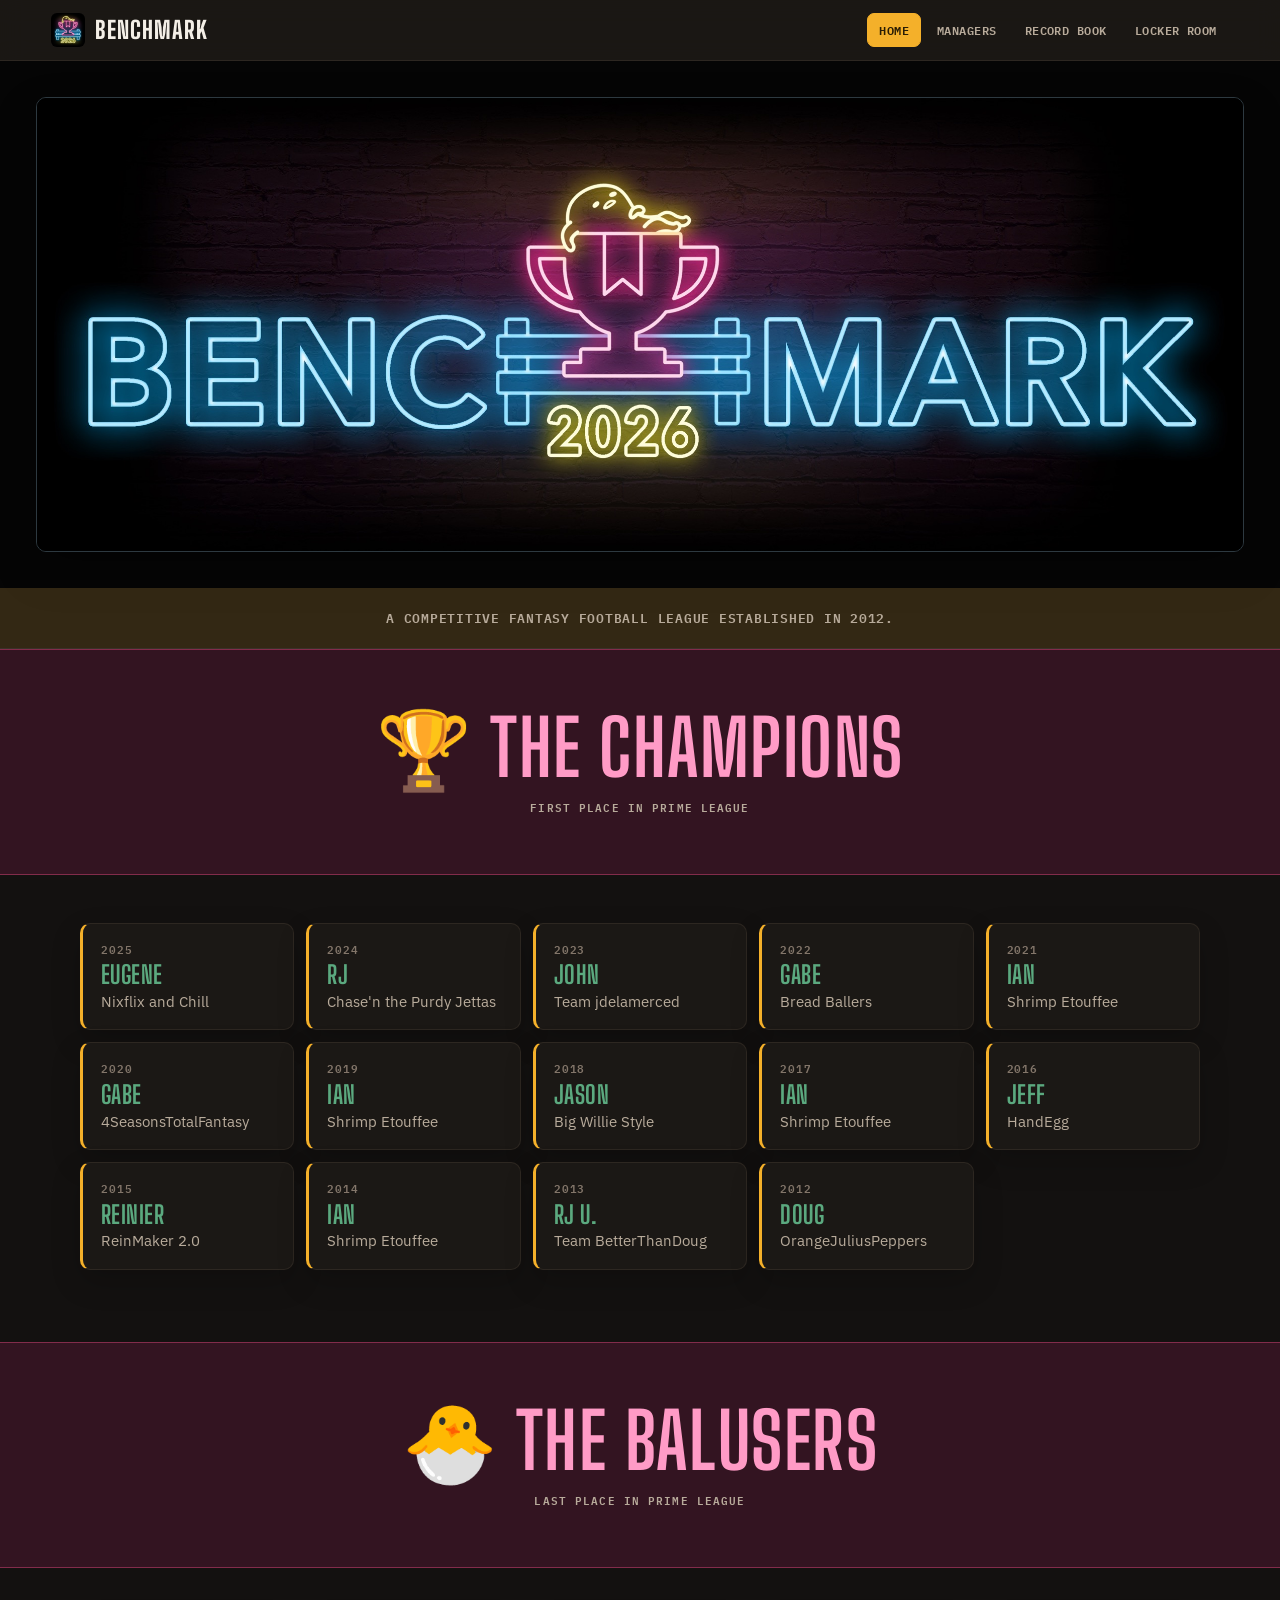
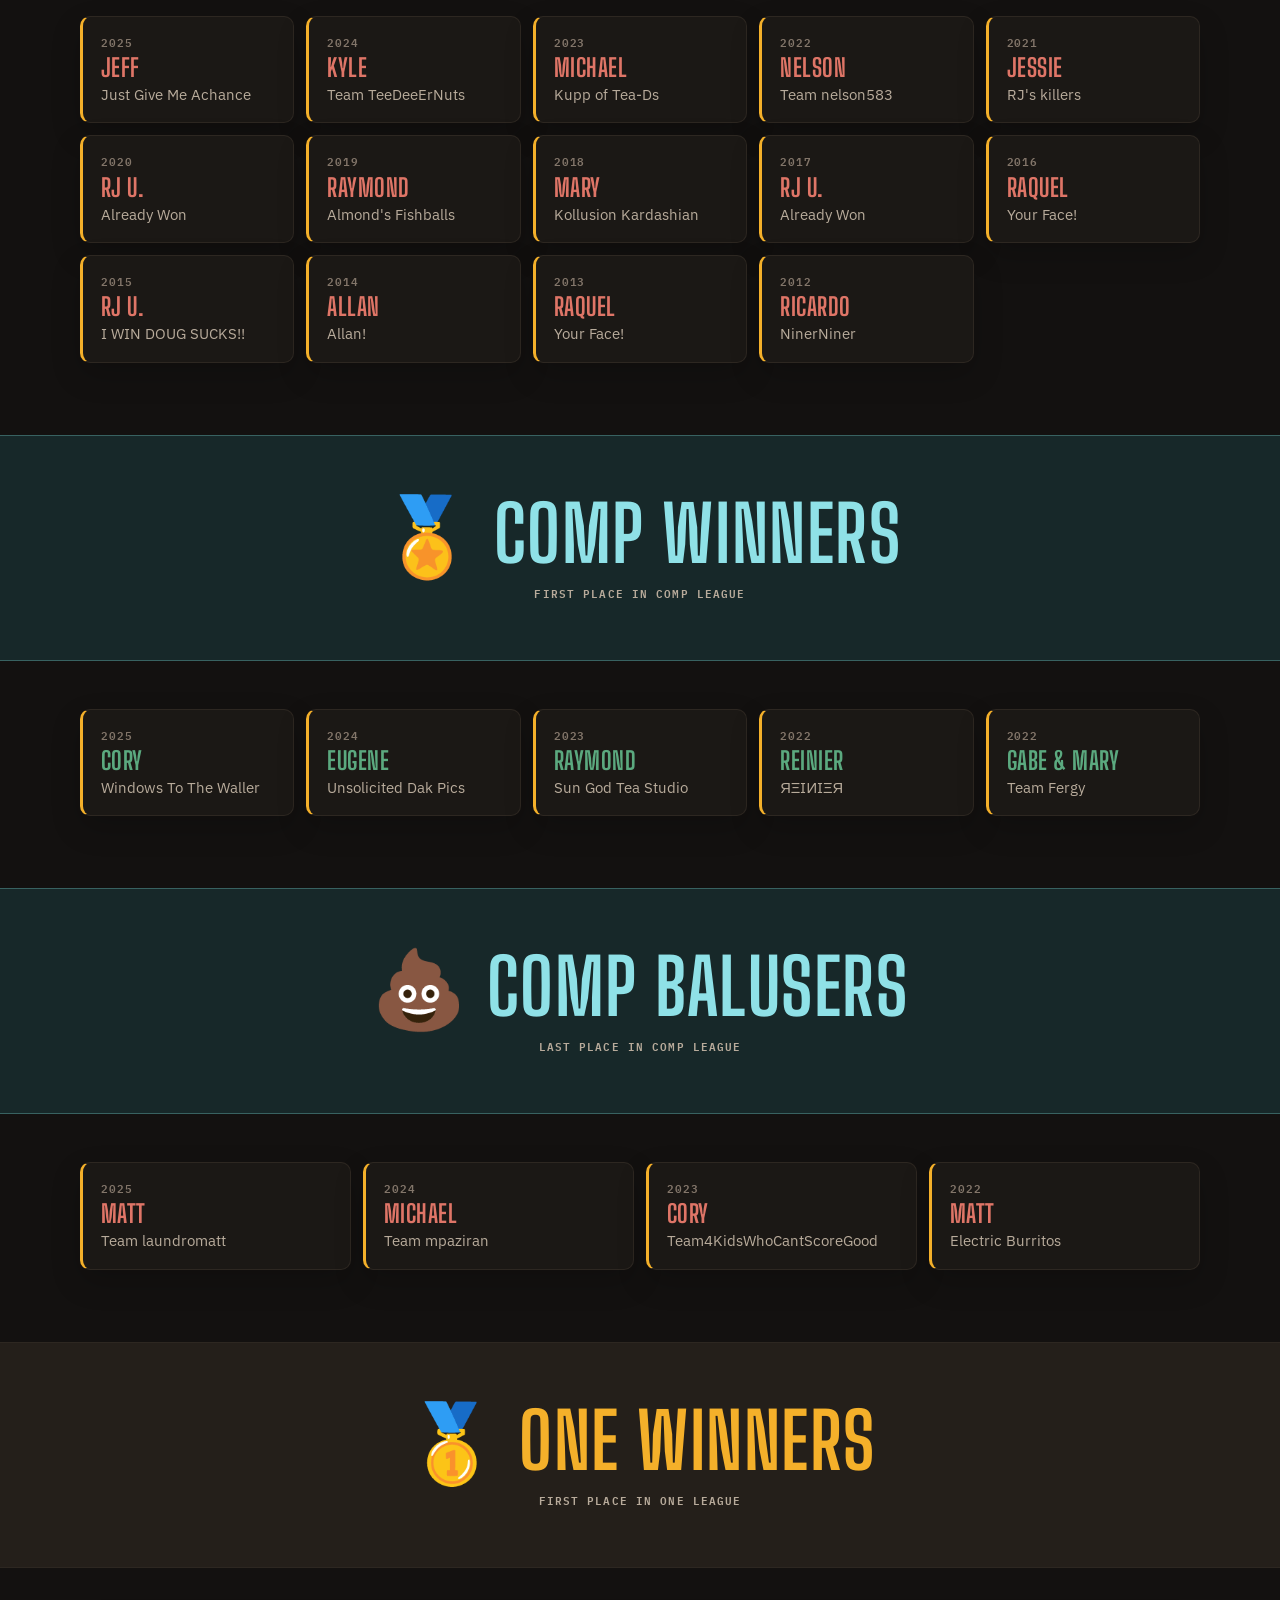
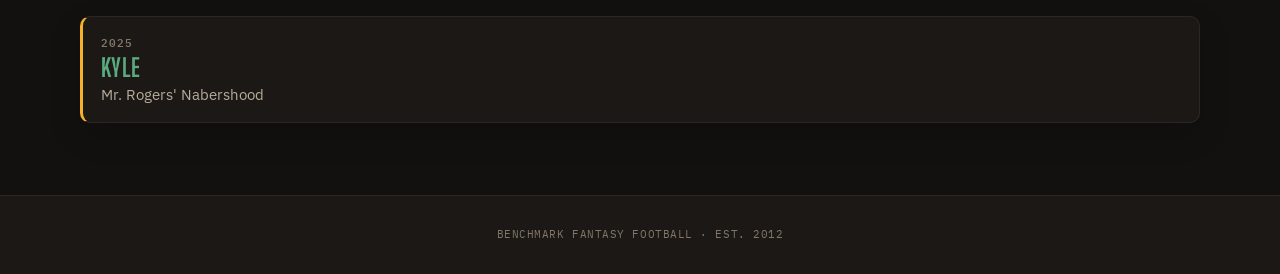
<file: index.html>
<!doctype html>
<html lang="en">
<head>
  <meta charset="utf-8">
  <meta name="viewport" content="width=device-width, initial-scale=1">
  <title>Benchmark Fantasy Football</title>
  <meta name="description" content="Benchmark fantasy football league champions, balusers, and league history.">
  <link rel="icon" href="assets/img/favicon.png">
  <link rel="apple-touch-icon" href="assets/img/apple-touch-icon.png">
  <link rel="canonical" href="https://www.benchmark.football/">
  <meta property="og:title" content="Benchmark Fantasy Football">
  <meta property="og:description" content="Benchmark fantasy football league champions, balusers, and league history.">
  <meta property="og:image" content="https://www.benchmark.football/assets/img/banner-2026.jpg">
  <link rel="stylesheet" href="assets/css/style.css?v=20260830-draft-prep-r32">
</head>
<body class="home-page">

<header class="site-header">
  <a class="brand" href="./" aria-label="Benchmark home"><img src="assets/img/favicon.png" alt="" width="36" height="36"><span>Benchmark</span></a>
  <nav class="site-nav" aria-label="Primary navigation"><a href="./" aria-current="page">Home</a><a href="managers">Managers</a><a href="record-book">Record Book</a><a href="locker-room">Locker Room</a></nav>
</header>
<main>
  <section class="hero home-hero">
    <img src="assets/img/banner-2026.jpg" alt="Benchmark 2026 league banner">
  </section>
  <section class="intro-band">
    <h1>A competitive fantasy football league established in 2012.</h1>
  </section>
  <section class="trophy-section division-prime">
    <header class="trophy-band">
      <h2>🏆 The Champions</h2>
      <p>First place in Prime League</p>
    </header>
    <div class="record-shell trophy-body">
    <div class="entry-grid">
<article class="entry-card">
  <div class="entry-year">2025</div>
  <h3>Eugene</h3>
  <p>Nixflix and Chill</p>
</article>
<article class="entry-card">
  <div class="entry-year">2024</div>
  <h3>RJ</h3>
  <p>Chase&#x27;n the Purdy Jettas</p>
</article>
<article class="entry-card">
  <div class="entry-year">2023</div>
  <h3>John</h3>
  <p>Team jdelamerced</p>
</article>
<article class="entry-card">
  <div class="entry-year">2022</div>
  <h3>Gabe</h3>
  <p>Bread Ballers</p>
</article>
<article class="entry-card">
  <div class="entry-year">2021</div>
  <h3>Ian</h3>
  <p>Shrimp Etouffee</p>
</article>
<article class="entry-card">
  <div class="entry-year">2020</div>
  <h3>Gabe</h3>
  <p>4SeasonsTotalFantasy</p>
</article>
<article class="entry-card">
  <div class="entry-year">2019</div>
  <h3>Ian</h3>
  <p>Shrimp Etouffee</p>
</article>
<article class="entry-card">
  <div class="entry-year">2018</div>
  <h3>Jason</h3>
  <p>Big Willie Style</p>
</article>
<article class="entry-card">
  <div class="entry-year">2017</div>
  <h3>Ian</h3>
  <p>Shrimp Etouffee</p>
</article>
<article class="entry-card">
  <div class="entry-year">2016</div>
  <h3>Jeff</h3>
  <p>HandEgg</p>
</article>
<article class="entry-card">
  <div class="entry-year">2015</div>
  <h3>Reinier</h3>
  <p>ReinMaker 2.0</p>
</article>
<article class="entry-card">
  <div class="entry-year">2014</div>
  <h3>Ian</h3>
  <p>Shrimp Etouffee</p>
</article>
<article class="entry-card">
  <div class="entry-year">2013</div>
  <h3>RJ U.</h3>
  <p>Team BetterThanDoug</p>
</article>
<article class="entry-card">
  <div class="entry-year">2012</div>
  <h3>Doug</h3>
  <p>OrangeJuliusPeppers</p>
</article>
</div>
    </div>
  </section>
  <section class="trophy-section division-prime baluser-section">
    <header class="trophy-band">
      <h2>🐣 The Balusers</h2>
      <p>Last place in Prime League</p>
    </header>
    <div class="record-shell trophy-body">
    <div class="entry-grid">
<article class="entry-card">
  <div class="entry-year">2025</div>
  <h3>Jeff</h3>
  <p>Just Give Me Achance</p>
</article>
<article class="entry-card">
  <div class="entry-year">2024</div>
  <h3>Kyle</h3>
  <p>Team TeeDeeErNuts</p>
</article>
<article class="entry-card">
  <div class="entry-year">2023</div>
  <h3>Michael</h3>
  <p>Kupp of Tea-Ds</p>
</article>
<article class="entry-card">
  <div class="entry-year">2022</div>
  <h3>Nelson</h3>
  <p>Team nelson583</p>
</article>
<article class="entry-card">
  <div class="entry-year">2021</div>
  <h3>Jessie</h3>
  <p>RJ&#x27;s killers</p>
</article>
<article class="entry-card">
  <div class="entry-year">2020</div>
  <h3>RJ U.</h3>
  <p>Already Won</p>
</article>
<article class="entry-card">
  <div class="entry-year">2019</div>
  <h3>Raymond</h3>
  <p>Almond&#x27;s Fishballs</p>
</article>
<article class="entry-card">
  <div class="entry-year">2018</div>
  <h3>Mary</h3>
  <p>Kollusion Kardashian</p>
</article>
<article class="entry-card">
  <div class="entry-year">2017</div>
  <h3>RJ U.</h3>
  <p>Already Won</p>
</article>
<article class="entry-card">
  <div class="entry-year">2016</div>
  <h3>Raquel</h3>
  <p>Your Face!</p>
</article>
<article class="entry-card">
  <div class="entry-year">2015</div>
  <h3>RJ U.</h3>
  <p>I WIN DOUG SUCKS!!</p>
</article>
<article class="entry-card">
  <div class="entry-year">2014</div>
  <h3>Allan</h3>
  <p>Allan!</p>
</article>
<article class="entry-card">
  <div class="entry-year">2013</div>
  <h3>Raquel</h3>
  <p>Your Face!</p>
</article>
<article class="entry-card">
  <div class="entry-year">2012</div>
  <h3>Ricardo</h3>
  <p>NinerNiner</p>
</article>
</div>
    </div>
  </section>
  <section class="trophy-section division-comp">
    <header class="trophy-band">
      <h2>🏅 Comp Winners</h2>
      <p>First place in Comp League</p>
    </header>
    <div class="record-shell trophy-body">
    <div class="entry-grid">
<article class="entry-card">
  <div class="entry-year">2025</div>
  <h3>Cory</h3>
  <p>Windows To The Waller</p>
</article>
<article class="entry-card">
  <div class="entry-year">2024</div>
  <h3>Eugene</h3>
  <p>Unsolicited Dak Pics</p>
</article>
<article class="entry-card">
  <div class="entry-year">2023</div>
  <h3>Raymond</h3>
  <p>Sun God Tea Studio</p>
</article>
<article class="entry-card">
  <div class="entry-year">2022</div>
  <h3>Reinier</h3>
  <p>ЯΞIИIΞЯ</p>
</article>
<article class="entry-card">
  <div class="entry-year">2022</div>
  <h3>Gabe & Mary</h3>
  <p>Team Fergy</p>
</article>
</div>
    </div>
  </section>
  <section class="trophy-section division-comp baluser-section">
    <header class="trophy-band">
      <h2>💩 Comp Balusers</h2>
      <p>Last place in Comp League</p>
    </header>
    <div class="record-shell trophy-body">
    <div class="entry-grid">
<article class="entry-card">
  <div class="entry-year">2025</div>
  <h3>Matt</h3>
  <p>Team laundromatt</p>
</article>
<article class="entry-card">
  <div class="entry-year">2024</div>
  <h3>Michael</h3>
  <p>Team mpaziran</p>
</article>
<article class="entry-card">
  <div class="entry-year">2023</div>
  <h3>Cory</h3>
  <p>Team4KidsWhoCantScoreGood</p>
</article>
<article class="entry-card">
  <div class="entry-year">2022</div>
  <h3>Matt</h3>
  <p>Electric Burritos</p>
</article>
</div>
    </div>
  </section>
  <section class="trophy-section division-one">
    <header class="trophy-band">
      <h2>🥇 One Winners</h2>
      <p>First place in One League</p>
    </header>
    <div class="record-shell trophy-body">
    <div class="entry-grid">
<article class="entry-card">
  <div class="entry-year">2025</div>
  <h3>Kyle</h3>
  <p>Mr. Rogers&#x27; Nabershood</p>
</article>
</div>
    </div>
  </section>
</main>

<footer class="site-footer">
  <p>Benchmark Fantasy Football · Est. 2012</p>
</footer>
</body>
</html>
</file>
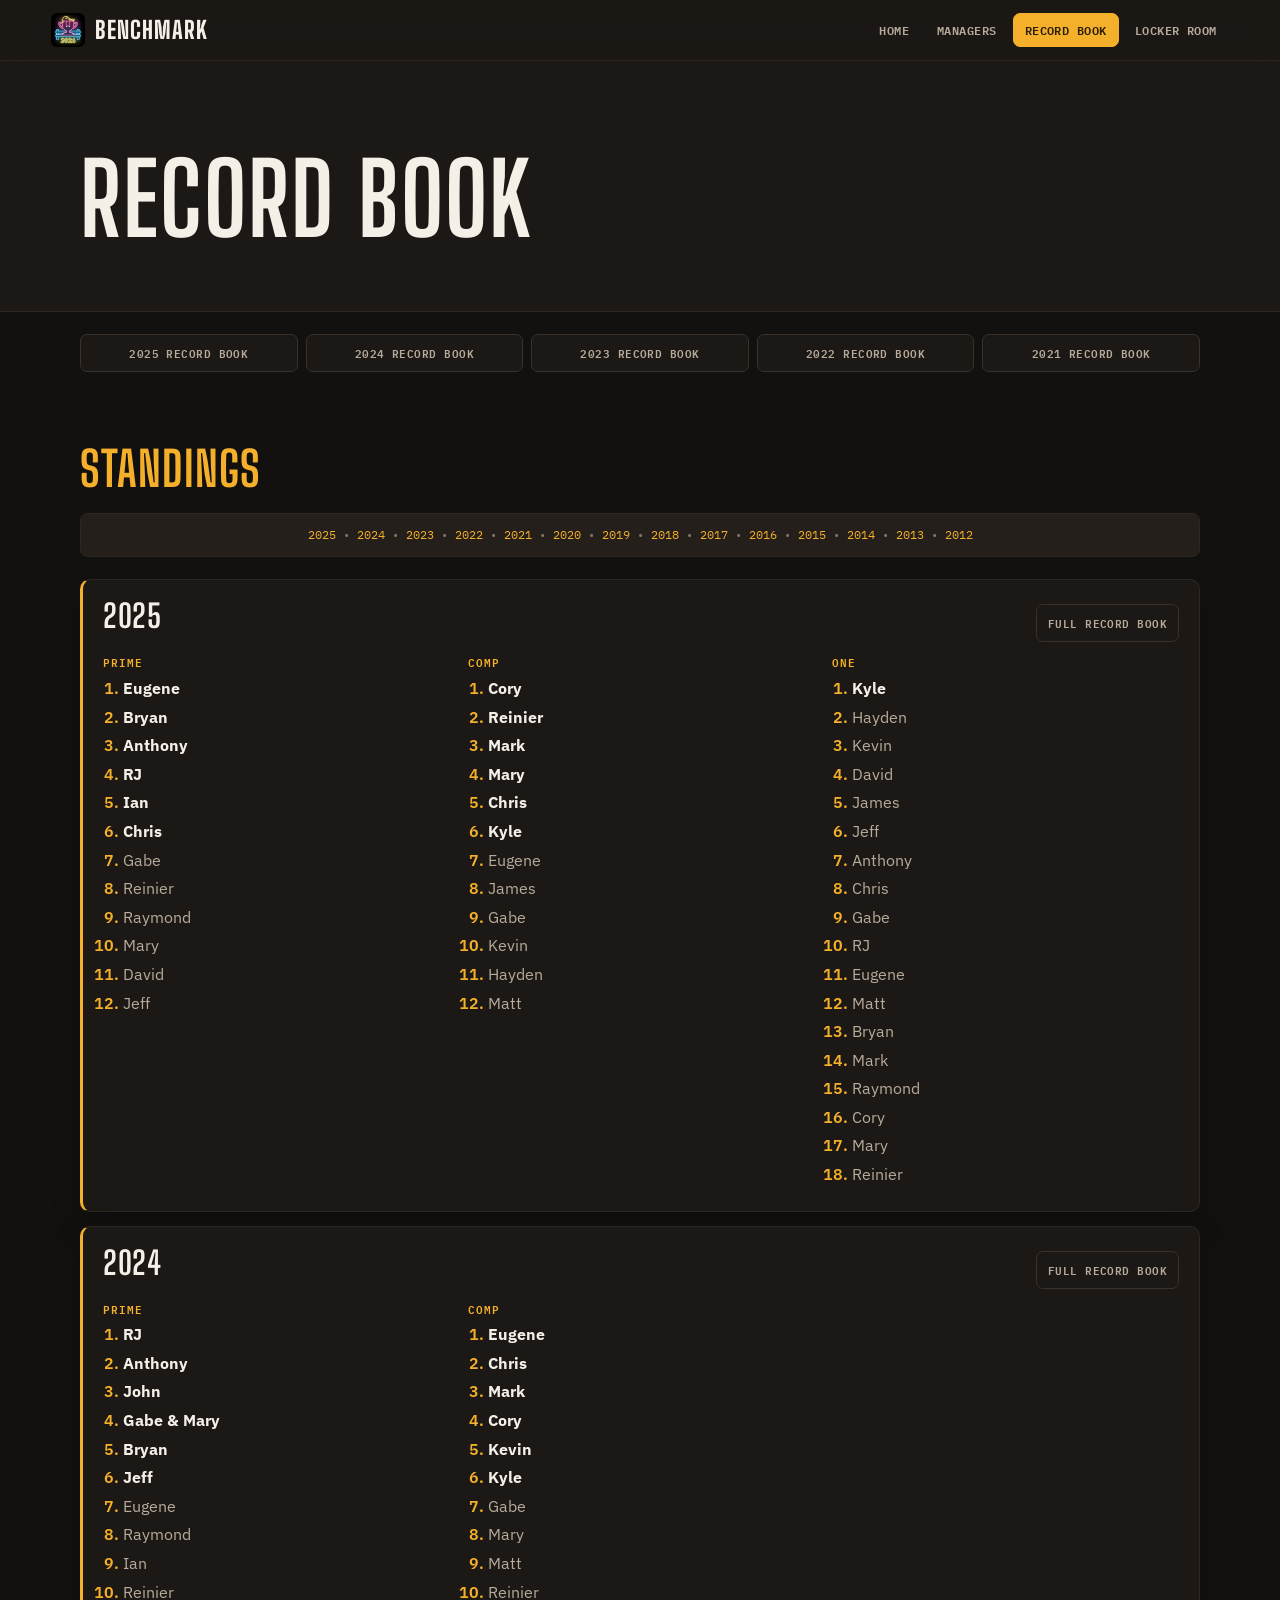
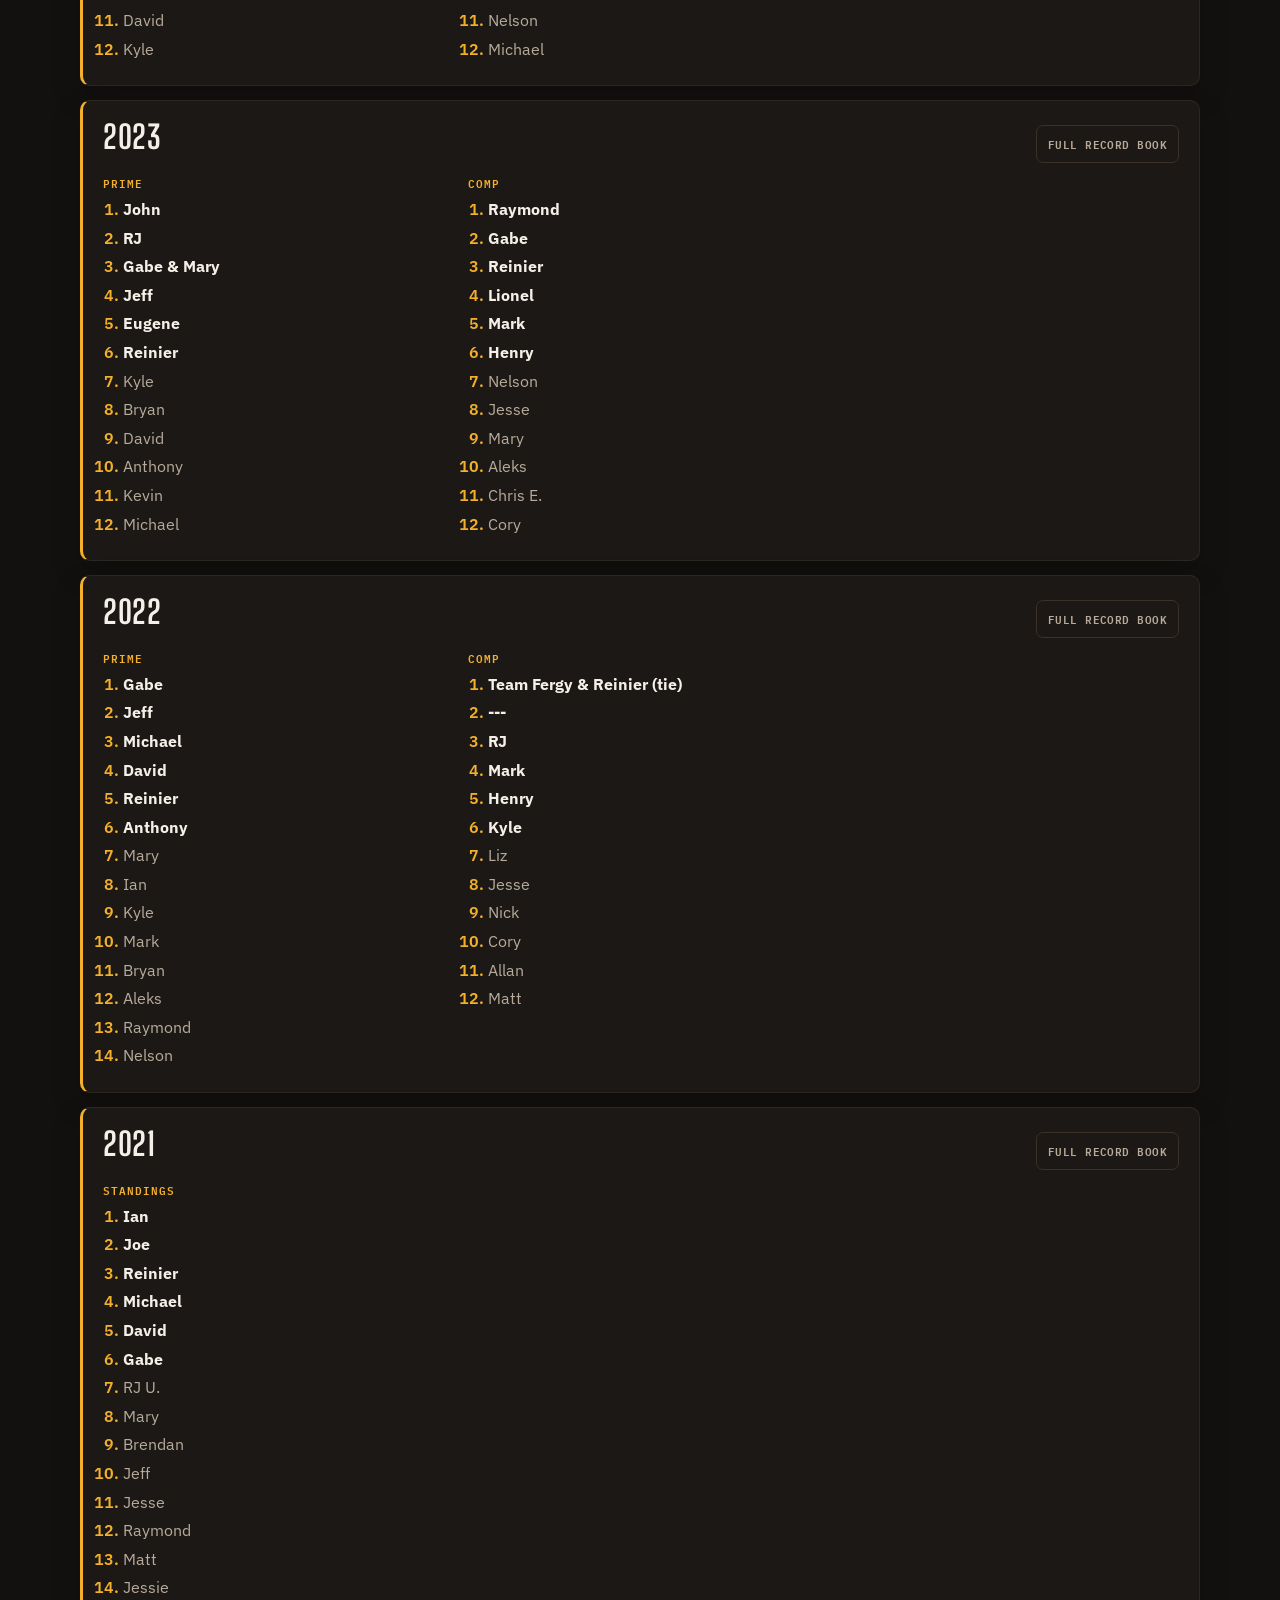
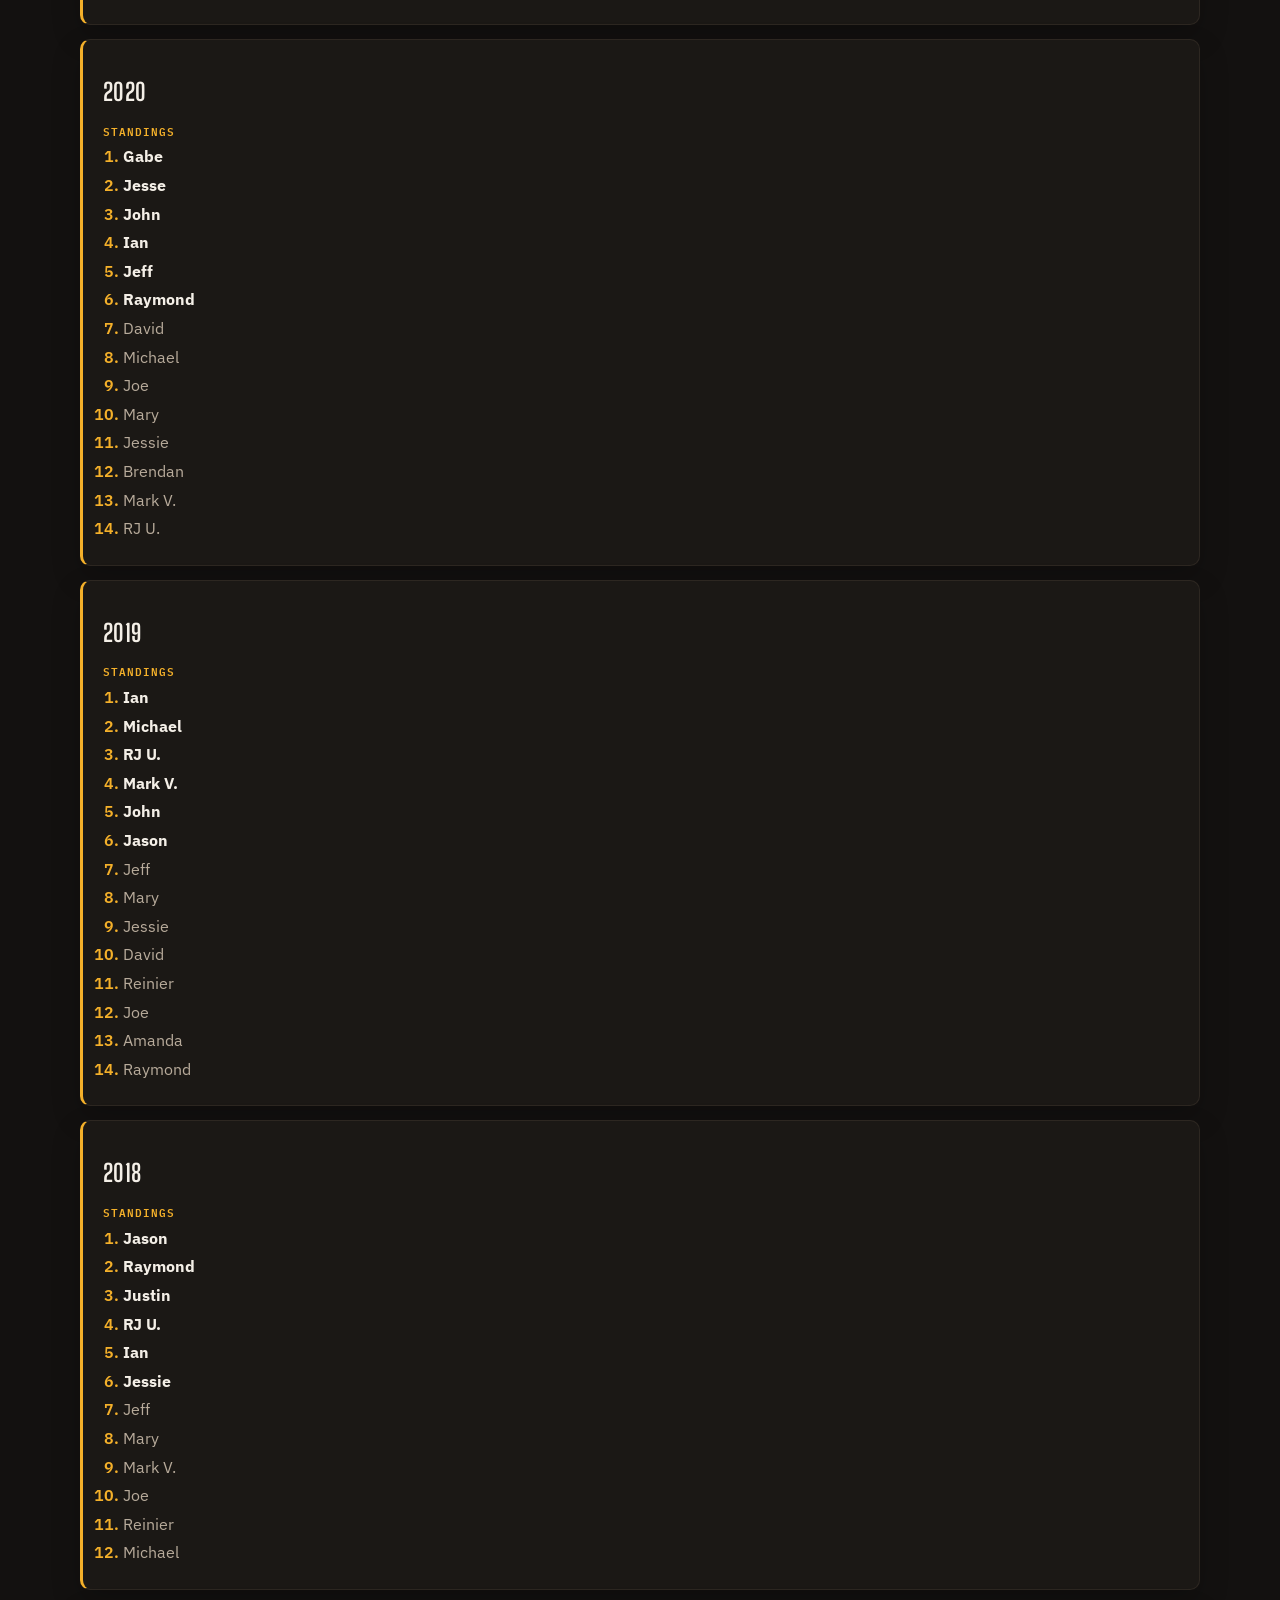
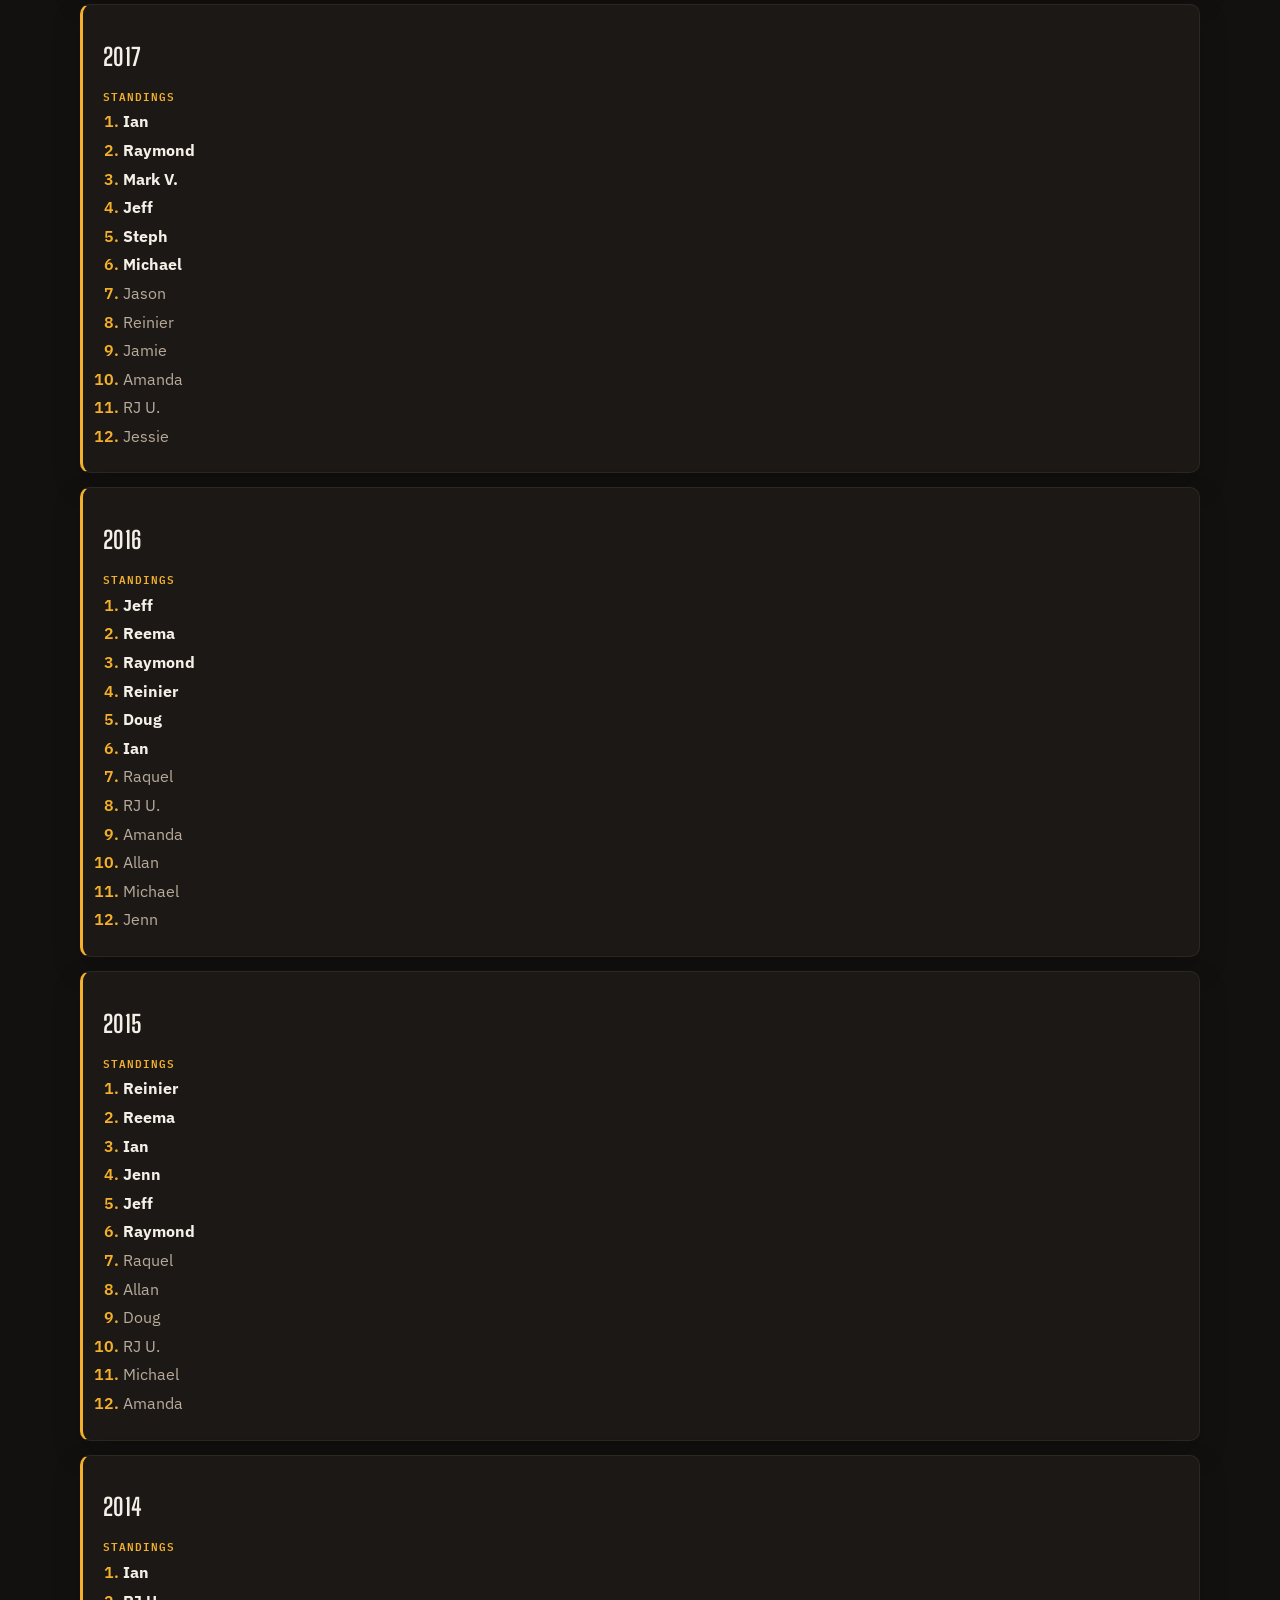
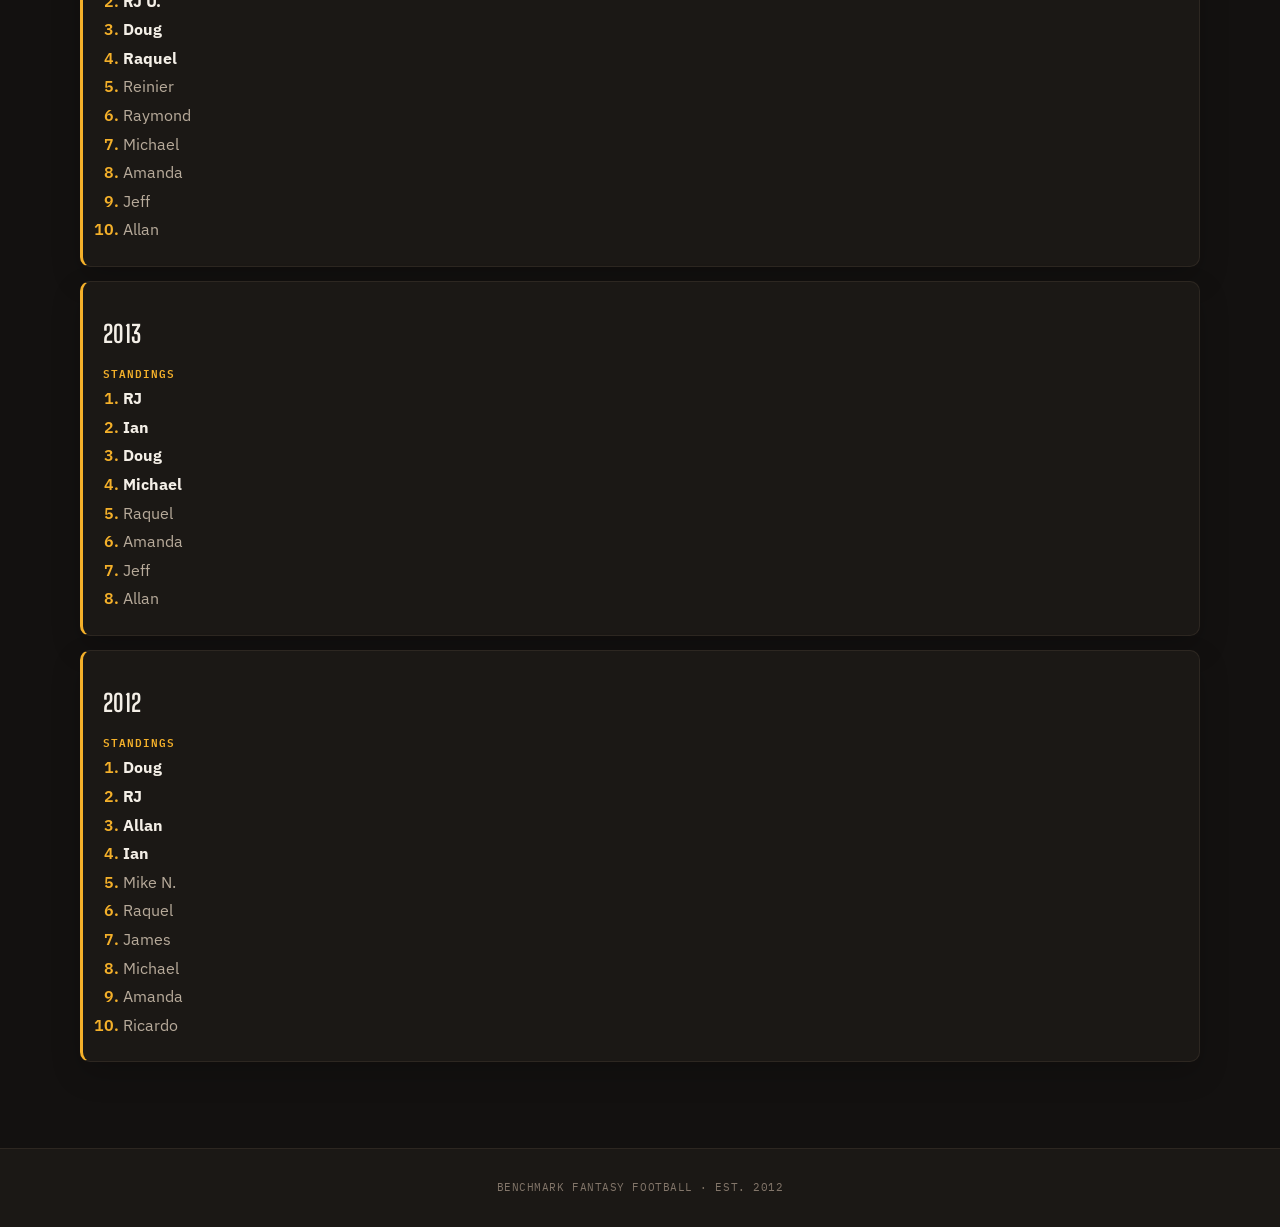
<file: record-book/index.html>
<!doctype html>
<html lang="en">
<head>
  <meta charset="utf-8">
  <meta name="viewport" content="width=device-width, initial-scale=1">
  <title>Benchmark - Record Book</title>
  <meta name="description" content="Benchmark fantasy football standings by season from 2012 through 2025.">
  <link rel="icon" href="../assets/img/favicon.png">
  <link rel="apple-touch-icon" href="../assets/img/apple-touch-icon.png">
  <link rel="canonical" href="https://www.benchmark.football/record-book">
  <meta property="og:title" content="Benchmark - Record Book">
  <meta property="og:description" content="Benchmark fantasy football standings by season from 2012 through 2025.">
  <meta property="og:image" content="https://www.benchmark.football/assets/img/banner-2026.jpg">
  <link rel="stylesheet" href="../assets/css/style.css?v=20260830-draft-prep-r32">
</head>
<body class="">

<header class="site-header">
  <a class="brand" href="../" aria-label="Benchmark home"><img src="../assets/img/favicon.png" alt="" width="36" height="36"><span>Benchmark</span></a>
  <nav class="site-nav" aria-label="Primary navigation"><a href="../">Home</a><a href="../managers">Managers</a><a href="../record-book" aria-current="page">Record Book</a><a href="../locker-room">Locker Room</a></nav>
</header><main><section class="page-title"><div class="record-shell"><h1>Record Book</h1></div></section><section class="quick-years" aria-label="Season record book pages"><a href="2025">2025 record book</a><a href="2024">2024 record book</a><a href="2023">2023 record book</a><a href="2022">2022 record book</a><a href="2021">2021 record book</a></section><section class="content-section standings-section"><h2>Standings</h2><nav class="manager-index record-year-index" aria-label="Standings year index"><a href="#season-2025">2025</a><span class="manager-index-separator" aria-hidden="true"> • </span><a href="#season-2024">2024</a><span class="manager-index-separator" aria-hidden="true"> • </span><a href="#season-2023">2023</a><span class="manager-index-separator" aria-hidden="true"> • </span><a href="#season-2022">2022</a><span class="manager-index-separator" aria-hidden="true"> • </span><a href="#season-2021">2021</a><span class="manager-index-separator" aria-hidden="true"> • </span><a href="#season-2020">2020</a><span class="manager-index-separator" aria-hidden="true"> • </span><a href="#season-2019">2019</a><span class="manager-index-separator" aria-hidden="true"> • </span><a href="#season-2018">2018</a><span class="manager-index-separator" aria-hidden="true"> • </span><a href="#season-2017">2017</a><span class="manager-index-separator" aria-hidden="true"> • </span><a href="#season-2016">2016</a><span class="manager-index-separator" aria-hidden="true"> • </span><a href="#season-2015">2015</a><span class="manager-index-separator" aria-hidden="true"> • </span><a href="#season-2014">2014</a><span class="manager-index-separator" aria-hidden="true"> • </span><a href="#season-2013">2013</a><span class="manager-index-separator" aria-hidden="true"> • </span><a href="#season-2012">2012</a></nav><div id="season-2025"><article class="season-block"><div class="season-block-header"><h2>2025</h2><a class="season-link" href="2025">Full record book</a></div><div class="division-grid aligned-division-grid"><div class="standing-division"><h3>PRIME</h3><ol><li>Eugene</li><li>Bryan</li><li>Anthony</li><li>RJ</li><li>Ian</li><li>Chris</li><li>Gabe</li><li>Reinier</li><li>Raymond</li><li>Mary</li><li>David</li><li>Jeff</li></ol></div><div class="standing-division"><h3>COMP</h3><ol><li>Cory</li><li>Reinier</li><li>Mark</li><li>Mary</li><li>Chris</li><li>Kyle</li><li>Eugene</li><li>James</li><li>Gabe</li><li>Kevin</li><li>Hayden</li><li>Matt</li></ol></div><div class="standing-division standing-one"><h3>ONE</h3><ol><li>Kyle</li><li>Hayden</li><li>Kevin</li><li>David</li><li>James</li><li>Jeff</li><li>Anthony</li><li>Chris</li><li>Gabe</li><li>RJ</li><li>Eugene</li><li>Matt</li><li>Bryan</li><li>Mark</li><li>Raymond</li><li>Cory</li><li>Mary</li><li>Reinier</li></ol></div></div></article></div><div id="season-2024"><article class="season-block"><div class="season-block-header"><h2>2024</h2><a class="season-link" href="2024">Full record book</a></div><div class="division-grid aligned-division-grid"><div class="standing-division"><h3>PRIME</h3><ol><li>RJ</li><li>Anthony</li><li>John</li><li>Gabe &amp; Mary</li><li>Bryan</li><li>Jeff</li><li>Eugene</li><li>Raymond</li><li>Ian</li><li>Reinier</li><li>David</li><li>Kyle</li></ol></div><div class="standing-division"><h3>COMP</h3><ol><li>Eugene</li><li>Chris</li><li>Mark</li><li>Cory</li><li>Kevin</li><li>Kyle</li><li>Gabe</li><li>Mary</li><li>Matt</li><li>Reinier</li><li>Nelson</li><li>Michael</li></ol></div></div></article></div><div id="season-2023"><article class="season-block"><div class="season-block-header"><h2>2023</h2><a class="season-link" href="2023">Full record book</a></div><div class="division-grid aligned-division-grid"><div class="standing-division"><h3>PRIME</h3><ol><li>John</li><li>RJ</li><li>Gabe &amp; Mary</li><li>Jeff</li><li>Eugene</li><li>Reinier</li><li>Kyle</li><li>Bryan</li><li>David</li><li>Anthony</li><li>Kevin</li><li>Michael</li></ol></div><div class="standing-division"><h3>COMP</h3><ol><li>Raymond</li><li>Gabe</li><li>Reinier</li><li>Lionel</li><li>Mark</li><li>Henry</li><li>Nelson</li><li>Jesse</li><li>Mary</li><li>Aleks</li><li>Chris E.</li><li>Cory</li></ol></div></div></article></div><div id="season-2022"><article class="season-block"><div class="season-block-header"><h2>2022</h2><a class="season-link" href="2022">Full record book</a></div><div class="division-grid aligned-division-grid"><div class="standing-division"><h3>PRIME</h3><ol><li>Gabe</li><li>Jeff</li><li>Michael</li><li>David</li><li>Reinier</li><li>Anthony</li><li>Mary</li><li>Ian</li><li>Kyle</li><li>Mark</li><li>Bryan</li><li>Aleks</li><li>Raymond</li><li>Nelson</li></ol></div><div class="standing-division"><h3>COMP</h3><ol><li>Team Fergy &amp; Reinier (tie)</li><li>---</li><li>RJ</li><li>Mark</li><li>Henry</li><li>Kyle</li><li>Liz</li><li>Jesse</li><li>Nick</li><li>Cory</li><li>Allan</li><li>Matt</li></ol></div></div></article></div><div id="season-2021"><article class="season-block"><div class="season-block-header"><h2>2021</h2><a class="season-link" href="2021">Full record book</a></div><div class="division-grid"><div class="standing-division"><h3>STANDINGS</h3><ol><li>Ian</li><li>Joe</li><li>Reinier</li><li>Michael</li><li>David</li><li>Gabe</li><li>RJ U.</li><li>Mary</li><li>Brendan</li><li>Jeff</li><li>Jesse</li><li>Raymond</li><li>Matt</li><li>Jessie</li></ol></div></div></article></div><div id="season-2020"><article class="season-block"><h2>2020</h2><div class="division-grid"><div class="standing-division"><h3>STANDINGS</h3><ol><li>Gabe</li><li>Jesse</li><li>John</li><li>Ian</li><li>Jeff</li><li>Raymond</li><li>David</li><li>Michael</li><li>Joe</li><li>Mary</li><li>Jessie</li><li>Brendan</li><li>Mark V.</li><li>RJ U.</li></ol></div></div></article></div><div id="season-2019"><article class="season-block"><h2>2019</h2><div class="division-grid"><div class="standing-division"><h3>STANDINGS</h3><ol><li>Ian</li><li>Michael</li><li>RJ U.</li><li>Mark V.</li><li>John</li><li>Jason</li><li>Jeff</li><li>Mary</li><li>Jessie</li><li>David</li><li>Reinier</li><li>Joe</li><li>Amanda</li><li>Raymond</li></ol></div></div></article></div><div id="season-2018"><article class="season-block"><h2>2018</h2><div class="division-grid"><div class="standing-division"><h3>STANDINGS</h3><ol><li>Jason</li><li>Raymond</li><li>Justin</li><li>RJ U.</li><li>Ian</li><li>Jessie</li><li>Jeff</li><li>Mary</li><li>Mark V.</li><li>Joe</li><li>Reinier</li><li>Michael</li></ol></div></div></article></div><div id="season-2017"><article class="season-block"><h2>2017</h2><div class="division-grid"><div class="standing-division"><h3>STANDINGS</h3><ol><li>Ian</li><li>Raymond</li><li>Mark V.</li><li>Jeff</li><li>Steph</li><li>Michael</li><li>Jason</li><li>Reinier</li><li>Jamie</li><li>Amanda</li><li>RJ U.</li><li>Jessie</li></ol></div></div></article></div><div id="season-2016"><article class="season-block"><h2>2016</h2><div class="division-grid"><div class="standing-division"><h3>STANDINGS</h3><ol><li>Jeff</li><li>Reema</li><li>Raymond</li><li>Reinier</li><li>Doug</li><li>Ian</li><li>Raquel</li><li>RJ U.</li><li>Amanda</li><li>Allan</li><li>Michael</li><li>Jenn</li></ol></div></div></article></div><div id="season-2015"><article class="season-block"><h2>2015</h2><div class="division-grid"><div class="standing-division"><h3>STANDINGS</h3><ol><li>Reinier</li><li>Reema</li><li>Ian</li><li>Jenn</li><li>Jeff</li><li>Raymond</li><li>Raquel</li><li>Allan</li><li>Doug</li><li>RJ U.</li><li>Michael</li><li>Amanda</li></ol></div></div></article></div><div id="season-2014"><article class="season-block"><h2>2014</h2><div class="division-grid"><div class="standing-division"><h3>STANDINGS</h3><ol><li>Ian</li><li>RJ U.</li><li>Doug</li><li>Raquel</li><li>Reinier</li><li>Raymond</li><li>Michael</li><li>Amanda</li><li>Jeff</li><li>Allan</li></ol></div></div></article></div><div id="season-2013"><article class="season-block"><h2>2013</h2><div class="division-grid"><div class="standing-division"><h3>STANDINGS</h3><ol><li>RJ</li><li>Ian</li><li>Doug</li><li>Michael</li><li>Raquel</li><li>Amanda</li><li>Jeff</li><li>Allan</li></ol></div></div></article></div><div id="season-2012"><article class="season-block"><h2>2012</h2><div class="division-grid"><div class="standing-division"><h3>STANDINGS</h3><ol><li>Doug</li><li>RJ</li><li>Allan</li><li>Ian</li><li>Mike N.</li><li>Raquel</li><li>James</li><li>Michael</li><li>Amanda</li><li>Ricardo</li></ol></div></div></article></div></section></main>
<footer class="site-footer">
  <p>Benchmark Fantasy Football · Est. 2012</p>
</footer>
</body>
</html>
</file>
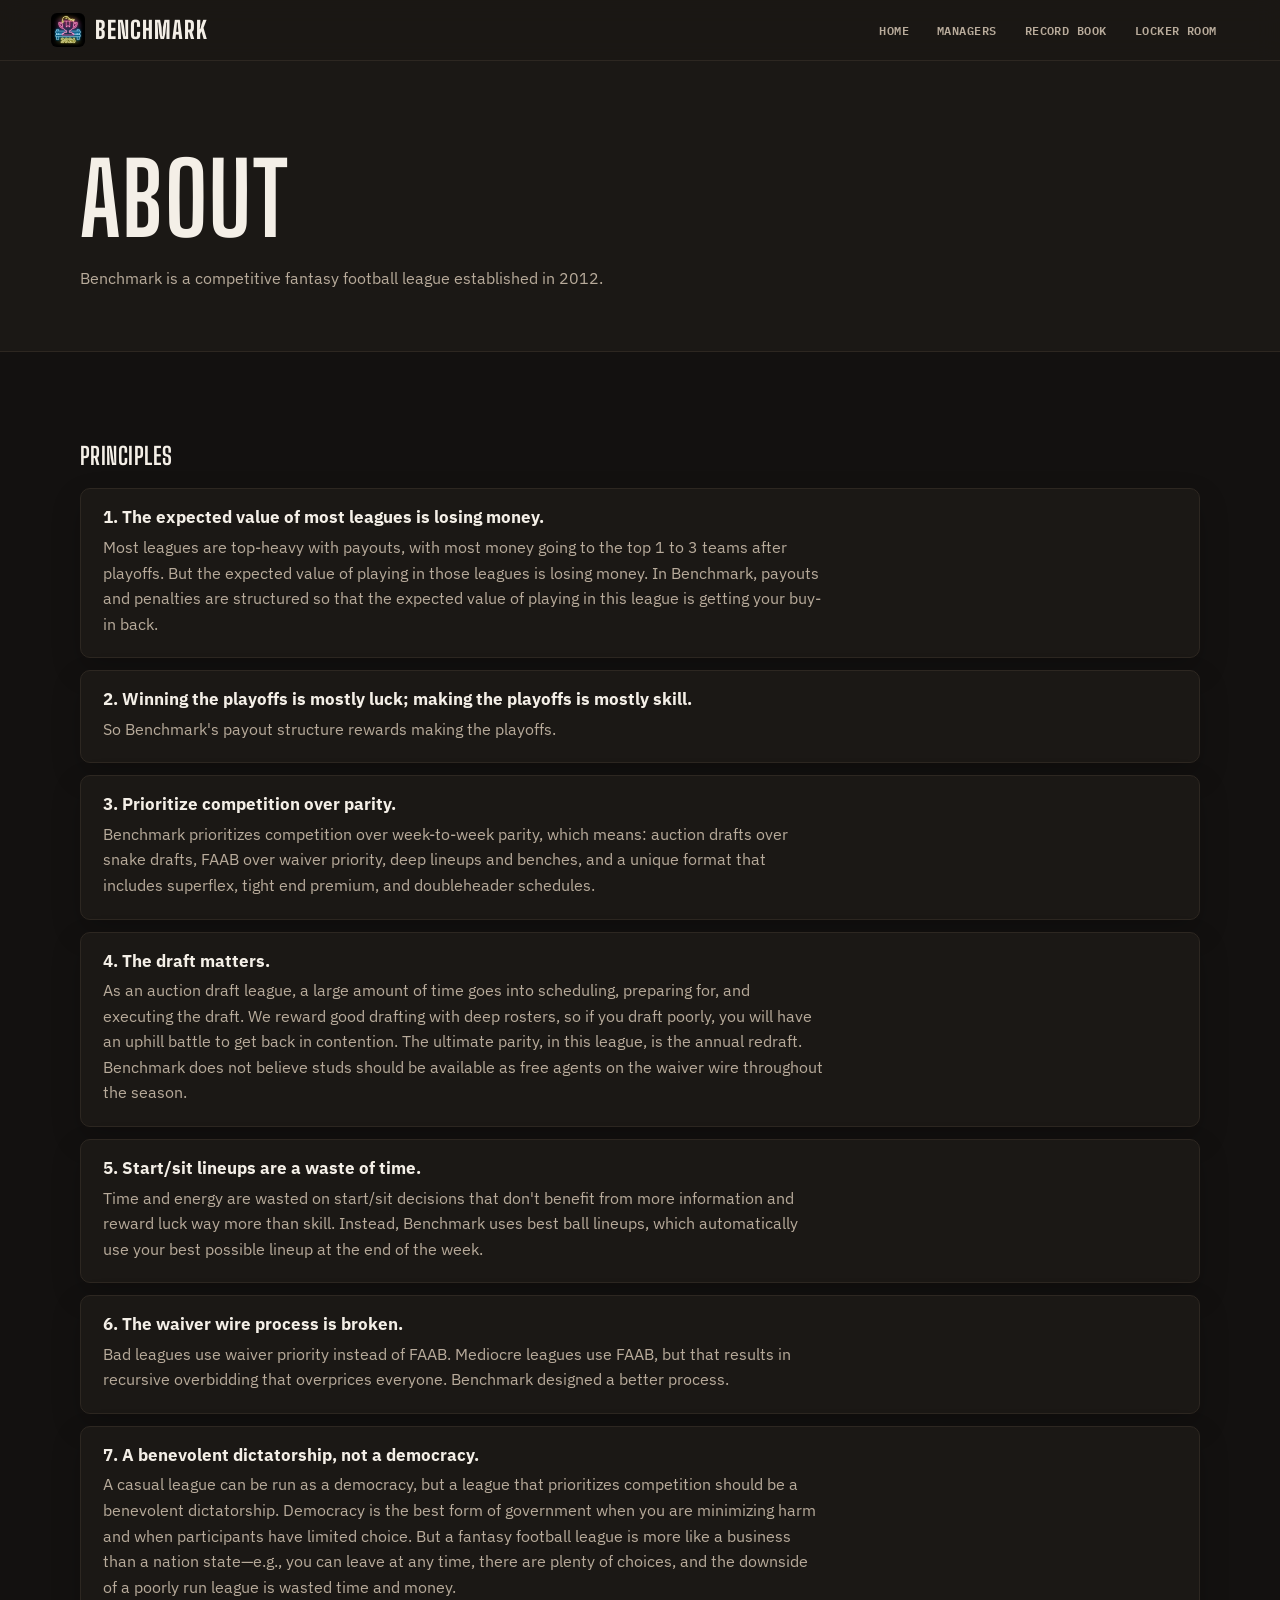
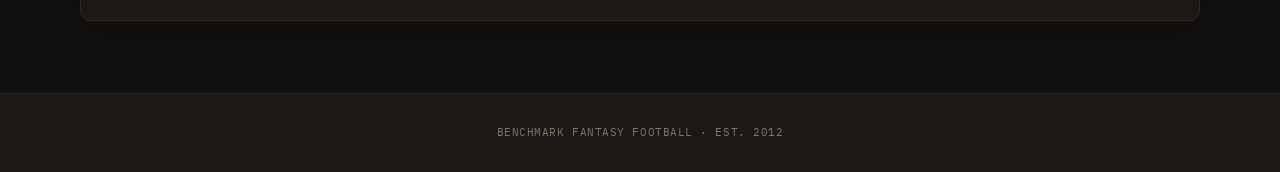
<file: about.html>
<!doctype html>
<html lang="en">
<head>
  <meta charset="utf-8">
  <meta name="viewport" content="width=device-width, initial-scale=1">
  <title>Benchmark - About</title>
  <meta name="description" content="The seven principles behind Benchmark fantasy football.">
  <link rel="icon" href="assets/img/favicon.png">
  <link rel="apple-touch-icon" href="assets/img/apple-touch-icon.png">
  <link rel="canonical" href="https://www.benchmark.football/about">
  <meta property="og:title" content="Benchmark - About">
  <meta property="og:description" content="The seven principles behind Benchmark fantasy football.">
  <meta property="og:image" content="https://www.benchmark.football/assets/img/banner-2026.jpg">
  <link rel="stylesheet" href="assets/css/style.css?v=20260830-draft-prep-r32">
</head>
<body class="">

<header class="site-header">
  <a class="brand" href="./" aria-label="Benchmark home"><img src="assets/img/favicon.png" alt="" width="36" height="36"><span>Benchmark</span></a>
  <nav class="site-nav" aria-label="Primary navigation"><a href="./">Home</a><a href="managers">Managers</a><a href="record-book">Record Book</a><a href="locker-room">Locker Room</a></nav>
</header><main><section class="page-title"><div class="record-shell"><h1>About</h1><p>Benchmark is a competitive fantasy football league established in 2012.</p></div></section><section class="content-section"><h2>Principles</h2><div class="principle-list"><article class="principle"><h3>1. The expected value of most leagues is losing money.</h3><p>Most leagues are top-heavy with payouts, with most money going to the top 1 to 3 teams after playoffs. But the expected value of playing in those leagues is losing money. In Benchmark, payouts and penalties are structured so that the expected value of playing in this league is getting your buy-in back.</p></article><article class="principle"><h3>2. Winning the playoffs is mostly luck; making the playoffs is mostly skill.</h3><p>So Benchmark&#x27;s payout structure rewards making the playoffs.</p></article><article class="principle"><h3>3. Prioritize competition over parity.</h3><p>Benchmark prioritizes competition over week-to-week parity, which means: auction drafts over snake drafts, FAAB over waiver priority, deep lineups and benches, and a unique format that includes superflex, tight end premium, and doubleheader schedules.</p></article><article class="principle"><h3>4. The draft matters.</h3><p>As an auction draft league, a large amount of time goes into scheduling, preparing for, and executing the draft. We reward good drafting with deep rosters, so if you draft poorly, you will have an uphill battle to get back in contention. The ultimate parity, in this league, is the annual redraft. Benchmark does not believe studs should be available as free agents on the waiver wire throughout the season.</p></article><article class="principle"><h3>5. Start/sit lineups are a waste of time.</h3><p>Time and energy are wasted on start/sit decisions that don&#x27;t benefit from more information and reward luck way more than skill. Instead, Benchmark uses best ball lineups, which automatically use your best possible lineup at the end of the week.</p></article><article class="principle"><h3>6. The waiver wire process is broken.</h3><p>Bad leagues use waiver priority instead of FAAB. Mediocre leagues use FAAB, but that results in recursive overbidding that overprices everyone. Benchmark designed a better process.</p></article><article class="principle"><h3>7. A benevolent dictatorship, not a democracy.</h3><p>A casual league can be run as a democracy, but a league that prioritizes competition should be a benevolent dictatorship. Democracy is the best form of government when you are minimizing harm and when participants have limited choice. But a fantasy football league is more like a business than a nation state—e.g., you can leave at any time, there are plenty of choices, and the downside of a poorly run league is wasted time and money.</p></article></div></section></main>
<footer class="site-footer">
  <p>Benchmark Fantasy Football · Est. 2012</p>
</footer>
</body>
</html>
</file>
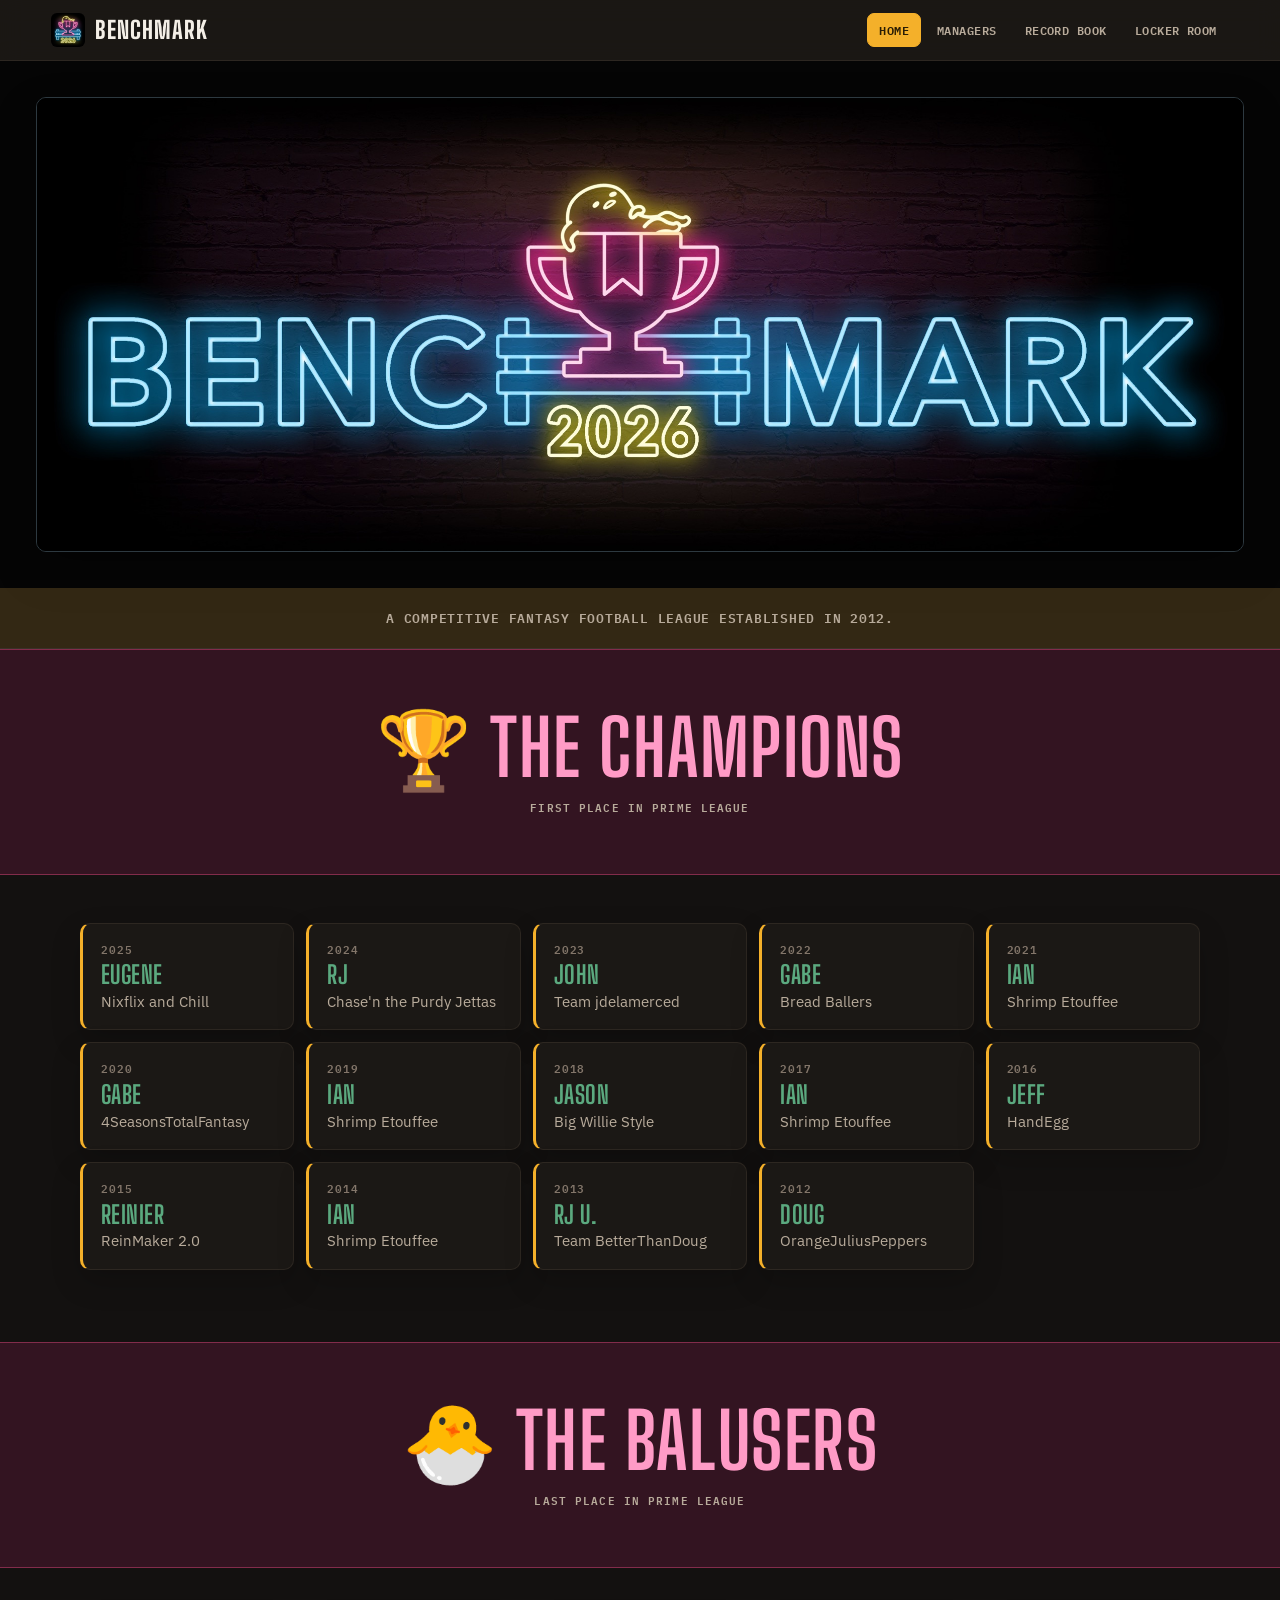
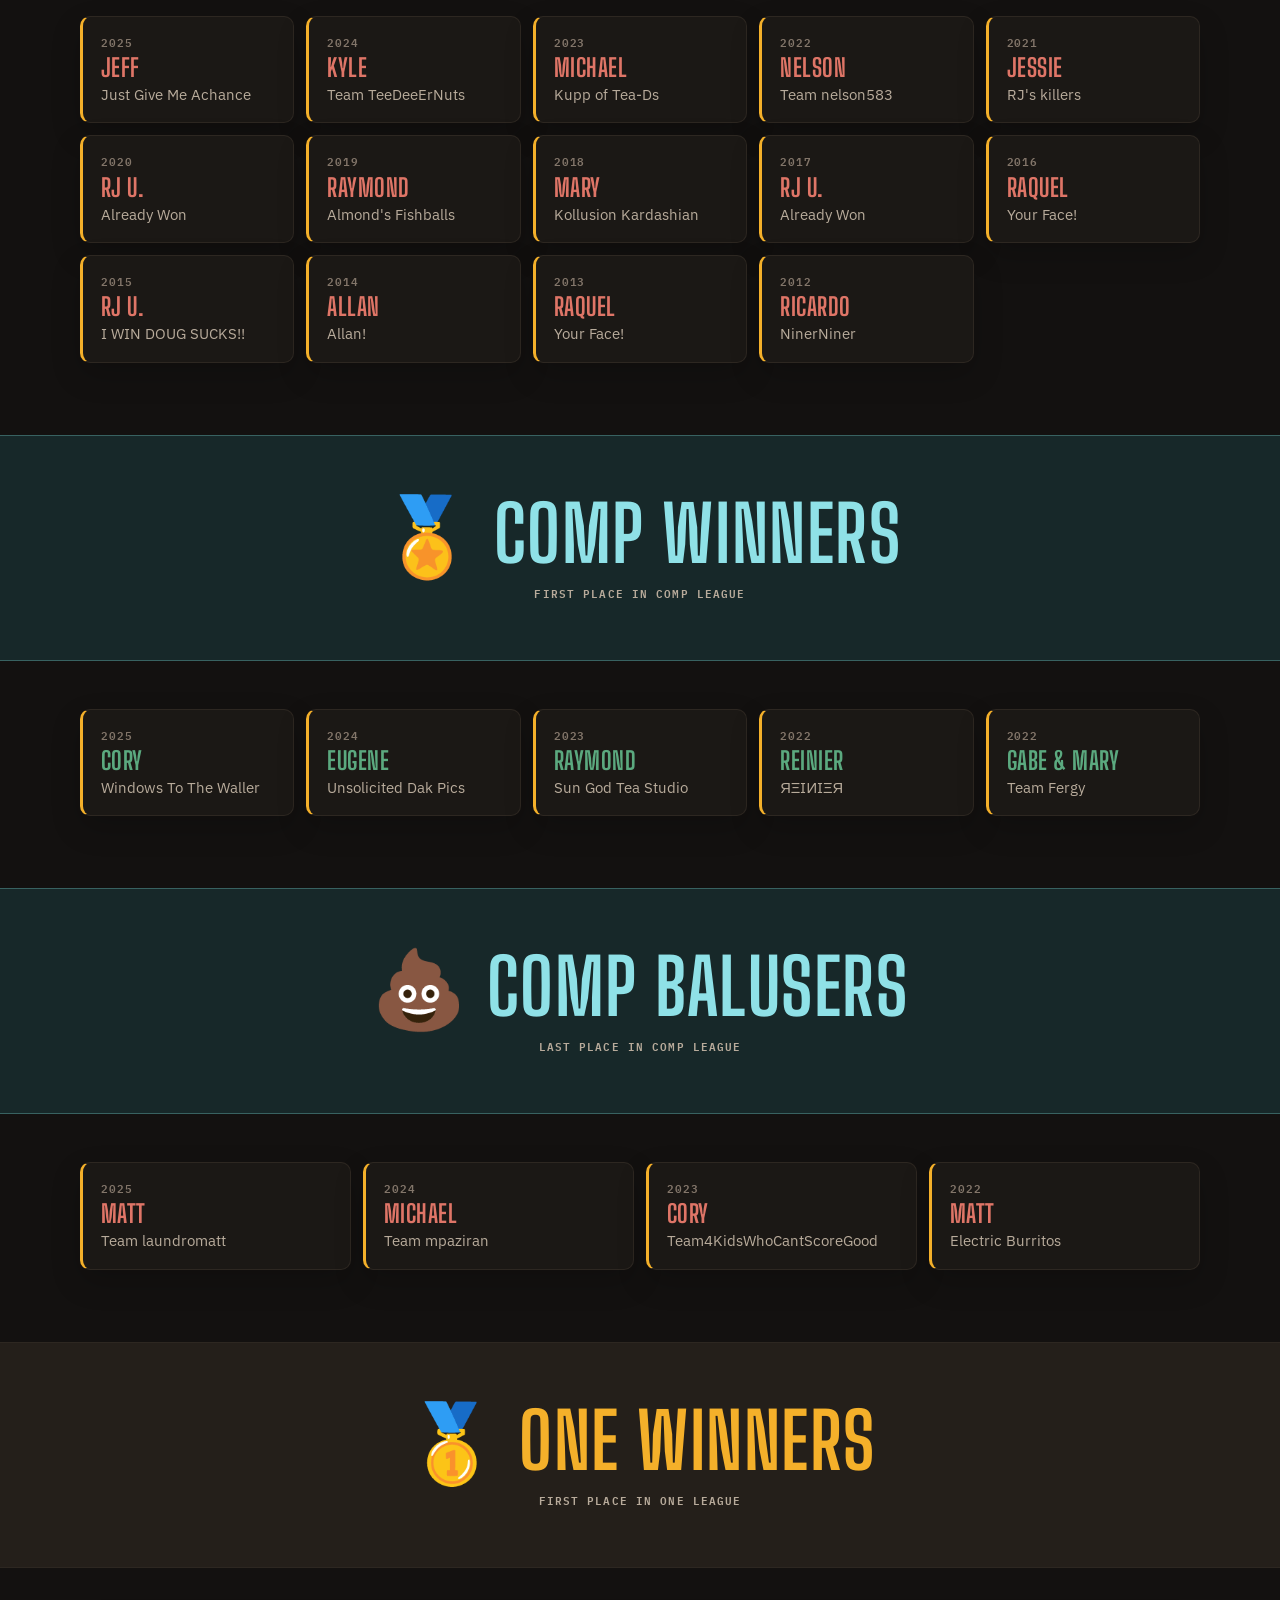
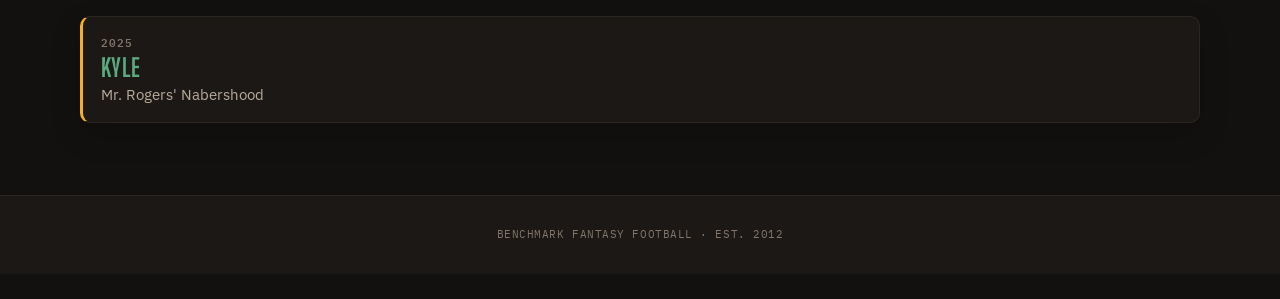
<file: home.html>
<!doctype html>
<html lang="en">
<head>
  <meta charset="utf-8">
  <meta name="viewport" content="width=device-width, initial-scale=1">
  <title>Benchmark</title>
  <meta http-equiv="refresh" content="0;url=./">
  <link rel="canonical" href="https://www.benchmark.football/">
</head>
<body>
  <p><a href="./">Continue to Benchmark</a></p>
</body>
</html>
</file>
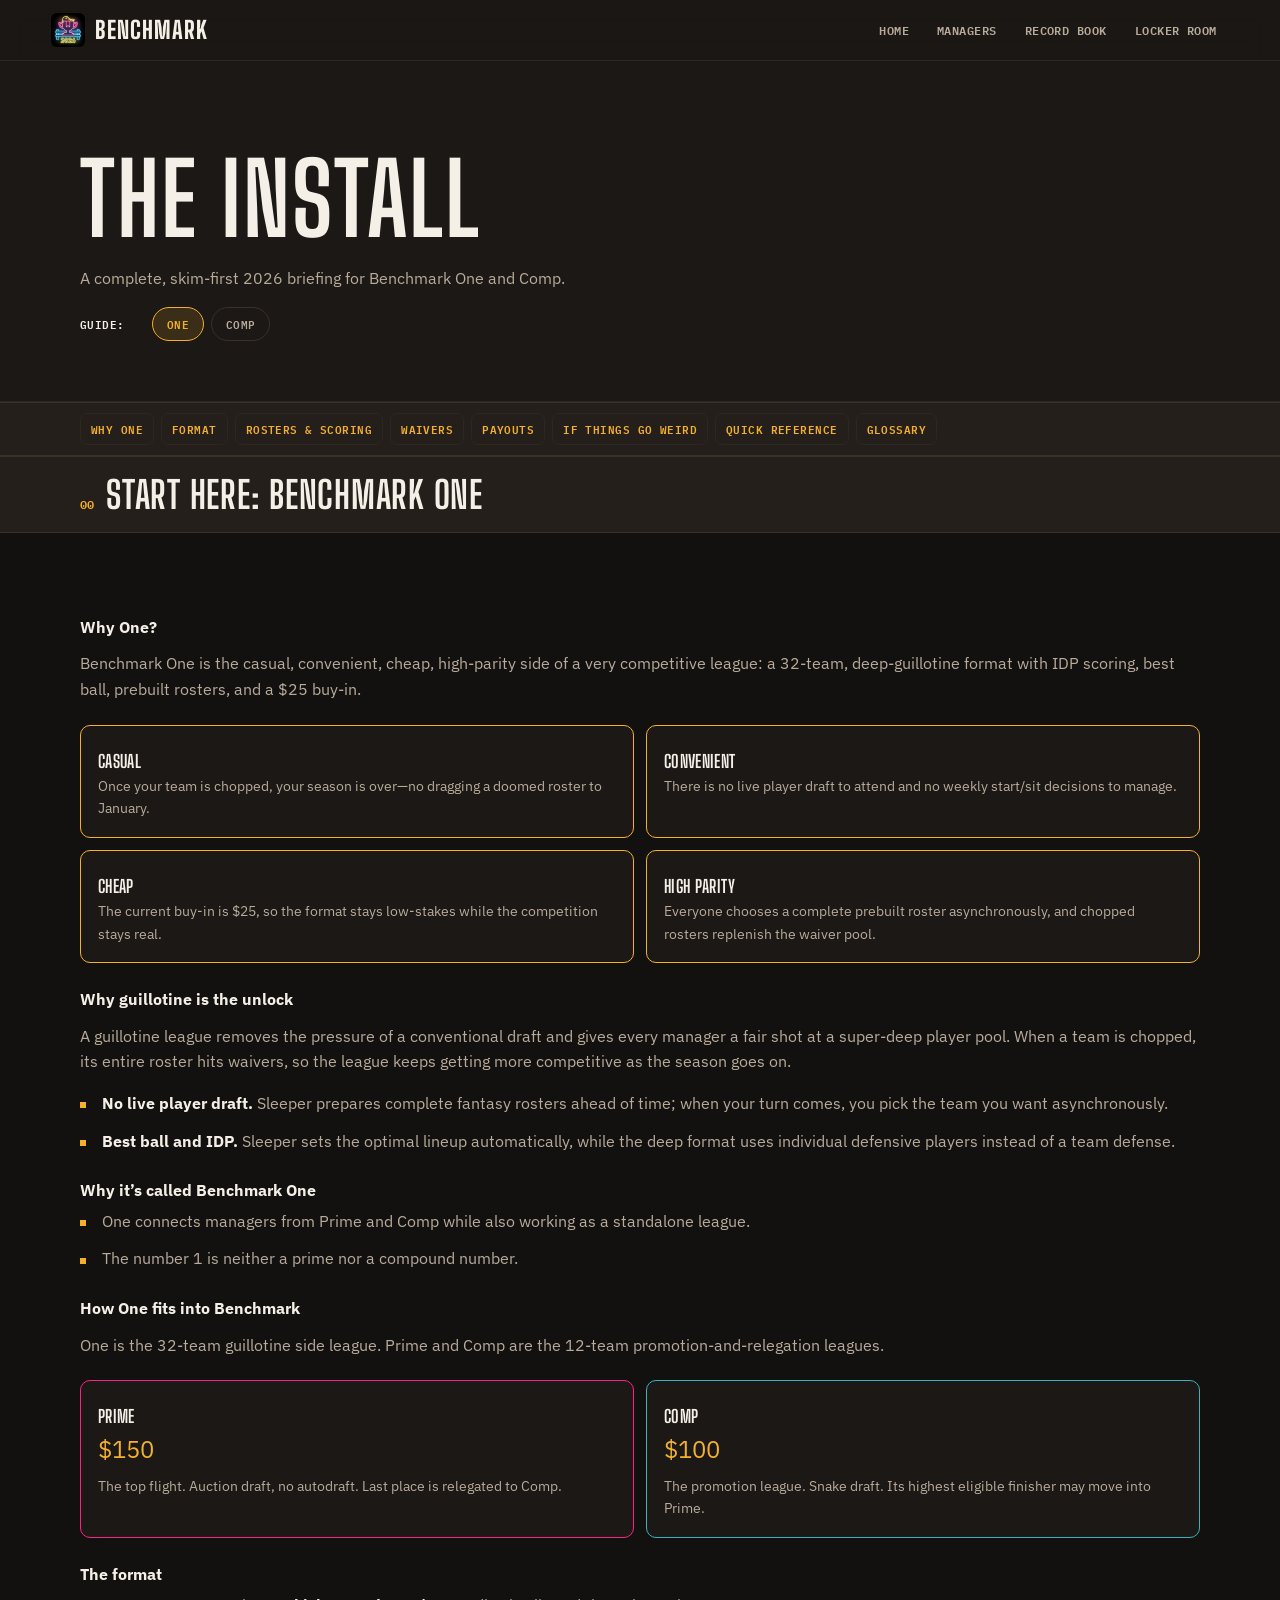
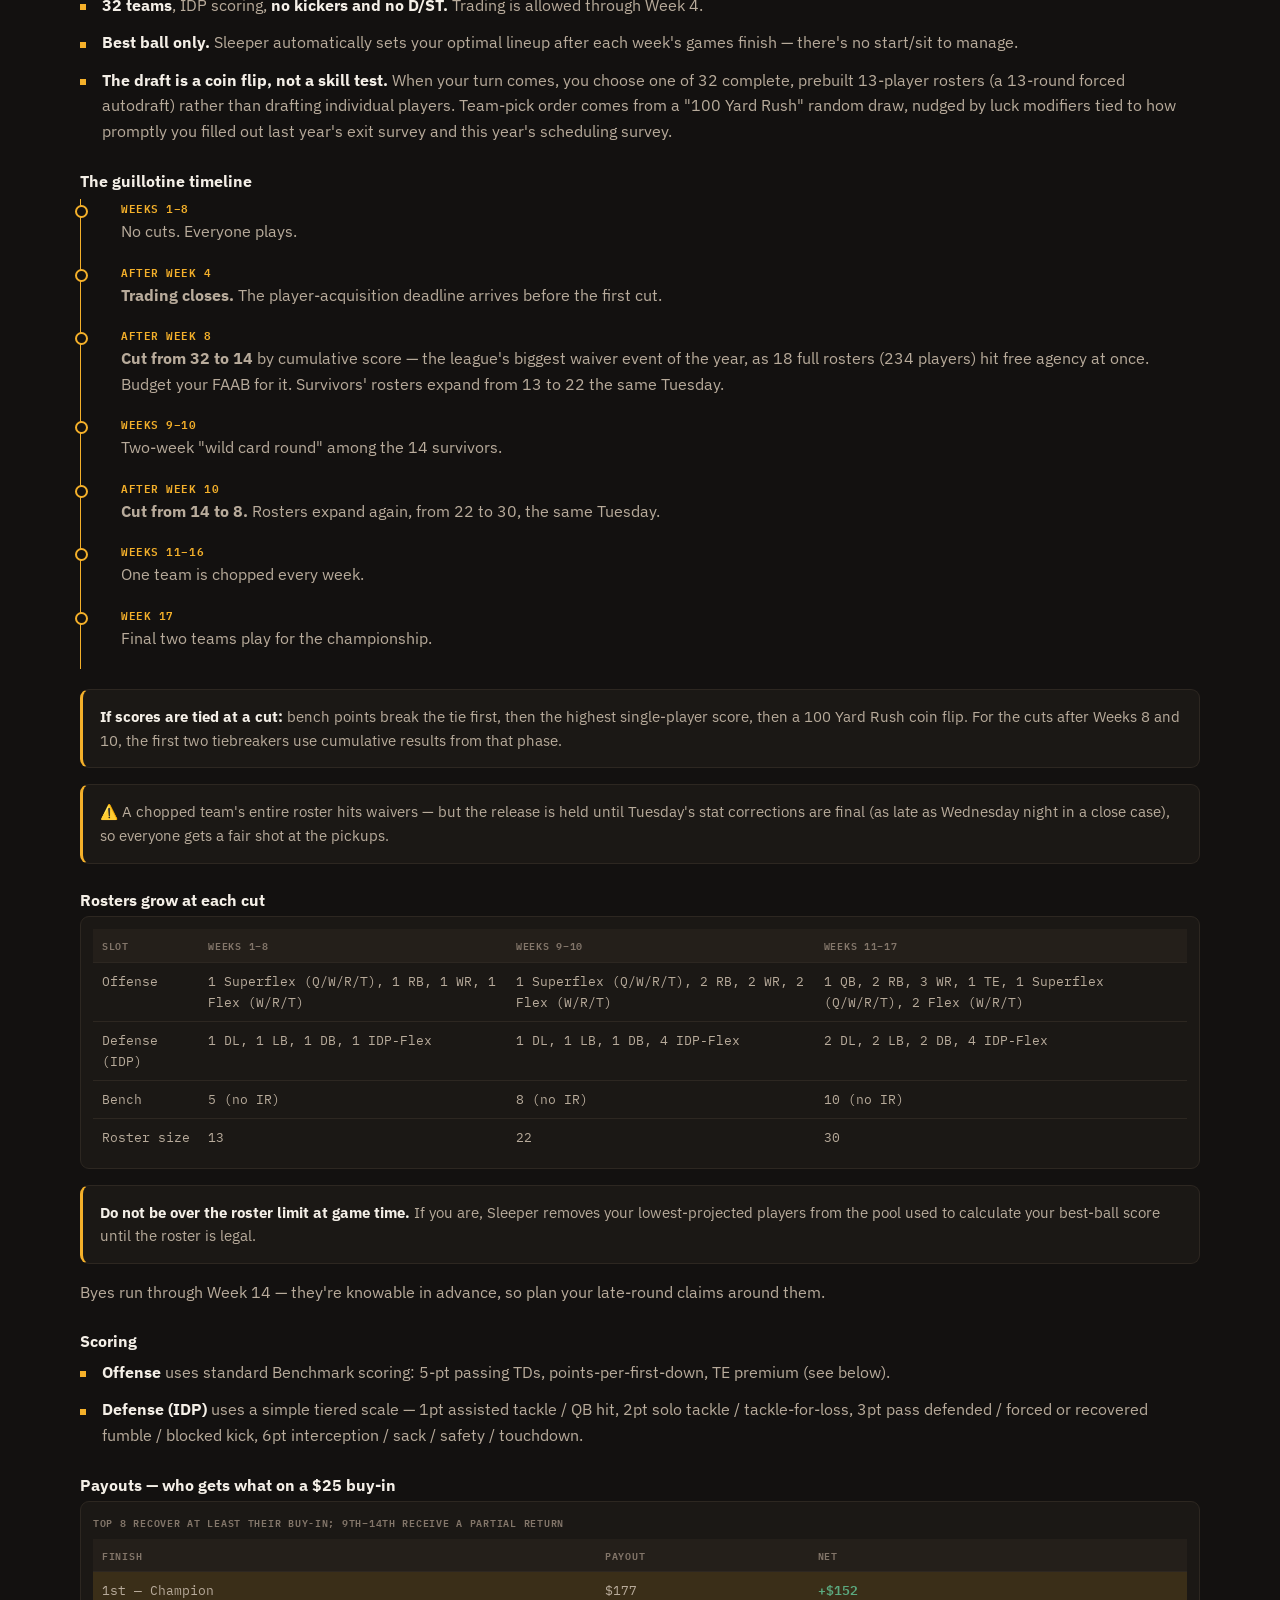
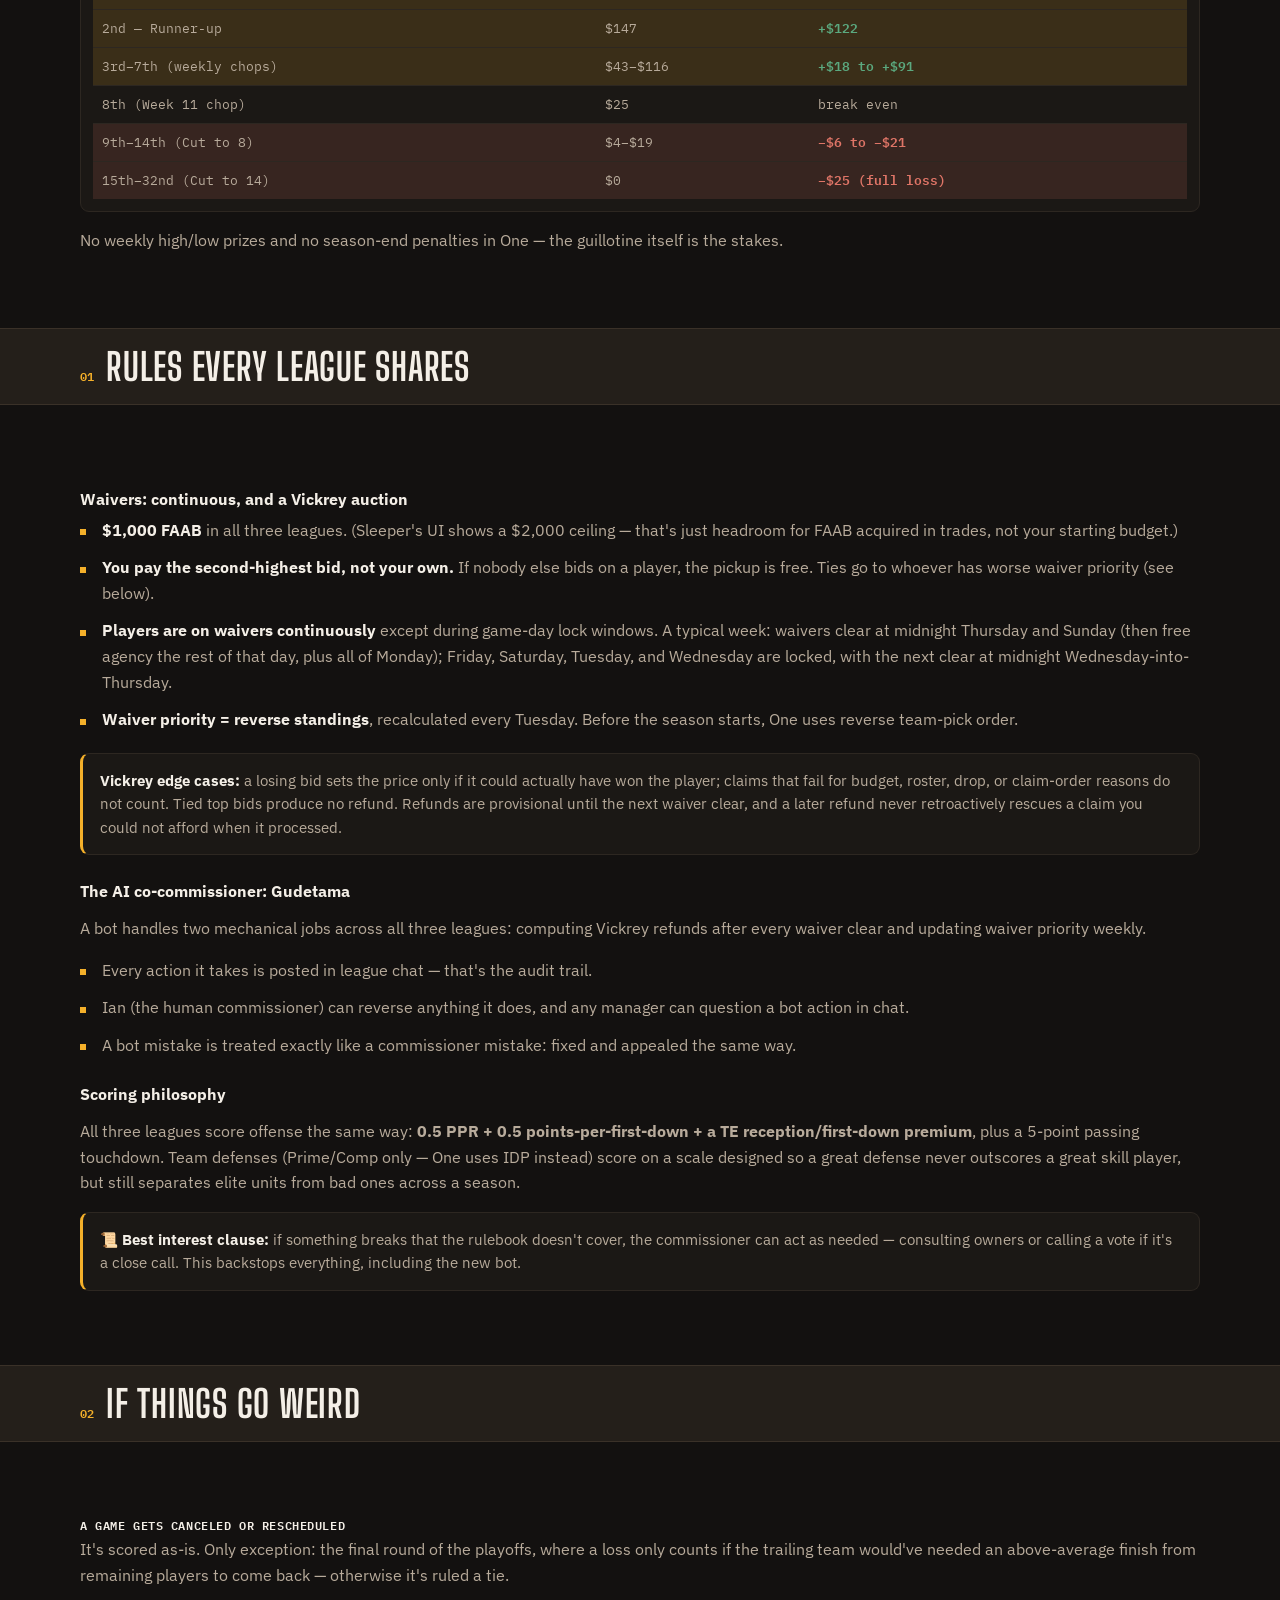
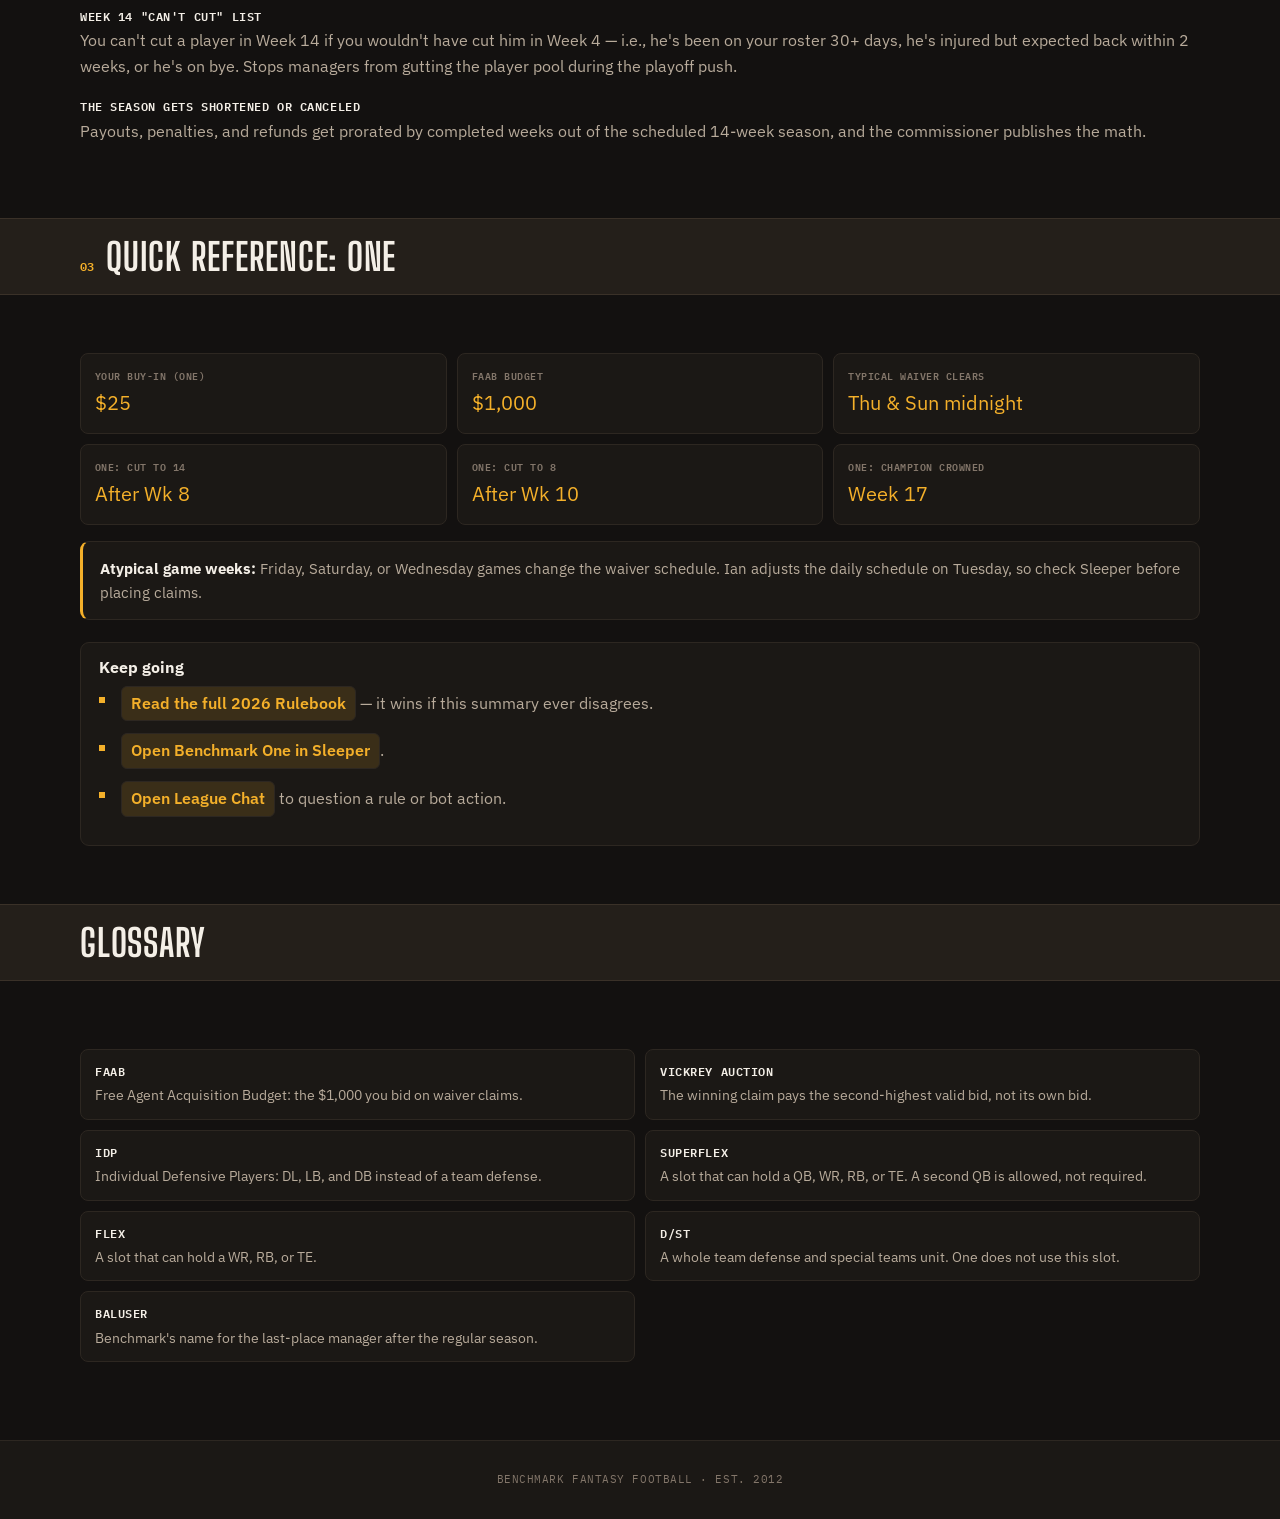
<file: install.html>
<!doctype html>
<html lang="en">
<head>
  <meta charset="utf-8">
  <meta name="viewport" content="width=device-width, initial-scale=1">
  <title>Benchmark - The Install</title>
  <meta name="description" content="Benchmark One is a casual, convenient, cheap, high-parity 32-team guillotine league with IDP, best ball, prebuilt rosters, and a $25 buy-in.">
  <link rel="icon" href="assets/img/favicon.png">
  <link rel="apple-touch-icon" href="assets/img/apple-touch-icon.png">
  <link rel="canonical" href="https://www.benchmark.football/install">
  <meta property="og:title" content="Benchmark - The Install">
  <meta property="og:description" content="Benchmark One is a casual, convenient, cheap, high-parity 32-team guillotine league with IDP, best ball, prebuilt rosters, and a $25 buy-in.">
  <meta property="og:image" content="https://www.benchmark.football/assets/img/banner-2026.jpg">
  <link rel="stylesheet" href="assets/css/style.css?v=20260830-draft-prep-r32">
</head>
<body class="">

<header class="site-header">
  <a class="brand" href="./" aria-label="Benchmark home"><img src="assets/img/favicon.png" alt="" width="36" height="36"><span>Benchmark</span></a>
  <nav class="site-nav" aria-label="Primary navigation"><a href="./">Home</a><a href="managers">Managers</a><a href="record-book">Record Book</a><a href="locker-room">Locker Room</a></nav>
</header>

<main id="main-content">
  <section class="page-title"><div class="record-shell">
    <h1>The Install</h1>
    <p>A complete, skim-first 2026 briefing for Benchmark One and Comp.</p>
    <div class="rp-guide-controls" data-guide-switcher hidden>
      <span class="manager-control-label" id="guide-label">Guide:</span>
      <div class="rp-guide-options" role="group" aria-labelledby="guide-label">
        <button type="button" data-guide="one" aria-controls="one shared" aria-pressed="true">One</button>
        <button type="button" data-guide="comp" aria-controls="comp shared" aria-pressed="false">Comp</button>
      </div>
      <span class="sr-only" data-guide-status aria-live="polite">Showing the One guide.</span>
    </div>
  </div></section>

  <nav class="rp-jump rp-guide-nav" data-guide-nav="one" aria-label="One guide sections"><div class="rp-jump-inner">
    <a href="#one-why">Why One</a><a href="#one-format">Format</a><a href="#one-rosters">Rosters &amp; scoring</a><a href="#one-waivers">Waivers</a><a href="#one-payouts">Payouts</a><a href="#one-fineprint">If things go weird</a><a href="#one-reference">Quick reference</a><a href="#one-glossary">Glossary</a>
  </div></nav>
  <nav class="rp-jump rp-guide-nav" data-guide-nav="comp" aria-label="Comp guide sections"><div class="rp-jump-inner">
    <a href="#comp">At a glance</a><a href="#comp-draft">Draft &amp; roster</a><a href="#comp-weekly">Weekly play</a><a href="#comp-waivers">Waivers &amp; trades</a><a href="#comp-playoffs">Playoffs &amp; promotion</a><a href="#comp-payouts">Payouts</a><a href="#comp-fineprint">If things go weird</a><a href="#comp-reference">Quick reference</a><a href="#comp-glossary">Glossary</a>
  </div></nav>

  <section class="rp-band" data-guide-group="one"><div class="rp-band-inner"><span class="rp-num">00</span><h2>Start Here: Benchmark One</h2></div></section>
  <section class="rp-section content-section" id="one" data-guide-group="one">
    <h3 class="rp-sub" id="one-why">Why One?</h3>
    <p class="rp-lede">Benchmark One is the casual, convenient, cheap, high-parity side of a very competitive league: a 32-team, deep-guillotine format with IDP scoring, best ball, prebuilt rosters, and a $25 buy-in.</p>
    <div class="rp-snapshot" aria-label="Why play Benchmark One">
      <div class="rp-snap-card division-one"><h3>Casual</h3><p>Once your team is chopped, your season is over&mdash;no dragging a doomed roster to January.</p></div>
      <div class="rp-snap-card division-one"><h3>Convenient</h3><p>There is no live player draft to attend and no weekly start/sit decisions to manage.</p></div>
      <div class="rp-snap-card division-one"><h3>Cheap</h3><p>The current buy-in is $25, so the format stays low-stakes while the competition stays real.</p></div>
      <div class="rp-snap-card division-one"><h3>High parity</h3><p>Everyone chooses a complete prebuilt roster asynchronously, and chopped rosters replenish the waiver pool.</p></div>
    </div>

    <h3 class="rp-sub">Why guillotine is the unlock</h3>
    <p class="rp-lede">A guillotine league removes the pressure of a conventional draft and gives every manager a fair shot at a super-deep player pool. When a team is chopped, its entire roster hits waivers, so the league keeps getting more competitive as the season goes on.</p>
    <ul class="rp-note-list">
      <li><strong>No live player draft.</strong> Sleeper prepares complete fantasy rosters ahead of time; when your turn comes, you pick the team you want asynchronously.</li>
      <li><strong>Best ball and IDP.</strong> Sleeper sets the optimal lineup automatically, while the deep format uses individual defensive players instead of a team defense.</li>
    </ul>

    <h3 class="rp-sub">Why it&rsquo;s called Benchmark One</h3>
    <ul class="rp-note-list">
      <li>One connects managers from Prime and Comp while also working as a standalone league.</li>
      <li>The number 1 is neither a prime nor a compound number.</li>
    </ul>

    <h3 class="rp-sub">How One fits into Benchmark</h3>
    <p class="rp-lede">One is the 32-team guillotine side league. Prime and Comp are the 12-team promotion-and-relegation leagues.</p>
    <div class="rp-snapshot">
      <div class="rp-snap-card division-prime"><h3>Prime</h3><div class="rp-snap-buyin">$150</div><p>The top flight. Auction draft, no autodraft. Last place is relegated to Comp.</p></div>
      <div class="rp-snap-card division-comp"><h3>Comp</h3><div class="rp-snap-buyin">$100</div><p>The promotion league. Snake draft. Its highest eligible finisher may move into Prime.</p></div>
    </div>

    <h3 class="rp-sub" id="one-format">The format</h3>
    <ul class="rp-note-list">
      <li><strong>32 teams</strong>, IDP scoring, <strong>no kickers and no D/ST.</strong> Trading is allowed through Week 4.</li>
      <li><strong>Best ball only.</strong> Sleeper automatically sets your optimal lineup after each week's games finish &mdash; there's no start/sit to manage.</li>
      <li><strong>The draft is a coin flip, not a skill test.</strong> When your turn comes, you choose one of 32 complete, prebuilt 13-player rosters (a 13-round forced autodraft) rather than drafting individual players. Team-pick order comes from a "100 Yard Rush" random draw, nudged by luck modifiers tied to how promptly you filled out last year's exit survey and this year's scheduling survey.</li>
    </ul>

    <h3 class="rp-sub">The guillotine timeline</h3>
    <ol class="rp-timeline">
      <li data-n="1"><span class="rp-tl-when">Weeks 1&ndash;8</span><span class="rp-tl-what">No cuts. Everyone plays.</span></li>
      <li data-n="2"><span class="rp-tl-when">After Week 4</span><span class="rp-tl-what"><strong>Trading closes.</strong> The player-acquisition deadline arrives before the first cut.</span></li>
      <li data-n="3"><span class="rp-tl-when">After Week 8</span><span class="rp-tl-what"><strong>Cut from 32 to 14</strong> by cumulative score &mdash; the league's biggest waiver event of the year, as 18 full rosters (234 players) hit free agency at once. Budget your FAAB for it. Survivors' rosters expand from 13 to 22 the same Tuesday.</span></li>
      <li data-n="4"><span class="rp-tl-when">Weeks 9&ndash;10</span><span class="rp-tl-what">Two-week "wild card round" among the 14 survivors.</span></li>
      <li data-n="5"><span class="rp-tl-when">After Week 10</span><span class="rp-tl-what"><strong>Cut from 14 to 8.</strong> Rosters expand again, from 22 to 30, the same Tuesday.</span></li>
      <li data-n="6"><span class="rp-tl-when">Weeks 11&ndash;16</span><span class="rp-tl-what">One team is chopped every week.</span></li>
      <li data-n="7"><span class="rp-tl-when">Week 17</span><span class="rp-tl-what">Final two teams play for the championship.</span></li>
    </ol>
    <div class="rp-callout"><strong>If scores are tied at a cut:</strong> bench points break the tie first, then the highest single-player score, then a 100 Yard Rush coin flip. For the cuts after Weeks 8 and 10, the first two tiebreakers use cumulative results from that phase.</div>
    <div class="rp-callout">&#9888;&#65039; A chopped team's entire roster hits waivers &mdash; but the release is held until Tuesday's stat corrections are final (as late as Wednesday night in a close case), so everyone gets a fair shot at the pickups.</div>

    <h3 class="rp-sub" id="one-rosters">Rosters grow at each cut</h3>
    <div class="rp-table-scroll">
      <table class="rp-table">
        <thead><tr><th scope="col">Slot</th><th scope="col">Weeks 1&ndash;8</th><th scope="col">Weeks 9&ndash;10</th><th scope="col">Weeks 11&ndash;17</th></tr></thead>
        <tbody>
          <tr><td data-label="Slot">Offense</td><td data-label="Weeks 1&ndash;8">1 Superflex (Q/W/R/T), 1 RB, 1 WR, 1 Flex (W/R/T)</td><td data-label="Weeks 9&ndash;10">1 Superflex (Q/W/R/T), 2 RB, 2 WR, 2 Flex (W/R/T)</td><td data-label="Weeks 11&ndash;17">1 QB, 2 RB, 3 WR, 1 TE, 1 Superflex (Q/W/R/T), 2 Flex (W/R/T)</td></tr>
          <tr><td data-label="Slot">Defense (IDP)</td><td data-label="Weeks 1&ndash;8">1 DL, 1 LB, 1 DB, 1 IDP-Flex</td><td data-label="Weeks 9&ndash;10">1 DL, 1 LB, 1 DB, 4 IDP-Flex</td><td data-label="Weeks 11&ndash;17">2 DL, 2 LB, 2 DB, 4 IDP-Flex</td></tr>
          <tr><td data-label="Slot">Bench</td><td data-label="Weeks 1&ndash;8">5 (no IR)</td><td data-label="Weeks 9&ndash;10">8 (no IR)</td><td data-label="Weeks 11&ndash;17">10 (no IR)</td></tr>
          <tr><td data-label="Slot">Roster size</td><td data-label="Weeks 1&ndash;8">13</td><td data-label="Weeks 9&ndash;10">22</td><td data-label="Weeks 11&ndash;17">30</td></tr>
        </tbody>
      </table>
    </div>
    <div class="rp-callout"><strong>Do not be over the roster limit at game time.</strong> If you are, Sleeper removes your lowest-projected players from the pool used to calculate your best-ball score until the roster is legal.</div>
    <p class="rp-lede">Byes run through Week 14 &mdash; they're knowable in advance, so plan your late-round claims around them.</p>

    <h3 class="rp-sub">Scoring</h3>
    <ul class="rp-note-list">
      <li><strong>Offense</strong> uses standard Benchmark scoring: 5-pt passing TDs, points-per-first-down, TE premium (see below).</li>
      <li><strong>Defense (IDP)</strong> uses a simple tiered scale &mdash; 1pt assisted tackle / QB hit, 2pt solo tackle / tackle-for-loss, 3pt pass defended / forced or recovered fumble / blocked kick, 6pt interception / sack / safety / touchdown.</li>
    </ul>

    <h3 class="rp-sub" id="one-payouts">Payouts &mdash; who gets what on a $25 buy-in</h3>
    <div class="rp-table-scroll">
      <table class="rp-table">
        <caption>Top 8 recover at least their buy-in; 9th&ndash;14th receive a partial return</caption>
        <thead><tr><th scope="col">Finish</th><th class="num" scope="col">Payout</th><th class="num" scope="col">Net</th></tr></thead>
        <tbody>
          <tr class="row-good"><td data-label="Finish">1st &mdash; Champion</td><td class="num" data-label="Payout">$177</td><td class="num rp-pos" data-label="Net">+$152</td></tr>
          <tr class="row-good"><td data-label="Finish">2nd &mdash; Runner-up</td><td class="num" data-label="Payout">$147</td><td class="num rp-pos" data-label="Net">+$122</td></tr>
          <tr class="row-good"><td data-label="Finish">3rd&ndash;7th (weekly chops)</td><td class="num" data-label="Payout">$43&ndash;$116</td><td class="num rp-pos" data-label="Net">+$18 to +$91</td></tr>
          <tr><td data-label="Finish">8th (Week 11 chop)</td><td class="num" data-label="Payout">$25</td><td class="num" data-label="Net">break even</td></tr>
          <tr class="row-bad"><td data-label="Finish">9th&ndash;14th (Cut to 8)</td><td class="num" data-label="Payout">$4&ndash;$19</td><td class="num rp-neg" data-label="Net">&minus;$6 to &minus;$21</td></tr>
          <tr class="row-bad"><td data-label="Finish">15th&ndash;32nd (Cut to 14)</td><td class="num" data-label="Payout">$0</td><td class="num rp-neg" data-label="Net">&minus;$25 (full loss)</td></tr>
        </tbody>
      </table>
    </div>
    <p class="rp-lede">No weekly high/low prizes and no season-end penalties in One &mdash; the guillotine itself is the stakes.</p>
  </section>

  <section class="rp-band" data-guide-group="comp"><div class="rp-band-inner"><span class="rp-num">00</span><h2>Start Here: Benchmark Comp</h2></div></section>
  <section class="rp-section content-section" id="comp" data-guide-group="comp"><span class="rp-anchor" id="comp-overview" aria-hidden="true"></span><span class="rp-anchor" id="comp-waivers" aria-hidden="true"></span>
    <div class="rp-addendum">
      <p class="rp-lede">Comp runs like a normal head-to-head league, layered with Benchmark's waiver/scoring rules above. Here's what's different from One.</p>

      <h3 class="rp-sub" id="comp-draft">Draft &amp; roster</h3>
      <ul class="rp-note-list">
        <li><strong>Snake draft</strong> with third-round reversal. Pick clock: 60 seconds, dropping to 30 at the halfway point.</li>
        <li><strong>12-team league.</strong> Starting lineup: 1 QB, 2 RB, 3 WR, 1 TE, 1 Superflex, 2 Flex, 1 K, 1 DST. Bench: 8. Best ball, same as One &mdash; no start/sit.</li>
      </ul>

      <h3 class="rp-sub" id="comp-weekly">Every week is worth two wins</h3>
      <p class="rp-lede">Beat your opponent <em>and</em> land in the league's top half in scoring, and you go 2&ndash;0 that week. Split the two, and you go 1&ndash;1. Miss both, and it's 0&ndash;2. This softens the luck of the schedule.</p>
      <div class="rp-callout">&#128176; Weekly prize: the highest score wins <strong>$10</strong>, paid by that week's lowest score.</div>

      <h3 class="rp-sub">Trades</h3>
      <ul class="rp-note-list">
        <li><strong>No review period</strong> &mdash; trades process immediately. Reversing one after the fact needs 5 votes in a 12-team league.</li>
        <li>You can trade FAAB, make offers that expire, and do 3+ team deals. <strong>"Loan trades"</strong> &mdash; sending a player back and forth between the same two rosters &mdash; are not allowed, even with FAAB attached.</li>
        <li>Trade deadline: <strong>Week 11.</strong></li>
      </ul>

      <h3 class="rp-sub" id="comp-playoffs">Playoffs &amp; payouts</h3>
      <ul class="rp-note-list">
        <li><strong>Top 6 make the playoffs</strong>; top 2 seeds get a bye. The bracket reseeds after round one if there's an upset.</li>
        <li><strong>Making the playoffs guarantees your $100 buy-in back</strong> &mdash; that's the whole point of the payout design.</li>
        <li>The bottom 6 are <strong>roster-locked</strong> once the regular season ends, so no one out of contention can strip the waiver wire.</li>
      </ul>

      <span class="rp-anchor" id="comp-payouts" aria-hidden="true"></span><div class="rp-table-scroll">
        <table class="rp-table">
          <caption>Comp payout ladder ($100 buy-in, 12 teams)</caption>
          <thead><tr><th scope="col">Finish</th><th class="num" scope="col">Payout</th><th class="num" scope="col">Net</th></tr></thead>
          <tbody>
            <tr class="row-good"><td data-label="Finish">1st &mdash; Champion</td><td class="num" data-label="Payout">$421</td><td class="num rp-pos" data-label="Net">+$321</td></tr>
            <tr class="row-good"><td data-label="Finish">2nd &mdash; Runner-up</td><td class="num" data-label="Payout">$325</td><td class="num rp-pos" data-label="Net">+$225</td></tr>
            <tr class="row-good"><td data-label="Finish">3rd&ndash;5th (playoff exits)</td><td class="num" data-label="Payout">$123&ndash;$228</td><td class="num rp-pos" data-label="Net">+$23 to +$128</td></tr>
            <tr><td data-label="Finish">6th</td><td class="num" data-label="Payout">$100</td><td class="num" data-label="Net">break even</td></tr>
            <tr class="row-bad"><td data-label="Finish">7th&ndash;10th (missed playoffs)</td><td class="num" data-label="Payout">$0</td><td class="num rp-neg" data-label="Net">&minus;$100</td></tr>
            <tr class="row-bad"><td data-label="Finish">11th (2nd-to-last)</td><td class="num" data-label="Payout">&minus;$50</td><td class="num rp-neg" data-label="Net">&minus;$150 (buy-in + 50% penalty)</td></tr>
            <tr class="row-bad"><td data-label="Finish">12th ("baluser," last place)</td><td class="num" data-label="Payout">&minus;$100</td><td class="num rp-neg" data-label="Net">&minus;$200 (buy-in + 100% penalty)</td></tr>
          </tbody>
        </table>
      </div>
      <p class="rp-lede">Season-end penalties are paid once, right after the regular season ends &mdash; separate from the weekly $10 high/low prize above.</p>
    </div>
  </section>

  <section class="rp-band" data-guide-group="shared"><div class="rp-band-inner"><span class="rp-num">01</span><h2>Rules Every League Shares</h2></div></section>
  <section class="rp-section content-section" id="shared" data-guide-group="shared"><span class="rp-anchor" id="one-waivers" aria-hidden="true"></span>
    <h3 class="rp-sub">Waivers: continuous, and a Vickrey auction</h3>
    <ul class="rp-note-list">
      <li><strong>$1,000 FAAB</strong> in all three leagues. (Sleeper's UI shows a $2,000 ceiling &mdash; that's just headroom for FAAB acquired in trades, not your starting budget.)</li>
      <li><strong>You pay the second-highest bid, not your own.</strong> If nobody else bids on a player, the pickup is free. Ties go to whoever has worse waiver priority (see below).</li>
      <li><strong>Players are on waivers continuously</strong> except during game-day lock windows. A typical week: waivers clear at midnight Thursday and Sunday (then free agency the rest of that day, plus all of Monday); Friday, Saturday, Tuesday, and Wednesday are locked, with the next clear at midnight Wednesday-into-Thursday.</li>
      <li><strong>Waiver priority = reverse standings</strong>, recalculated every Tuesday. Before the season starts, One uses reverse team-pick order.</li>
    </ul>
    <div class="rp-callout"><strong>Vickrey edge cases:</strong> a losing bid sets the price only if it could actually have won the player; claims that fail for budget, roster, drop, or claim-order reasons do not count. Tied top bids produce no refund. Refunds are provisional until the next waiver clear, and a later refund never retroactively rescues a claim you could not afford when it processed.</div>

    <h3 class="rp-sub">The AI co-commissioner: Gudetama</h3>
    <p class="rp-lede">A bot handles two mechanical jobs across all three leagues: computing Vickrey refunds after every waiver clear and updating waiver priority weekly.</p>
    <ul class="rp-note-list">
      <li>Every action it takes is posted in league chat &mdash; that's the audit trail.</li>
      <li>Ian (the human commissioner) can reverse anything it does, and any manager can question a bot action in chat.</li>
      <li>A bot mistake is treated exactly like a commissioner mistake: fixed and appealed the same way.</li>
    </ul>

    <h3 class="rp-sub">Scoring philosophy</h3>
    <p class="rp-lede">All three leagues score offense the same way: <strong>0.5 PPR + 0.5 points-per-first-down + a TE reception/first-down premium</strong>, plus a 5-point passing touchdown. Team defenses (Prime/Comp only &mdash; One uses IDP instead) score on a scale designed so a great defense never outscores a great skill player, but still separates elite units from bad ones across a season.</p>

    <div class="rp-callout">&#128220; <strong>Best interest clause:</strong> if something breaks that the rulebook doesn't cover, the commissioner can act as needed &mdash; consulting owners or calling a vote if it's a close call. This backstops everything, including the new bot.</div>
  </section>

  <section class="rp-band" data-guide-group="shared"><div class="rp-band-inner"><span class="rp-num">02</span><h2>If Things Go Weird</h2></div></section>
  <section class="rp-section content-section" id="fineprint" data-guide-group="shared"><span class="rp-anchor" id="one-fineprint" aria-hidden="true"></span><span class="rp-anchor" id="comp-fineprint" aria-hidden="true"></span>
    <dl class="rp-fineprint">
      <dt>A game gets canceled or rescheduled</dt>
      <dd>It's scored as-is. Only exception: the final round of the playoffs, where a loss only counts if the trailing team would've needed an above-average finish from remaining players to come back &mdash; otherwise it's ruled a tie.</dd>
      <dt>Week 14 "Can't Cut" list</dt>
      <dd>You can't cut a player in Week 14 if you wouldn't have cut him in Week 4 &mdash; i.e., he's been on your roster 30+ days, he's injured but expected back within 2 weeks, or he's on bye. Stops managers from gutting the player pool during the playoff push.</dd>
      <dt>The season gets shortened or canceled</dt>
      <dd>Payouts, penalties, and refunds get prorated by completed weeks out of the scheduled 14-week season, and the commissioner publishes the math.</dd>
    </dl>
  </section>

  <section class="rp-band" data-guide-group="one"><div class="rp-band-inner"><span class="rp-num">03</span><h2>Quick Reference: One</h2></div></section>
  <section class="rp-section content-section" id="cheatsheet" data-guide-group="one"><span class="rp-anchor" id="one-reference" aria-hidden="true"></span>
    <div class="rp-cheat-grid">
      <div class="rp-cheat-item"><span class="rp-cheat-label">Your buy-in (One)</span><span class="rp-cheat-value">$25</span></div>
      <div class="rp-cheat-item"><span class="rp-cheat-label">FAAB budget</span><span class="rp-cheat-value">$1,000</span></div>
      <div class="rp-cheat-item"><span class="rp-cheat-label">Typical waiver clears</span><span class="rp-cheat-value">Thu &amp; Sun midnight</span></div>
      <div class="rp-cheat-item"><span class="rp-cheat-label">One: cut to 14</span><span class="rp-cheat-value">After Wk 8</span></div>
      <div class="rp-cheat-item"><span class="rp-cheat-label">One: cut to 8</span><span class="rp-cheat-value">After Wk 10</span></div>
      <div class="rp-cheat-item"><span class="rp-cheat-label">One: champion crowned</span><span class="rp-cheat-value">Week 17</span></div>
    </div>
    <div class="rp-callout rp-callout-final"><strong>Atypical game weeks:</strong> Friday, Saturday, or Wednesday games change the waiver schedule. Ian adjusts the daily schedule on Tuesday, so check Sleeper before placing claims.</div>
    <div class="rp-links">
      <h3 class="rp-sub">Keep going</h3>
      <ul class="rp-note-list">
        <li><a href="https://docs.google.com/document/d/1uZmMTFZ4PGHXUOb0x6cDXTbvKkMER07_himDu0bO_uI/edit?usp=sharing">Read the full 2026 Rulebook</a> &mdash; it wins if this summary ever disagrees.</li>
        <li><a href="https://sleeper.com/leagues/1369796577719226368">Open Benchmark One in Sleeper</a>.</li>
        <li><a href="https://sleeper.com/leagues/1369796577719226368">Open League Chat</a> to question a rule or bot action.</li>
      </ul>
    </div>
  </section>

  <section class="rp-band" data-guide-group="comp"><div class="rp-band-inner"><span class="rp-num">03</span><h2>Quick Reference: Comp</h2></div></section>
  <section class="rp-section content-section" id="comp-reference" data-guide-group="comp">
    <div class="rp-cheat-grid">
      <div class="rp-cheat-item"><span class="rp-cheat-label">Buy-in</span><span class="rp-cheat-value">$100</span></div>
      <div class="rp-cheat-item"><span class="rp-cheat-label">FAAB budget</span><span class="rp-cheat-value">$1,000</span></div>
      <div class="rp-cheat-item"><span class="rp-cheat-label">Trade deadline</span><span class="rp-cheat-value">Week 11</span></div>
      <div class="rp-cheat-item"><span class="rp-cheat-label">Playoffs</span><span class="rp-cheat-value">Top 6</span></div>
      <div class="rp-cheat-item"><span class="rp-cheat-label">Weekly prize</span><span class="rp-cheat-value">$10</span></div>
    </div>
    <div class="rp-links">
      <h3 class="rp-sub">Keep going</h3>
      <ul class="rp-note-list">
        <li><a href="https://docs.google.com/document/d/1uZmMTFZ4PGHXUOb0x6cDXTbvKkMER07_himDu0bO_uI/edit?usp=sharing">Read the full 2026 Rulebook</a> if this summary ever disagrees.</li>
        <li><a href="https://sleeper.com/leagues/1369796526435500032">Open Benchmark Comp in Sleeper</a>.</li>
        <li><a href="https://sleeper.com/leagues/1369796526435500032">Open League Chat</a> to question a rule or bot action.</li>
      </ul>
    </div>
  </section>
  <section class="rp-band" data-guide-group="shared"><div class="rp-band-inner"><h2>Glossary</h2></div></section>
  <section class="rp-section content-section" id="glossary" data-guide-group="shared"><span class="rp-anchor" id="one-glossary" aria-hidden="true"></span><span class="rp-anchor" id="comp-glossary" aria-hidden="true"></span>
    <dl class="rp-glossary" aria-label="Fantasy football terms">
      <div><dt>FAAB</dt><dd>Free Agent Acquisition Budget: the $1,000 you bid on waiver claims.</dd></div>
      <div><dt>Vickrey auction</dt><dd>The winning claim pays the second-highest valid bid, not its own bid.</dd></div>
      <div><dt>IDP</dt><dd>Individual Defensive Players: DL, LB, and DB instead of a team defense.</dd></div>
      <div><dt>Superflex</dt><dd>A slot that can hold a QB, WR, RB, or TE. A second QB is allowed, not required.</dd></div>
      <div><dt>Flex</dt><dd>A slot that can hold a WR, RB, or TE.</dd></div>
      <div><dt>D/ST</dt><dd>A whole team defense and special teams unit. One does not use this slot.</dd></div>
      <div><dt>Baluser</dt><dd>Benchmark's name for the last-place manager after the regular season.</dd></div>
    </dl>
  </section>

</main>

<footer class="site-footer">
  <p>Benchmark Fantasy Football · Est. 2012</p>
</footer>
<script>
(function () {
  var controls = document.querySelector('[data-guide-switcher]');
  var buttons = controls ? Array.prototype.slice.call(controls.querySelectorAll('button[data-guide]')) : [];
  var groups = Array.prototype.slice.call(document.querySelectorAll('[data-guide-group]'));
  var navs = Array.prototype.slice.call(document.querySelectorAll('[data-guide-nav]'));
  var status = controls && controls.querySelector('[data-guide-status]');
  if (!controls || !buttons.length || !groups.length) return;
  function guideForHash(hash) {
    var value = (hash || '').replace(/^#/, '').toLowerCase();
    return value.indexOf('comp') === 0 ? 'comp' : 'one';
  }
  function showGuide(guide, updateUrl) {
    guide = guide === 'comp' ? 'comp' : 'one';
    groups.forEach(function (group) {
      var kind = group.getAttribute('data-guide-group');
      group.hidden = kind !== 'shared' && kind !== guide;
    });
    navs.forEach(function (nav) { nav.hidden = nav.getAttribute('data-guide-nav') !== guide; });
    buttons.forEach(function (button) { button.setAttribute('aria-pressed', button.getAttribute('data-guide') === guide ? 'true' : 'false'); });
    if (status) status.textContent = 'Showing the ' + (guide === 'comp' ? 'Comp' : 'One') + ' guide.';
    if (updateUrl) history.pushState(null, '', '#' + guide);
  }
  controls.hidden = false;
  showGuide(guideForHash(location.hash), false);
  buttons.forEach(function (button) { button.addEventListener('click', function () { showGuide(button.getAttribute('data-guide'), true); }); });
  window.addEventListener('popstate', function () { showGuide(guideForHash(location.hash), false); });
  window.addEventListener('hashchange', function () { showGuide(guideForHash(location.hash), false); });
}());
</script>
</body>
</html>
</file>
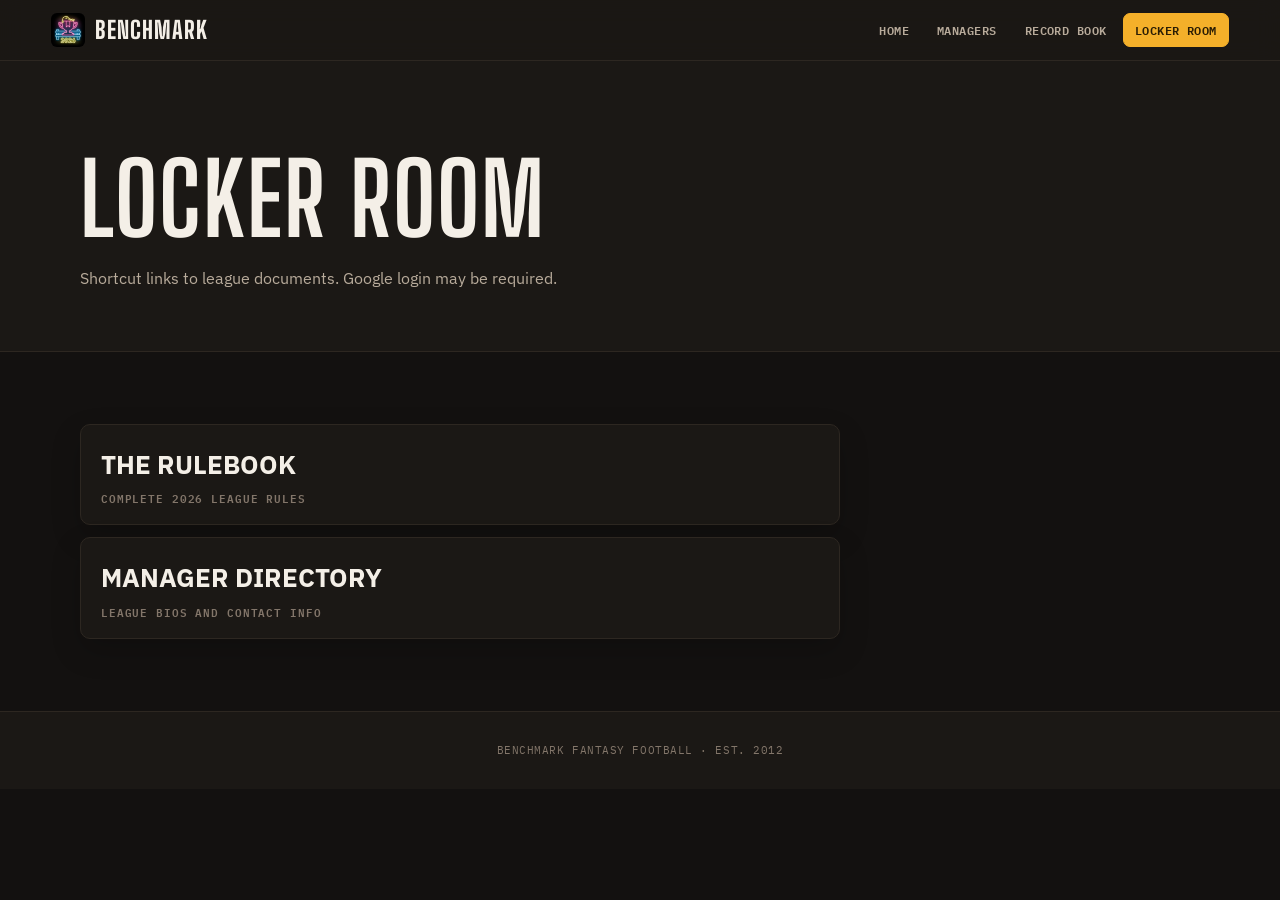
<file: locker-room.html>
<!doctype html>
<html lang="en">
<head>
  <meta charset="utf-8">
  <meta name="viewport" content="width=device-width, initial-scale=1">
  <title>Benchmark - Locker Room</title>
  <meta name="description" content="Benchmark links for The Rulebook and Manager Directory.">
  <link rel="icon" href="assets/img/favicon.png">
  <link rel="apple-touch-icon" href="assets/img/apple-touch-icon.png">
  <link rel="canonical" href="https://www.benchmark.football/locker-room">
  <meta property="og:title" content="Benchmark - Locker Room">
  <meta property="og:description" content="Benchmark links for The Rulebook and Manager Directory.">
  <meta property="og:image" content="https://www.benchmark.football/assets/img/banner-2026.jpg">
  <link rel="stylesheet" href="assets/css/style.css?v=20260830-draft-prep-r32">
</head>
<body class="">

<header class="site-header">
  <a class="brand" href="./" aria-label="Benchmark home"><img src="assets/img/favicon.png" alt="" width="36" height="36"><span>Benchmark</span></a>
  <nav class="site-nav" aria-label="Primary navigation"><a href="./">Home</a><a href="managers">Managers</a><a href="record-book">Record Book</a><a href="locker-room" aria-current="page">Locker Room</a></nav>
</header>
<main>
  <section class="page-title"><div class="record-shell"><h1>Locker Room</h1><p>Shortcut links to league documents. Google login may be required.</p></div></section>
  <section class="content-section">
    <div class="link-card-list">
      <a class="link-card" href="https://docs.google.com/document/d/1uZmMTFZ4PGHXUOb0x6cDXTbvKkMER07_himDu0bO_uI/edit?usp=sharing" target="_blank" rel="noopener noreferrer"><strong>The Rulebook</strong><span>Complete 2026 league rules</span></a>
      <!-- The Install is hidden for the 2026 season; restore this card next season.
      <a class="link-card" href="install"><strong>The Install</strong><span>New-manager guide to One and Comp</span></a>
      -->
      <a class="link-card" href="https://docs.google.com/spreadsheets/d/1erUzCG3rQ-hbTSQiUhHbx9cXc0-VKcoBG6251ZbEFhU/edit?usp=sharing" target="_blank" rel="noopener noreferrer"><strong>Manager Directory</strong><span>League bios and contact info</span></a>
    </div>
  </section>
</main>

<footer class="site-footer">
  <p>Benchmark Fantasy Football · Est. 2012</p>
</footer>
</body>
</html>
</file>
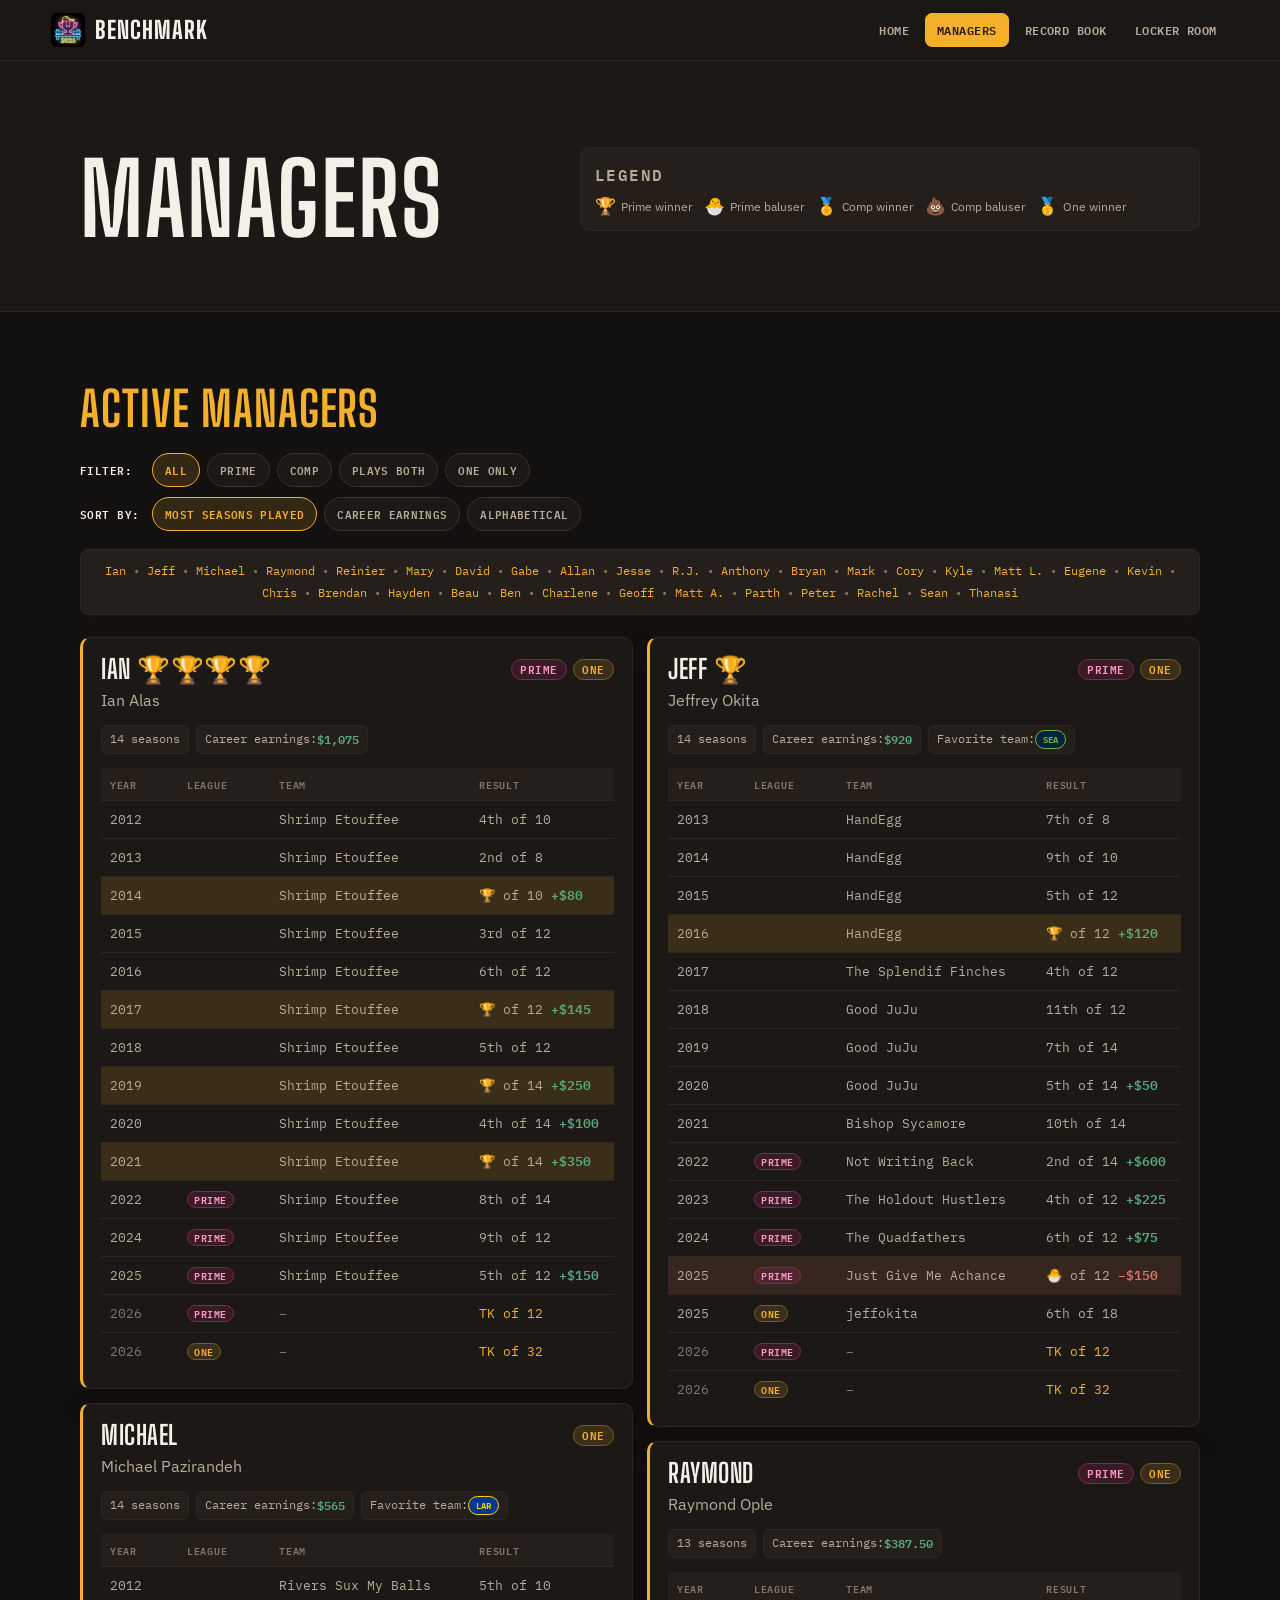
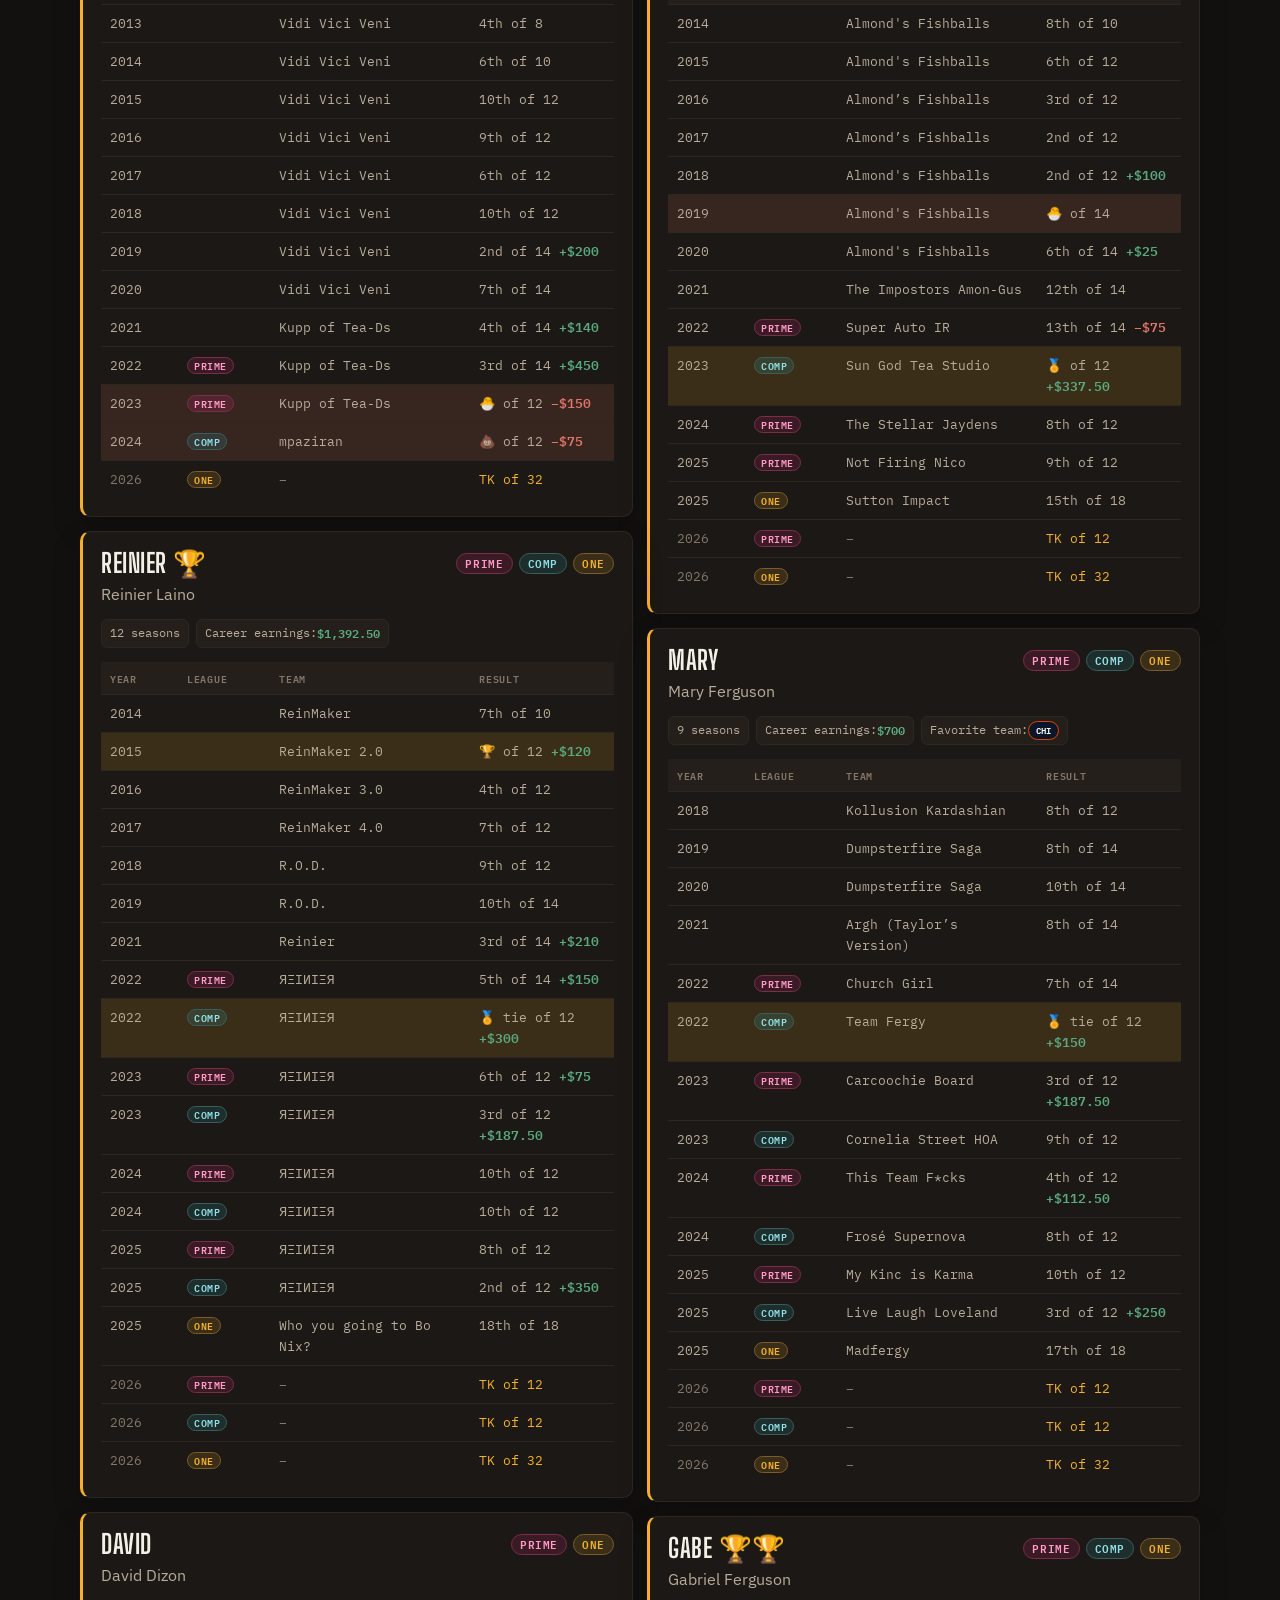
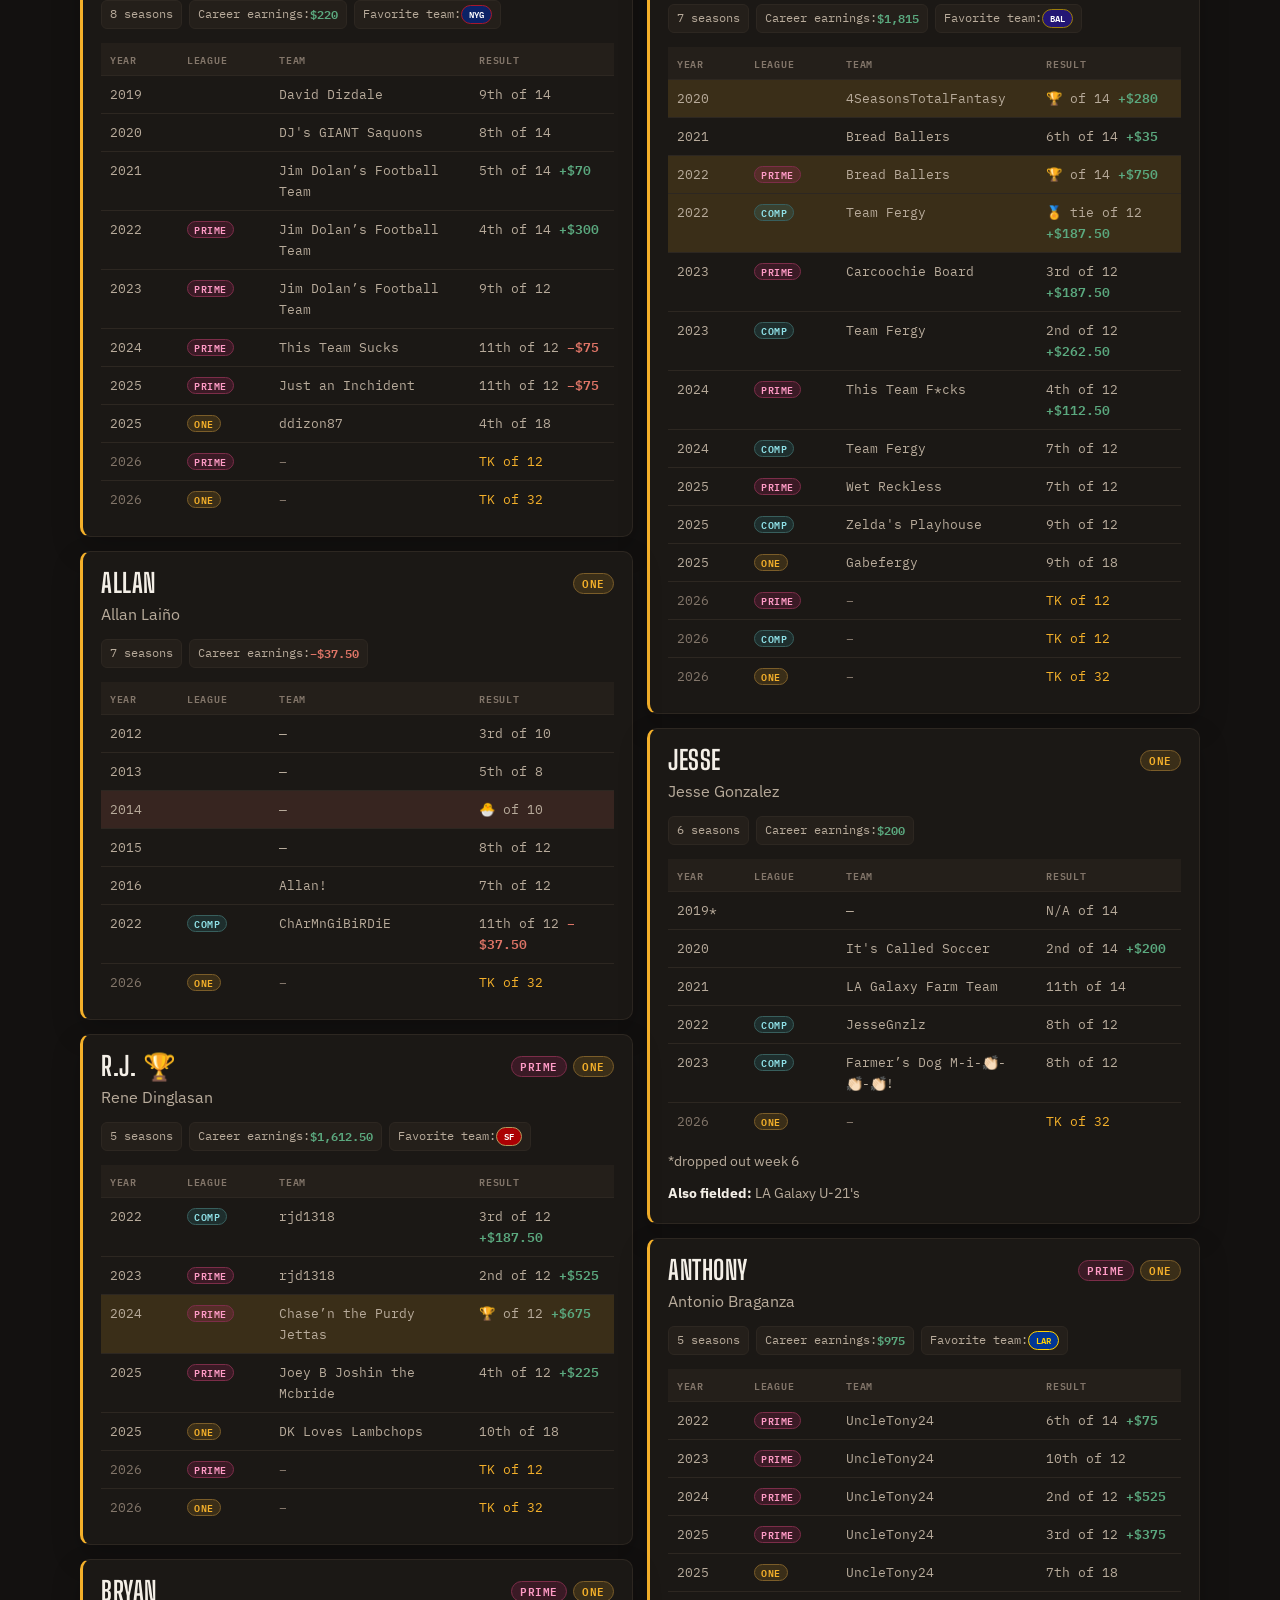
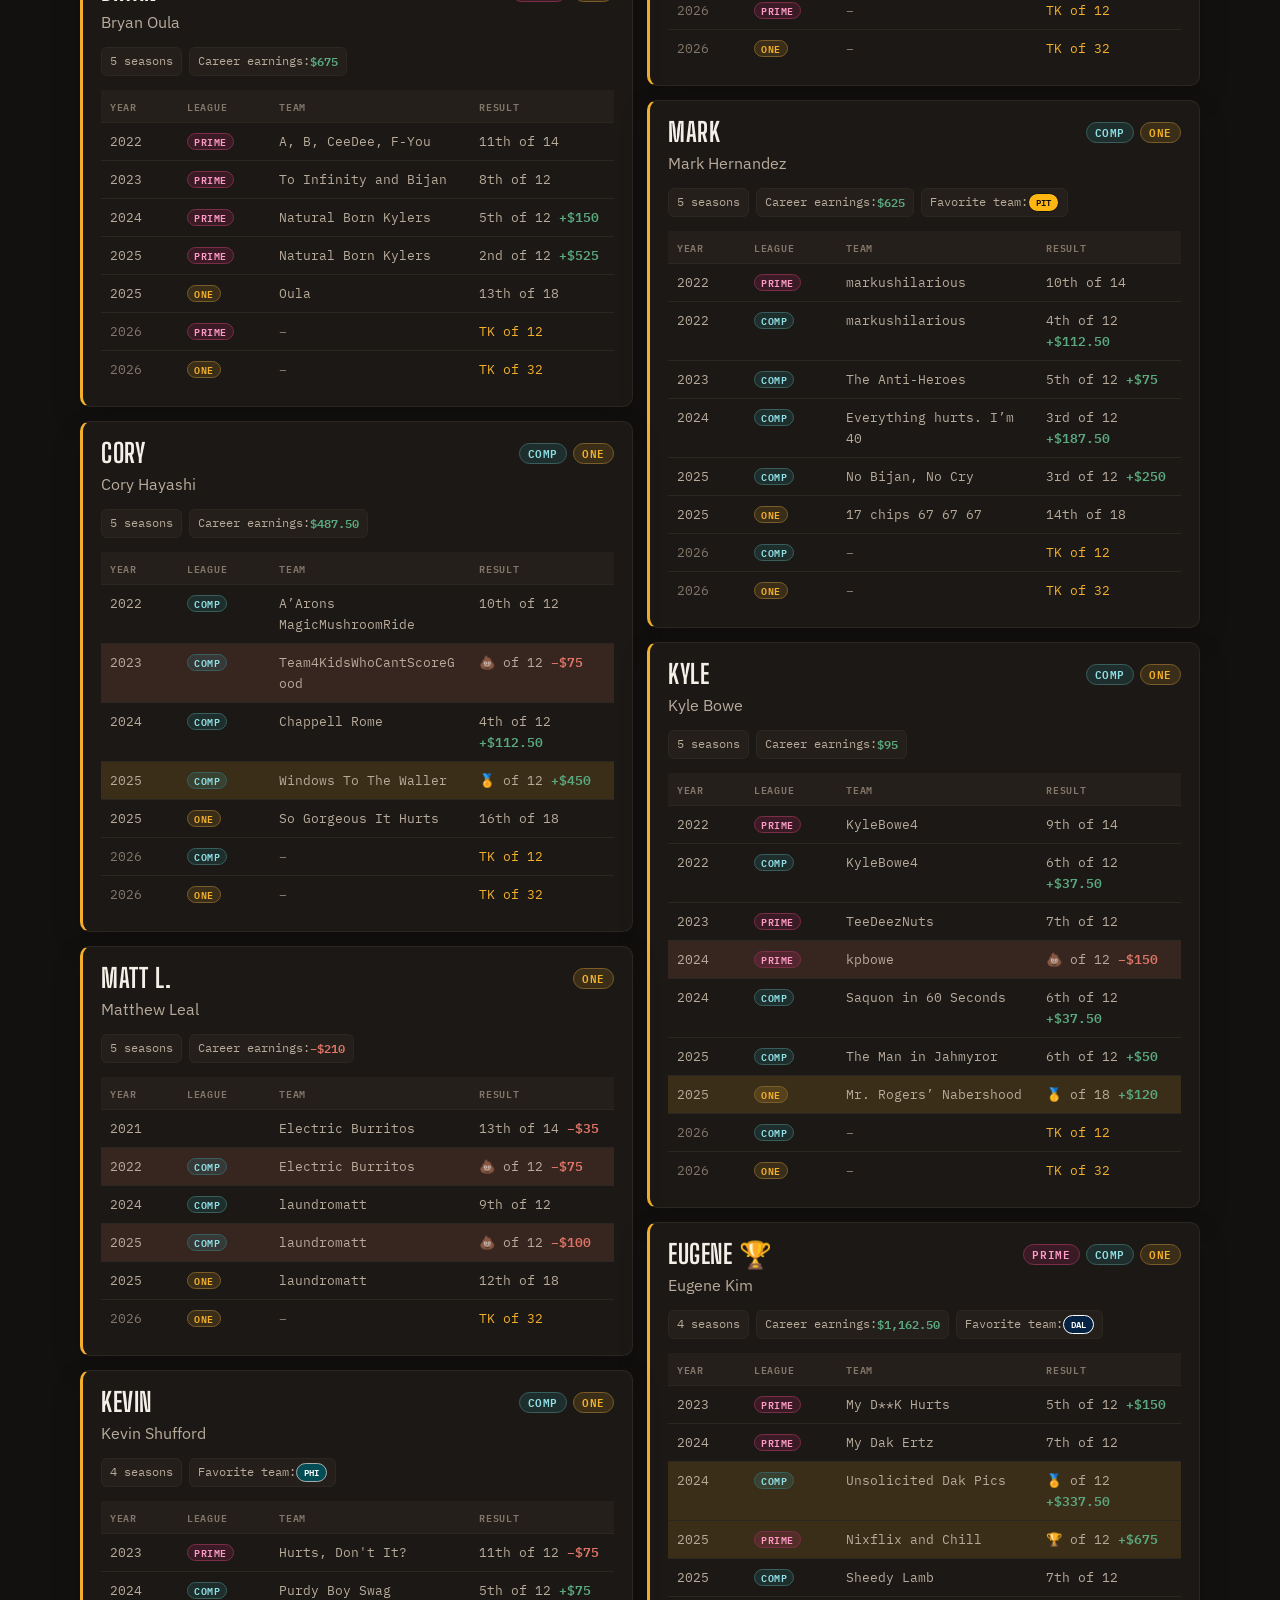
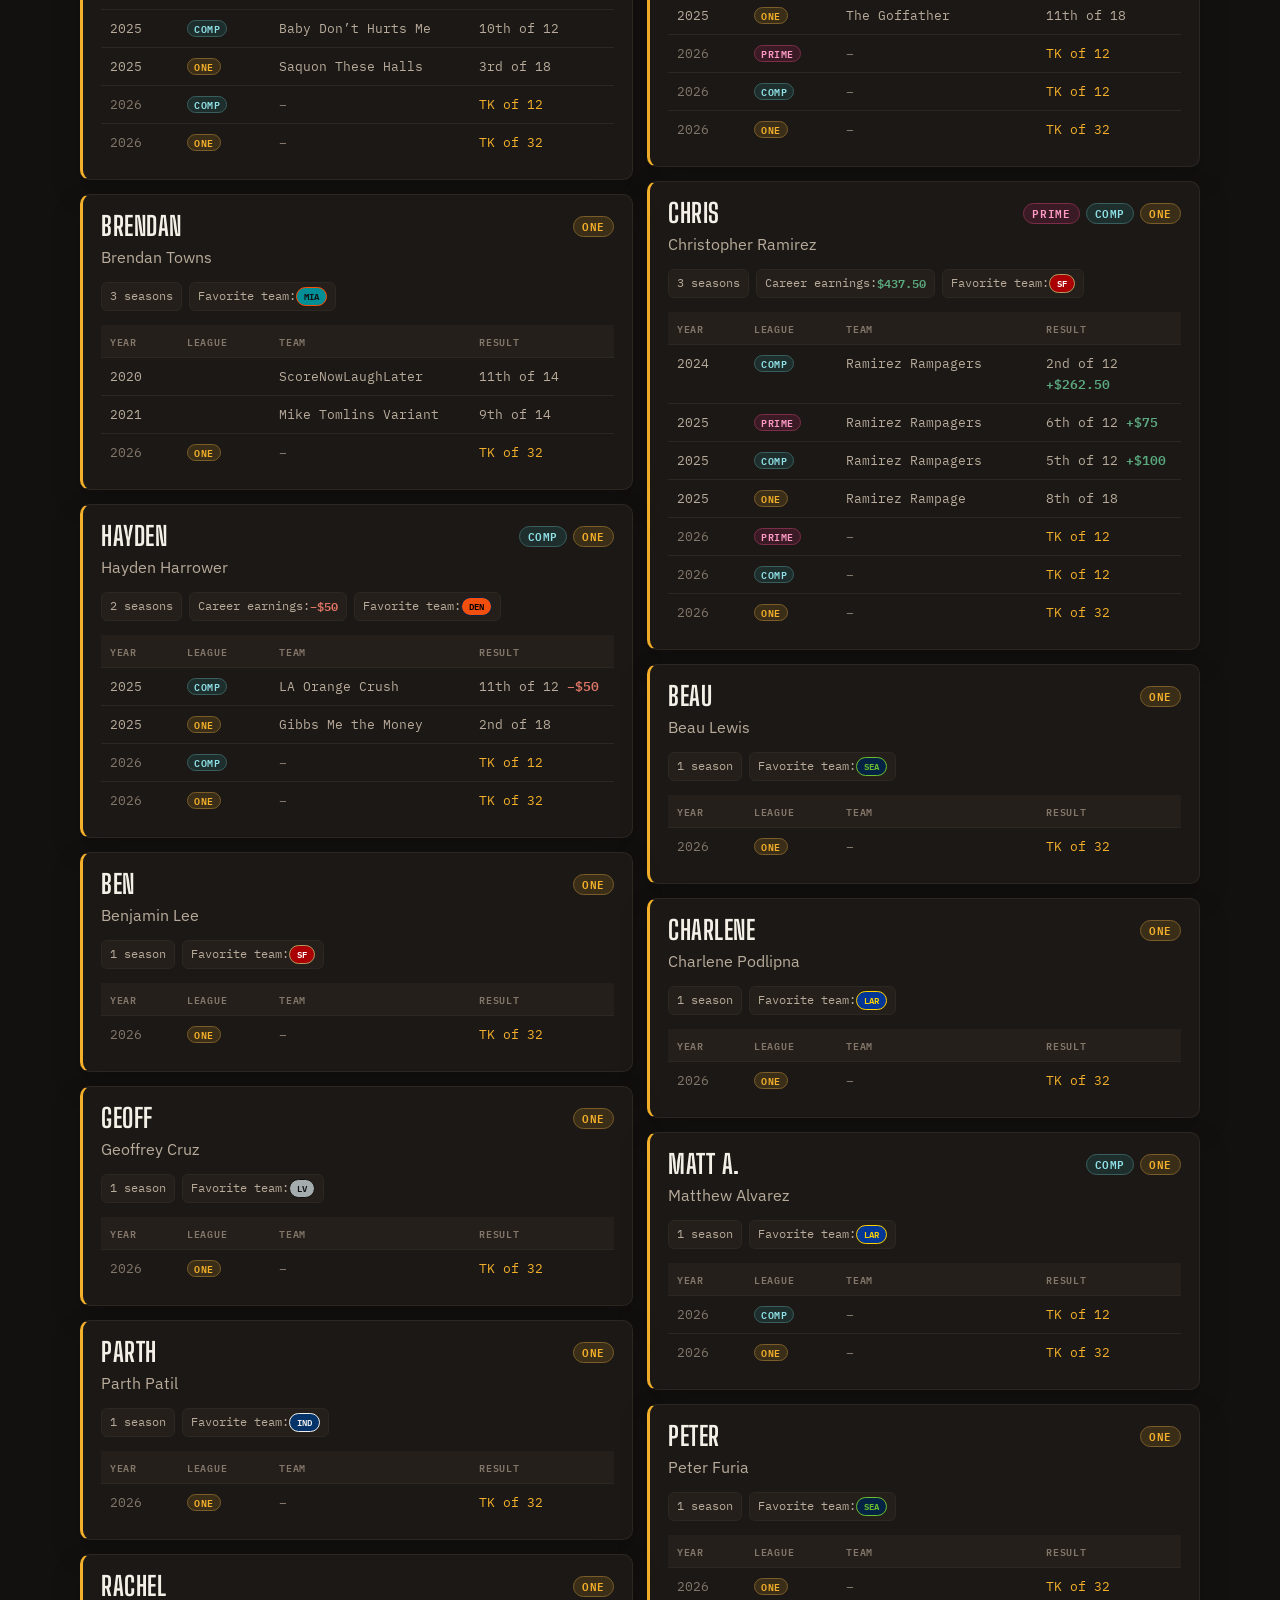
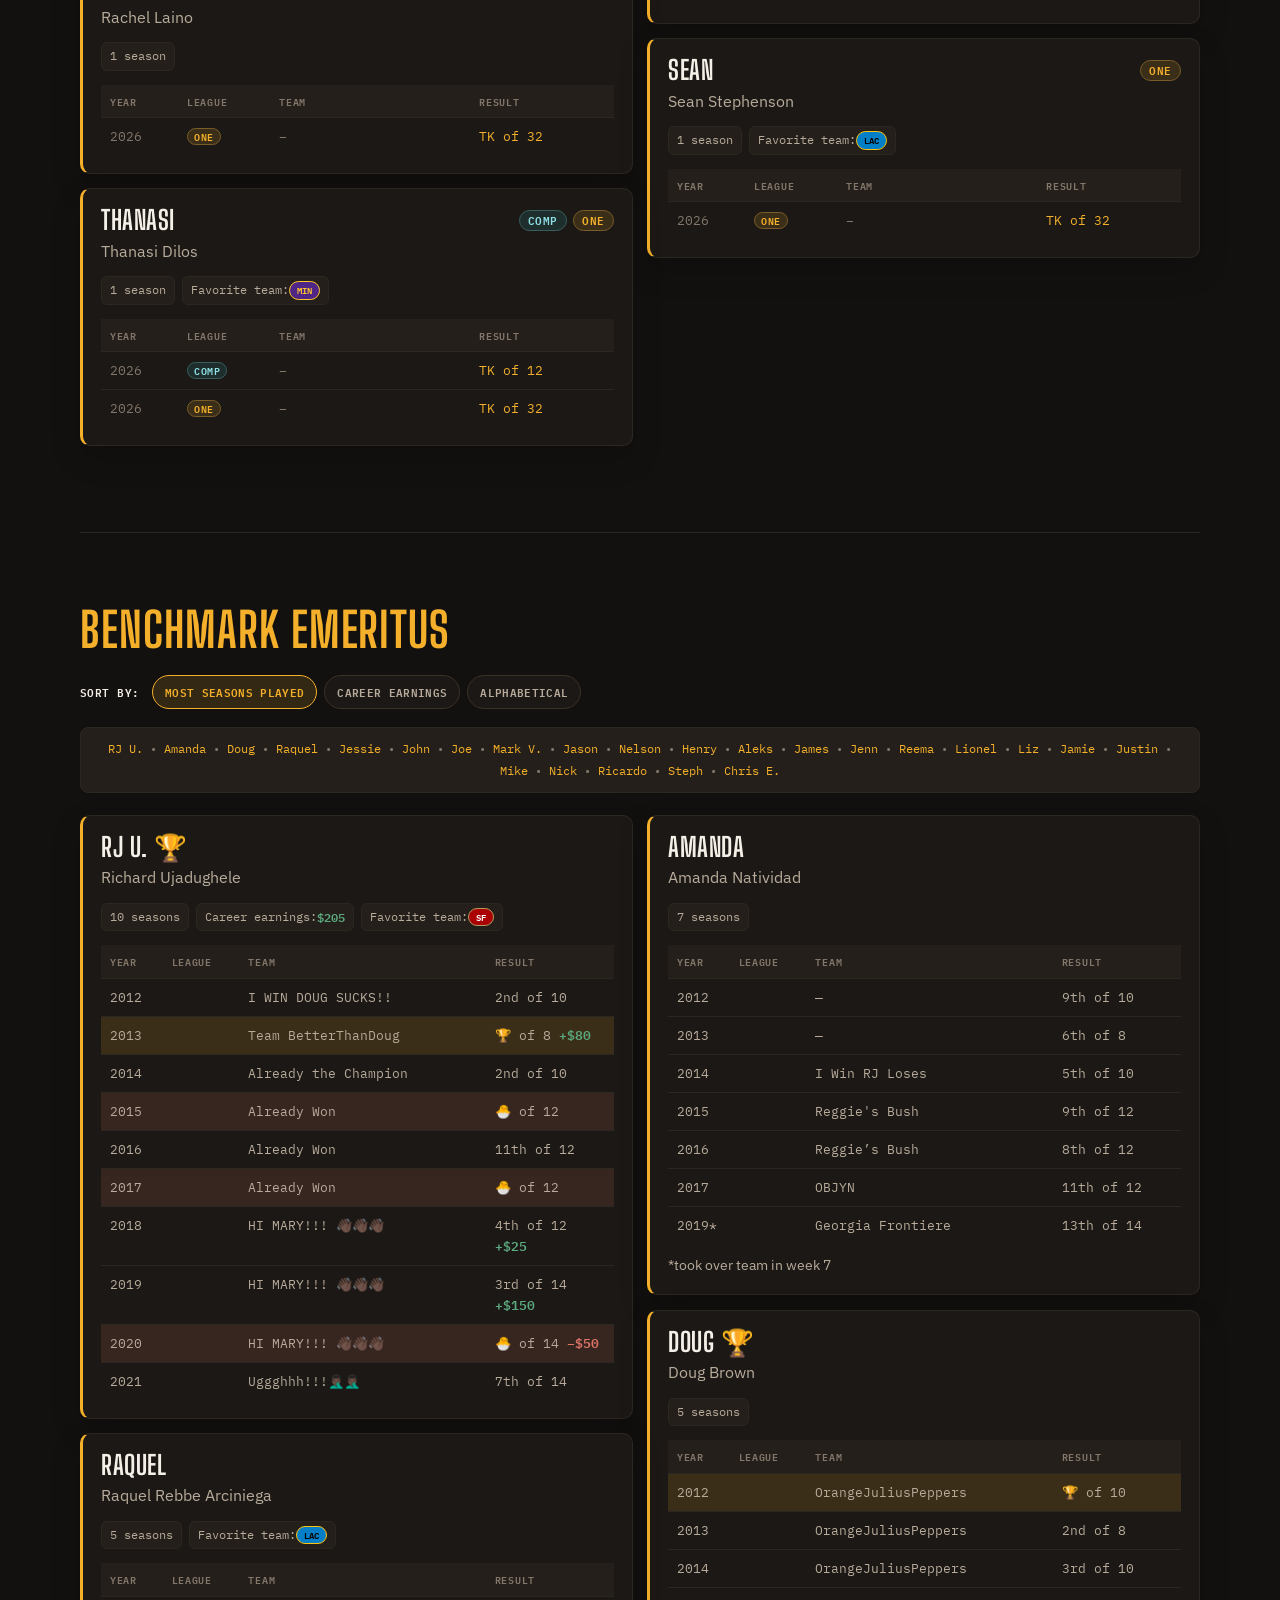
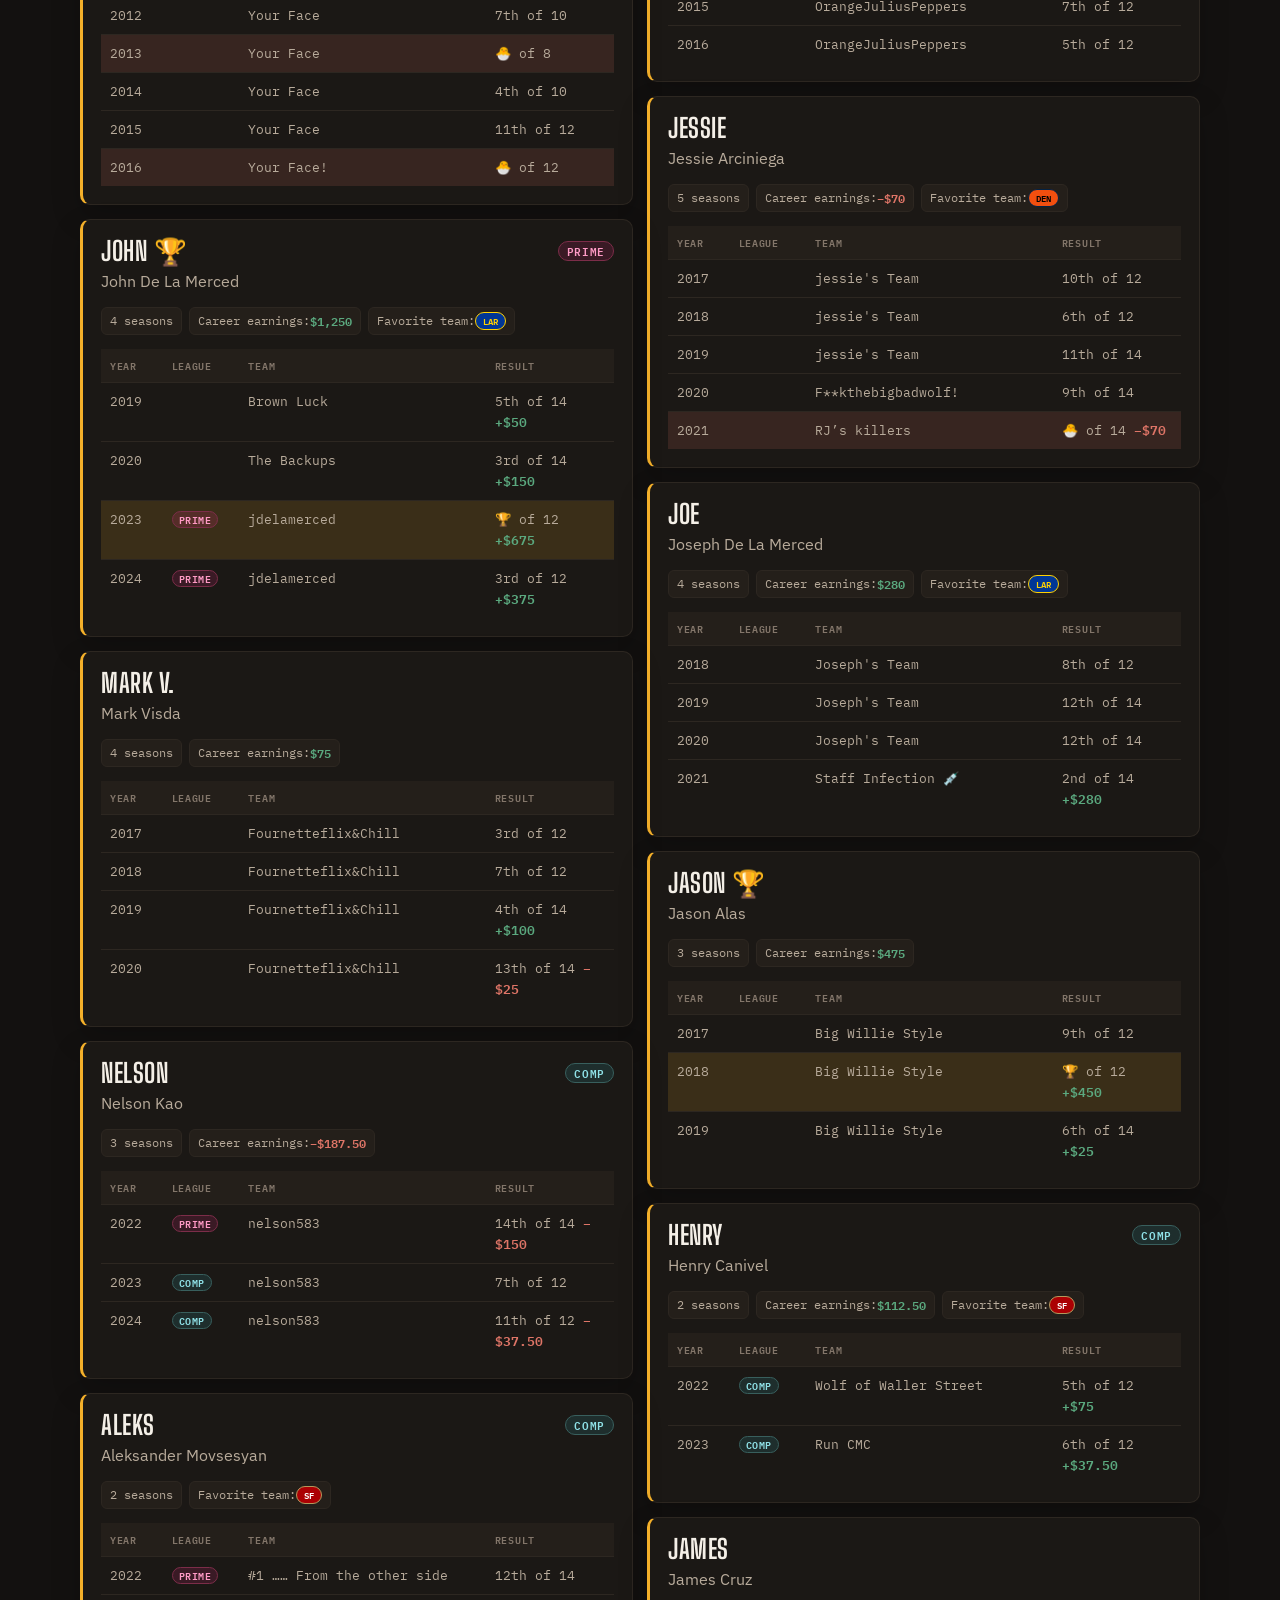
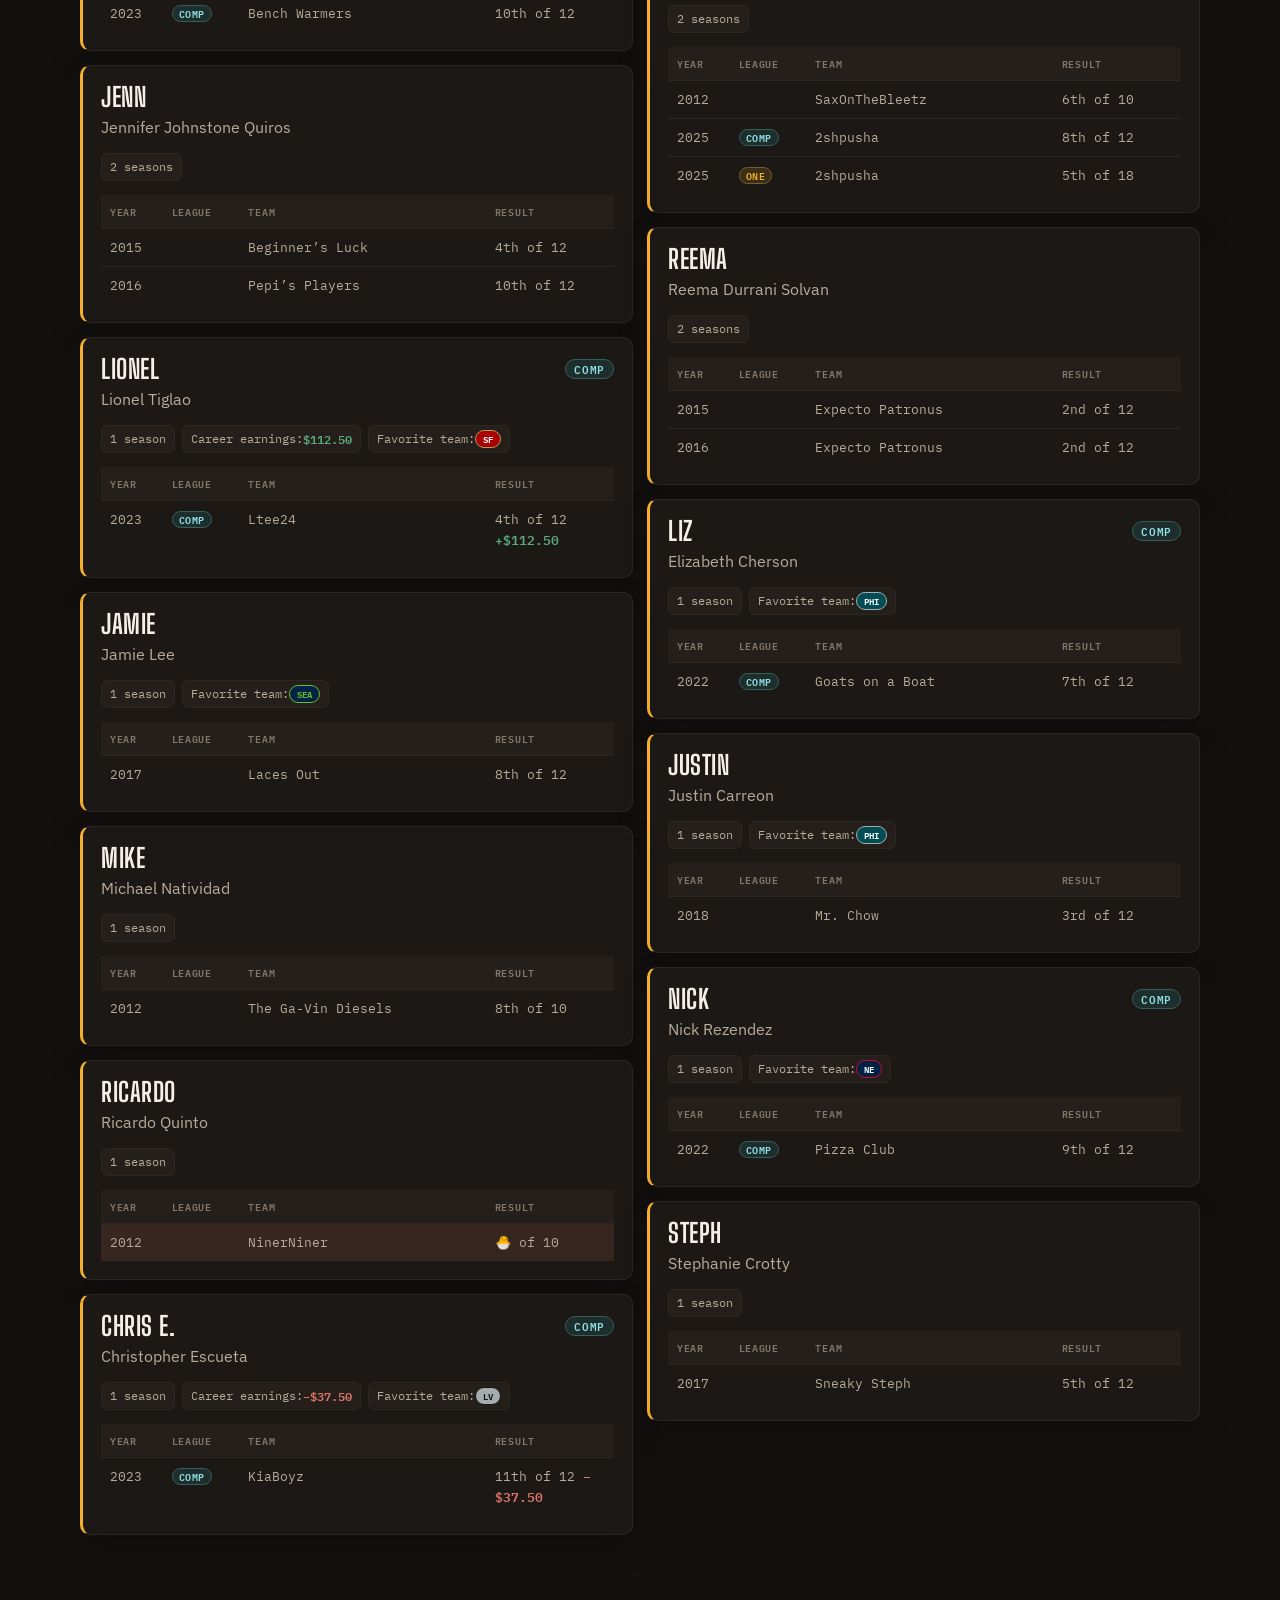
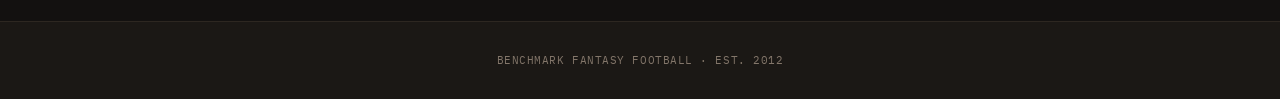
<file: managers.html>
<!doctype html>
<html lang="en">
<head>
  <meta charset="utf-8">
  <meta name="viewport" content="width=device-width, initial-scale=1">
  <title>Benchmark - Managers</title>
  <meta name="description" content="Benchmark fantasy football manager career stats, earnings, team names, and placements.">
  <link rel="icon" href="assets/img/favicon.png">
  <link rel="apple-touch-icon" href="assets/img/apple-touch-icon.png">
  <link rel="canonical" href="https://www.benchmark.football/managers">
  <meta property="og:title" content="Benchmark - Managers">
  <meta property="og:description" content="Benchmark fantasy football manager career stats, earnings, team names, and placements.">
  <meta property="og:image" content="https://www.benchmark.football/assets/img/banner-2026.jpg">
  <link rel="stylesheet" href="assets/css/style.css?v=20260830-draft-prep-r32">
</head>
<body class="">

<header class="site-header">
  <a class="brand" href="./" aria-label="Benchmark home"><img src="assets/img/favicon.png" alt="" width="36" height="36"><span>Benchmark</span></a>
  <nav class="site-nav" aria-label="Primary navigation"><a href="./">Home</a><a href="managers" aria-current="page">Managers</a><a href="record-book">Record Book</a><a href="locker-room">Locker Room</a></nav>
</header><main><section class="page-title"><div class="record-shell"><div class="manager-title-row"><h1>Managers</h1><aside class="manager-key" aria-label="Manager page key">
  <p class="manager-key-title">Legend</p>
  <ul class="manager-key-results">
    <li class="manager-key-result"><span class="manager-key-icon" aria-hidden="true">🏆</span><span>Prime winner</span></li>
    <li class="manager-key-result"><span class="manager-key-icon" aria-hidden="true">🐣</span><span>Prime baluser</span></li>
    <li class="manager-key-result"><span class="manager-key-icon" aria-hidden="true">🏅</span><span>Comp winner</span></li>
    <li class="manager-key-result"><span class="manager-key-icon" aria-hidden="true">💩</span><span>Comp baluser</span></li>
    <li class="manager-key-result"><span class="manager-key-icon" aria-hidden="true">🥇</span><span>One winner</span></li>
  </ul>
</aside></div></div></section><section class="content-section manager-section" id="active-managers"><h2>Active Managers</h2><div class="manager-controls"><div class="manager-control-row"><span class="manager-control-label" id="manager-filter-label">Filter:</span><div class="manager-filters" role="group" aria-labelledby="manager-filter-label" hidden><button data-filter="all" aria-pressed="true">All</button><button data-filter="Prime" aria-pressed="false">Prime</button><button data-filter="Comp" aria-pressed="false">Comp</button><button data-filter="both" aria-pressed="false">Plays both</button><button data-filter="OneOnly" aria-pressed="false">One only</button></div></div><div class="manager-control-row"><span class="manager-control-label" id="manager-sort-label">Sort by:</span><div class="manager-sort" role="group" aria-labelledby="manager-sort-label"><button data-sort="seasons" aria-pressed="true">Most seasons played</button><button data-sort="earnings" aria-pressed="false">Career earnings</button><button data-sort="alpha" aria-pressed="false">Alphabetical</button></div></div></div><nav class="manager-index active-manager-index" aria-label="Active manager index" aria-live="polite"></nav><div class="manager-grid"><article class="manager-card" data-leagues="Prime Comp both One">
  <div class="manager-head">
    <div><h3>Reinier <span class="badges">🏆</span></h3><p class="manager-full">Reinier Laino</p></div>
    <div class="current-leagues"><span class="league-chip chip-prime">Prime</span><span class="league-chip chip-comp">Comp</span><span class="league-chip chip-one">One</span></div>
  </div>
  <div class="manager-meta"><span>12 seasons</span><span>Career earnings: <strong class="career-total">$1,392.50</strong></span></div>
  <div class="career-table-scroll"><table class="career-table">
    <thead><tr><th>Year</th><th>League</th><th>Team</th><th>Result</th></tr></thead>
    <tbody><tr><td>2014</td><td></td><td>ReinMaker</td><td>7th of 10</td></tr><tr class="row-win"><td>2015</td><td></td><td>ReinMaker 2.0</td><td>🏆 of 12 <strong class="row-money">+$120</strong></td></tr><tr><td>2016</td><td></td><td>ReinMaker 3.0</td><td>4th of 12</td></tr><tr><td>2017</td><td></td><td>ReinMaker 4.0</td><td>7th of 12</td></tr><tr><td>2018</td><td></td><td>R.O.D.</td><td>9th of 12</td></tr><tr><td>2019</td><td></td><td>R.O.D.</td><td>10th of 14</td></tr><tr><td>2021</td><td></td><td>Reinier</td><td>3rd of 14 <strong class="row-money">+$210</strong></td></tr><tr><td>2022</td><td><span class="league-chip chip-prime">Prime</span></td><td>ЯΞIИIΞЯ</td><td>5th of 14 <strong class="row-money">+$150</strong></td></tr><tr class="row-win"><td>2022</td><td><span class="league-chip chip-comp">Comp</span></td><td>ЯΞIИIΞЯ</td><td>🏅 tie of 12 <strong class="row-money">+$300</strong></td></tr><tr><td>2023</td><td><span class="league-chip chip-prime">Prime</span></td><td>ЯΞIИIΞЯ</td><td>6th of 12 <strong class="row-money">+$75</strong></td></tr><tr><td>2023</td><td><span class="league-chip chip-comp">Comp</span></td><td>ЯΞIИIΞЯ</td><td>3rd of 12 <strong class="row-money">+$187.50</strong></td></tr><tr><td>2024</td><td><span class="league-chip chip-prime">Prime</span></td><td>ЯΞIИIΞЯ</td><td>10th of 12</td></tr><tr><td>2024</td><td><span class="league-chip chip-comp">Comp</span></td><td>ЯΞIИIΞЯ</td><td>10th of 12</td></tr><tr><td>2025</td><td><span class="league-chip chip-prime">Prime</span></td><td>ЯΞIИIΞЯ</td><td>8th of 12</td></tr><tr><td>2025</td><td><span class="league-chip chip-comp">Comp</span></td><td>ЯΞIИIΞЯ</td><td>2nd of 12 <strong class="row-money">+$350</strong></td></tr><tr><td>2025</td><td><span class="league-chip chip-one">One</span></td><td>Who you going to Bo Nix?</td><td>18th of 18</td></tr></tbody>
  </table></div>


</article><article class="manager-card" data-leagues="Prime One">
  <div class="manager-head">
    <div><h3>Ian <span class="badges">🏆🏆🏆🏆</span></h3><p class="manager-full">Ian Alas</p></div>
    <div class="current-leagues"><span class="league-chip chip-prime">Prime</span><span class="league-chip chip-one">One</span></div>
  </div>
  <div class="manager-meta"><span>14 seasons</span><span>Career earnings: <strong class="career-total">$1,075</strong></span></div>
  <div class="career-table-scroll"><table class="career-table">
    <thead><tr><th>Year</th><th>League</th><th>Team</th><th>Result</th></tr></thead>
    <tbody><tr><td>2012</td><td></td><td>Shrimp Etouffee</td><td>4th of 10</td></tr><tr><td>2013</td><td></td><td>Shrimp Etouffee</td><td>2nd of 8</td></tr><tr class="row-win"><td>2014</td><td></td><td>Shrimp Etouffee</td><td>🏆 of 10 <strong class="row-money">+$80</strong></td></tr><tr><td>2015</td><td></td><td>Shrimp Etouffee</td><td>3rd of 12</td></tr><tr><td>2016</td><td></td><td>Shrimp Etouffee</td><td>6th of 12</td></tr><tr class="row-win"><td>2017</td><td></td><td>Shrimp Etouffee</td><td>🏆 of 12 <strong class="row-money">+$145</strong></td></tr><tr><td>2018</td><td></td><td>Shrimp Etouffee</td><td>5th of 12</td></tr><tr class="row-win"><td>2019</td><td></td><td>Shrimp Etouffee</td><td>🏆 of 14 <strong class="row-money">+$250</strong></td></tr><tr><td>2020</td><td></td><td>Shrimp Etouffee</td><td>4th of 14 <strong class="row-money">+$100</strong></td></tr><tr class="row-win"><td>2021</td><td></td><td>Shrimp Etouffee</td><td>🏆 of 14 <strong class="row-money">+$350</strong></td></tr><tr><td>2022</td><td><span class="league-chip chip-prime">Prime</span></td><td>Shrimp Etouffee</td><td>8th of 14</td></tr><tr><td>2024</td><td><span class="league-chip chip-prime">Prime</span></td><td>Shrimp Etouffee</td><td>9th of 12</td></tr><tr><td>2025</td><td><span class="league-chip chip-prime">Prime</span></td><td>Shrimp Etouffee</td><td>5th of 12 <strong class="row-money">+$150</strong></td></tr></tbody>
  </table></div>


</article><article class="manager-card" data-leagues="Prime One">
  <div class="manager-head">
    <div><h3>Jeff <span class="badges">🏆</span></h3><p class="manager-full">Jeffrey Okita</p></div>
    <div class="current-leagues"><span class="league-chip chip-prime">Prime</span><span class="league-chip chip-one">One</span></div>
  </div>
  <div class="manager-meta"><span>14 seasons</span><span>Career earnings: <strong class="career-total">$920</strong></span><span>Favorite team: <strong>SEA</strong></span></div>
  <div class="career-table-scroll"><table class="career-table">
    <thead><tr><th>Year</th><th>League</th><th>Team</th><th>Result</th></tr></thead>
    <tbody><tr><td>2013</td><td></td><td>HandEgg</td><td>7th of 8</td></tr><tr><td>2014</td><td></td><td>HandEgg</td><td>9th of 10</td></tr><tr><td>2015</td><td></td><td>HandEgg</td><td>5th of 12</td></tr><tr class="row-win"><td>2016</td><td></td><td>HandEgg</td><td>🏆 of 12 <strong class="row-money">+$120</strong></td></tr><tr><td>2017</td><td></td><td>The Splendif Finches</td><td>4th of 12</td></tr><tr><td>2018</td><td></td><td>Good JuJu</td><td>11th of 12</td></tr><tr><td>2019</td><td></td><td>Good JuJu</td><td>7th of 14</td></tr><tr><td>2020</td><td></td><td>Good JuJu</td><td>5th of 14 <strong class="row-money">+$50</strong></td></tr><tr><td>2021</td><td></td><td>Bishop Sycamore</td><td>10th of 14</td></tr><tr><td>2022</td><td><span class="league-chip chip-prime">Prime</span></td><td>Not Writing Back</td><td>2nd of 14 <strong class="row-money">+$600</strong></td></tr><tr><td>2023</td><td><span class="league-chip chip-prime">Prime</span></td><td>The Holdout Hustlers</td><td>4th of 12 <strong class="row-money">+$225</strong></td></tr><tr><td>2024</td><td><span class="league-chip chip-prime">Prime</span></td><td>The Quadfathers</td><td>6th of 12 <strong class="row-money">+$75</strong></td></tr><tr class="row-baluser"><td>2025</td><td><span class="league-chip chip-prime">Prime</span></td><td>Just Give Me Achance</td><td>🐣 of 12 <strong class="row-money row-money-negative">−$150</strong></td></tr><tr><td>2025</td><td><span class="league-chip chip-one">One</span></td><td>jeffokita</td><td>6th of 18</td></tr></tbody>
  </table></div>


</article><article class="manager-card" data-leagues="Prime Comp both One">
  <div class="manager-head">
    <div><h3>Mary</h3><p class="manager-full">Mary Ferguson</p></div>
    <div class="current-leagues"><span class="league-chip chip-prime">Prime</span><span class="league-chip chip-comp">Comp</span><span class="league-chip chip-one">One</span></div>
  </div>
  <div class="manager-meta"><span>9 seasons</span><span>Career earnings: <strong class="career-total">$700</strong></span><span>Favorite team: <strong>CHI</strong></span></div>
  <div class="career-table-scroll"><table class="career-table">
    <thead><tr><th>Year</th><th>League</th><th>Team</th><th>Result</th></tr></thead>
    <tbody><tr><td>2018</td><td></td><td>Kollusion Kardashian</td><td>8th of 12</td></tr><tr><td>2019</td><td></td><td>Dumpsterfire Saga</td><td>8th of 14</td></tr><tr><td>2020</td><td></td><td>Dumpsterfire Saga</td><td>10th of 14</td></tr><tr><td>2021</td><td></td><td>Argh (Taylor’s Version)</td><td>8th of 14</td></tr><tr><td>2022</td><td><span class="league-chip chip-prime">Prime</span></td><td>Church Girl</td><td>7th of 14</td></tr><tr class="row-win"><td>2022</td><td><span class="league-chip chip-comp">Comp</span></td><td>Team Fergy</td><td>🏅 tie of 12 <strong class="row-money">+$150</strong></td></tr><tr><td>2023</td><td><span class="league-chip chip-prime">Prime</span></td><td>Carcoochie Board</td><td>3rd of 12 <strong class="row-money">+$187.50</strong></td></tr><tr><td>2023</td><td><span class="league-chip chip-comp">Comp</span></td><td>Cornelia Street HOA</td><td>9th of 12</td></tr><tr><td>2024</td><td><span class="league-chip chip-prime">Prime</span></td><td>This Team F*cks</td><td>4th of 12 <strong class="row-money">+$112.50</strong></td></tr><tr><td>2024</td><td><span class="league-chip chip-comp">Comp</span></td><td>Frosé Supernova</td><td>8th of 12</td></tr><tr><td>2025</td><td><span class="league-chip chip-prime">Prime</span></td><td>My Kinc is Karma</td><td>10th of 12</td></tr><tr><td>2025</td><td><span class="league-chip chip-comp">Comp</span></td><td>Live Laugh Loveland</td><td>3rd of 12 <strong class="row-money">+$250</strong></td></tr><tr><td>2025</td><td><span class="league-chip chip-one">One</span></td><td>Madfergy</td><td>17th of 18</td></tr></tbody>
  </table></div>

</article><article class="manager-card" data-leagues="Prime One">
  <div class="manager-head">
    <div><h3>Raymond</h3><p class="manager-full">Raymond Ople</p></div>
    <div class="current-leagues"><span class="league-chip chip-prime">Prime</span><span class="league-chip chip-one">One</span></div>
  </div>
  <div class="manager-meta"><span>13 seasons</span><span>Career earnings: <strong class="career-total">$387.50</strong></span></div>
  <div class="career-table-scroll"><table class="career-table">
    <thead><tr><th>Year</th><th>League</th><th>Team</th><th>Result</th></tr></thead>
    <tbody><tr><td>2014</td><td></td><td>Almond&#x27;s Fishballs</td><td>8th of 10</td></tr><tr><td>2015</td><td></td><td>Almond&#x27;s Fishballs</td><td>6th of 12</td></tr><tr><td>2016</td><td></td><td>Almond’s Fishballs</td><td>3rd of 12</td></tr><tr><td>2017</td><td></td><td>Almond’s Fishballs</td><td>2nd of 12</td></tr><tr><td>2018</td><td></td><td>Almond&#x27;s Fishballs</td><td>2nd of 12 <strong class="row-money">+$100</strong></td></tr><tr class="row-baluser"><td>2019</td><td></td><td>Almond&#x27;s Fishballs</td><td>🐣 of 14</td></tr><tr><td>2020</td><td></td><td>Almond&#x27;s Fishballs</td><td>6th of 14 <strong class="row-money">+$25</strong></td></tr><tr><td>2021</td><td></td><td>The Impostors Amon-Gus</td><td>12th of 14</td></tr><tr><td>2022</td><td><span class="league-chip chip-prime">Prime</span></td><td>Super Auto IR</td><td>13th of 14 <strong class="row-money row-money-negative">−$75</strong></td></tr><tr class="row-win"><td>2023</td><td><span class="league-chip chip-comp">Comp</span></td><td>Sun God Tea Studio</td><td>🏅 of 12 <strong class="row-money">+$337.50</strong></td></tr><tr><td>2024</td><td><span class="league-chip chip-prime">Prime</span></td><td>The Stellar Jaydens</td><td>8th of 12</td></tr><tr><td>2025</td><td><span class="league-chip chip-prime">Prime</span></td><td>Not Firing Nico</td><td>9th of 12</td></tr><tr><td>2025</td><td><span class="league-chip chip-one">One</span></td><td>Sutton Impact</td><td>15th of 18</td></tr></tbody>
  </table></div>


</article><article class="manager-card" data-leagues="Prime Comp both One">
  <div class="manager-head">
    <div><h3>Gabe <span class="badges">🏆🏆</span></h3><p class="manager-full">Gabriel Ferguson</p></div>
    <div class="current-leagues"><span class="league-chip chip-prime">Prime</span><span class="league-chip chip-comp">Comp</span><span class="league-chip chip-one">One</span></div>
  </div>
  <div class="manager-meta"><span>7 seasons</span><span>Career earnings: <strong class="career-total">$1,815</strong></span><span>Favorite team: <strong>BAL</strong></span></div>
  <div class="career-table-scroll"><table class="career-table">
    <thead><tr><th>Year</th><th>League</th><th>Team</th><th>Result</th></tr></thead>
    <tbody><tr class="row-win"><td>2020</td><td></td><td>4SeasonsTotalFantasy</td><td>🏆 of 14 <strong class="row-money">+$280</strong></td></tr><tr><td>2021</td><td></td><td>Bread Ballers</td><td>6th of 14 <strong class="row-money">+$35</strong></td></tr><tr class="row-win"><td>2022</td><td><span class="league-chip chip-prime">Prime</span></td><td>Bread Ballers</td><td>🏆 of 14 <strong class="row-money">+$750</strong></td></tr><tr class="row-win"><td>2022</td><td><span class="league-chip chip-comp">Comp</span></td><td>Team Fergy</td><td>🏅 tie of 12 <strong class="row-money">+$187.50</strong></td></tr><tr><td>2023</td><td><span class="league-chip chip-prime">Prime</span></td><td>Carcoochie Board</td><td>3rd of 12 <strong class="row-money">+$187.50</strong></td></tr><tr><td>2023</td><td><span class="league-chip chip-comp">Comp</span></td><td>Team Fergy</td><td>2nd of 12 <strong class="row-money">+$262.50</strong></td></tr><tr><td>2024</td><td><span class="league-chip chip-prime">Prime</span></td><td>This Team F*cks</td><td>4th of 12 <strong class="row-money">+$112.50</strong></td></tr><tr><td>2024</td><td><span class="league-chip chip-comp">Comp</span></td><td>Team Fergy</td><td>7th of 12</td></tr><tr><td>2025</td><td><span class="league-chip chip-prime">Prime</span></td><td>Wet Reckless</td><td>7th of 12</td></tr><tr><td>2025</td><td><span class="league-chip chip-comp">Comp</span></td><td>Zelda's Playhouse</td><td>9th of 12</td></tr><tr><td>2025</td><td><span class="league-chip chip-one">One</span></td><td>Gabefergy</td><td>9th of 18</td></tr></tbody>
  </table></div>


</article><article class="manager-card" data-leagues="Prime One">
  <div class="manager-head">
    <div><h3>David</h3><p class="manager-full">David Dizon</p></div>
    <div class="current-leagues"><span class="league-chip chip-prime">Prime</span><span class="league-chip chip-one">One</span></div>
  </div>
  <div class="manager-meta"><span>8 seasons</span><span>Career earnings: <strong class="career-total">$220</strong></span><span>Favorite team: <strong>NYG</strong></span></div>
  <div class="career-table-scroll"><table class="career-table">
    <thead><tr><th>Year</th><th>League</th><th>Team</th><th>Result</th></tr></thead>
    <tbody><tr><td>2019</td><td></td><td>David Dizdale</td><td>9th of 14</td></tr><tr><td>2020</td><td></td><td>DJ&#x27;s GIANT Saquons</td><td>8th of 14</td></tr><tr><td>2021</td><td></td><td>Jim Dolan’s Football Team</td><td>5th of 14 <strong class="row-money">+$70</strong></td></tr><tr><td>2022</td><td><span class="league-chip chip-prime">Prime</span></td><td>Jim Dolan’s Football Team</td><td>4th of 14 <strong class="row-money">+$300</strong></td></tr><tr><td>2023</td><td><span class="league-chip chip-prime">Prime</span></td><td>Jim Dolan’s Football Team</td><td>9th of 12</td></tr><tr><td>2024</td><td><span class="league-chip chip-prime">Prime</span></td><td>This Team Sucks</td><td>11th of 12 <strong class="row-money row-money-negative">−$75</strong></td></tr><tr><td>2025</td><td><span class="league-chip chip-prime">Prime</span></td><td>Just an Inchident</td><td>11th of 12 <strong class="row-money row-money-negative">−$75</strong></td></tr><tr><td>2025</td><td><span class="league-chip chip-one">One</span></td><td>ddizon87</td><td>4th of 18</td></tr></tbody>
  </table></div>


</article><article class="manager-card" data-leagues="Comp One">
  <div class="manager-head">
    <div><h3>Kyle</h3><p class="manager-full">Kyle Bowe</p></div>
    <div class="current-leagues"><span class="league-chip chip-comp">Comp</span><span class="league-chip chip-one">One</span></div>
  </div>
  <div class="manager-meta"><span>5 seasons</span><span>Career earnings: <strong class="career-total">$95</strong></span></div>
  <div class="career-table-scroll"><table class="career-table">
    <thead><tr><th>Year</th><th>League</th><th>Team</th><th>Result</th></tr></thead>
    <tbody><tr><td>2022</td><td><span class="league-chip chip-prime">Prime</span></td><td>KyleBowe4</td><td>9th of 14</td></tr><tr><td>2022</td><td><span class="league-chip chip-comp">Comp</span></td><td>KyleBowe4</td><td>6th of 12 <strong class="row-money">+$37.50</strong></td></tr><tr><td>2023</td><td><span class="league-chip chip-prime">Prime</span></td><td>TeeDeezNuts</td><td>7th of 12</td></tr><tr class="row-baluser"><td>2024</td><td><span class="league-chip chip-prime">Prime</span></td><td>kpbowe</td><td>💩 of 12 <strong class="row-money row-money-negative">−$150</strong></td></tr><tr><td>2024</td><td><span class="league-chip chip-comp">Comp</span></td><td>Saquon in 60 Seconds</td><td>6th of 12 <strong class="row-money">+$37.50</strong></td></tr><tr><td>2025</td><td><span class="league-chip chip-comp">Comp</span></td><td>The Man in Jahmyror</td><td>6th of 12 <strong class="row-money">+$50</strong></td></tr><tr class="row-win"><td>2025</td><td><span class="league-chip chip-one">One</span></td><td>Mr. Rogers’ Nabershood</td><td>🥇 of 18 <strong class="row-money">+$120</strong></td></tr></tbody>
  </table></div>

  </article><article class="manager-card" data-leagues="Prime Comp both One">
  <div class="manager-head">
    <div><h3>Eugene <span class="badges">🏆</span></h3><p class="manager-full">Eugene Kim</p></div>
    <div class="current-leagues"><span class="league-chip chip-prime">Prime</span><span class="league-chip chip-comp">Comp</span><span class="league-chip chip-one">One</span></div>
  </div>
  <div class="manager-meta"><span>4 seasons</span><span>Career earnings: <strong class="career-total">$1,162.50</strong></span><span>Favorite team: <strong>DAL</strong></span></div>
  <div class="career-table-scroll"><table class="career-table">
    <thead><tr><th>Year</th><th>League</th><th>Team</th><th>Result</th></tr></thead>
    <tbody><tr><td>2023</td><td><span class="league-chip chip-prime">Prime</span></td><td>My D**K Hurts</td><td>5th of 12 <strong class="row-money">+$150</strong></td></tr><tr><td>2024</td><td><span class="league-chip chip-prime">Prime</span></td><td>My Dak Ertz</td><td>7th of 12</td></tr><tr class="row-win"><td>2024</td><td><span class="league-chip chip-comp">Comp</span></td><td>Unsolicited Dak Pics</td><td>🏅 of 12 <strong class="row-money">+$337.50</strong></td></tr><tr class="row-win"><td>2025</td><td><span class="league-chip chip-prime">Prime</span></td><td>Nixflix and Chill</td><td>🏆 of 12 <strong class="row-money">+$675</strong></td></tr><tr><td>2025</td><td><span class="league-chip chip-comp">Comp</span></td><td>Sheedy Lamb</td><td>7th of 12</td></tr><tr><td>2025</td><td><span class="league-chip chip-one">One</span></td><td>The Goffather</td><td>11th of 18</td></tr></tbody>
  </table></div>


</article><article class="manager-card" data-leagues="Prime One">
  <div class="manager-head">
    <div><h3>R.J. <span class="badges">🏆</span></h3><p class="manager-full">Rene Dinglasan</p></div>
    <div class="current-leagues"><span class="league-chip chip-prime">Prime</span><span class="league-chip chip-one">One</span></div>
  </div>
  <div class="manager-meta"><span>5 seasons</span><span>Career earnings: <strong class="career-total">$1,612.50</strong></span><span>Favorite team: <strong>SF</strong></span></div>
  <div class="career-table-scroll"><table class="career-table">
    <thead><tr><th>Year</th><th>League</th><th>Team</th><th>Result</th></tr></thead>
    <tbody><tr><td>2022</td><td><span class="league-chip chip-comp">Comp</span></td><td>rjd1318</td><td>3rd of 12 <strong class="row-money">+$187.50</strong></td></tr><tr><td>2023</td><td><span class="league-chip chip-prime">Prime</span></td><td>rjd1318</td><td>2nd of 12 <strong class="row-money">+$525</strong></td></tr><tr class="row-win"><td>2024</td><td><span class="league-chip chip-prime">Prime</span></td><td>Chase’n the Purdy Jettas</td><td>🏆 of 12 <strong class="row-money">+$675</strong></td></tr><tr><td>2025</td><td><span class="league-chip chip-prime">Prime</span></td><td>Joey B Joshin the Mcbride</td><td>4th of 12 <strong class="row-money">+$225</strong></td></tr><tr><td>2025</td><td><span class="league-chip chip-one">One</span></td><td>DK Loves Lambchops</td><td>10th of 18</td></tr></tbody>
  </table></div>


</article><article class="manager-card" data-leagues="Prime One">
  <div class="manager-head">
    <div><h3>Anthony</h3><p class="manager-full">Antonio Braganza</p></div>
    <div class="current-leagues"><span class="league-chip chip-prime">Prime</span><span class="league-chip chip-one">One</span></div>
  </div>
  <div class="manager-meta"><span>5 seasons</span><span>Career earnings: <strong class="career-total">$975</strong></span><span>Favorite team: <strong>LAR</strong></span></div>
  <div class="career-table-scroll"><table class="career-table">
    <thead><tr><th>Year</th><th>League</th><th>Team</th><th>Result</th></tr></thead>
    <tbody><tr><td>2022</td><td><span class="league-chip chip-prime">Prime</span></td><td>UncleTony24</td><td>6th of 14 <strong class="row-money">+$75</strong></td></tr><tr><td>2023</td><td><span class="league-chip chip-prime">Prime</span></td><td>UncleTony24</td><td>10th of 12</td></tr><tr><td>2024</td><td><span class="league-chip chip-prime">Prime</span></td><td>UncleTony24</td><td>2nd of 12 <strong class="row-money">+$525</strong></td></tr><tr><td>2025</td><td><span class="league-chip chip-prime">Prime</span></td><td>UncleTony24</td><td>3rd of 12 <strong class="row-money">+$375</strong></td></tr><tr><td>2025</td><td><span class="league-chip chip-one">One</span></td><td>UncleTony24</td><td>7th of 18</td></tr></tbody>
  </table></div>


</article><article class="manager-card" data-leagues="Prime One">
  <div class="manager-head">
    <div><h3>Bryan</h3><p class="manager-full">Bryan Oula</p></div>
    <div class="current-leagues"><span class="league-chip chip-prime">Prime</span><span class="league-chip chip-one">One</span></div>
  </div>
  <div class="manager-meta"><span>5 seasons</span><span>Career earnings: <strong class="career-total">$675</strong></span></div>
  <div class="career-table-scroll"><table class="career-table">
    <thead><tr><th>Year</th><th>League</th><th>Team</th><th>Result</th></tr></thead>
    <tbody><tr><td>2022</td><td><span class="league-chip chip-prime">Prime</span></td><td>A, B, CeeDee, F-You</td><td>11th of 14</td></tr><tr><td>2023</td><td><span class="league-chip chip-prime">Prime</span></td><td>To Infinity and Bijan</td><td>8th of 12</td></tr><tr><td>2024</td><td><span class="league-chip chip-prime">Prime</span></td><td>Natural Born Kylers</td><td>5th of 12 <strong class="row-money">+$150</strong></td></tr><tr><td>2025</td><td><span class="league-chip chip-prime">Prime</span></td><td>Natural Born Kylers</td><td>2nd of 12 <strong class="row-money">+$525</strong></td></tr><tr><td>2025</td><td><span class="league-chip chip-one">One</span></td><td>Oula</td><td>13th of 18</td></tr></tbody>
  </table></div>


</article><article class="manager-card" data-leagues="Comp One">
  <div class="manager-head">
    <div><h3>Mark</h3><p class="manager-full">Mark Hernandez</p></div>
    <div class="current-leagues"><span class="league-chip chip-comp">Comp</span><span class="league-chip chip-one">One</span></div>
  </div>
  <div class="manager-meta"><span>5 seasons</span><span>Career earnings: <strong class="career-total">$625</strong></span><span>Favorite team: <strong>PIT</strong></span></div>
  <div class="career-table-scroll"><table class="career-table">
    <thead><tr><th>Year</th><th>League</th><th>Team</th><th>Result</th></tr></thead>
    <tbody><tr data-year="2022" data-league="Prime"><td>2022</td><td><span class="league-chip chip-prime">Prime</span></td><td>markushilarious</td><td>10th of 14</td></tr><tr><td>2022</td><td><span class="league-chip chip-comp">Comp</span></td><td>markushilarious</td><td>4th of 12 <strong class="row-money">+$112.50</strong></td></tr><tr><td>2023</td><td><span class="league-chip chip-comp">Comp</span></td><td>The Anti-Heroes</td><td>5th of 12 <strong class="row-money">+$75</strong></td></tr><tr><td>2024</td><td><span class="league-chip chip-comp">Comp</span></td><td>Everything hurts. I’m 40</td><td>3rd of 12 <strong class="row-money">+$187.50</strong></td></tr><tr><td>2025</td><td><span class="league-chip chip-comp">Comp</span></td><td>No Bijan, No Cry</td><td>3rd of 12 <strong class="row-money">+$250</strong></td></tr><tr><td>2025</td><td><span class="league-chip chip-one">One</span></td><td>17 chips 67 67 67</td><td>14th of 18</td></tr></tbody>
  </table></div>


</article><article class="manager-card" data-leagues="Comp One">
  <div class="manager-head">
    <div><h3>Cory</h3><p class="manager-full">Cory Hayashi</p></div>
    <div class="current-leagues"><span class="league-chip chip-comp">Comp</span><span class="league-chip chip-one">One</span></div>
  </div>
  <div class="manager-meta"><span>5 seasons</span><span>Career earnings: <strong class="career-total">$487.50</strong></span></div>
  <div class="career-table-scroll"><table class="career-table">
    <thead><tr><th>Year</th><th>League</th><th>Team</th><th>Result</th></tr></thead>
    <tbody><tr><td>2022</td><td><span class="league-chip chip-comp">Comp</span></td><td>A’Arons MagicMushroomRide</td><td>10th of 12</td></tr><tr class="row-baluser"><td>2023</td><td><span class="league-chip chip-comp">Comp</span></td><td>Team4KidsWhoCantScoreGood</td><td>💩 of 12 <strong class="row-money row-money-negative">−$75</strong></td></tr><tr><td>2024</td><td><span class="league-chip chip-comp">Comp</span></td><td>Chappell Rome</td><td>4th of 12 <strong class="row-money">+$112.50</strong></td></tr><tr class="row-win"><td>2025</td><td><span class="league-chip chip-comp">Comp</span></td><td>Windows To The Waller</td><td>🏅 of 12 <strong class="row-money">+$450</strong></td></tr><tr><td>2025</td><td><span class="league-chip chip-one">One</span></td><td>So Gorgeous It Hurts</td><td>16th of 18</td></tr></tbody>
  </table></div>


</article><article class="manager-card" data-leagues="OneOnly One">
  <div class="manager-head">
    <div><h3>Matt L.</h3><p class="manager-full">Matthew Leal</p></div>
    <div class="current-leagues"><span class="league-chip chip-one">One</span></div>
  </div>
  <div class="manager-meta"><span>5 seasons</span><span>Career earnings: <strong class="career-total career-total-negative">−$210</strong></span></div>
  <div class="career-table-scroll"><table class="career-table">
    <thead><tr><th>Year</th><th>League</th><th>Team</th><th>Result</th></tr></thead>
    <tbody><tr><td>2021</td><td></td><td>Electric Burritos</td><td>13th of 14 <strong class="row-money row-money-negative">−$35</strong></td></tr><tr class="row-baluser"><td>2022</td><td><span class="league-chip chip-comp">Comp</span></td><td>Electric Burritos</td><td>💩 of 12 <strong class="row-money row-money-negative">−$75</strong></td></tr><tr><td>2024</td><td><span class="league-chip chip-comp">Comp</span></td><td>laundromatt</td><td>9th of 12</td></tr><tr class="row-baluser"><td>2025</td><td><span class="league-chip chip-comp">Comp</span></td><td>laundromatt</td><td>💩 of 12 <strong class="row-money row-money-negative">−$100</strong></td></tr><tr><td>2025</td><td><span class="league-chip chip-one">One</span></td><td>laundromatt</td><td>12th of 18</td></tr></tbody>
  </table></div>


</article><article class="manager-card" data-leagues="Prime Comp both One">
  <div class="manager-head">
    <div><h3>Chris</h3><p class="manager-full">Christopher Ramirez</p></div>
    <div class="current-leagues"><span class="league-chip chip-prime">Prime</span><span class="league-chip chip-comp">Comp</span><span class="league-chip chip-one">One</span></div>
  </div>
  <div class="manager-meta"><span>3 seasons</span><span>Career earnings: <strong class="career-total">$437.50</strong></span><span>Favorite team: <strong>SF</strong></span></div>
  <div class="career-table-scroll"><table class="career-table">
    <thead><tr><th>Year</th><th>League</th><th>Team</th><th>Result</th></tr></thead>
    <tbody><tr><td>2024</td><td><span class="league-chip chip-comp">Comp</span></td><td>Ramirez Rampagers</td><td>2nd of 12 <strong class="row-money">+$262.50</strong></td></tr><tr><td>2025</td><td><span class="league-chip chip-prime">Prime</span></td><td>Ramirez Rampagers</td><td>6th of 12 <strong class="row-money">+$75</strong></td></tr><tr><td>2025</td><td><span class="league-chip chip-comp">Comp</span></td><td>Ramirez Rampagers</td><td>5th of 12 <strong class="row-money">+$100</strong></td></tr><tr><td>2025</td><td><span class="league-chip chip-one">One</span></td><td>Ramirez Rampage</td><td>8th of 18</td></tr></tbody>
  </table></div>


</article><article class="manager-card" data-leagues="Comp One">
  <div class="manager-head">
    <div><h3>Kevin</h3><p class="manager-full">Kevin Shufford</p></div>
    <div class="current-leagues"><span class="league-chip chip-comp">Comp</span><span class="league-chip chip-one">One</span></div>
  </div>
  <div class="manager-meta"><span>4 seasons</span><span>Favorite team: <strong>PHI</strong></span></div>
  <div class="career-table-scroll"><table class="career-table">
    <thead><tr><th>Year</th><th>League</th><th>Team</th><th>Result</th></tr></thead>
    <tbody><tr><td>2023</td><td><span class="league-chip chip-prime">Prime</span></td><td>Hurts, Don&#x27;t It?</td><td>11th of 12 <strong class="row-money row-money-negative">−$75</strong></td></tr><tr><td>2024</td><td><span class="league-chip chip-comp">Comp</span></td><td>Purdy Boy Swag</td><td>5th of 12 <strong class="row-money">+$75</strong></td></tr><tr><td>2025</td><td><span class="league-chip chip-comp">Comp</span></td><td>Baby Don’t Hurts Me</td><td>10th of 12</td></tr><tr><td>2025</td><td><span class="league-chip chip-one">One</span></td><td>Saquon These Halls</td><td>3rd of 18</td></tr></tbody>
  </table></div>


</article><article class="manager-card" data-leagues="Comp One">
  <div class="manager-head">
    <div><h3>Hayden</h3><p class="manager-full">Hayden Harrower</p></div>
    <div class="current-leagues"><span class="league-chip chip-comp">Comp</span><span class="league-chip chip-one">One</span></div>
  </div>
  <div class="manager-meta"><span>2 seasons</span><span>Career earnings: <strong class="career-total career-total-negative">−$50</strong></span><span>Favorite team: <strong>DEN</strong></span></div>
  <div class="career-table-scroll"><table class="career-table">
    <thead><tr><th>Year</th><th>League</th><th>Team</th><th>Result</th></tr></thead>
    <tbody><tr><td>2025</td><td><span class="league-chip chip-comp">Comp</span></td><td>LA Orange Crush</td><td>11th of 12 <strong class="row-money row-money-negative">−$50</strong></td></tr><tr><td>2025</td><td><span class="league-chip chip-one">One</span></td><td>Gibbs Me the Money</td><td>2nd of 18</td></tr></tbody>
  </table></div>


</article><article class="manager-card" data-leagues="OneOnly One">
  <div class="manager-head">
    <div><h3>Allan</h3><p class="manager-full">Allan Laiño</p></div>
    <div class="current-leagues"><span class="league-chip chip-one">One</span></div>
  </div>
  <div class="manager-meta"><span>7 seasons</span><span>Career earnings: <strong class="career-total career-total-negative">−$37.50</strong></span></div>
  <div class="career-table-scroll"><table class="career-table">
    <thead><tr><th>Year</th><th>League</th><th>Team</th><th>Result</th></tr></thead>
    <tbody><tr><td>2012</td><td></td><td>—</td><td>3rd of 10</td></tr><tr><td>2013</td><td></td><td>—</td><td>5th of 8</td></tr><tr class="row-baluser"><td>2014</td><td></td><td>—</td><td>🐣 of 10</td></tr><tr><td>2015</td><td></td><td>—</td><td>8th of 12</td></tr><tr><td>2016</td><td></td><td>Allan!</td><td>7th of 12</td></tr><tr><td>2022</td><td><span class="league-chip chip-comp">Comp</span></td><td>ChArMnGiBiRDiE</td><td>11th of 12 <strong class="row-money row-money-negative">−$37.50</strong></td></tr></tbody>
  </table></div>

</article><article class="manager-card" data-leagues="OneOnly One">
  <div class="manager-head">
    <div><h3>Brendan</h3><p class="manager-full">Brendan Towns</p></div>
    <div class="current-leagues"><span class="league-chip chip-one">One</span></div>
  </div>
  <div class="manager-meta"><span>3 seasons</span><span>Favorite team: <strong>MIA</strong></span></div>
  <div class="career-table-scroll"><table class="career-table">
    <thead><tr><th>Year</th><th>League</th><th>Team</th><th>Result</th></tr></thead>
    <tbody><tr><td>2020</td><td></td><td>ScoreNowLaughLater</td><td>11th of 14</td></tr><tr><td>2021</td><td></td><td>Mike Tomlins Variant</td><td>9th of 14</td></tr></tbody>
  </table></div>

</article><article class="manager-card" data-leagues="OneOnly One">
  <div class="manager-head">
    <div><h3>Jesse</h3><p class="manager-full">Jesse Gonzalez</p></div>
    <div class="current-leagues"><span class="league-chip chip-one">One</span></div>
  </div>
  <div class="manager-meta"><span>6 seasons</span><span>Career earnings: <strong class="career-total">$200</strong></span></div>
  <div class="career-table-scroll"><table class="career-table">
    <thead><tr><th>Year</th><th>League</th><th>Team</th><th>Result</th></tr></thead>
    <tbody><tr><td>2019*</td><td></td><td>—</td><td>N/A of 14</td></tr><tr><td>2020</td><td></td><td>It's Called Soccer</td><td>2nd of 14 <strong class="row-money">+$200</strong></td></tr><tr><td>2021</td><td></td><td>LA Galaxy Farm Team</td><td>11th of 14</td></tr><tr><td>2022</td><td><span class="league-chip chip-comp">Comp</span></td><td>JesseGnzlz</td><td>8th of 12</td></tr><tr><td>2023</td><td><span class="league-chip chip-comp">Comp</span></td><td>Farmer’s Dog M-i-👏🏻-👏🏻-👏🏻!</td><td>8th of 12</td></tr></tbody>
  </table></div>
  <p class="card-notes">*dropped out week 6</p>
  <p class="other-names"><strong>Also fielded:</strong> LA Galaxy U-21&#x27;s</p>
</article><article class="manager-card" data-leagues="OneOnly One">
  <div class="manager-head">
    <div><h3>Michael</h3><p class="manager-full">Michael Pazirandeh</p></div>
    <div class="current-leagues"><span class="league-chip chip-one">One</span></div>
  </div>
  <div class="manager-meta"><span>14 seasons</span><span>Career earnings: <strong class="career-total">$565</strong></span><span>Favorite team: <strong>LAR</strong></span></div>
  <div class="career-table-scroll"><table class="career-table">
    <thead><tr><th>Year</th><th>League</th><th>Team</th><th>Result</th></tr></thead>
    <tbody><tr><td>2012</td><td></td><td>Rivers Sux My Balls</td><td>5th of 10</td></tr><tr><td>2013</td><td></td><td>Vidi Vici Veni</td><td>4th of 8</td></tr><tr><td>2014</td><td></td><td>Vidi Vici Veni</td><td>6th of 10</td></tr><tr><td>2015</td><td></td><td>Vidi Vici Veni</td><td>10th of 12</td></tr><tr><td>2016</td><td></td><td>Vidi Vici Veni</td><td>9th of 12</td></tr><tr><td>2017</td><td></td><td>Vidi Vici Veni</td><td>6th of 12</td></tr><tr><td>2018</td><td></td><td>Vidi Vici Veni</td><td>10th of 12</td></tr><tr><td>2019</td><td></td><td>Vidi Vici Veni</td><td>2nd of 14 <strong class="row-money">+$200</strong></td></tr><tr><td>2020</td><td></td><td>Vidi Vici Veni</td><td>7th of 14</td></tr><tr><td>2021</td><td></td><td>Kupp of Tea-Ds</td><td>4th of 14 <strong class="row-money">+$140</strong></td></tr><tr><td>2022</td><td><span class="league-chip chip-prime">Prime</span></td><td>Kupp of Tea-Ds</td><td>3rd of 14 <strong class="row-money">+$450</strong></td></tr><tr class="row-baluser"><td>2023</td><td><span class="league-chip chip-prime">Prime</span></td><td>Kupp of Tea-Ds</td><td>🐣 of 12 <strong class="row-money row-money-negative">−$150</strong></td></tr><tr class="row-baluser"><td>2024</td><td><span class="league-chip chip-comp">Comp</span></td><td>mpaziran</td><td>💩 of 12 <strong class="row-money row-money-negative">−$75</strong></td></tr></tbody>
  </table></div>


</article><article class="manager-card" data-leagues="OneOnly One">
  <div class="manager-head">
    <div><h3>Beau</h3><p class="manager-full">Beau Lewis</p></div>
    <div class="current-leagues"><span class="league-chip chip-one">One</span></div>
  </div>
  <div class="manager-meta"><span>1 season</span><span>Favorite team: <strong>SEA</strong></span></div>
</article><article class="manager-card" data-leagues="OneOnly One" id="manager-ben-lee">
  <div class="manager-head">
    <div><h3>Ben</h3><p class="manager-full">Benjamin Lee</p></div>
    <div class="current-leagues"><span class="league-chip chip-one">One</span></div>
  </div>
  <div class="manager-meta"><span>1 season</span><span>Favorite team: <strong>SF</strong></span></div>
</article><article class="manager-card" data-leagues="OneOnly One">
  <div class="manager-head">
    <div><h3>Charlene</h3><p class="manager-full">Charlene Podlipna</p></div>
    <div class="current-leagues"><span class="league-chip chip-one">One</span></div>
  </div>
  <div class="manager-meta"><span>1 season</span><span>Favorite team: <strong>LAR</strong></span></div>
</article><article class="manager-card" data-leagues="OneOnly One">
  <div class="manager-head">
    <div><h3>Geoff</h3><p class="manager-full">Geoffrey Cruz</p></div>
    <div class="current-leagues"><span class="league-chip chip-one">One</span></div>
  </div>
  <div class="manager-meta"><span>1 season</span><span>Favorite team: <strong>LV</strong></span></div>
</article><article class="manager-card" data-leagues="Comp One">
  <div class="manager-head">
    <div><h3>Matt A.</h3><p class="manager-full">Matthew Alvarez</p></div>
    <div class="current-leagues"><span class="league-chip chip-comp">Comp</span><span class="league-chip chip-one">One</span></div>
  </div>
  <div class="manager-meta"><span>1 season</span><span>Favorite team: <strong>LAR</strong></span></div>
</article><article class="manager-card" data-leagues="OneOnly One">
  <div class="manager-head">
    <div><h3>Parth</h3><p class="manager-full">Parth Patil</p></div>
    <div class="current-leagues"><span class="league-chip chip-one">One</span></div>
  </div>
  <div class="manager-meta"><span>1 season</span><span>Favorite team: <strong>IND</strong></span></div>
</article><article class="manager-card" data-leagues="OneOnly One">
  <div class="manager-head">
    <div><h3>Peter</h3><p class="manager-full">Peter Furia</p></div>
    <div class="current-leagues"><span class="league-chip chip-one">One</span></div>
  </div>
  <div class="manager-meta"><span>1 season</span><span>Favorite team: <strong>SEA</strong></span></div>
</article><article class="manager-card" data-leagues="OneOnly One">
  <div class="manager-head">
    <div><h3>Rachel</h3><p class="manager-full">Rachel Laino</p></div>
    <div class="current-leagues"><span class="league-chip chip-one">One</span></div>
  </div>
  <div class="manager-meta"><span>1 season</span></div>
</article><article class="manager-card" data-leagues="OneOnly One">
  <div class="manager-head">
    <div><h3>Sean</h3><p class="manager-full">Sean Stephenson</p></div>
    <div class="current-leagues"><span class="league-chip chip-one">One</span></div>
  </div>
  <div class="manager-meta"><span>1 season</span><span>Favorite team: <strong>LAC</strong></span></div>
</article><article class="manager-card" data-leagues="Comp One">
  <div class="manager-head">
    <div><h3>Thanasi</h3><p class="manager-full">Thanasi Dilos</p></div>
    <div class="current-leagues"><span class="league-chip chip-comp">Comp</span><span class="league-chip chip-one">One</span></div>
  </div>
  <div class="manager-meta"><span>1 season</span><span>Favorite team: <strong>MIN</strong></span></div>
</article></div></section><section class="content-section manager-section" id="emeritus-managers"><h2>Benchmark Emeritus</h2><div class="manager-controls"><div class="manager-control-row"><span class="manager-control-label" id="emeritus-sort-label">Sort by:</span><div class="manager-sort emeritus-manager-sort" role="group" aria-labelledby="emeritus-sort-label"><button data-sort="seasons" aria-pressed="true">Most seasons played</button><button data-sort="earnings" aria-pressed="false">Career earnings</button><button data-sort="alpha" aria-pressed="false">Alphabetical</button></div></div></div><nav class="manager-index emeritus-manager-index" aria-label="Benchmark Emeritus manager index"></nav><div class="manager-grid"><article class="manager-card" data-leagues="none">
  <div class="manager-head">
    <div><h3>RJ U. <span class="badges">🏆</span></h3><p class="manager-full">Richard Ujadughele</p></div>

  </div>
  <div class="manager-meta"><span>10 seasons</span><span>Career earnings: <strong class="career-total">$205</strong></span><span>Favorite team: <strong>SF</strong></span></div>
  <div class="career-table-scroll"><table class="career-table">
    <thead><tr><th>Year</th><th>League</th><th>Team</th><th>Result</th></tr></thead>
    <tbody><tr><td>2012</td><td></td><td>I WIN DOUG SUCKS!!</td><td>2nd of 10</td></tr><tr class="row-win"><td>2013</td><td></td><td>Team BetterThanDoug</td><td>🏆 of 8 <strong class="row-money">+$80</strong></td></tr><tr><td>2014</td><td></td><td>Already the Champion</td><td>2nd of 10</td></tr><tr class="row-baluser"><td>2015</td><td></td><td>Already Won</td><td>🐣 of 12</td></tr><tr><td>2016</td><td></td><td>Already Won</td><td>11th of 12</td></tr><tr class="row-baluser"><td>2017</td><td></td><td>Already Won</td><td>🐣 of 12</td></tr><tr><td>2018</td><td></td><td>HI MARY!!! 👋🏿👋🏿👋🏿</td><td>4th of 12 <strong class="row-money">+$25</strong></td></tr><tr><td>2019</td><td></td><td>HI MARY!!! 👋🏿👋🏿👋🏿</td><td>3rd of 14 <strong class="row-money">+$150</strong></td></tr><tr class="row-baluser"><td>2020</td><td></td><td>HI MARY!!! 👋🏿👋🏿👋🏿</td><td>🐣 of 14 <strong class="row-money row-money-negative">−$50</strong></td></tr><tr><td>2021</td><td></td><td>Uggghhh!!!🤦🏿‍♂️🤦🏿‍♂️</td><td>7th of 14</td></tr></tbody>
  </table></div>

</article><article class="manager-card" data-leagues="none">
  <div class="manager-head">
    <div><h3>Amanda</h3><p class="manager-full">Amanda Natividad</p></div>

  </div>
  <div class="manager-meta"><span>7 seasons</span></div>
  <div class="career-table-scroll"><table class="career-table">
    <thead><tr><th>Year</th><th>League</th><th>Team</th><th>Result</th></tr></thead>
    <tbody><tr><td>2012</td><td></td><td>—</td><td>9th of 10</td></tr><tr><td>2013</td><td></td><td>—</td><td>6th of 8</td></tr><tr><td>2014</td><td></td><td>I Win RJ Loses</td><td>5th of 10</td></tr><tr><td>2015</td><td></td><td>Reggie&#x27;s Bush</td><td>9th of 12</td></tr><tr><td>2016</td><td></td><td>Reggie’s Bush</td><td>8th of 12</td></tr><tr><td>2017</td><td></td><td>OBJYN</td><td>11th of 12</td></tr><tr><td>2019*</td><td></td><td>Georgia Frontiere</td><td>13th of 14</td></tr></tbody>
  </table></div>
  <p class="card-notes">*took over team in week 7</p>
</article><article class="manager-card" data-leagues="none">
  <div class="manager-head">
    <div><h3>Doug <span class="badges">🏆</span></h3><p class="manager-full">Doug Brown</p></div>

  </div>
  <div class="manager-meta"><span>5 seasons</span></div>
  <div class="career-table-scroll"><table class="career-table">
    <thead><tr><th>Year</th><th>League</th><th>Team</th><th>Result</th></tr></thead>
    <tbody><tr class="row-win"><td>2012</td><td></td><td>OrangeJuliusPeppers</td><td>🏆 of 10</td></tr><tr><td>2013</td><td></td><td>OrangeJuliusPeppers</td><td>2nd of 8</td></tr><tr><td>2014</td><td></td><td>OrangeJuliusPeppers</td><td>3rd of 10</td></tr><tr><td>2015</td><td></td><td>OrangeJuliusPeppers</td><td>7th of 12</td></tr><tr><td>2016</td><td></td><td>OrangeJuliusPeppers</td><td>5th of 12</td></tr></tbody>
  </table></div>


</article><article class="manager-card" data-leagues="none">
  <div class="manager-head">
    <div><h3>Jessie</h3><p class="manager-full">Jessie Arciniega</p></div>

  </div>
  <div class="manager-meta"><span>5 seasons</span><span>Career earnings: <strong class="career-total career-total-negative">−$70</strong></span><span>Favorite team: <strong>DEN</strong></span></div>
  <div class="career-table-scroll"><table class="career-table">
    <thead><tr><th>Year</th><th>League</th><th>Team</th><th>Result</th></tr></thead>
    <tbody><tr><td>2017</td><td></td><td>jessie's Team</td><td>10th of 12</td></tr><tr><td>2018</td><td></td><td>jessie's Team</td><td>6th of 12</td></tr><tr><td>2019</td><td></td><td>jessie's Team</td><td>11th of 14</td></tr><tr><td>2020</td><td></td><td>F**kthebigbadwolf!</td><td>9th of 14</td></tr><tr class="row-baluser"><td>2021</td><td></td><td>RJ’s killers</td><td>🐣 of 14 <strong class="row-money row-money-negative">−$70</strong></td></tr></tbody>
  </table></div>

</article><article class="manager-card" data-leagues="none">
  <div class="manager-head">
    <div><h3>Joe</h3><p class="manager-full">Joseph De La Merced</p></div>

  </div>
  <div class="manager-meta"><span>4 seasons</span><span>Career earnings: <strong class="career-total">$280</strong></span><span>Favorite team: <strong>LAR</strong></span></div>
  <div class="career-table-scroll"><table class="career-table">
    <thead><tr><th>Year</th><th>League</th><th>Team</th><th>Result</th></tr></thead>
    <tbody><tr><td>2018</td><td></td><td>Joseph's Team</td><td>8th of 12</td></tr><tr><td>2019</td><td></td><td>Joseph's Team</td><td>12th of 14</td></tr><tr><td>2020</td><td></td><td>Joseph's Team</td><td>12th of 14</td></tr><tr><td>2021</td><td></td><td>Staff Infection 💉</td><td>2nd of 14 <strong class="row-money">+$280</strong></td></tr></tbody>
  </table></div>

</article><article class="manager-card" data-leagues="none">
  <div class="manager-head">
    <div><h3>Raquel</h3><p class="manager-full">Raquel Rebbe Arciniega</p></div>

  </div>
  <div class="manager-meta"><span>5 seasons</span><span>Favorite team: <strong>LAC</strong></span></div>
  <div class="career-table-scroll"><table class="career-table">
    <thead><tr><th>Year</th><th>League</th><th>Team</th><th>Result</th></tr></thead>
    <tbody><tr><td>2012</td><td></td><td>Your Face</td><td>7th of 10</td></tr><tr class="row-baluser"><td>2013</td><td></td><td>Your Face</td><td>🐣 of 8</td></tr><tr><td>2014</td><td></td><td>Your Face</td><td>4th of 10</td></tr><tr><td>2015</td><td></td><td>Your Face</td><td>11th of 12</td></tr><tr class="row-baluser"><td>2016</td><td></td><td>Your Face!</td><td>🐣 of 12</td></tr></tbody>
  </table></div>


</article><article class="manager-card" data-leagues="none">
  <div class="manager-head">
    <div><h3>Mark V.</h3><p class="manager-full">Mark Visda</p></div>

  </div>
  <div class="manager-meta"><span>4 seasons</span><span>Career earnings: <strong class="career-total">$75</strong></span></div>
  <div class="career-table-scroll"><table class="career-table">
    <thead><tr><th>Year</th><th>League</th><th>Team</th><th>Result</th></tr></thead>
    <tbody><tr><td>2017</td><td></td><td>Fournetteflix&amp;Chill</td><td>3rd of 12</td></tr><tr><td>2018</td><td></td><td>Fournetteflix&amp;Chill</td><td>7th of 12</td></tr><tr><td>2019</td><td></td><td>Fournetteflix&amp;Chill</td><td>4th of 14 <strong class="row-money">+$100</strong></td></tr><tr><td>2020</td><td></td><td>Fournetteflix&amp;Chill</td><td>13th of 14 <strong class="row-money row-money-negative">−$25</strong></td></tr></tbody>
  </table></div>


</article><article class="manager-card" data-leagues="none">
  <div class="manager-head">
    <div><h3>Jason <span class="badges">🏆</span></h3><p class="manager-full">Jason Alas</p></div>

  </div>
  <div class="manager-meta"><span>3 seasons</span><span>Career earnings: <strong class="career-total">$475</strong></span></div>
  <div class="career-table-scroll"><table class="career-table">
    <thead><tr><th>Year</th><th>League</th><th>Team</th><th>Result</th></tr></thead>
    <tbody><tr><td>2017</td><td></td><td>Big Willie Style</td><td>9th of 12</td></tr><tr class="row-win"><td>2018</td><td></td><td>Big Willie Style</td><td>🏆 of 12 <strong class="row-money">+$450</strong></td></tr><tr><td>2019</td><td></td><td>Big Willie Style</td><td>6th of 14 <strong class="row-money">+$25</strong></td></tr></tbody>
  </table></div>


</article><article class="manager-card" data-leagues="none">
  <div class="manager-head">
    <div><h3>Reema</h3><p class="manager-full">Reema Durrani Solvan</p></div>

  </div>
  <div class="manager-meta"><span>2 seasons</span></div>
  <div class="career-table-scroll"><table class="career-table">
    <thead><tr><th>Year</th><th>League</th><th>Team</th><th>Result</th></tr></thead>
    <tbody><tr><td>2015</td><td></td><td>Expecto Patronus</td><td>2nd of 12</td></tr><tr><td>2016</td><td></td><td>Expecto Patronus</td><td>2nd of 12</td></tr></tbody>
  </table></div>


</article><article class="manager-card" data-leagues="none">
  <div class="manager-head">
    <div><h3>Jenn</h3><p class="manager-full">Jennifer Johnstone Quiros</p></div>

  </div>
  <div class="manager-meta"><span>2 seasons</span></div>
  <div class="career-table-scroll"><table class="career-table">
    <thead><tr><th>Year</th><th>League</th><th>Team</th><th>Result</th></tr></thead>
    <tbody><tr><td>2015</td><td></td><td>Beginner’s Luck</td><td>4th of 12</td></tr><tr><td>2016</td><td></td><td>Pepi’s Players</td><td>10th of 12</td></tr></tbody>
  </table></div>

</article><article class="manager-card" data-leagues="Comp">
  <div class="manager-head">
    <div><h3>Henry</h3><p class="manager-full">Henry Canivel</p></div>
    <div class="current-leagues"><span class="league-chip chip-comp">Comp</span></div>
  </div>
  <div class="manager-meta"><span>2 seasons</span><span>Career earnings: <strong class="career-total">$112.50</strong></span><span>Favorite team: <strong>SF</strong></span></div>
  <div class="career-table-scroll"><table class="career-table">
    <thead><tr><th>Year</th><th>League</th><th>Team</th><th>Result</th></tr></thead>
    <tbody><tr><td>2022</td><td><span class="league-chip chip-comp">Comp</span></td><td>Wolf of Waller Street</td><td>5th of 12 <strong class="row-money">+$75</strong></td></tr><tr><td>2023</td><td><span class="league-chip chip-comp">Comp</span></td><td>Run CMC</td><td>6th of 12 <strong class="row-money">+$37.50</strong></td></tr></tbody>
  </table></div>


</article><article class="manager-card" data-leagues="Comp">
  <div class="manager-head">
    <div><h3>Aleks</h3><p class="manager-full">Aleksander Movsesyan</p></div>
    <div class="current-leagues"><span class="league-chip chip-comp">Comp</span></div>
  </div>
  <div class="manager-meta"><span>2 seasons</span><span>Favorite team: <strong>SF</strong></span></div>
  <div class="career-table-scroll"><table class="career-table">
    <thead><tr><th>Year</th><th>League</th><th>Team</th><th>Result</th></tr></thead>
    <tbody><tr><td>2022</td><td><span class="league-chip chip-prime">Prime</span></td><td>#1 …… From the other side</td><td>12th of 14</td></tr><tr><td>2023</td><td><span class="league-chip chip-comp">Comp</span></td><td>Bench Warmers</td><td>10th of 12</td></tr></tbody>
  </table></div>


</article><article class="manager-card" data-leagues="Comp">
  <div class="manager-head">
    <div><h3>Nelson</h3><p class="manager-full">Nelson Kao</p></div>
    <div class="current-leagues"><span class="league-chip chip-comp">Comp</span></div>
  </div>
  <div class="manager-meta"><span>3 seasons</span><span>Career earnings: <strong class="career-total career-total-negative">−$187.50</strong></span></div>
  <div class="career-table-scroll"><table class="career-table">
    <thead><tr><th>Year</th><th>League</th><th>Team</th><th>Result</th></tr></thead>
    <tbody><tr><td>2022</td><td><span class="league-chip chip-prime">Prime</span></td><td>nelson583</td><td>14th of 14 <strong class="row-money row-money-negative">−$150</strong></td></tr><tr><td>2023</td><td><span class="league-chip chip-comp">Comp</span></td><td>nelson583</td><td>7th of 12</td></tr><tr><td>2024</td><td><span class="league-chip chip-comp">Comp</span></td><td>nelson583</td><td>11th of 12 <strong class="row-money row-money-negative">−$37.50</strong></td></tr></tbody>
  </table></div>


</article><article class="manager-card" data-leagues="none">
  <div class="manager-head">
    <div><h3>Justin</h3><p class="manager-full">Justin Carreon</p></div>

  </div>
  <div class="manager-meta"><span>1 season</span><span>Favorite team: <strong>PHI</strong></span></div>
  <div class="career-table-scroll"><table class="career-table">
    <thead><tr><th>Year</th><th>League</th><th>Team</th><th>Result</th></tr></thead>
    <tbody><tr><td>2018</td><td></td><td>Mr. Chow</td><td>3rd of 12</td></tr></tbody>
  </table></div>


</article><article class="manager-card" data-leagues="none">
  <div class="manager-head">
    <div><h3>Steph</h3><p class="manager-full">Stephanie Crotty</p></div>

  </div>
  <div class="manager-meta"><span>1 season</span></div>
  <div class="career-table-scroll"><table class="career-table">
    <thead><tr><th>Year</th><th>League</th><th>Team</th><th>Result</th></tr></thead>
    <tbody><tr><td>2017</td><td></td><td>Sneaky Steph</td><td>5th of 12</td></tr></tbody>
  </table></div>


</article><article class="manager-card" data-leagues="Comp">
  <div class="manager-head">
    <div><h3>Liz</h3><p class="manager-full">Elizabeth Cherson</p></div>
    <div class="current-leagues"><span class="league-chip chip-comp">Comp</span></div>
  </div>
  <div class="manager-meta"><span>1 season</span><span>Favorite team: <strong>PHI</strong></span></div>
  <div class="career-table-scroll"><table class="career-table">
    <thead><tr><th>Year</th><th>League</th><th>Team</th><th>Result</th></tr></thead>
    <tbody><tr><td>2022</td><td><span class="league-chip chip-comp">Comp</span></td><td>Goats on a Boat</td><td>7th of 12</td></tr></tbody>
  </table></div>


</article><article class="manager-card" data-leagues="none">
  <div class="manager-head">
    <div><h3>Jamie</h3><p class="manager-full">Jamie Lee</p></div>

  </div>
  <div class="manager-meta"><span>1 season</span><span>Favorite team: <strong>SEA</strong></span></div>
  <div class="career-table-scroll"><table class="career-table">
    <thead><tr><th>Year</th><th>League</th><th>Team</th><th>Result</th></tr></thead>
    <tbody><tr><td>2017</td><td></td><td>Laces Out</td><td>8th of 12</td></tr></tbody>
  </table></div>


</article><article class="manager-card" data-leagues="none">
  <div class="manager-head">
    <div><h3>Mike</h3><p class="manager-full">Michael Natividad</p></div>

  </div>
  <div class="manager-meta"><span>1 season</span></div>
  <div class="career-table-scroll"><table class="career-table">
    <thead><tr><th>Year</th><th>League</th><th>Team</th><th>Result</th></tr></thead>
    <tbody><tr><td>2012</td><td></td><td>The Ga-Vin Diesels</td><td>8th of 10</td></tr></tbody>
  </table></div>


</article><article class="manager-card" data-leagues="Comp">
  <div class="manager-head">
    <div><h3>Nick</h3><p class="manager-full">Nick Rezendez</p></div>
    <div class="current-leagues"><span class="league-chip chip-comp">Comp</span></div>
  </div>
  <div class="manager-meta"><span>1 season</span><span>Favorite team: <strong>NE</strong></span></div>
  <div class="career-table-scroll"><table class="career-table">
    <thead><tr><th>Year</th><th>League</th><th>Team</th><th>Result</th></tr></thead>
    <tbody><tr><td>2022</td><td><span class="league-chip chip-comp">Comp</span></td><td>Pizza Club</td><td>9th of 12</td></tr></tbody>
  </table></div>


</article><article class="manager-card" data-leagues="none">
  <div class="manager-head">
    <div><h3>Ricardo</h3><p class="manager-full">Ricardo Quinto</p></div>

  </div>
  <div class="manager-meta"><span>1 season</span></div>
  <div class="career-table-scroll"><table class="career-table">
    <thead><tr><th>Year</th><th>League</th><th>Team</th><th>Result</th></tr></thead>
    <tbody><tr class="row-baluser"><td>2012</td><td></td><td>NinerNiner</td><td>🐣 of 10</td></tr></tbody>
  </table></div>


</article><article class="manager-card" data-leagues="Comp">
  <div class="manager-head">
    <div><h3>Chris E.</h3><p class="manager-full">Christopher Escueta</p></div>
    <div class="current-leagues"><span class="league-chip chip-comp">Comp</span></div>
  </div>
  <div class="manager-meta"><span>1 season</span><span>Career earnings: <strong class="career-total career-total-negative">−$37.50</strong></span><span>Favorite team: <strong>LV</strong></span></div>
  <div class="career-table-scroll"><table class="career-table">
    <thead><tr><th>Year</th><th>League</th><th>Team</th><th>Result</th></tr></thead>
    <tbody><tr><td>2023</td><td><span class="league-chip chip-comp">Comp</span></td><td>KiaBoyz</td><td>11th of 12 <strong class="row-money row-money-negative">−$37.50</strong></td></tr></tbody>
  </table></div>


</article><article class="manager-card" data-leagues="Comp">
  <div class="manager-head">
    <div><h3>Lionel</h3><p class="manager-full">Lionel Tiglao</p></div>
    <div class="current-leagues"><span class="league-chip chip-comp">Comp</span></div>
  </div>
  <div class="manager-meta"><span>1 season</span><span>Career earnings: <strong class="career-total">$112.50</strong></span><span>Favorite team: <strong>SF</strong></span></div>
  <div class="career-table-scroll"><table class="career-table">
    <thead><tr><th>Year</th><th>League</th><th>Team</th><th>Result</th></tr></thead>
    <tbody><tr><td>2023</td><td><span class="league-chip chip-comp">Comp</span></td><td>Ltee24</td><td>4th of 12 <strong class="row-money">+$112.50</strong></td></tr></tbody>
  </table></div>


</article><article class="manager-card" data-leagues="Prime">
  <div class="manager-head">
    <div><h3>John <span class="badges">🏆</span></h3><p class="manager-full">John De La Merced</p></div>
    <div class="current-leagues"><span class="league-chip chip-prime">Prime</span></div>
  </div>
  <div class="manager-meta"><span>4 seasons</span><span>Career earnings: <strong class="career-total">$1,250</strong></span><span>Favorite team: <strong>LAR</strong></span></div>
  <div class="career-table-scroll"><table class="career-table">
    <thead><tr><th>Year</th><th>League</th><th>Team</th><th>Result</th></tr></thead>
    <tbody><tr><td>2019</td><td></td><td>Brown Luck</td><td>5th of 14 <strong class="row-money">+$50</strong></td></tr><tr><td>2020</td><td></td><td>The Backups</td><td>3rd of 14 <strong class="row-money">+$150</strong></td></tr><tr class="row-win"><td>2023</td><td><span class="league-chip chip-prime">Prime</span></td><td>jdelamerced</td><td>🏆 of 12 <strong class="row-money">+$675</strong></td></tr><tr><td>2024</td><td><span class="league-chip chip-prime">Prime</span></td><td>jdelamerced</td><td>3rd of 12 <strong class="row-money">+$375</strong></td></tr></tbody>
  </table></div>


</article><article class="manager-card" data-leagues="none">
  <div class="manager-head">
    <div><h3>James</h3><p class="manager-full">James Cruz</p></div>
  </div>
  <div class="manager-meta"><span>2 seasons</span></div>
  <div class="career-table-scroll"><table class="career-table">
    <thead><tr><th>Year</th><th>League</th><th>Team</th><th>Result</th></tr></thead>
    <tbody><tr><td>2012</td><td></td><td>SaxOnTheBleetz</td><td>6th of 10</td></tr><tr><td>2025</td><td><span class="league-chip chip-comp">Comp</span></td><td>2shpusha</td><td>8th of 12</td></tr><tr><td>2025</td><td><span class="league-chip chip-one">One</span></td><td>2shpusha</td><td>5th of 18</td></tr></tbody>
  </table></div>


</article></div></section></main>
<footer class="site-footer">
  <p>Benchmark Fantasy Football · Est. 2012</p>
</footer>
<script>
(function(){
  var leagueOrder = ['Prime', 'Comp', 'One'];
  var leagueSizes = { Prime: 12, Comp: 12, One: 32 };
  var teamClasses = {
    'Los Angeles Rams': 'rams', 'Rams': 'rams',
    'Seattle Seahawks': 'seahawks', 'Seahawks': 'seahawks',
    'San Francisco 49ers': '49ers', '49ers': '49ers',
    'Miami Dolphins': 'dolphins', 'Dolphins': 'dolphins',
    'New York Giants': 'giants', 'Giants': 'giants',
    'Dallas Cowboys': 'cowboys', 'Cowboys': 'cowboys',
    'Baltimore Ravens': 'ravens', 'Ravens': 'ravens',
    'Las Vegas Raiders': 'raiders', 'Raiders': 'raiders',
    'Denver Broncos': 'broncos', 'Broncos': 'broncos',
    'Philadelphia Eagles': 'eagles', 'Eagles': 'eagles',
    'Pittsburgh Steelers': 'steelers', 'Steelers': 'steelers',
    'Chicago Bears': 'bears', 'Bears': 'bears',
    'Indianapolis Colts': 'colts', 'Colts': 'colts',
    'Los Angeles Chargers': 'chargers', 'Chargers': 'chargers',
    'Minnesota Vikings': 'vikings', 'Vikings': 'vikings',
    'New England Patriots': 'patriots', 'Patriots': 'patriots', 'NE': 'patriots',
    'SEA': 'seahawks', 'LAR': 'rams', 'SF': '49ers', 'MIA': 'dolphins', 'NYG': 'giants',
    'DAL': 'cowboys', 'BAL': 'ravens', 'LV': 'raiders', 'DEN': 'broncos', 'PHI': 'eagles',
    'PIT': 'steelers', 'CHI': 'bears', 'IND': 'colts', 'LAC': 'chargers', 'MIN': 'vikings'
  };
  function slugify(value) {
    return value.toLowerCase().normalize('NFKD').replace(/[\u0300-\u036f]/g, '').replace(/[^a-z0-9]+/g, '-').replace(/^-|-$/g, '');
  }
  function preferredName(card) {
    var heading = card.querySelector('h3');
    return heading ? heading.firstChild.textContent.trim() : '';
  }
  function fullName(card) {
    var full = card.querySelector('.manager-full');
    return full ? full.textContent.trim() : preferredName(card);
  }
  function addTeamBadge(card) {
    card.querySelectorAll('.manager-meta span').forEach(function(meta){
      if (meta.textContent.trim().indexOf('Favorite team:') !== 0) return;
      var team = meta.querySelector('strong');
      if (!team || team.classList.contains('nfl-team')) return;
      var key = team.textContent.trim();
      var teamClass = teamClasses[key];
      if (!teamClass) return;
      team.classList.add('nfl-team', 'nfl-team-' + teamClass);
    });
  }
  var historicalTeamCorrections = {
    'Brendan Towns|2021|': 'Mike Tomlins Variant',
    'David Dizon|2021|': 'Jim Dolan’s Football Team',
    'Gabriel Ferguson|2021|': 'Bread Ballers',
    'Jeffrey Okita|2021|': 'Bishop Sycamore',
    'Jessie Arciniega|2021|': 'RJ’s killers',
    'Joseph De La Merced|2021|': 'Staff Infection 💉',
    'Mary Ferguson|2021|': 'Argh (Taylor’s Version)',
    'Matthew Leal|2021|': 'Electric Burritos',
    'Reinier Laino|2021|': 'Reinier',
    'Richard Ujadughele|2021|': 'Uggghhh!!!🤦🏿‍♂️🤦🏿‍♂️',
    'Allan Laiño|2022|Comp': 'ChArMnGiBiRDiE',
    'Cory Hayashi|2022|Comp': 'A’Arons MagicMushroomRide',
    'Jesse Gonzalez|2022|Comp': 'JesseGnzlz',
    'Kyle Bowe|2022|Comp': 'KyleBowe4',
    'Mark Hernandez|2022|Comp': 'markushilarious',
    'Rene Dinglasan|2022|Comp': 'rjd1318',
    'Antonio Braganza|2022|Prime': 'UncleTony24',
    'David Dizon|2022|Prime': 'Jim Dolan’s Football Team',
    'Kyle Bowe|2022|Prime': 'KyleBowe4',
    'Mark Hernandez|2022|Prime': 'markushilarious',
    'Mary Ferguson|2022|Prime': 'Church Girl',
    'Nelson Kao|2022|Prime': 'nelson583',
    'Mark Hernandez|2023|Comp': 'The Anti-Heroes',
    'Nelson Kao|2023|Comp': 'nelson583',
    'Antonio Braganza|2023|Prime': 'UncleTony24',
    'David Dizon|2023|Prime': 'Jim Dolan’s Football Team',
    'Eugene Kim|2023|Prime': 'My D**K Hurts',
    'Gabriel Ferguson|2023|Prime': 'Carcoochie Board',
    'John De La Merced|2023|Prime': 'jdelamerced',
    'Kyle Bowe|2023|Prime': 'TeeDeezNuts',
    'Mary Ferguson|2023|Prime': 'Carcoochie Board',
    'Rene Dinglasan|2023|Prime': 'rjd1318',
    'Cory Hayashi|2024|Comp': 'Chappell Rome',
    'Gabriel Ferguson|2024|Comp': 'Team Fergy',
    'Kevin Shufford|2024|Comp': 'Purdy Boy Swag',
    'Kyle Bowe|2024|Comp': 'Saquon in 60 Seconds',
    'Mark Hernandez|2024|Comp': 'Everything hurts. I’m 40',
    'Matthew Leal|2024|Comp': 'laundromatt',
    'Michael Pazirandeh|2024|Comp': 'mpaziran',
    'Nelson Kao|2024|Comp': 'nelson583',
    'Antonio Braganza|2024|Prime': 'UncleTony24',
    'David Dizon|2024|Prime': 'This Team Sucks',
    'John De La Merced|2024|Prime': 'jdelamerced',
    'Kyle Bowe|2024|Prime': 'kpbowe',
    'Rene Dinglasan|2024|Prime': 'Chase’n the Purdy Jettas',
    'Cory Hayashi|2025|Comp': 'Windows To The Waller',
    'Eugene Kim|2025|Comp': 'Sheedy Lamb',
    'Gabriel Ferguson|2025|Comp': "Zelda's Playhouse",
    'James Cruz|2025|Comp': '2shpusha',
    'Kevin Shufford|2025|Comp': 'Baby Don’t Hurts Me',
    'Matthew Leal|2025|Comp': 'laundromatt',
    'Antonio Braganza|2025|Prime': 'UncleTony24',
    'Eugene Kim|2025|Prime': 'Nixflix and Chill',
    'Gabriel Ferguson|2025|Prime': 'Wet Reckless',
    'Mary Ferguson|2025|Prime': 'My Kinc is Karma'
  };
  function reconcileHistoricalTeams() {
    document.querySelectorAll('.manager-card').forEach(function(card){
      var manager = fullName(card);
      card.querySelectorAll('tbody tr').forEach(function(row){
        var cells = row.querySelectorAll('td');
        if (cells.length < 4) return;
        var key = manager + '|' + cells[0].textContent.trim() + '|' + cells[1].textContent.trim();
        if (Object.prototype.hasOwnProperty.call(historicalTeamCorrections, key)) cells[2].textContent = historicalTeamCorrections[key];
      });
    });
    var mark = Array.prototype.slice.call(document.querySelectorAll('.manager-card')).find(function(card){ return fullName(card) === 'Mark Hernandez'; });
    if (!mark) return;
    var tbody = mark.querySelector('tbody');
    if (!tbody || tbody.querySelector('tr[data-year="2022"][data-league="Prime"]')) return;
    var row = document.createElement('tr');
    row.dataset.year = '2022';
    row.dataset.league = 'Prime';
    row.innerHTML = '<td>2022</td><td><span class="league-chip chip-prime">Prime</span></td><td>markushilarious</td><td>10th of 14</td>';
    var before = Array.prototype.slice.call(tbody.querySelectorAll('tr')).find(function(existing){ return existing.querySelector('td') && existing.querySelector('td').textContent.trim() === '2022'; });
    tbody.insertBefore(row, before || null);
  }
  function add2026Rows(card) {
    var leagues = (card.getAttribute('data-leagues') || '').split(/\s+/);
    var current = leagueOrder.filter(function(league){ return leagues.indexOf(league) !== -1; });
    if (!current.length) return;
    var table = card.querySelector('table.career-table');
    if (!table) {
      var scroll = document.createElement('div');
      scroll.className = 'career-table-scroll';
      scroll.innerHTML = '<table class="career-table"><thead><tr><th>Year</th><th>League</th><th>Team</th><th>Result</th></tr></thead><tbody></tbody></table>';
      card.appendChild(scroll);
      table = scroll.querySelector('table');
    }
    var tbody = table.tBodies[0] || table.createTBody();
    current.forEach(function(league){
      if (tbody.querySelector('tr[data-year="2026"][data-league="' + league + '"]')) return;
      var row = document.createElement('tr');
      row.className = 'row-provisional';
      row.dataset.year = '2026';
      row.dataset.league = league;
      var teamName = '–';
      row.innerHTML = '<td>2026</td><td><span class="league-chip chip-' + league.toLowerCase() + '">' + league + '</span></td><td>' + teamName + '</td><td>TK of ' + leagueSizes[league] + '</td>';
      tbody.appendChild(row);
    });
  }
  function seasonYears(card) {
    var years = {};
    card.querySelectorAll('tbody tr').forEach(function(row){
      var cell = row.querySelector('td');
      var match = cell && /\b(20\d{2})\b/.exec(cell.textContent);
      if (match) years[match[1]] = true;
    });
    return Object.keys(years).map(Number).sort(function(a, b){ return a - b; });
  }
  function syncSeasonMeta(card) {
    var years = seasonYears(card);
    if (!years.length) return;
    var summary = years.length === 1 ? '1 season' : years.length + ' seasons';
    var firstMeta = card.querySelector('.manager-meta > span');
    if (firstMeta) firstMeta.textContent = summary;
  }
  function normalizeMetaOrder(card) {
    var meta = card.querySelector('.manager-meta');
    if (!meta) return;
    var earnings = Array.prototype.slice.call(meta.children).find(function(item){ return item.textContent.trim().indexOf('Career earnings:') === 0; });
    var favorite = Array.prototype.slice.call(meta.children).find(function(item){ return item.textContent.trim().indexOf('Favorite team:') === 0; });
    if (earnings && favorite) meta.insertBefore(earnings, favorite);
  }
  function setupCard(card) {
    var id = 'manager-' + slugify(fullName(card));
    if (!card.id) card.id = id;
    addTeamBadge(card);
    add2026Rows(card);
    syncSeasonMeta(card);
    normalizeMetaOrder(card);
  }
  function renderIndex(nav, cards, filter) {
    if (!nav) return;
    nav.textContent = '';
    var visibleCards = cards.filter(function(card){
      var leagues = card.getAttribute('data-leagues') || '';
      return !filter || filter === 'all' || leagues.indexOf(filter) !== -1;
    });
    visibleCards.forEach(function(card, index){
      if (index) {
        var separator = document.createElement('span');
        separator.className = 'manager-index-separator';
        separator.setAttribute('aria-hidden', 'true');
        separator.textContent = ' • ';
        nav.appendChild(separator);
      }
      var link = document.createElement('a');
      link.href = '#' + card.id;
      link.textContent = preferredName(card);
      nav.appendChild(link);
    });
  }
  reconcileHistoricalTeams();
  var activeGrid = document.querySelector('#active-managers .manager-grid');
  var activeCards = activeGrid ? Array.prototype.slice.call(activeGrid.querySelectorAll('.manager-card')) : [];
  var emeritusGrid = document.querySelector('#emeritus-managers .manager-grid');
  var emeritusCards = emeritusGrid ? Array.prototype.slice.call(emeritusGrid.querySelectorAll('.manager-card')) : [];
  activeCards.forEach(setupCard);
  emeritusCards.forEach(function(card){
    if (!card.id) card.id = 'manager-' + slugify(fullName(card));
    addTeamBadge(card);
    normalizeMetaOrder(card);
  });
  function cardStats(card) {
    var years = seasonYears(card);
    var meta = card.querySelector('.manager-meta');
    var text = meta ? meta.textContent : '';
    var earnings = /([−-]?)\$([0-9,.]+)/.exec(text);
    var earningsValue = earnings ? parseFloat(earnings[2].replace(/,/g, '')) * (earnings[1] ? -1 : 1) : 0;
    return { seasons: years.length, earnings: earningsValue, preferred: preferredName(card), name: fullName(card) };
  }
  var currentFilter = 'all';
  var activeSort = 'seasons';
  var emeritusSort = 'seasons';
  function compareCards(a, b, sort) {
    var x = cardStats(a), y = cardStats(b), result = 0;
    if (sort === 'earnings') result = y.earnings - x.earnings || y.seasons - x.seasons;
    else if (sort === 'alpha') result = x.preferred.localeCompare(y.preferred) || x.name.localeCompare(y.name);
    else result = y.seasons - x.seasons || y.earnings - x.earnings;
    return result || x.name.localeCompare(y.name);
  }
  function sortCards(cards, grid, sort) {
    cards.sort(function(a, b){ return compareCards(a, b, sort); });
    if (grid) cards.forEach(function(card){ grid.appendChild(card); });
  }
  function clearMasonry(grid) {
    if (!grid) return;
    grid.classList.remove('manager-masonry');
    grid.querySelectorAll('.manager-card').forEach(function(card){
      card.style.gridColumn = '';
      card.style.gridRowStart = '';
      card.style.gridRowEnd = '';
    });
  }
  function layoutMasonry(grid) {
    if (!grid) return;
    clearMasonry(grid);
    if (window.matchMedia('(max-width: 760px)').matches || window.matchMedia('print').matches) return;
    var measured = Array.prototype.slice.call(grid.querySelectorAll('.manager-card')).filter(function(card){
      return getComputedStyle(card).display !== 'none';
    }).map(function(card){
      return { card: card, height: card.getBoundingClientRect().height };
    });
    var columnHeights = [0, 0];
    measured.forEach(function(item){
      var column = columnHeights[0] <= columnHeights[1] ? 0 : 1;
      var span = Math.max(1, Math.ceil(item.height + 14));
      item.card.style.gridColumn = String(column + 1);
      item.card.style.gridRowStart = String(columnHeights[column] + 1);
      item.card.style.gridRowEnd = 'span ' + span;
      columnHeights[column] += span;
    });
    grid.classList.add('manager-masonry');
  }
  var layoutFrame = null;
  function scheduleMasonry() {
    if (layoutFrame) cancelAnimationFrame(layoutFrame);
    layoutFrame = requestAnimationFrame(function(){
      layoutFrame = null;
      layoutMasonry(activeGrid);
      layoutMasonry(emeritusGrid);
    });
  }
  var bar = document.querySelector('.manager-filters');
  var sortBar = document.querySelector('#active-managers .manager-sort');
  var emeritusSortBar = document.querySelector('.emeritus-manager-sort');
  var activeIndex = document.querySelector('.active-manager-index');
  var emeritusIndex = document.querySelector('.emeritus-manager-index');
  sortCards(activeCards, activeGrid, activeSort);
  sortCards(emeritusCards, emeritusGrid, emeritusSort);
  renderIndex(activeIndex, activeCards, currentFilter);
  renderIndex(emeritusIndex, emeritusCards, 'all');
  scheduleMasonry();
  window.addEventListener('resize', scheduleMasonry);
  if (document.fonts && document.fonts.ready) document.fonts.ready.then(scheduleMasonry);
  function applyFilter(filter) {
    currentFilter = filter;
    activeCards.forEach(function(card){
      var leagues = card.getAttribute('data-leagues') || '';
      card.style.display = filter === 'all' || leagues.indexOf(filter) !== -1 ? '' : 'none';
    });
    renderIndex(activeIndex, activeCards, currentFilter);
    scheduleMasonry();
  }
  function bindSortBar(sortBar, applySort) {
    if (!sortBar) return;
    sortBar.addEventListener('click', function(e){
      var btn = e.target.closest('button[data-sort]');
      if (!btn) return;
      sortBar.querySelectorAll('button').forEach(function(b){ b.setAttribute('aria-pressed', b === btn); });
      applySort(btn.getAttribute('data-sort'));
    });
  }
  if (bar) {
    bar.hidden = false;
    bar.addEventListener('click', function(e){
      var btn = e.target.closest('button[data-filter]');
      if (!btn) return;
      bar.querySelectorAll('button').forEach(function(b){ b.setAttribute('aria-pressed', b === btn); });
      applyFilter(btn.getAttribute('data-filter'));
    });
  }
  bindSortBar(sortBar, function(sort){
    activeSort = sort;
    sortCards(activeCards, activeGrid, activeSort);
    renderIndex(activeIndex, activeCards, currentFilter);
    scheduleMasonry();
  });
  bindSortBar(emeritusSortBar, function(sort){
    emeritusSort = sort;
    sortCards(emeritusCards, emeritusGrid, emeritusSort);
    renderIndex(emeritusIndex, emeritusCards, 'all');
    scheduleMasonry();
  });
})();
</script>
</body>
</html>
</file>
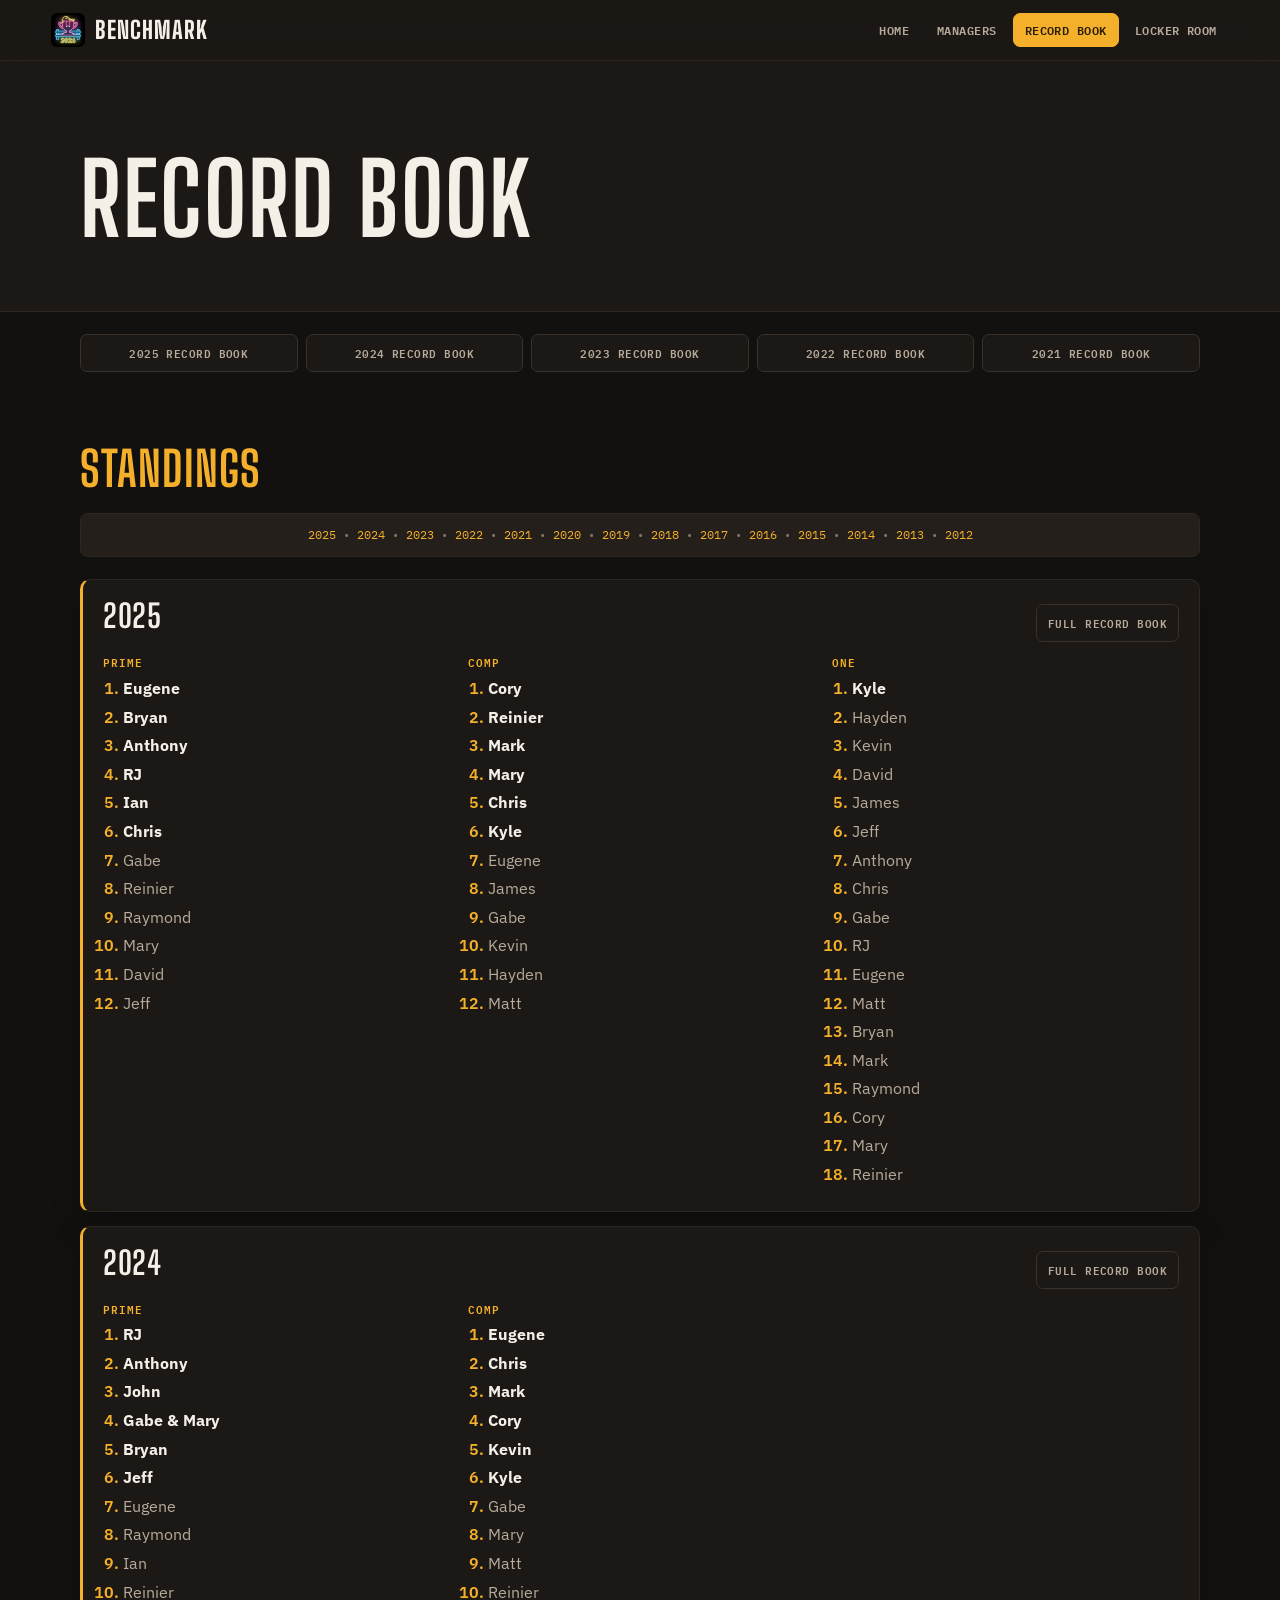
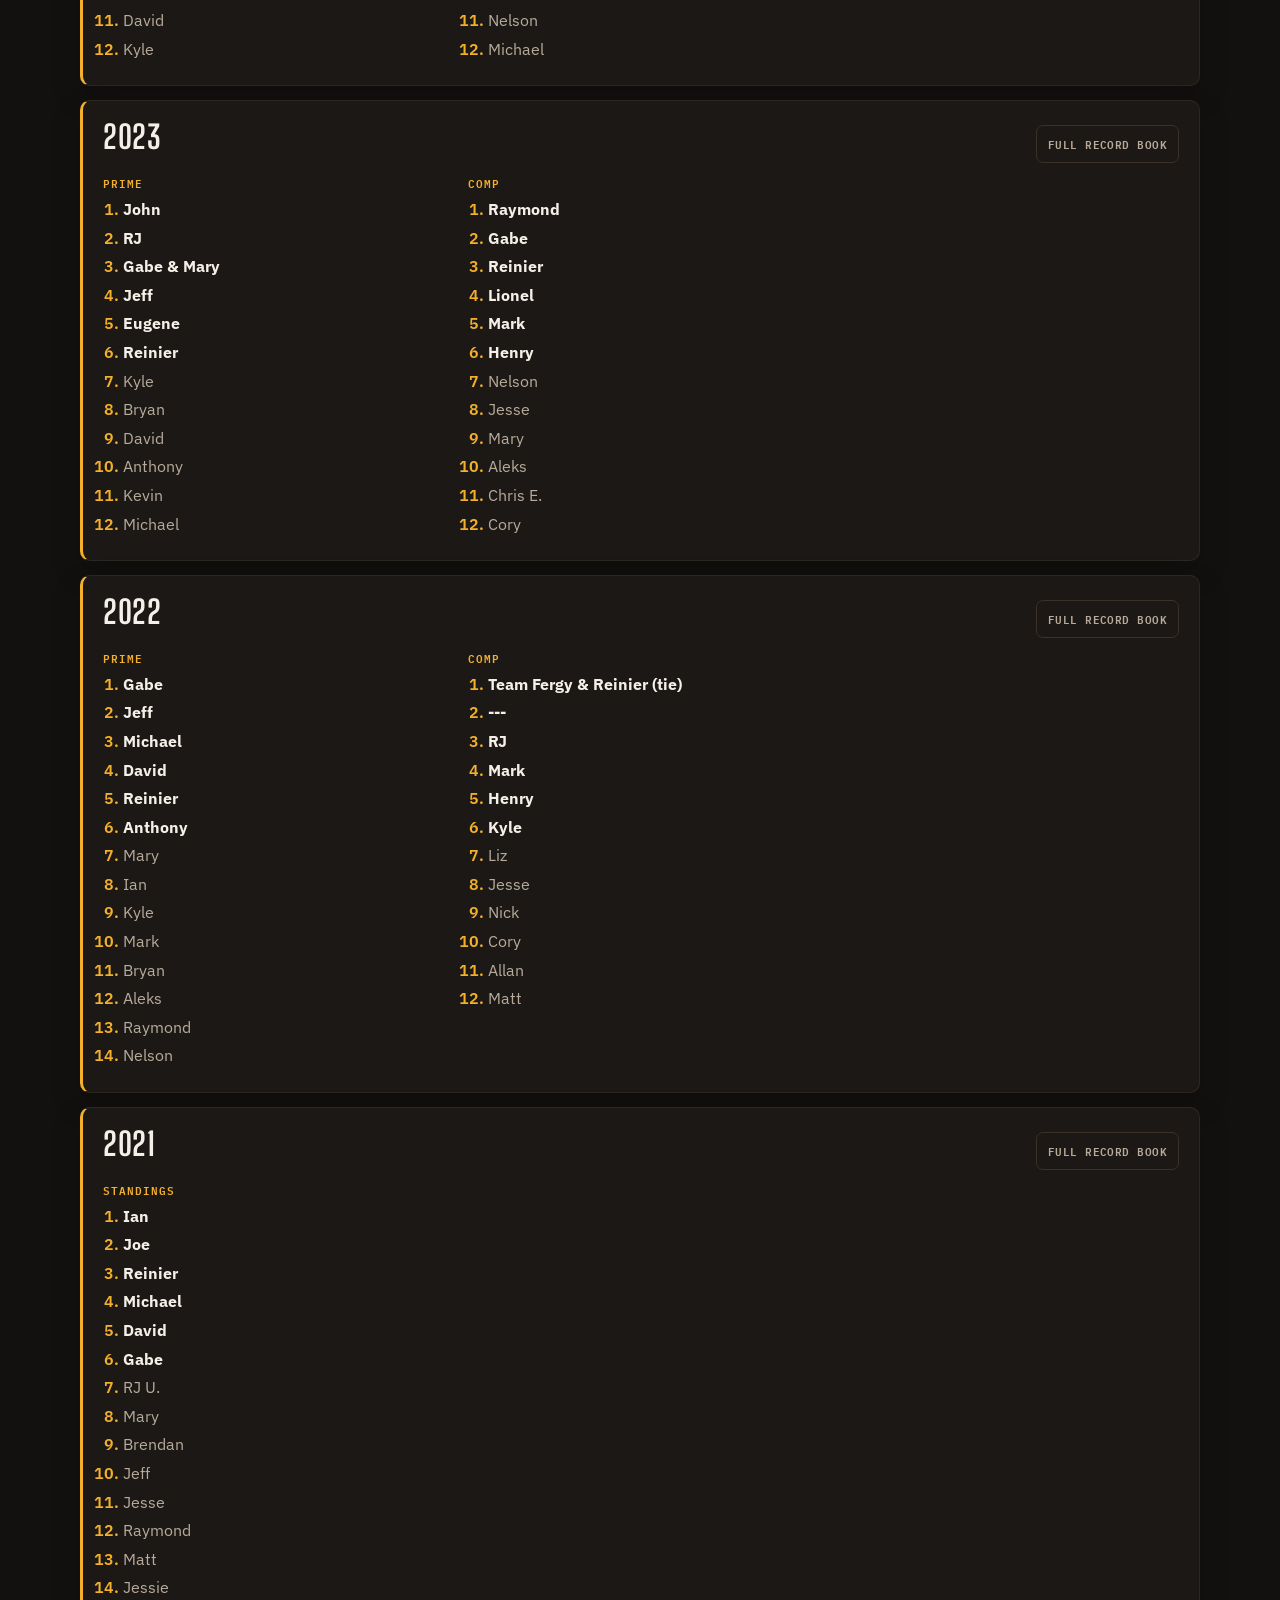
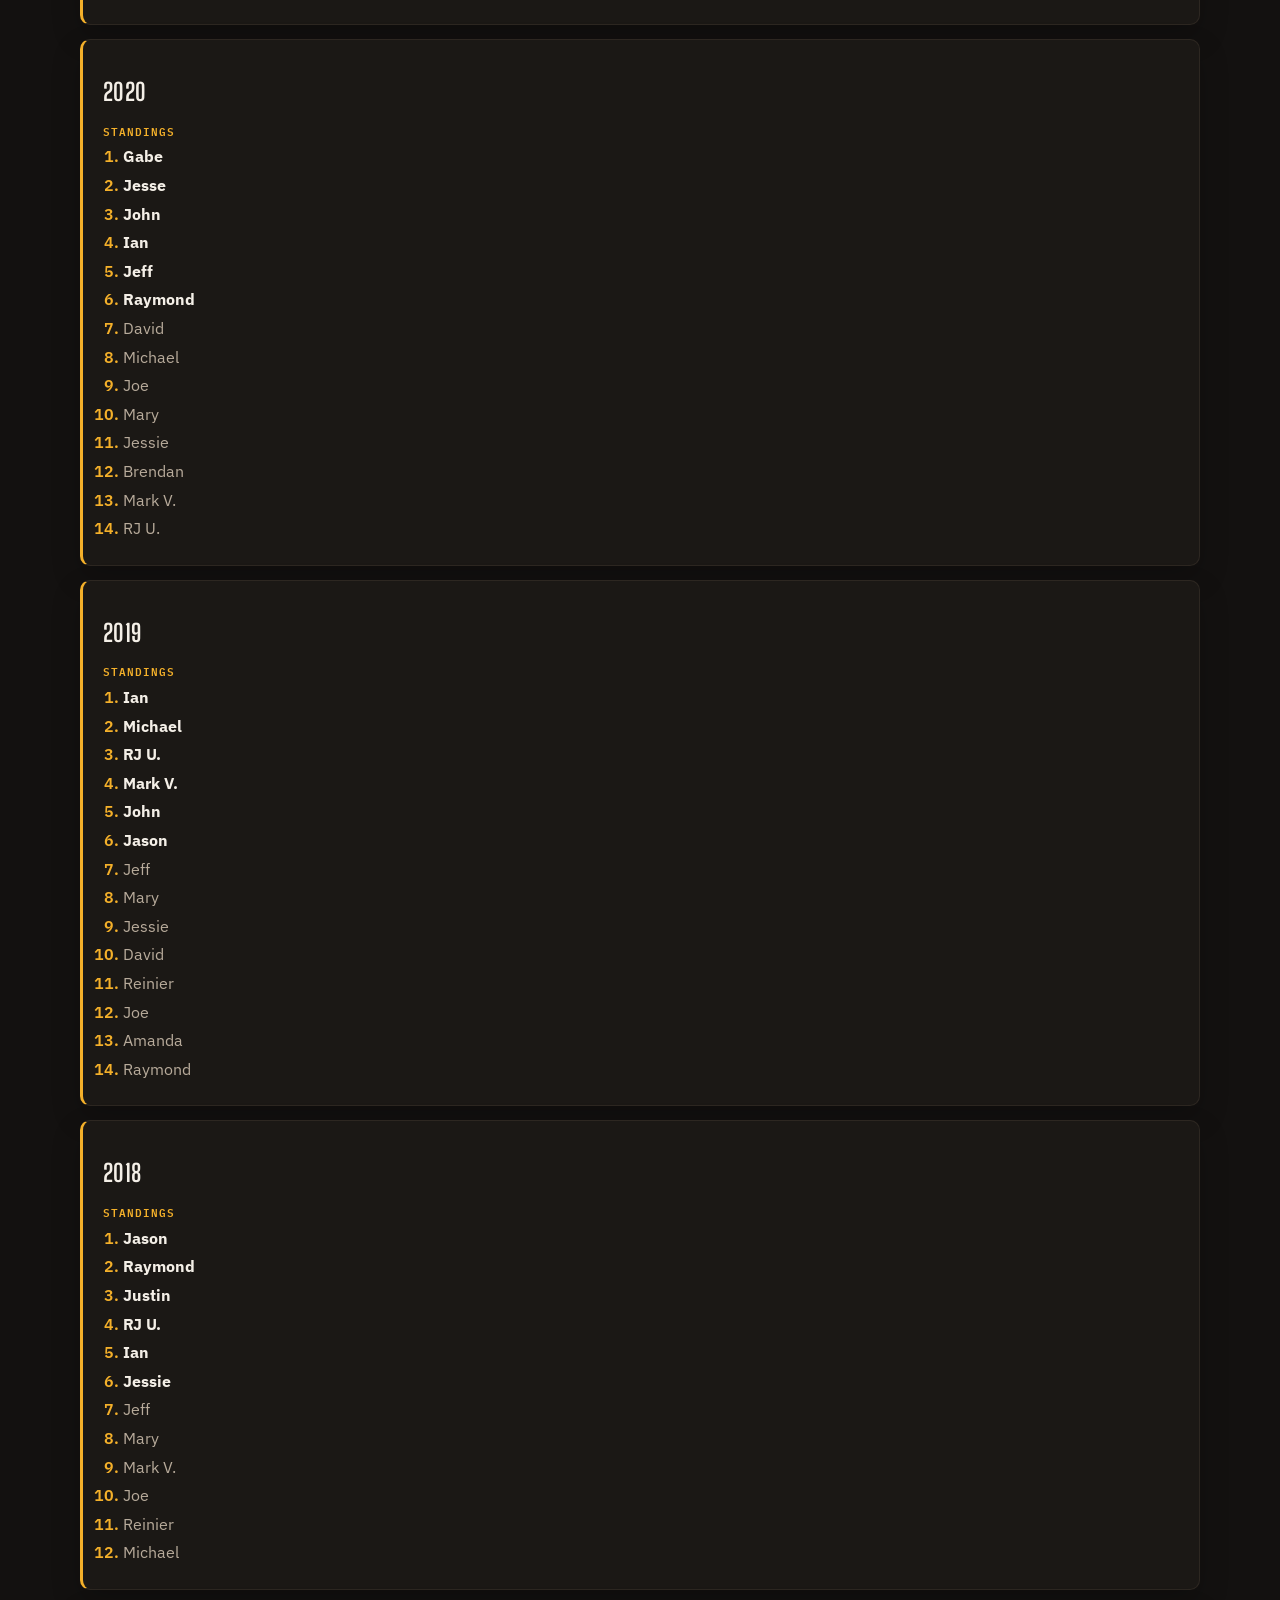
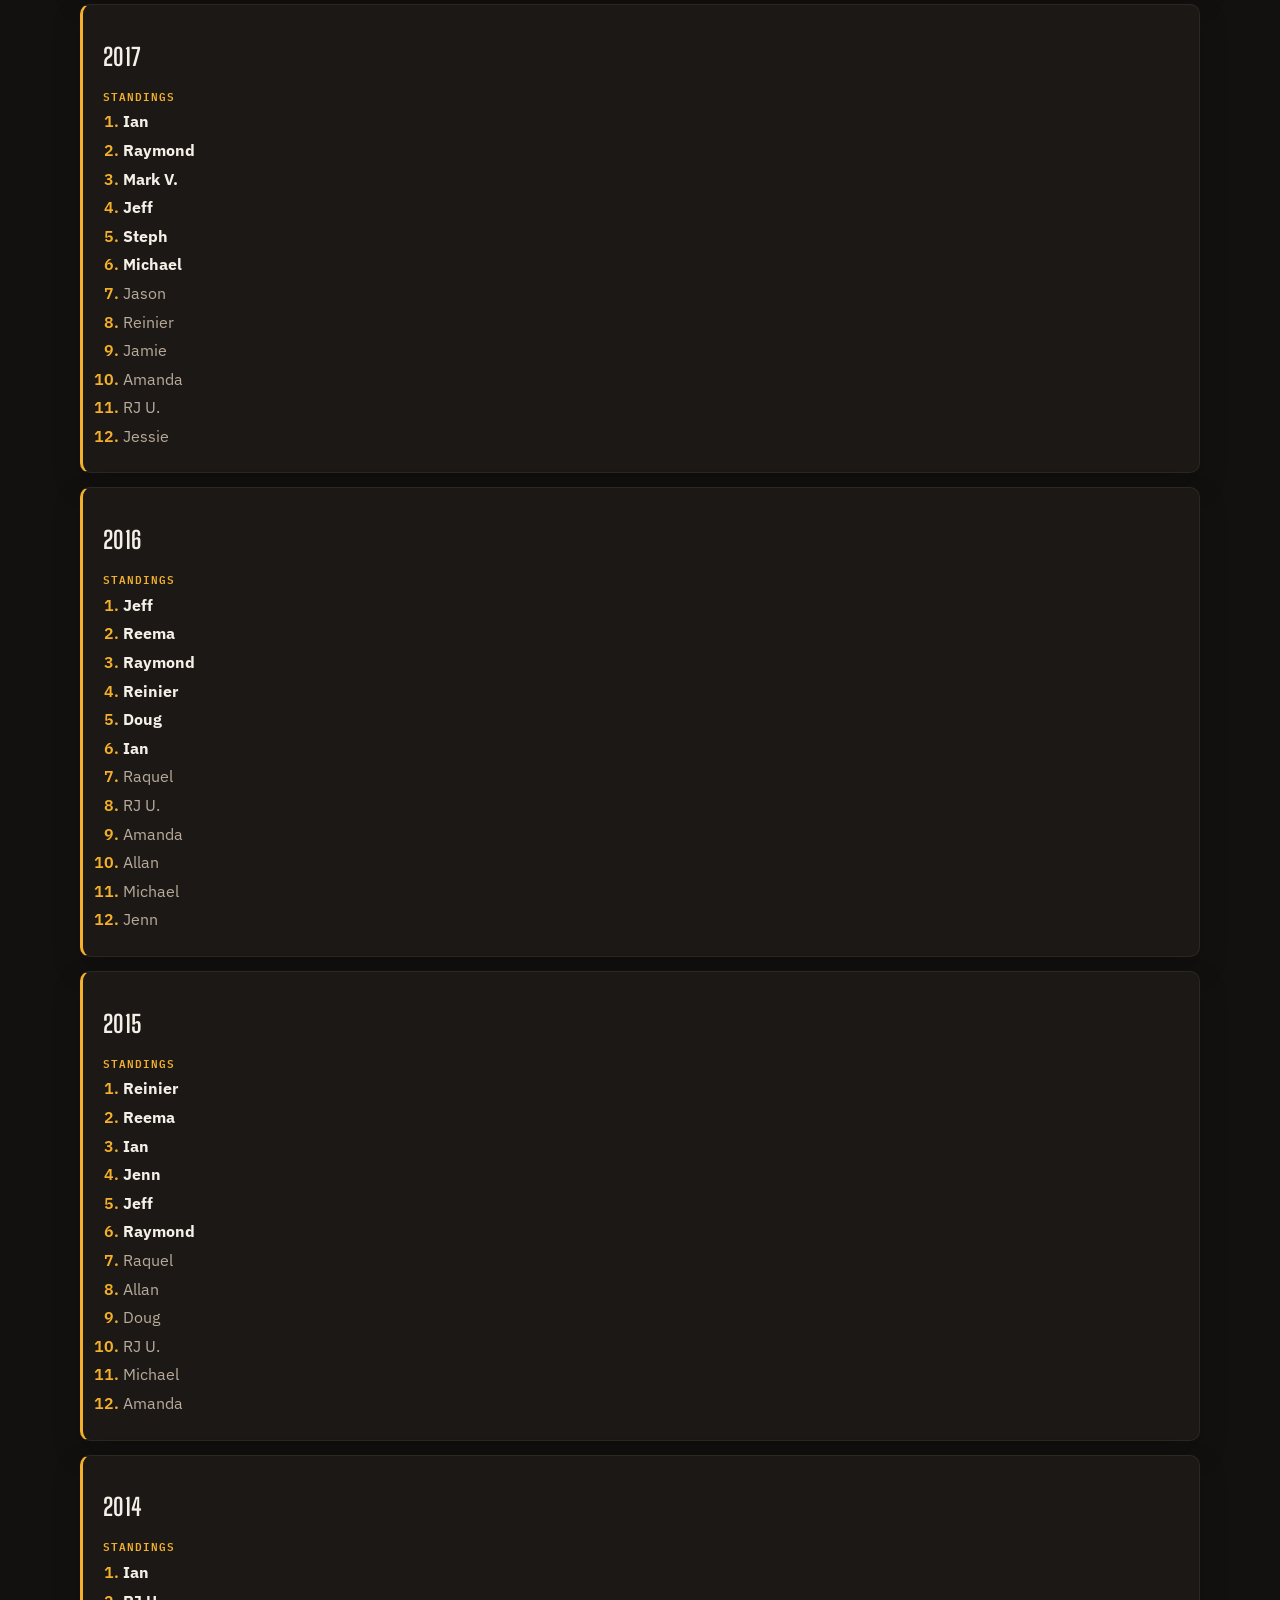
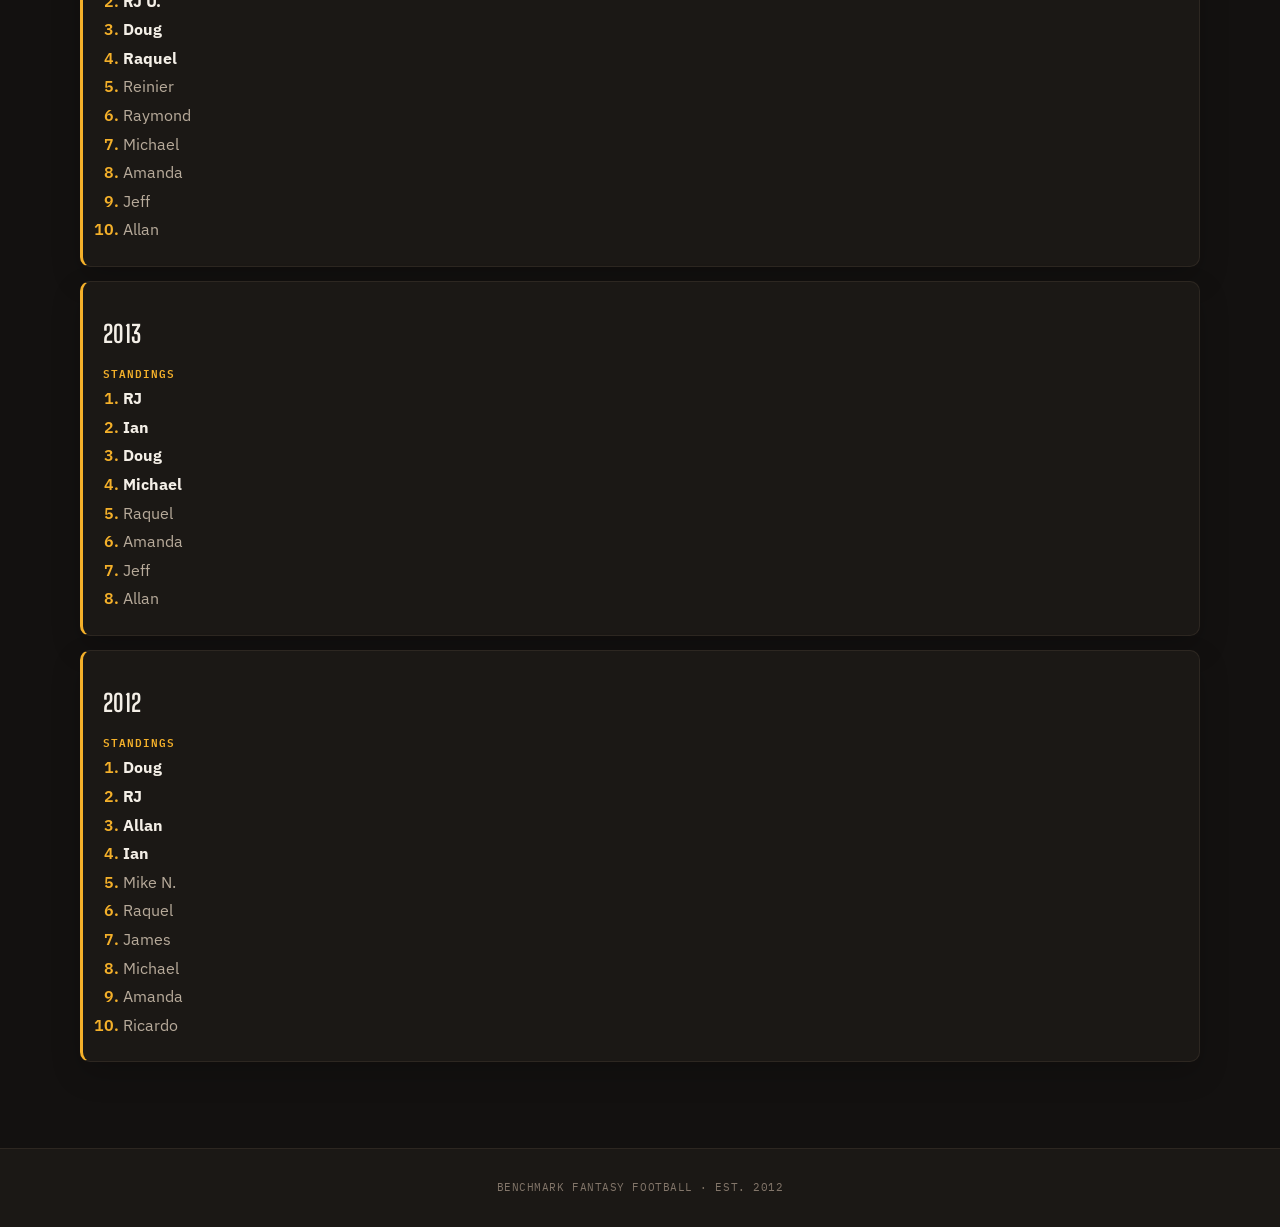
<file: record-book.html>
<!doctype html>
<html lang="en">
<head>
  <meta charset="utf-8">
  <meta name="viewport" content="width=device-width, initial-scale=1">
  <title>Benchmark - Record Book</title>
  <meta name="description" content="Benchmark fantasy football standings by season from 2012 through 2025.">
  <link rel="icon" href="assets/img/favicon.png">
  <link rel="apple-touch-icon" href="assets/img/apple-touch-icon.png">
  <link rel="canonical" href="https://www.benchmark.football/record-book">
  <meta property="og:title" content="Benchmark - Record Book">
  <meta property="og:description" content="Benchmark fantasy football standings by season from 2012 through 2025.">
  <meta property="og:image" content="https://www.benchmark.football/assets/img/banner-2026.jpg">
  <link rel="stylesheet" href="assets/css/style.css?v=20260830-draft-prep-r32">
</head>
<body class="">

<header class="site-header">
  <a class="brand" href="./" aria-label="Benchmark home"><img src="assets/img/favicon.png" alt="" width="36" height="36"><span>Benchmark</span></a>
  <nav class="site-nav" aria-label="Primary navigation"><a href="./">Home</a><a href="managers">Managers</a><a href="record-book" aria-current="page">Record Book</a><a href="locker-room">Locker Room</a></nav>
</header><main><section class="page-title"><div class="record-shell"><h1>Record Book</h1></div></section><section class="quick-years" aria-label="Season record book pages"><a href="record-book/2025">2025 record book</a><a href="record-book/2024">2024 record book</a><a href="record-book/2023">2023 record book</a><a href="record-book/2022">2022 record book</a><a href="record-book/2021">2021 record book</a></section><section class="content-section standings-section"><h2>Standings</h2><nav class="manager-index record-year-index" aria-label="Standings year index"><a href="#season-2025">2025</a><span class="manager-index-separator" aria-hidden="true"> • </span><a href="#season-2024">2024</a><span class="manager-index-separator" aria-hidden="true"> • </span><a href="#season-2023">2023</a><span class="manager-index-separator" aria-hidden="true"> • </span><a href="#season-2022">2022</a><span class="manager-index-separator" aria-hidden="true"> • </span><a href="#season-2021">2021</a><span class="manager-index-separator" aria-hidden="true"> • </span><a href="#season-2020">2020</a><span class="manager-index-separator" aria-hidden="true"> • </span><a href="#season-2019">2019</a><span class="manager-index-separator" aria-hidden="true"> • </span><a href="#season-2018">2018</a><span class="manager-index-separator" aria-hidden="true"> • </span><a href="#season-2017">2017</a><span class="manager-index-separator" aria-hidden="true"> • </span><a href="#season-2016">2016</a><span class="manager-index-separator" aria-hidden="true"> • </span><a href="#season-2015">2015</a><span class="manager-index-separator" aria-hidden="true"> • </span><a href="#season-2014">2014</a><span class="manager-index-separator" aria-hidden="true"> • </span><a href="#season-2013">2013</a><span class="manager-index-separator" aria-hidden="true"> • </span><a href="#season-2012">2012</a></nav><div id="season-2025"><article class="season-block"><div class="season-block-header"><h2>2025</h2><a class="season-link" href="record-book/2025">Full record book</a></div><div class="division-grid aligned-division-grid"><div class="standing-division"><h3>PRIME</h3><ol><li>Eugene</li><li>Bryan</li><li>Anthony</li><li>RJ</li><li>Ian</li><li>Chris</li><li>Gabe</li><li>Reinier</li><li>Raymond</li><li>Mary</li><li>David</li><li>Jeff</li></ol></div><div class="standing-division"><h3>COMP</h3><ol><li>Cory</li><li>Reinier</li><li>Mark</li><li>Mary</li><li>Chris</li><li>Kyle</li><li>Eugene</li><li>James</li><li>Gabe</li><li>Kevin</li><li>Hayden</li><li>Matt</li></ol></div><div class="standing-division standing-one"><h3>ONE</h3><ol><li>Kyle</li><li>Hayden</li><li>Kevin</li><li>David</li><li>James</li><li>Jeff</li><li>Anthony</li><li>Chris</li><li>Gabe</li><li>RJ</li><li>Eugene</li><li>Matt</li><li>Bryan</li><li>Mark</li><li>Raymond</li><li>Cory</li><li>Mary</li><li>Reinier</li></ol></div></div></article></div><div id="season-2024"><article class="season-block"><div class="season-block-header"><h2>2024</h2><a class="season-link" href="record-book/2024">Full record book</a></div><div class="division-grid aligned-division-grid"><div class="standing-division"><h3>PRIME</h3><ol><li>RJ</li><li>Anthony</li><li>John</li><li>Gabe &amp; Mary</li><li>Bryan</li><li>Jeff</li><li>Eugene</li><li>Raymond</li><li>Ian</li><li>Reinier</li><li>David</li><li>Kyle</li></ol></div><div class="standing-division"><h3>COMP</h3><ol><li>Eugene</li><li>Chris</li><li>Mark</li><li>Cory</li><li>Kevin</li><li>Kyle</li><li>Gabe</li><li>Mary</li><li>Matt</li><li>Reinier</li><li>Nelson</li><li>Michael</li></ol></div></div></article></div><div id="season-2023"><article class="season-block"><div class="season-block-header"><h2>2023</h2><a class="season-link" href="record-book/2023">Full record book</a></div><div class="division-grid aligned-division-grid"><div class="standing-division"><h3>PRIME</h3><ol><li>John</li><li>RJ</li><li>Gabe &amp; Mary</li><li>Jeff</li><li>Eugene</li><li>Reinier</li><li>Kyle</li><li>Bryan</li><li>David</li><li>Anthony</li><li>Kevin</li><li>Michael</li></ol></div><div class="standing-division"><h3>COMP</h3><ol><li>Raymond</li><li>Gabe</li><li>Reinier</li><li>Lionel</li><li>Mark</li><li>Henry</li><li>Nelson</li><li>Jesse</li><li>Mary</li><li>Aleks</li><li>Chris E.</li><li>Cory</li></ol></div></div></article></div><div id="season-2022"><article class="season-block"><div class="season-block-header"><h2>2022</h2><a class="season-link" href="record-book/2022">Full record book</a></div><div class="division-grid aligned-division-grid"><div class="standing-division"><h3>PRIME</h3><ol><li>Gabe</li><li>Jeff</li><li>Michael</li><li>David</li><li>Reinier</li><li>Anthony</li><li>Mary</li><li>Ian</li><li>Kyle</li><li>Mark</li><li>Bryan</li><li>Aleks</li><li>Raymond</li><li>Nelson</li></ol></div><div class="standing-division"><h3>COMP</h3><ol><li>Team Fergy &amp; Reinier (tie)</li><li>---</li><li>RJ</li><li>Mark</li><li>Henry</li><li>Kyle</li><li>Liz</li><li>Jesse</li><li>Nick</li><li>Cory</li><li>Allan</li><li>Matt</li></ol></div></div></article></div><div id="season-2021"><article class="season-block"><div class="season-block-header"><h2>2021</h2><a class="season-link" href="record-book/2021">Full record book</a></div><div class="division-grid"><div class="standing-division"><h3>STANDINGS</h3><ol><li>Ian</li><li>Joe</li><li>Reinier</li><li>Michael</li><li>David</li><li>Gabe</li><li>RJ U.</li><li>Mary</li><li>Brendan</li><li>Jeff</li><li>Jesse</li><li>Raymond</li><li>Matt</li><li>Jessie</li></ol></div></div></article></div><div id="season-2020"><article class="season-block"><h2>2020</h2><div class="division-grid"><div class="standing-division"><h3>STANDINGS</h3><ol><li>Gabe</li><li>Jesse</li><li>John</li><li>Ian</li><li>Jeff</li><li>Raymond</li><li>David</li><li>Michael</li><li>Joe</li><li>Mary</li><li>Jessie</li><li>Brendan</li><li>Mark V.</li><li>RJ U.</li></ol></div></div></article></div><div id="season-2019"><article class="season-block"><h2>2019</h2><div class="division-grid"><div class="standing-division"><h3>STANDINGS</h3><ol><li>Ian</li><li>Michael</li><li>RJ U.</li><li>Mark V.</li><li>John</li><li>Jason</li><li>Jeff</li><li>Mary</li><li>Jessie</li><li>David</li><li>Reinier</li><li>Joe</li><li>Amanda</li><li>Raymond</li></ol></div></div></article></div><div id="season-2018"><article class="season-block"><h2>2018</h2><div class="division-grid"><div class="standing-division"><h3>STANDINGS</h3><ol><li>Jason</li><li>Raymond</li><li>Justin</li><li>RJ U.</li><li>Ian</li><li>Jessie</li><li>Jeff</li><li>Mary</li><li>Mark V.</li><li>Joe</li><li>Reinier</li><li>Michael</li></ol></div></div></article></div><div id="season-2017"><article class="season-block"><h2>2017</h2><div class="division-grid"><div class="standing-division"><h3>STANDINGS</h3><ol><li>Ian</li><li>Raymond</li><li>Mark V.</li><li>Jeff</li><li>Steph</li><li>Michael</li><li>Jason</li><li>Reinier</li><li>Jamie</li><li>Amanda</li><li>RJ U.</li><li>Jessie</li></ol></div></div></article></div><div id="season-2016"><article class="season-block"><h2>2016</h2><div class="division-grid"><div class="standing-division"><h3>STANDINGS</h3><ol><li>Jeff</li><li>Reema</li><li>Raymond</li><li>Reinier</li><li>Doug</li><li>Ian</li><li>Raquel</li><li>RJ U.</li><li>Amanda</li><li>Allan</li><li>Michael</li><li>Jenn</li></ol></div></div></article></div><div id="season-2015"><article class="season-block"><h2>2015</h2><div class="division-grid"><div class="standing-division"><h3>STANDINGS</h3><ol><li>Reinier</li><li>Reema</li><li>Ian</li><li>Jenn</li><li>Jeff</li><li>Raymond</li><li>Raquel</li><li>Allan</li><li>Doug</li><li>RJ U.</li><li>Michael</li><li>Amanda</li></ol></div></div></article></div><div id="season-2014"><article class="season-block"><h2>2014</h2><div class="division-grid"><div class="standing-division"><h3>STANDINGS</h3><ol><li>Ian</li><li>RJ U.</li><li>Doug</li><li>Raquel</li><li>Reinier</li><li>Raymond</li><li>Michael</li><li>Amanda</li><li>Jeff</li><li>Allan</li></ol></div></div></article></div><div id="season-2013"><article class="season-block"><h2>2013</h2><div class="division-grid"><div class="standing-division"><h3>STANDINGS</h3><ol><li>RJ</li><li>Ian</li><li>Doug</li><li>Michael</li><li>Raquel</li><li>Amanda</li><li>Jeff</li><li>Allan</li></ol></div></div></article></div><div id="season-2012"><article class="season-block"><h2>2012</h2><div class="division-grid"><div class="standing-division"><h3>STANDINGS</h3><ol><li>Doug</li><li>RJ</li><li>Allan</li><li>Ian</li><li>Mike N.</li><li>Raquel</li><li>James</li><li>Michael</li><li>Amanda</li><li>Ricardo</li></ol></div></div></article></div></section></main>
<footer class="site-footer">
  <p>Benchmark Fantasy Football · Est. 2012</p>
</footer>
</body>
</html>
</file>
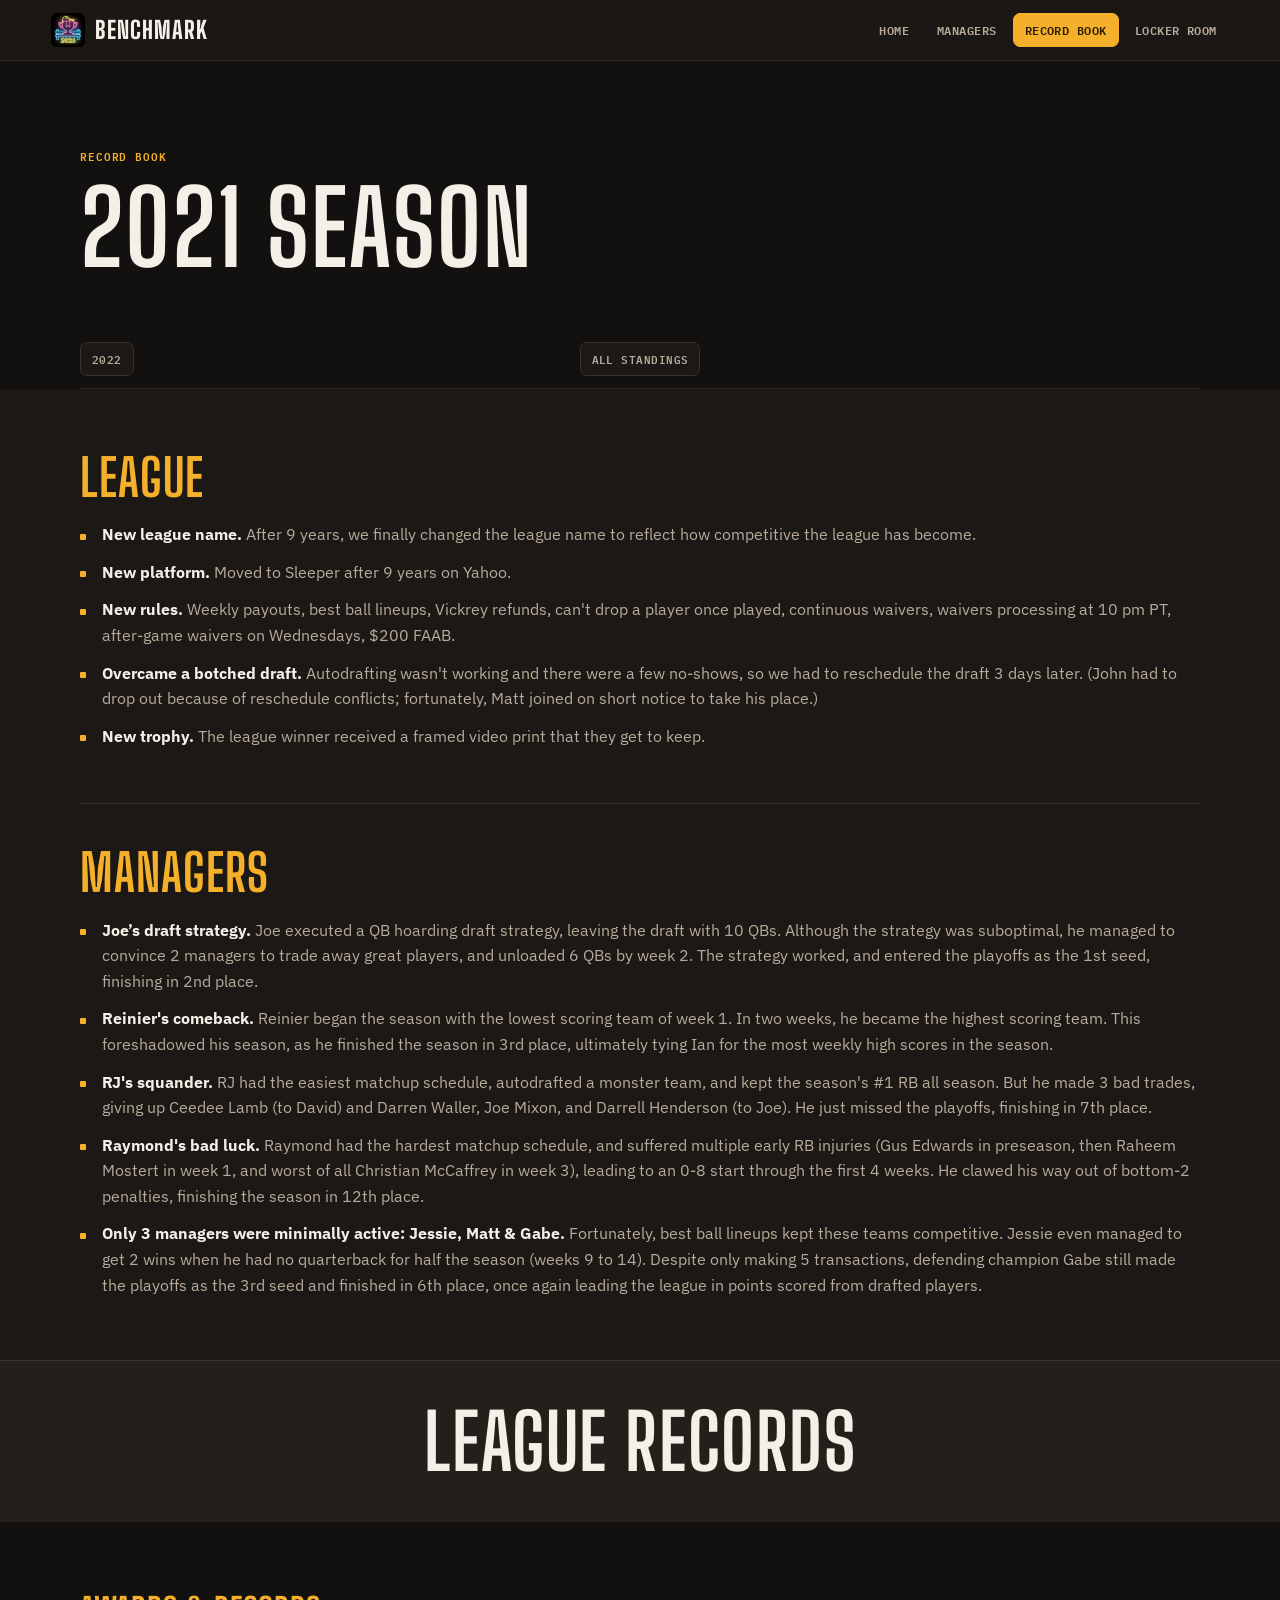
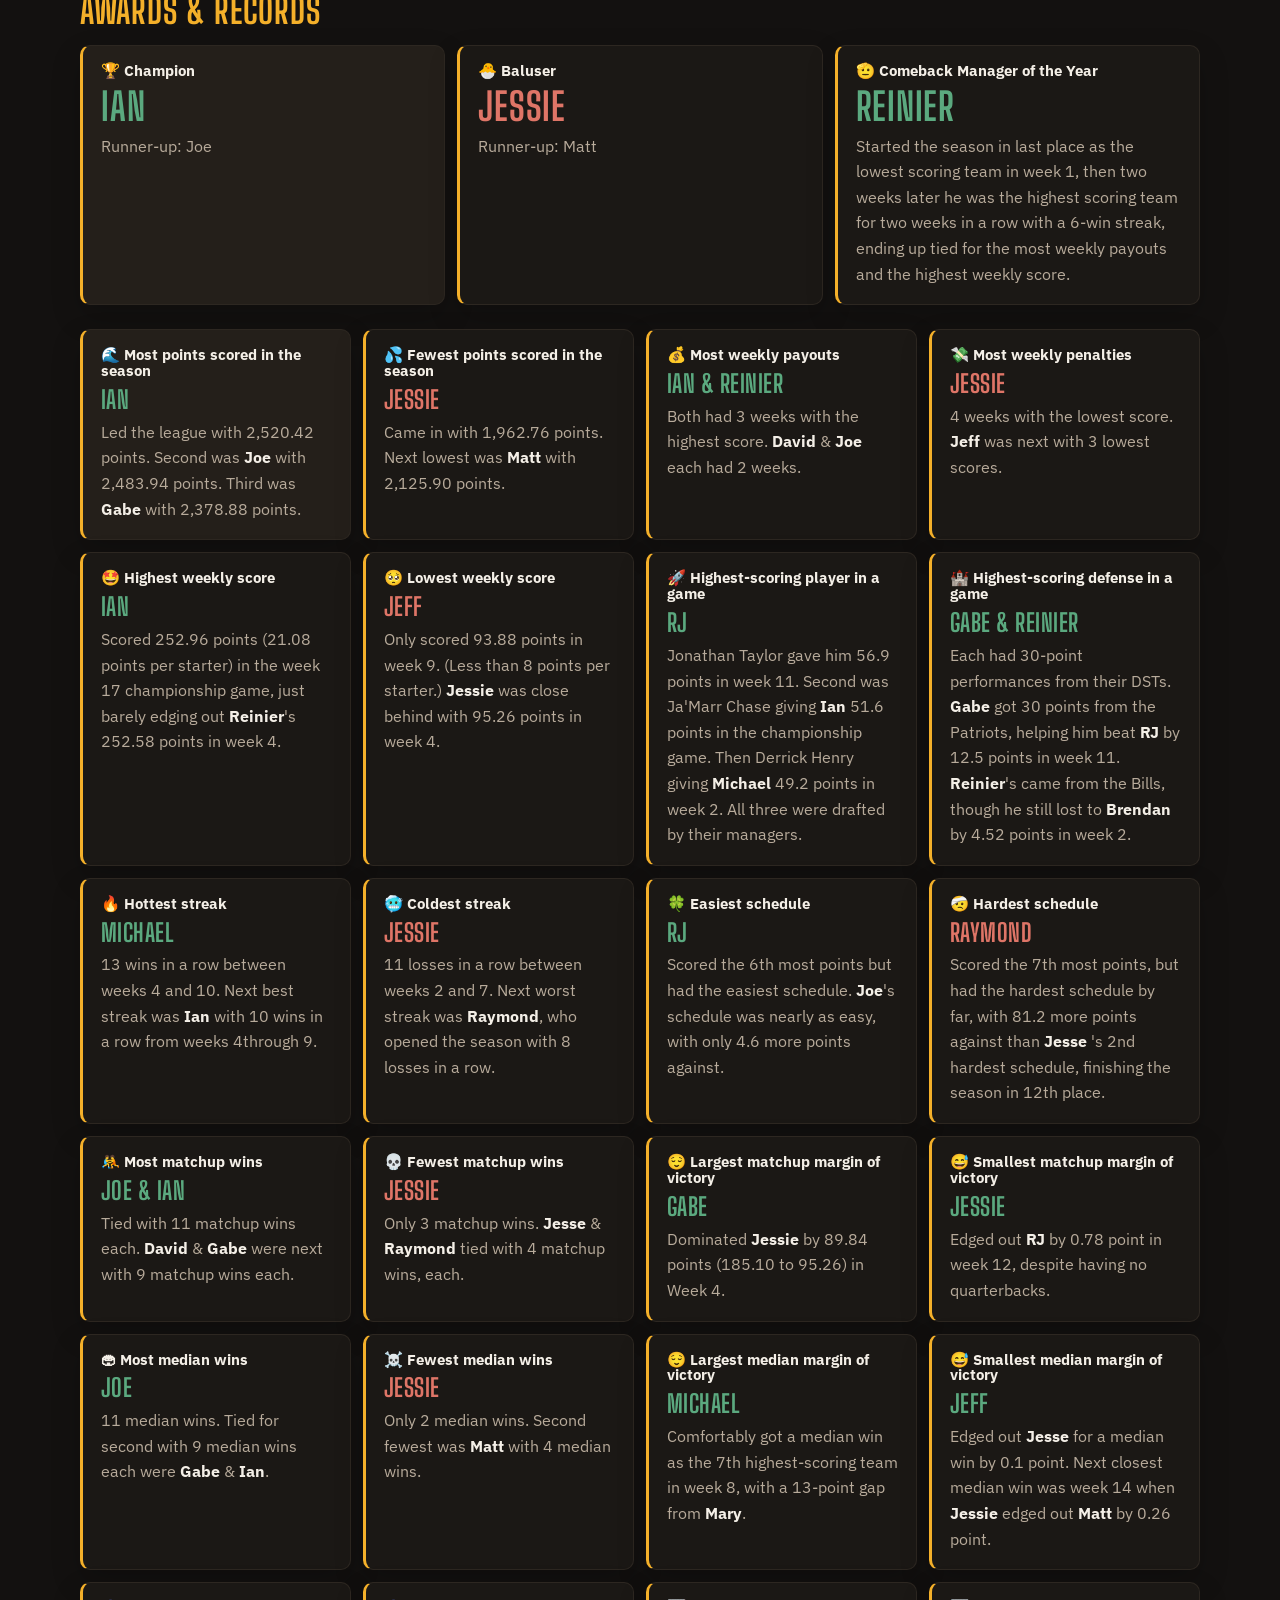
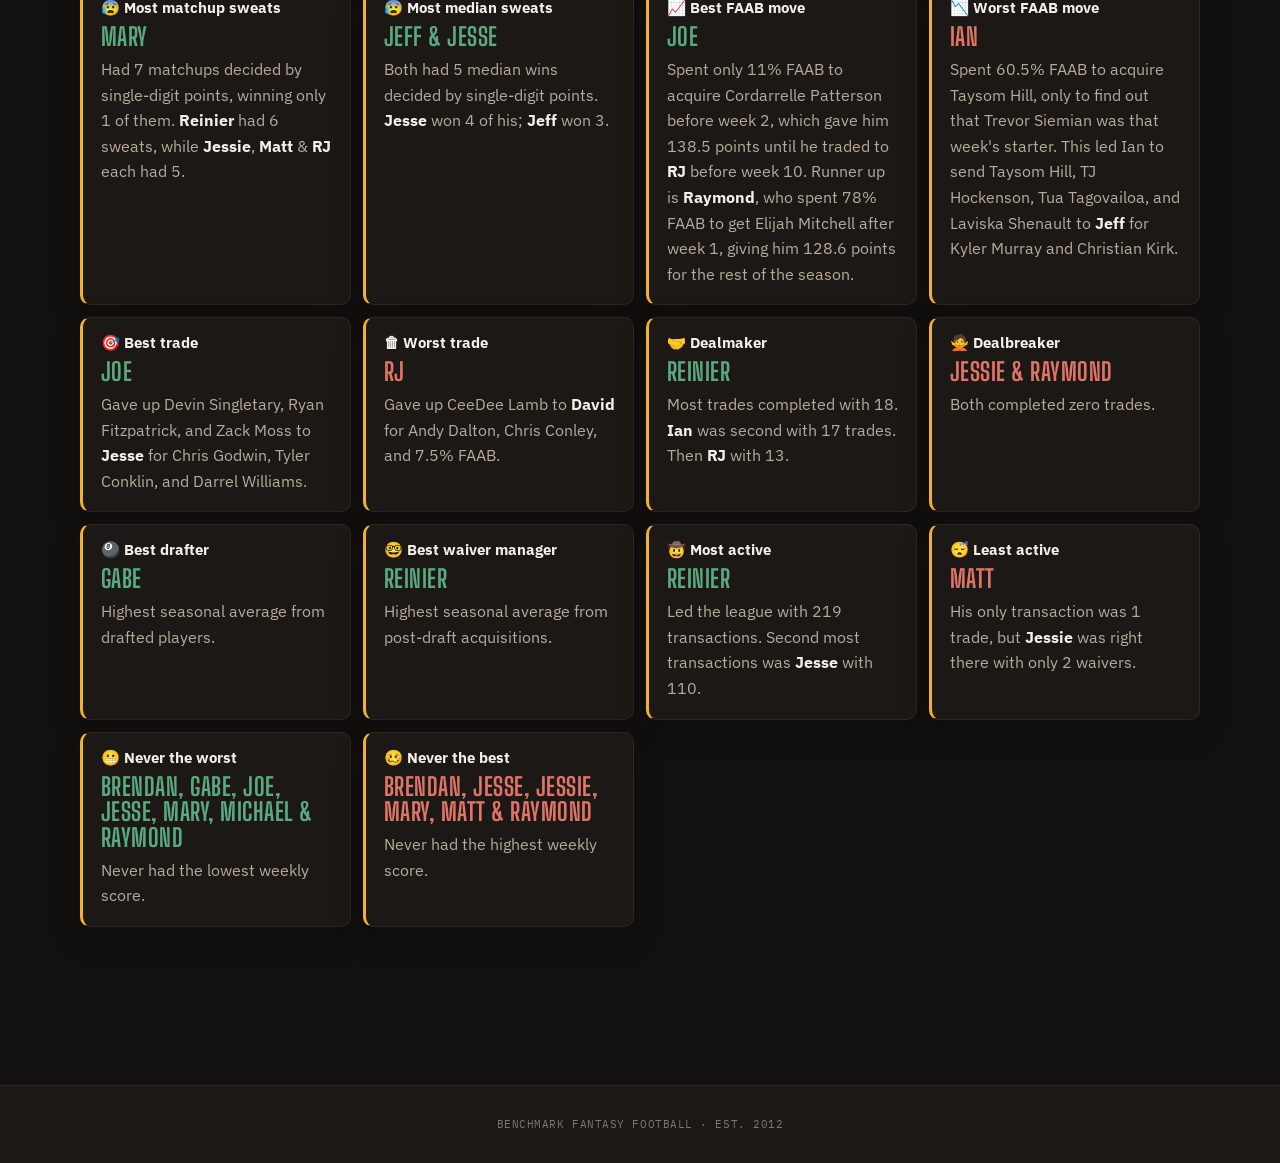
<file: record-book/2021.html>
<!doctype html>
<html lang="en">
<head>
  <meta charset="utf-8">
  <meta name="viewport" content="width=device-width, initial-scale=1">
  <title>Benchmark - 2021 Record Book</title>
  <meta name="description" content="Benchmark fantasy football 2021 season record book.">
  <link rel="icon" href="../assets/img/favicon.png">
  <link rel="apple-touch-icon" href="../assets/img/apple-touch-icon.png">
  <link rel="canonical" href="https://www.benchmark.football/record-book/2021">
  <meta property="og:title" content="Benchmark - 2021 Record Book">
  <meta property="og:description" content="Benchmark fantasy football 2021 season record book.">
  <meta property="og:image" content="https://www.benchmark.football/assets/img/banner-2026.jpg">
  <link rel="stylesheet" href="../assets/css/style.css?v=20260830-draft-prep-r32">
</head>
<body class="season-page">

<header class="site-header">
  <a class="brand" href="../" aria-label="Benchmark home"><img src="../assets/img/favicon.png" alt="" width="36" height="36"><span>Benchmark</span></a>
  <nav class="site-nav" aria-label="Primary navigation"><a href="../">Home</a><a href="../managers">Managers</a><a href="../record-book" aria-current="page">Record Book</a><a href="../locker-room">Locker Room</a></nav>
</header>
<main>
  <section class="record-book-hero">
    <div class="record-shell">
      <p class="record-kicker"><a href="../record-book">Record Book</a></p>
    </div>
  </section>
  <section class="season-title-band">
    <div class="record-shell">
      <h1>2021 Season</h1>
    </div>
  </section>
  <section class="content-section season-detail">
    <div class="season-switcher"><a href="2022">2022</a><a href="../record-book">All standings</a><span></span></div>
    <div class="recap-stream redesigned-record-book">
<section class="season-front-matter"><div class="record-shell">
<section class="front-group front-group-notes-only">
<h2 class="front-heading">League</h2>
<div class="front-grid">
<div class="front-notes"><ul class="note-list">
<li><strong class="record-emphasis">New league name.</strong> After 9 years, we finally changed the league name to reflect how competitive the league has become.</li>
<li><strong class="record-emphasis">New platform.</strong> Moved to Sleeper after 9 years on Yahoo.</li>
<li><strong class="record-emphasis">New rules.</strong> Weekly payouts, best ball lineups, Vickrey refunds, can't drop a player once played, continuous waivers, waivers processing at 10 pm PT, after-game waivers on Wednesdays, $200 FAAB.</li>
<li><strong class="record-emphasis">Overcame a botched draft.</strong> Autodrafting wasn't working and there were a few no-shows, so we had to reschedule the draft 3 days later. (John had to drop out because of reschedule conflicts; fortunately, Matt joined on short notice to take his place.)</li>
<li><strong class="record-emphasis">New trophy.</strong> The league winner received a framed video print that they get to keep.</li>
</ul></div>
</div></section>
<section class="front-group front-group-notes-only">
<h2 class="front-heading">Managers</h2>
<div class="front-grid">
<div class="front-notes"><ul class="note-list">
<li><strong class="record-emphasis">Joe’s draft strategy.</strong> Joe executed a QB hoarding draft strategy, leaving the draft with 10 QBs. Although the strategy was suboptimal, he managed to convince 2 managers to trade away great players, and unloaded 6 QBs by week 2. The strategy worked, and entered the playoffs as the 1st seed, finishing in 2nd place.</li>
<li><strong class="record-emphasis">Reinier's comeback.</strong> Reinier began the season with the lowest scoring team of week 1. In two weeks, he became the highest scoring team. This foreshadowed his season, as he finished the season in 3rd place, ultimately tying Ian for the most weekly high scores in the season.</li>
<li><strong class="record-emphasis">RJ's squander.</strong> RJ had the easiest matchup schedule, autodrafted a monster team, and kept the season's #1 RB all season. But he made 3 bad trades, giving up Ceedee Lamb (to David) and Darren Waller, Joe Mixon, and Darrell Henderson (to Joe). He just missed the playoffs, finishing in 7th place.</li>
<li><strong class="record-emphasis">Raymond's bad luck.</strong> Raymond had the hardest matchup schedule, and suffered multiple early RB injuries (Gus Edwards in preseason, then Raheem Mostert in week 1, and worst of all Christian McCaffrey in week 3), leading to an 0-8 start through the first 4 weeks. He clawed his way out of bottom-2 penalties, finishing the season in 12th place.</li>
<li><strong class="record-emphasis">Only 3 managers were minimally active: Jessie, Matt &amp; Gabe.</strong> Fortunately, best ball lineups kept these teams competitive. Jessie even managed to get 2 wins when he had no quarterback for half the season (weeks 9 to 14). Despite only making 5 transactions, defending champion Gabe still made the playoffs as the 3rd seed and finished in 6th place, once again leading the league in points scored from drafted players.</li>
</ul></div>
</div></section>
</div></section>
<section class="division-section division-league">
<h2 class="division-heading">League records</h2>
<div class="division-body record-shell">
<section class="award-section"><h3 class="award-section-title">Awards & records</h3><div class="award-grid award-grid-featured" role="group" aria-label="Primary awards">
<article class="stat-card"><h3>🏆 Champion</h3>
<p class="stat-winner">IAN</p>
<p>Runner-up: Joe</p>
</article>
<article class="stat-card is-negative"><h3>🐣 Baluser</h3>
<p class="stat-winner">Jessie</p>
<p>Runner-up: Matt</p>
</article>
<article class="stat-card"><h3>🫡 Comeback Manager of the Year</h3>
<p class="stat-winner">Reinier</p>
<p>Started the season in last place as the lowest scoring team in week 1, then two weeks later he was the highest scoring team for two weeks in a row with a 6-win streak, ending up tied for the most weekly payouts and the highest weekly score.</p>
</article>
</div>
<div class="award-grid">
<article class="stat-card"><h3>🌊 Most points scored in the season</h3>
<p class="stat-winner">Ian</p>
<p>Led the league with 2,520.42 points. Second was <strong class="record-emphasis">Joe</strong> with 2,483.94 points. Third was <strong class="record-emphasis">Gabe</strong> with 2,378.88 points.</p>
</article>
<article class="stat-card is-negative"><h3>💦 Fewest points scored in the season</h3>
<p class="stat-winner">Jessie</p>
<p>Came in with 1,962.76 points. Next lowest was <strong class="record-emphasis">Matt</strong> with 2,125.90 points.</p>
</article>
<article class="stat-card"><h3>💰 Most weekly payouts</h3>
<p class="stat-winner">Ian &amp; Reinier</p>
<p>Both had 3 weeks with the highest score. <strong class="record-emphasis">David</strong> &amp; <strong class="record-emphasis">Joe</strong> each had 2 weeks.</p>
</article>
<article class="stat-card is-negative"><h3>💸 Most weekly penalties</h3>
<p class="stat-winner">Jessie</p>
<p>4 weeks with the lowest score. <strong class="record-emphasis">Jeff</strong> was next with 3 lowest scores.</p>
</article>
<article class="stat-card"><h3>🤩 Highest weekly score</h3>
<p class="stat-winner">Ian</p>
<p>Scored 252.96 points (21.08 points per starter) in the week 17 championship game, just barely edging out <strong class="record-emphasis">Reinier</strong>'s 252.58 points in week 4.</p>
</article>
<article class="stat-card is-negative"><h3>🥺 Lowest weekly score</h3>
<p class="stat-winner">Jeff</p>
<p>Only scored 93.88 points in week 9. (Less than 8 points per starter.) <strong class="record-emphasis">Jessie</strong> was close behind with 95.26 points in week 4.</p>
</article>
<article class="stat-card"><h3>🚀 Highest-scoring player in a game</h3>
<p class="stat-winner">RJ</p>
<p>Jonathan Taylor gave him 56.9 points in week 11. Second was Ja'Marr Chase giving <strong class="record-emphasis">Ian</strong> 51.6 points in the championship game. Then Derrick Henry giving <strong class="record-emphasis">Michael</strong> 49.2 points in week 2. All three were drafted by their managers.</p>
</article>
<article class="stat-card"><h3>🏰 Highest-scoring defense in a game</h3>
<p class="stat-winner">Gabe &amp; Reinier</p>
<p>Each had 30-point performances from their DSTs. <strong class="record-emphasis">Gabe</strong> got 30 points from the Patriots, helping him beat <strong class="record-emphasis">RJ</strong> by 12.5 points in week 11. <strong class="record-emphasis">Reinier</strong>'s came from the Bills, though he still lost to <strong class="record-emphasis">Brendan</strong> by 4.52 points in week 2.</p>
</article>
<article class="stat-card"><h3>🔥 Hottest streak</h3>
<p class="stat-winner">Michael</p>
<p>13 wins in a row between weeks 4 and 10. Next best streak was <strong class="record-emphasis">Ian</strong> with 10 wins in a row from weeks 4through 9.</p>
</article>
<article class="stat-card is-negative"><h3>🥶 Coldest streak</h3>
<p class="stat-winner">Jessie</p>
<p>11 losses in a row between weeks 2 and 7. Next worst streak was <strong class="record-emphasis">Raymond</strong>, who opened the season with 8 losses in a row.</p>
</article>
<article class="stat-card"><h3>🍀 Easiest schedule</h3>
<p class="stat-winner">RJ</p>
<p>Scored the 6th most points but had the easiest schedule. <strong class="record-emphasis">Joe</strong>'s schedule was nearly as easy, with only 4.6 more points against.</p>
</article>
<article class="stat-card is-negative"><h3>🤕 Hardest schedule</h3>
<p class="stat-winner">Raymond</p>
<p>Scored the 7th most points, but had the hardest schedule by far, with 81.2 more points against than <strong class="record-emphasis">Jesse</strong> 's 2nd hardest schedule, finishing the season in 12th place.</p>
</article>
<article class="stat-card"><h3>🤼 Most matchup wins</h3>
<p class="stat-winner">Joe &amp; Ian</p>
<p>Tied with 11 matchup wins each. <strong class="record-emphasis">David</strong> &amp; <strong class="record-emphasis">Gabe</strong> were next with 9 matchup wins each.</p>
</article>
<article class="stat-card is-negative"><h3>💀 Fewest matchup wins</h3>
<p class="stat-winner">Jessie</p>
<p>Only 3 matchup wins. <strong class="record-emphasis">Jesse</strong> &amp; <strong class="record-emphasis">Raymond</strong> tied with 4 matchup wins, each.</p>
</article>
<article class="stat-card"><h3>😌 Largest matchup margin of victory</h3>
<p class="stat-winner">Gabe</p>
<p>Dominated <strong class="record-emphasis">Jessie</strong> by 89.84 points (185.10 to 95.26) in Week 4.</p>
</article>
<article class="stat-card"><h3>😅 Smallest matchup margin of victory</h3>
<p class="stat-winner">Jessie</p>
<p>Edged out <strong class="record-emphasis">RJ</strong> by 0.78 point in week 12, despite having no quarterbacks.</p>
</article>
<article class="stat-card"><h3>🏟 Most median wins</h3>
<p class="stat-winner">Joe</p>
<p>11 median wins. Tied for second with 9 median wins each were <strong class="record-emphasis">Gabe</strong> &amp; <strong class="record-emphasis">Ian</strong>.</p>
</article>
<article class="stat-card is-negative"><h3>☠️ Fewest median wins</h3>
<p class="stat-winner">Jessie</p>
<p>Only 2 median wins. Second fewest was <strong class="record-emphasis">Matt</strong> with 4 median wins.</p>
</article>
<article class="stat-card"><h3>😌 Largest median margin of victory</h3>
<p class="stat-winner">Michael</p>
<p>Comfortably got a median win as the 7th highest-scoring team in week 8, with a 13-point gap from <strong class="record-emphasis">Mary</strong>.</p>
</article>
<article class="stat-card"><h3>😅 Smallest median margin of victory</h3>
<p class="stat-winner">Jeff</p>
<p>Edged out <strong class="record-emphasis">Jesse</strong> for a median win by 0.1 point. Next closest median win was week 14 when <strong class="record-emphasis">Jessie</strong> edged out <strong class="record-emphasis">Matt</strong> by 0.26 point.</p>
</article>
<article class="stat-card"><h3>😰 Most matchup sweats</h3>
<p class="stat-winner">Mary</p>
<p>Had 7 matchups decided by single-digit points, winning only 1 of them. <strong class="record-emphasis">Reinier</strong> had 6 sweats, while <strong class="record-emphasis">Jessie</strong>, <strong class="record-emphasis">Matt</strong> &amp; <strong class="record-emphasis">RJ</strong> each had 5.</p>
</article>
<article class="stat-card"><h3>😰 Most median sweats</h3>
<p class="stat-winner">Jeff &amp; Jesse</p>
<p>Both had 5 median wins decided by single-digit points. <strong class="record-emphasis">Jesse</strong> won 4 of his; <strong class="record-emphasis">Jeff</strong> won 3.</p>
</article>
<article class="stat-card"><h3>📈 Best FAAB move</h3>
<p class="stat-winner">Joe</p>
<p>Spent only 11% FAAB to acquire Cordarrelle Patterson before week 2, which gave him 138.5 points until he traded to <strong class="record-emphasis">RJ</strong> before week 10. Runner up is <strong class="record-emphasis">Raymond</strong>, who spent 78% FAAB to get Elijah Mitchell after week 1, giving him 128.6 points for the rest of the season.</p>
</article>
<article class="stat-card is-negative"><h3>📉 Worst FAAB move</h3>
<p class="stat-winner">Ian</p>
<p>Spent 60.5% FAAB to acquire Taysom Hill, only to find out that Trevor Siemian was that week's starter. This led Ian to send Taysom Hill, TJ Hockenson, Tua Tagovailoa, and Laviska Shenault to <strong class="record-emphasis">Jeff</strong> for Kyler Murray and Christian Kirk.</p>
</article>
<article class="stat-card"><h3>🎯 Best trade</h3>
<p class="stat-winner">Joe</p>
<p>Gave up Devin Singletary, Ryan Fitzpatrick, and Zack Moss to <strong class="record-emphasis">Jesse</strong> for Chris Godwin, Tyler Conklin, and Darrel Williams.</p>
</article>
<article class="stat-card is-negative"><h3>🗑 Worst trade</h3>
<p class="stat-winner">RJ</p>
<p>Gave up CeeDee Lamb to <strong class="record-emphasis">David</strong> for Andy Dalton, Chris Conley, and 7.5% FAAB.</p>
</article>
<article class="stat-card"><h3>🤝 Dealmaker</h3>
<p class="stat-winner">Reinier</p>
<p>Most trades completed with 18. <strong class="record-emphasis">Ian</strong> was second with 17 trades. Then <strong class="record-emphasis">RJ</strong> with 13.</p>
</article>
<article class="stat-card is-negative"><h3>🙅 Dealbreaker</h3>
<p class="stat-winner">Jessie &amp; Raymond</p>
<p>Both completed zero trades.</p>
</article>
<article class="stat-card"><h3>🎱 Best drafter</h3>
<p class="stat-winner">Gabe</p>
<p>Highest seasonal average from drafted players.</p>
</article>
<article class="stat-card"><h3>🤓 Best waiver manager</h3>
<p class="stat-winner">Reinier</p>
<p>Highest seasonal average from post-draft acquisitions.</p>
</article>
<article class="stat-card"><h3>🤠 Most active</h3>
<p class="stat-winner">Reinier</p>
<p>Led the league with 219 transactions. Second most transactions was <strong class="record-emphasis">Jesse</strong> with 110.</p>
</article>
<article class="stat-card is-negative"><h3>😴 Least active</h3>
<p class="stat-winner">Matt</p>
<p>His only transaction was 1 trade, but <strong class="record-emphasis">Jessie</strong> was right there with only 2 waivers.</p>
</article>
<article class="stat-card"><h3>😬 Never the worst</h3>
<p class="stat-winner">Brendan, Gabe, Joe, Jesse, Mary, Michael &amp; Raymond</p>
<p>Never had the lowest weekly score.</p>
</article>
<article class="stat-card is-negative"><h3>🥴 Never the best</h3>
<p class="stat-winner">Brendan, Jesse, Jessie, Mary, Matt &amp; Raymond</p>
<p>Never had the highest weekly score.</p>
</article>
</div></section>
</div></section>
</div>
</section>
</main>

<footer class="site-footer">
  <p>Benchmark Fantasy Football · Est. 2012</p>
</footer>
</body>
</html>
</file>
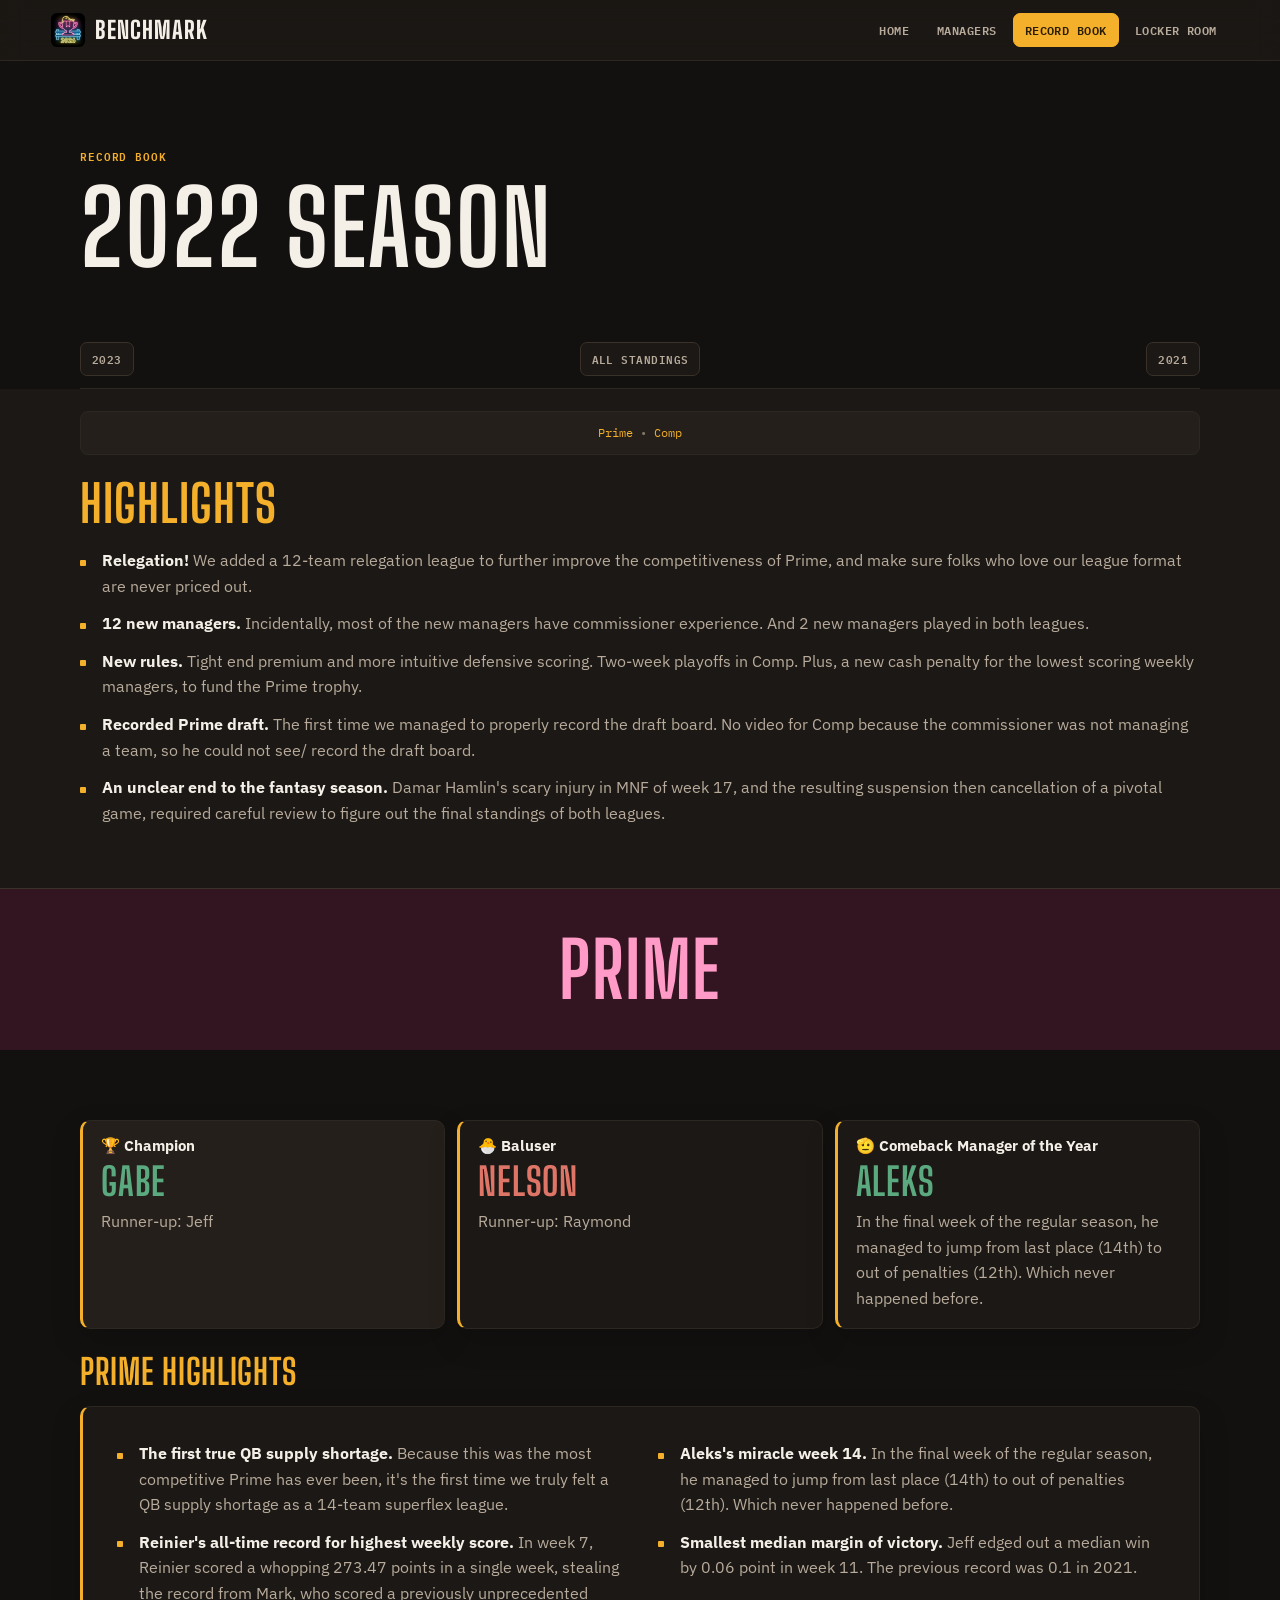
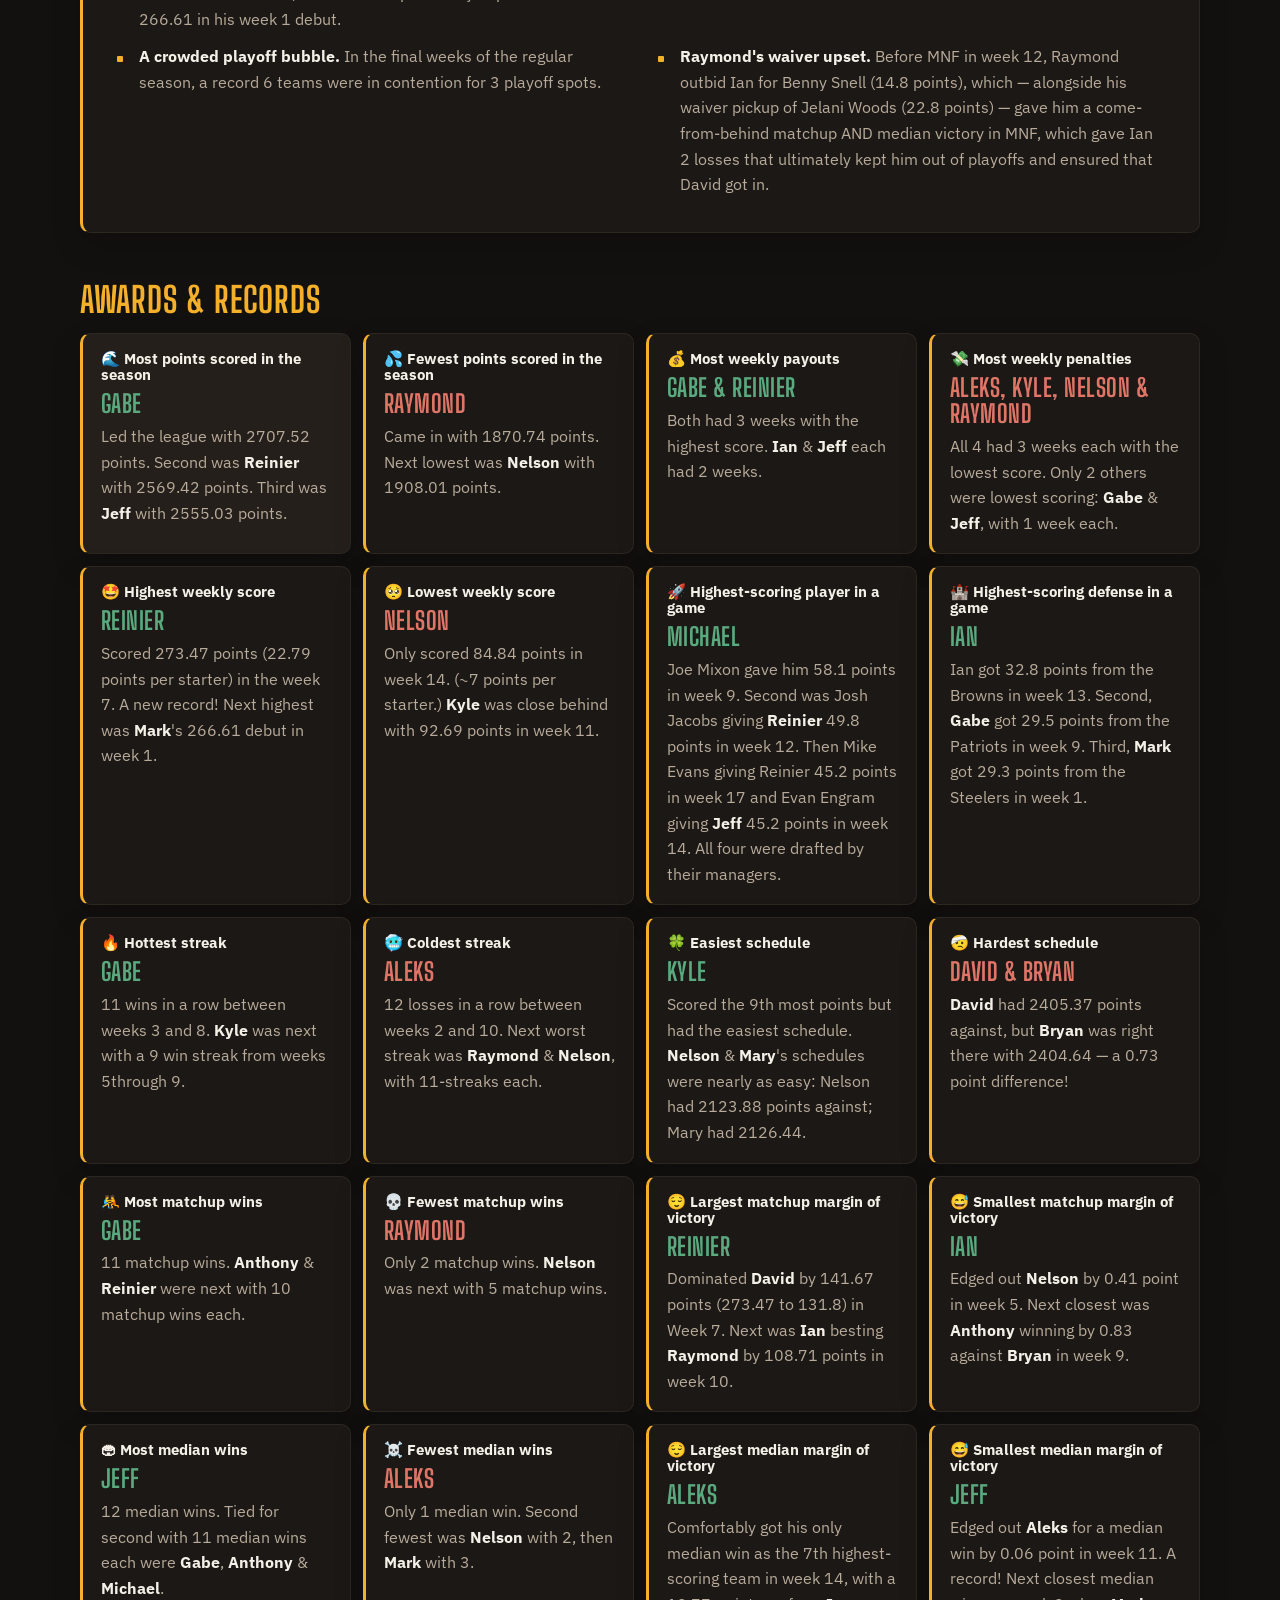
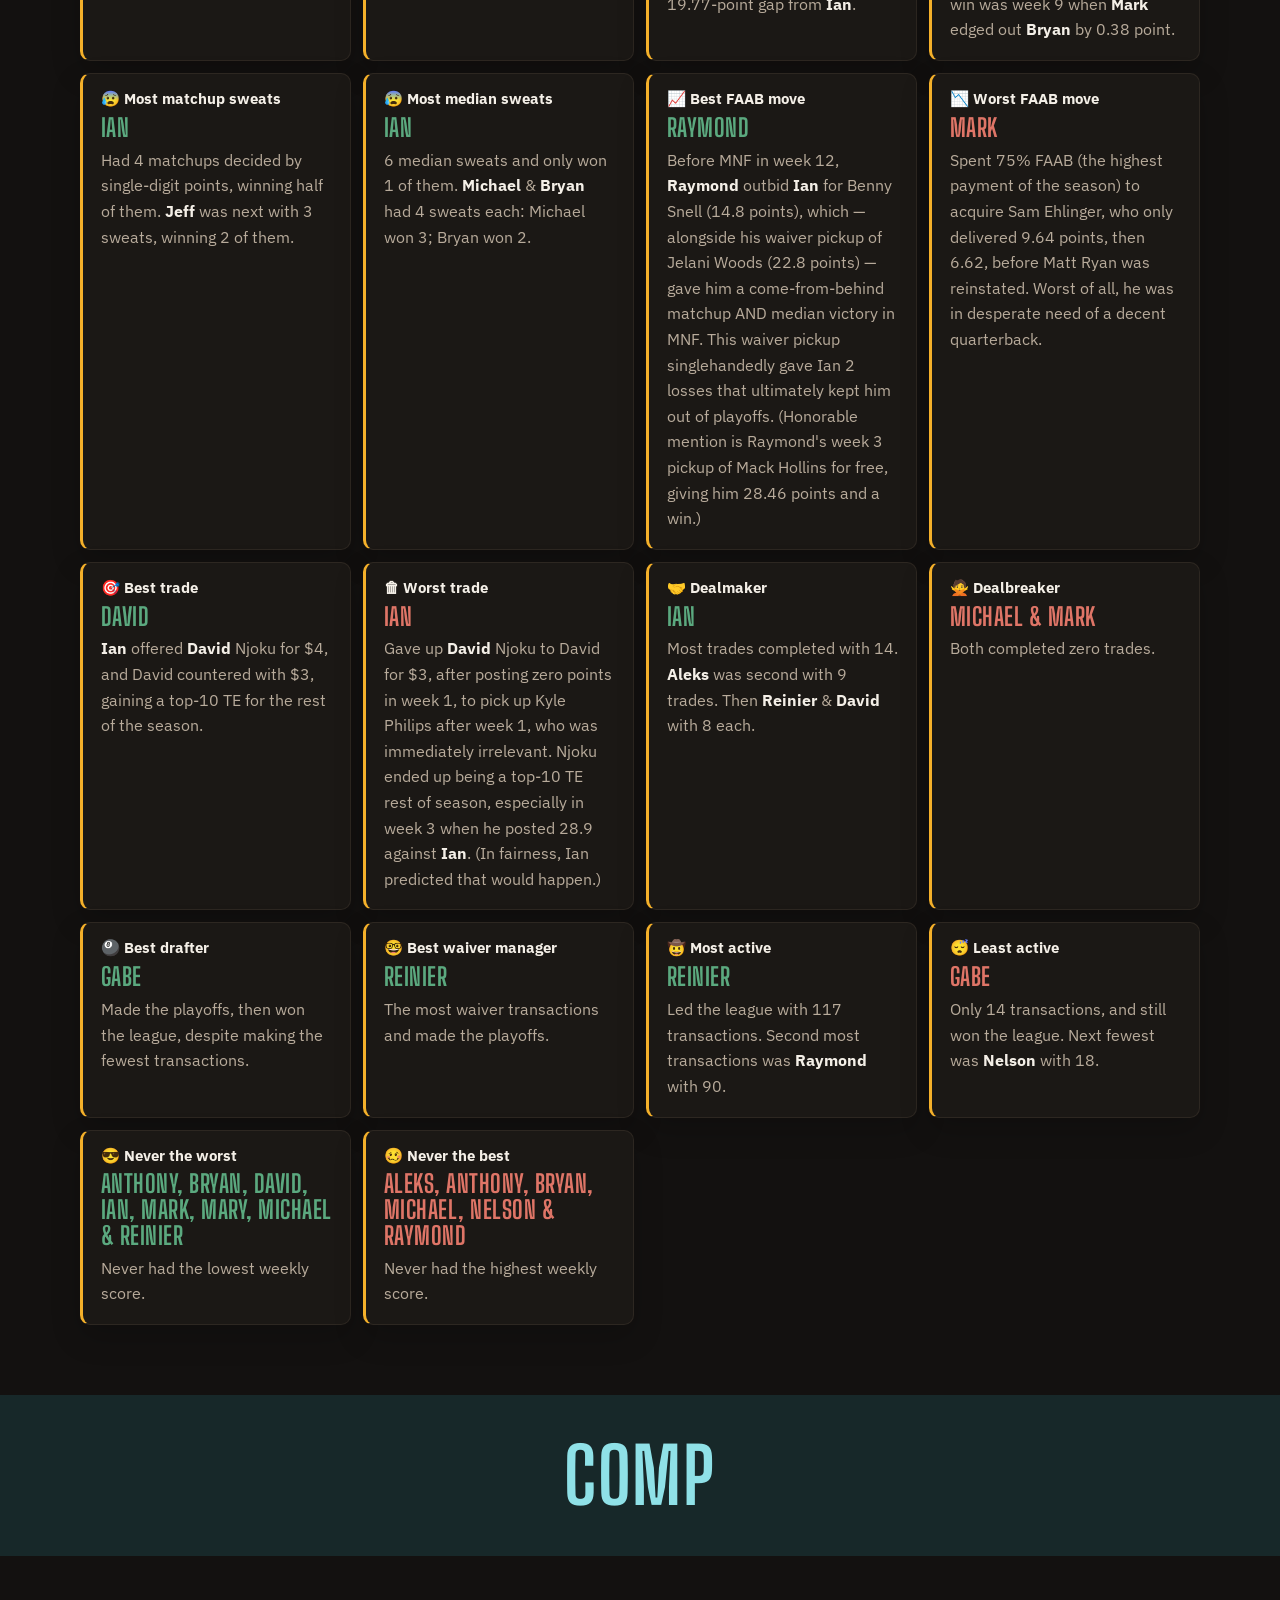
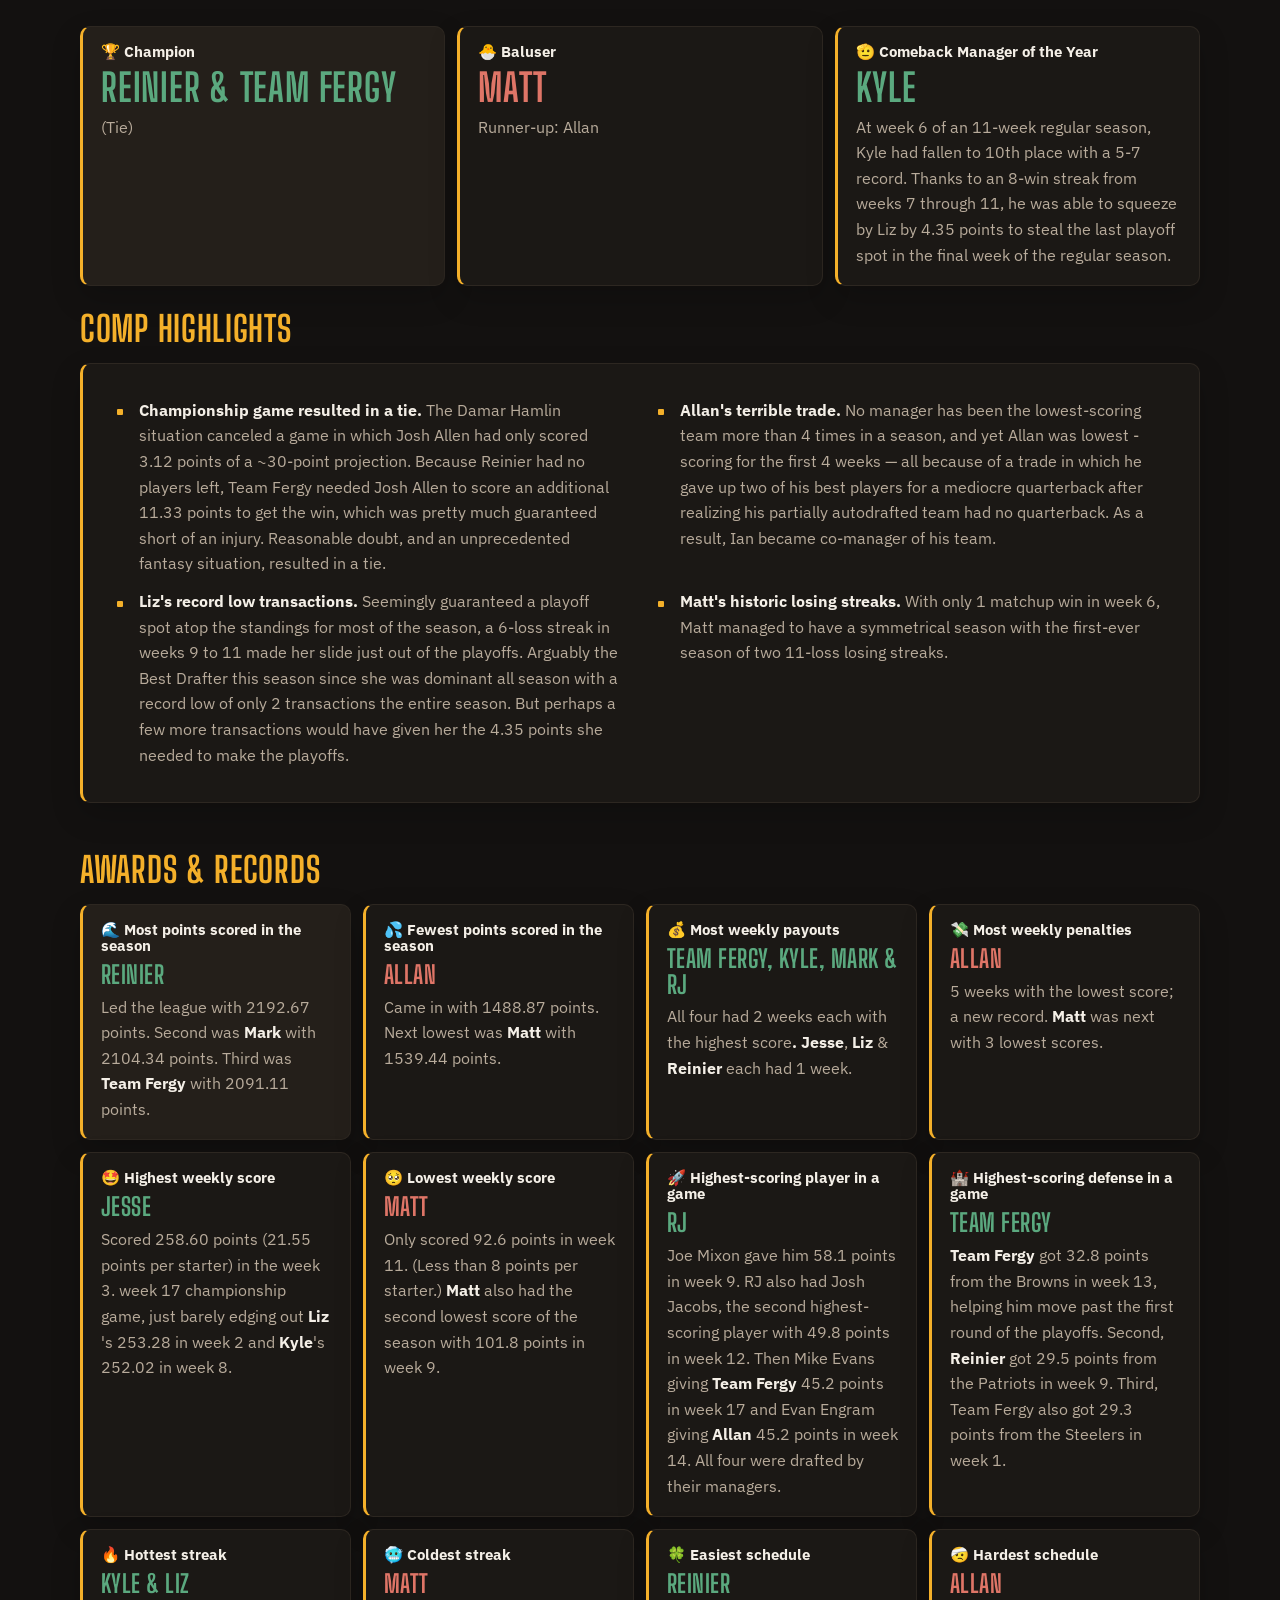
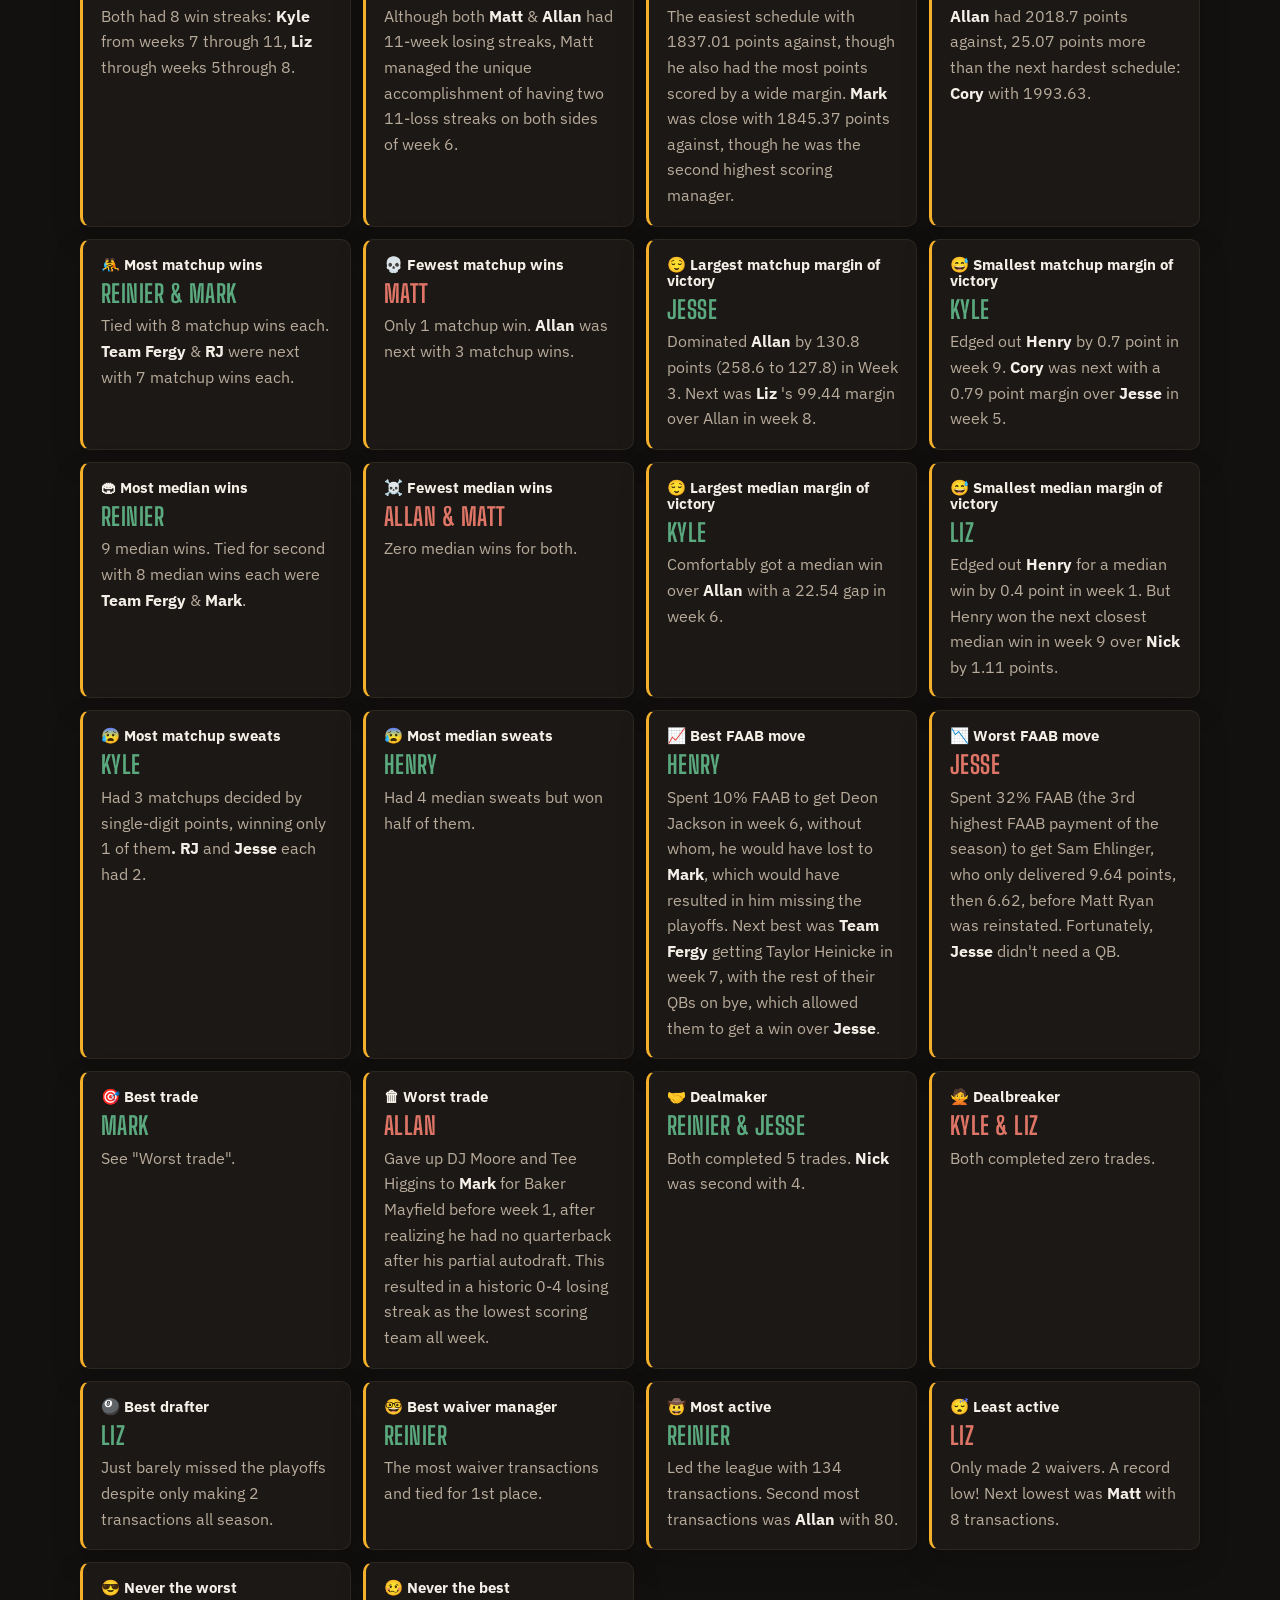
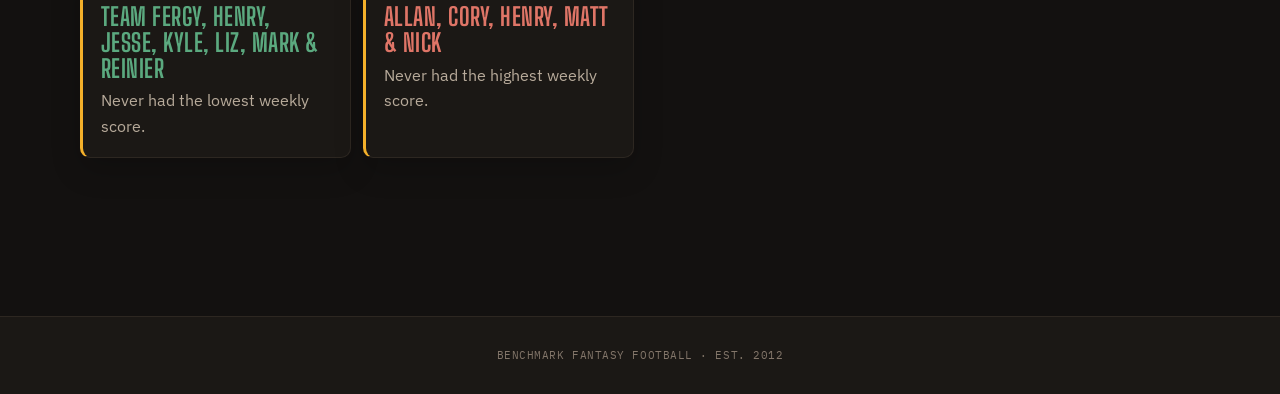
<file: record-book/2022.html>
<!doctype html>
<html lang="en">
<head>
  <meta charset="utf-8">
  <meta name="viewport" content="width=device-width, initial-scale=1">
  <title>Benchmark - 2022 Record Book</title>
  <meta name="description" content="Benchmark fantasy football 2022 season record book.">
  <link rel="icon" href="../assets/img/favicon.png">
  <link rel="apple-touch-icon" href="../assets/img/apple-touch-icon.png">
  <link rel="canonical" href="https://www.benchmark.football/record-book/2022">
  <meta property="og:title" content="Benchmark - 2022 Record Book">
  <meta property="og:description" content="Benchmark fantasy football 2022 season record book.">
  <meta property="og:image" content="https://www.benchmark.football/assets/img/banner-2026.jpg">
  <link rel="stylesheet" href="../assets/css/style.css?v=20260830-draft-prep-r32">
</head>
<body class="season-page">

<header class="site-header">
  <a class="brand" href="../" aria-label="Benchmark home"><img src="../assets/img/favicon.png" alt="" width="36" height="36"><span>Benchmark</span></a>
  <nav class="site-nav" aria-label="Primary navigation"><a href="../">Home</a><a href="../managers">Managers</a><a href="../record-book" aria-current="page">Record Book</a><a href="../locker-room">Locker Room</a></nav>
</header>
<main>
  <section class="record-book-hero">
    <div class="record-shell">
      <p class="record-kicker"><a href="../record-book">Record Book</a></p>
    </div>
  </section>
  <section class="season-title-band">
    <div class="record-shell">
      <h1>2022 Season</h1>
    </div>
  </section>
  <section class="content-section season-detail">
    <div class="season-switcher"><a href="2023">2023</a><a href="../record-book">All standings</a><a href="2021">2021</a></div>
    <div class="recap-stream redesigned-record-book">
<section class="season-front-matter">
<div class="record-shell"><nav class="manager-index record-league-index" aria-label="League index"><a href="#prime">Prime</a><span class="manager-index-separator" aria-hidden="true"> • </span><a href="#comp">Comp</a></nav></div>
<div class="record-shell">
<section class="front-group front-group-notes-only">
<h2 class="front-heading">Highlights</h2>
<div class="front-grid">
<div class="front-notes"><ul class="note-list">
<li><strong class="record-emphasis">Relegation!</strong> We added a 12-team relegation league to further improve the competitiveness of Prime, and make sure folks who love our league format are never priced out.</li>
<li><strong class="record-emphasis">12 new managers.</strong> Incidentally, most of the new managers have commissioner experience. And 2 new managers played in both leagues.</li>
<li><strong class="record-emphasis">New rules.</strong> Tight end premium and more intuitive defensive scoring. Two-week playoffs in Comp. Plus, a new cash penalty for the lowest scoring weekly managers, to fund the Prime trophy.</li>
<li><strong class="record-emphasis">Recorded Prime draft.</strong> The first time we managed to properly record the draft board. No video for Comp because the commissioner was not managing a team, so he could not see/ record the draft board.</li>
<li><strong class="record-emphasis">An unclear end to the fantasy season.</strong> Damar Hamlin's scary injury in MNF of week 17, and the resulting suspension then cancellation of a pivotal game, required careful review to figure out the final standings of both leagues.</li>
</ul></div>
</div></section>
</div></section>
<section class="division-section division-prime" id="prime" tabindex="-1">
<h2 class="division-heading">PRIME</h2>
<div class="division-body record-shell">
<section class="award-section" aria-label="Featured awards">
<div class="award-grid award-grid-featured" role="group" aria-label="Primary awards">
<article class="stat-card"><h3>🏆 Champion</h3>
<p class="stat-winner">Gabe</p>
<p>Runner-up: Jeff</p>
</article>
<article class="stat-card is-negative"><h3>🐣 Baluser</h3>
<p class="stat-winner">Nelson</p>
<p>Runner-up: Raymond</p>
</article>
<article class="stat-card"><h3>🫡 Comeback Manager of the Year</h3>
<p class="stat-winner">Aleks</p>
<p>In the final week of the regular season, he managed to jump from last place (14th) to out of penalties (12th). Which never happened before.</p>
</article>
</div>
</section>
<h3 class="highlight-section-title">Prime Highlights</h3>
<section class="highlight-panel">
<ul class="highlight-list">
<li><strong class="record-emphasis">The first true</strong> <strong class="record-emphasis">QB supply shortage.</strong> Because this was the most competitive Prime has ever been, it's the first time we truly felt a QB supply shortage as a 14-team superflex league.</li>
<li><strong class="record-emphasis">Aleks's miracle</strong> <strong class="record-emphasis">week 14.</strong> In the final week of the regular season, he managed to jump from last place (14th) to out of penalties (12th). Which never happened before.</li>
<li><strong class="record-emphasis">Reinier's all-time record for highest weekly score.</strong> In week 7, Reinier scored a whopping 273.47 points in a single week, stealing the record from Mark, who scored a previously unprecedented 266.61 in his week 1 debut.</li>
<li><strong class="record-emphasis">Smallest median margin of victory.</strong> Jeff edged out a median win by 0.06 point in week 11. The previous record was 0.1 in 2021.</li>
<li><strong class="record-emphasis">A crowded playoff bubble.</strong> In the final weeks of the regular season, a record 6 teams were in contention for 3 playoff spots.</li>
<li><strong class="record-emphasis">Raymond's</strong> <strong class="record-emphasis">waiver upset.</strong> Before MNF in week 12, Raymond outbid Ian for Benny Snell (14.8 points), which — alongside his waiver pickup of Jelani Woods (22.8 points) — gave him a come-from-behind matchup AND median victory in MNF, which gave Ian 2 losses that ultimately kept him out of playoffs and ensured that David got in.</li>
</ul></section>
<section class="award-section"><h3 class="award-section-title">Awards & records</h3>
<div class="award-grid">
<article class="stat-card"><h3>🌊 Most points scored in the season</h3>
<p class="stat-winner">Gabe</p>
<p>Led the league with 2707.52 points. Second was <strong class="record-emphasis">Reinier</strong> with 2569.42 points. Third was <strong class="record-emphasis">Jeff</strong> with 2555.03 points.</p>
</article>
<article class="stat-card is-negative"><h3>💦 Fewest points scored in the season</h3>
<p class="stat-winner">Raymond</p>
<p>Came in with 1870.74 points. Next lowest was <strong class="record-emphasis">Nelson</strong> with 1908.01 points.</p>
</article>
<article class="stat-card"><h3>💰 Most weekly payouts</h3>
<p class="stat-winner">Gabe &amp; Reinier</p>
<p>Both had 3 weeks with the highest score. <strong class="record-emphasis">Ian</strong> &amp; <strong class="record-emphasis">Jeff</strong> each had 2 weeks.</p>
</article>
<article class="stat-card is-negative"><h3>💸 Most weekly penalties</h3>
<p class="stat-winner">Aleks, Kyle, Nelson &amp; Raymond</p>
<p>All 4 had 3 weeks each with the lowest score. Only 2 others were lowest scoring: <strong class="record-emphasis">Gabe</strong> &amp; <strong class="record-emphasis">Jeff</strong>, with 1 week each.</p>
</article>
<article class="stat-card"><h3>🤩 Highest weekly score</h3>
<p class="stat-winner">Reinier</p>
<p>Scored 273.47 points (22.79 points per starter) in the week 7. A new record! Next highest was <strong class="record-emphasis">Mark</strong>'s 266.61 debut in week 1.</p>
</article>
<article class="stat-card is-negative"><h3>🥺 Lowest weekly score</h3>
<p class="stat-winner">Nelson</p>
<p>Only scored 84.84 points in week 14. (~7 points per starter.) <strong class="record-emphasis">Kyle</strong> was close behind with 92.69 points in week 11.</p>
</article>
<article class="stat-card"><h3>🚀 Highest-scoring player in a game</h3>
<p class="stat-winner">Michael</p>
<p>Joe Mixon gave him 58.1 points in week 9. Second was Josh Jacobs giving <strong class="record-emphasis">Reinier</strong> 49.8 points in week 12. Then Mike Evans giving Reinier 45.2 points in week 17 and Evan Engram giving <strong class="record-emphasis">Jeff</strong> 45.2 points in week 14. All four were drafted by their managers.</p>
</article>
<article class="stat-card"><h3>🏰 Highest-scoring defense in a game</h3>
<p class="stat-winner">Ian</p>
<p>Ian got 32.8 points from the Browns in week 13. Second, <strong class="record-emphasis">Gabe</strong> got 29.5 points from the Patriots in week 9. Third, <strong class="record-emphasis">Mark</strong> got 29.3 points from the Steelers in week 1.</p>
</article>
<article class="stat-card"><h3>🔥 Hottest streak</h3>
<p class="stat-winner">Gabe</p>
<p>11 wins in a row between weeks 3 and 8. <strong class="record-emphasis">Kyle</strong> was next with a 9 win streak from weeks 5through 9.</p>
</article>
<article class="stat-card is-negative"><h3>🥶 Coldest streak</h3>
<p class="stat-winner">Aleks</p>
<p>12 losses in a row between weeks 2 and 10. Next worst streak was <strong class="record-emphasis">Raymond</strong> &amp; <strong class="record-emphasis">Nelson</strong>, with 11-streaks each.</p>
</article>
<article class="stat-card"><h3>🍀 Easiest schedule</h3>
<p class="stat-winner">Kyle</p>
<p>Scored the 9th most points but had the easiest schedule. <strong class="record-emphasis">Nelson</strong> &amp; <strong class="record-emphasis">Mary</strong>'s schedules were nearly as easy: Nelson had 2123.88 points against; Mary had 2126.44.</p>
</article>
<article class="stat-card is-negative"><h3>🤕 Hardest schedule</h3>
<p class="stat-winner">David &amp; Bryan</p>
<p><strong class="record-emphasis">David</strong> had 2405.37 points against, but <strong class="record-emphasis">Bryan</strong> was right there with 2404.64 — a 0.73 point difference!</p>
</article>
<article class="stat-card"><h3>🤼 Most matchup wins</h3>
<p class="stat-winner">Gabe</p>
<p>11 matchup wins. <strong class="record-emphasis">Anthony</strong> &amp; <strong class="record-emphasis">Reinier</strong> were next with 10 matchup wins each.</p>
</article>
<article class="stat-card is-negative"><h3>💀 Fewest matchup wins</h3>
<p class="stat-winner">Raymond</p>
<p>Only 2 matchup wins. <strong class="record-emphasis">Nelson</strong> was next with 5 matchup wins.</p>
</article>
<article class="stat-card"><h3>😌 Largest matchup margin of victory</h3>
<p class="stat-winner">Reinier</p>
<p>Dominated <strong class="record-emphasis">David</strong> by 141.67 points (273.47 to 131.8) in Week 7. Next was <strong class="record-emphasis">Ian</strong> besting <strong class="record-emphasis">Raymond</strong> by 108.71 points in week 10.</p>
</article>
<article class="stat-card"><h3>😅 Smallest matchup margin of victory</h3>
<p class="stat-winner">Ian</p>
<p>Edged out <strong class="record-emphasis">Nelson</strong> by 0.41 point in week 5. Next closest was <strong class="record-emphasis">Anthony</strong> winning by 0.83 against <strong class="record-emphasis">Bryan</strong> in week 9.</p>
</article>
<article class="stat-card"><h3>🏟 Most median wins</h3>
<p class="stat-winner">Jeff</p>
<p>12 median wins. Tied for second with 11 median wins each were <strong class="record-emphasis">Gabe</strong>, <strong class="record-emphasis">Anthony</strong> &amp; <strong class="record-emphasis">Michael</strong>.</p>
</article>
<article class="stat-card is-negative"><h3>☠️ Fewest median wins</h3>
<p class="stat-winner">Aleks</p>
<p>Only 1 median win. Second fewest was <strong class="record-emphasis">Nelson</strong> with 2, then <strong class="record-emphasis">Mark</strong> with 3.</p>
</article>
<article class="stat-card"><h3>😌 Largest median margin of victory</h3>
<p class="stat-winner">Aleks</p>
<p>Comfortably got his only median win as the 7th highest-scoring team in week 14, with a 19.77-point gap from <strong class="record-emphasis">Ian</strong>.</p>
</article>
<article class="stat-card"><h3>😅 Smallest median margin of victory</h3>
<p class="stat-winner">Jeff</p>
<p>Edged out <strong class="record-emphasis">Aleks</strong> for a median win by 0.06 point in week 11. A record! Next closest median win was week 9 when <strong class="record-emphasis">Mark</strong> edged out <strong class="record-emphasis">Bryan</strong> by 0.38 point.</p>
</article>
<article class="stat-card"><h3>😰 Most matchup sweats</h3>
<p class="stat-winner">Ian</p>
<p>Had 4 matchups decided by single-digit points, winning half of them. <strong class="record-emphasis">Jeff</strong> was next with 3 sweats, winning 2 of them.</p>
</article>
<article class="stat-card"><h3>😰 Most median sweats</h3>
<p class="stat-winner">Ian</p>
<p>6 median sweats and only won 1 of them. <strong class="record-emphasis">Michael</strong> &amp; <strong class="record-emphasis">Bryan</strong> had 4 sweats each: Michael won 3; Bryan won 2.</p>
</article>
<article class="stat-card"><h3>📈 Best FAAB move</h3>
<p class="stat-winner">Raymond</p>
<p>Before MNF in week 12, <strong class="record-emphasis">Raymond</strong> outbid <strong class="record-emphasis">Ian</strong> for Benny Snell (14.8 points), which — alongside his waiver pickup of Jelani Woods (22.8 points) — gave him a come-from-behind matchup AND median victory in MNF. This waiver pickup singlehandedly gave Ian 2 losses that ultimately kept him out of playoffs. (Honorable mention is Raymond's week 3 pickup of Mack Hollins for free, giving him 28.46 points and a win.)</p>
</article>
<article class="stat-card is-negative"><h3>📉 Worst FAAB move</h3>
<p class="stat-winner">Mark</p>
<p>Spent 75% FAAB (the highest payment of the season) to acquire Sam Ehlinger, who only delivered 9.64 points, then 6.62, before Matt Ryan was reinstated. Worst of all, he was in desperate need of a decent quarterback.</p>
</article>
<article class="stat-card"><h3>🎯 Best trade</h3>
<p class="stat-winner">David</p>
<p><strong class="record-emphasis">Ian</strong> offered <strong class="record-emphasis">David</strong> Njoku for $4, and David countered with $3, gaining a top-10 TE for the rest of the season.</p>
</article>
<article class="stat-card is-negative"><h3>🗑 Worst trade</h3>
<p class="stat-winner">Ian</p>
<p>Gave up <strong class="record-emphasis">David</strong> Njoku to David for $3, after posting zero points in week 1, to pick up Kyle Philips after week 1, who was immediately irrelevant. Njoku ended up being a top-10 TE rest of season, especially in week 3 when he posted 28.9 against <strong class="record-emphasis">Ian</strong>. (In fairness, Ian predicted that would happen.)</p>
</article>
<article class="stat-card"><h3>🤝 Dealmaker</h3>
<p class="stat-winner">Ian</p>
<p>Most trades completed with 14. <strong class="record-emphasis">Aleks</strong> was second with 9 trades. Then <strong class="record-emphasis">Reinier</strong> &amp; <strong class="record-emphasis">David</strong> with 8 each.</p>
</article>
<article class="stat-card is-negative"><h3>🙅 Dealbreaker</h3>
<p class="stat-winner">Michael &amp; Mark</p>
<p>Both completed zero trades.</p>
</article>
<article class="stat-card"><h3>🎱 Best drafter</h3>
<p class="stat-winner">Gabe</p>
<p>Made the playoffs, then won the league, despite making the fewest transactions.</p>
</article>
<article class="stat-card"><h3>🤓 Best waiver manager</h3>
<p class="stat-winner">Reinier</p>
<p>The most waiver transactions and made the playoffs.</p>
</article>
<article class="stat-card"><h3>🤠 Most active</h3>
<p class="stat-winner">Reinier</p>
<p>Led the league with 117 transactions. Second most transactions was <strong class="record-emphasis">Raymond</strong> with 90.</p>
</article>
<article class="stat-card is-negative"><h3>😴 Least active</h3>
<p class="stat-winner">Gabe</p>
<p>Only 14 transactions, and still won the league. Next fewest was <strong class="record-emphasis">Nelson</strong> with 18.</p>
</article>
<article class="stat-card"><h3>😎 Never the worst</h3>
<p class="stat-winner">Anthony, Bryan, David, Ian, Mark, Mary, Michael &amp; Reinier</p>
<p>Never had the lowest weekly score.</p>
</article>
<article class="stat-card is-negative"><h3>🥴 Never the best</h3>
<p class="stat-winner">Aleks, Anthony, Bryan, Michael, Nelson &amp; Raymond</p>
<p>Never had the highest weekly score.</p>
</article>
</div></section>
</div></section>
<section class="division-section division-comp" id="comp" tabindex="-1">
<h2 class="division-heading">COMP</h2>
<div class="division-body record-shell">
<section class="award-section" aria-label="Featured awards">
<div class="award-grid award-grid-featured" role="group" aria-label="Primary awards">
<article class="stat-card"><h3>🏆 Champion</h3>
<p class="stat-winner">Reinier &amp; Team Fergy</p>
<p>(Tie)</p>
</article>
<article class="stat-card is-negative"><h3>🐣 Baluser</h3>
<p class="stat-winner">Matt</p>
<p>Runner-up: Allan</p>
</article>
<article class="stat-card"><h3>🫡 Comeback Manager of the Year</h3>
<p class="stat-winner">Kyle</p>
<p>At week 6 of an 11-week regular season, Kyle had fallen to 10th place with a 5-7 record. Thanks to an 8-win streak from weeks 7 through 11, he was able to squeeze by Liz by 4.35 points to steal the last playoff spot in the final week of the regular season.</p>
</article>
</div>
</section>
<h3 class="highlight-section-title">Comp Highlights</h3>
<section class="highlight-panel">
<ul class="highlight-list">
<li><strong class="record-emphasis">Championship game resulted in a tie.</strong> The Damar Hamlin situation canceled a game in which Josh Allen had only scored 3.12 points of a ~30-point projection. Because Reinier had no players left, Team Fergy needed Josh Allen to score an additional 11.33 points to get the win, which was pretty much guaranteed short of an injury. Reasonable doubt, and an unprecedented fantasy situation, resulted in a tie.</li>
<li><strong class="record-emphasis">Allan's terrible</strong> <strong class="record-emphasis">trade.</strong> No manager has been the lowest-scoring team more than 4 times in a season, and yet Allan was lowest - scoring for the first 4 weeks — all because of a trade in which he gave up two of his best players for a mediocre quarterback after realizing his partially autodrafted team had no quarterback. As a result, Ian became co-manager of his team.</li>
<li><strong class="record-emphasis">Liz's record low transactions.</strong> Seemingly guaranteed a playoff spot atop the standings for most of the season, a 6-loss streak in weeks 9 to 11 made her slide just out of the playoffs. Arguably the Best Drafter this season since she was dominant all season with a record low of only 2 transactions the entire season. But perhaps a few more transactions would have given her the 4.35 points she needed to make the playoffs.</li>
<li><strong class="record-emphasis">Matt's historic losing streaks.</strong> With only 1 matchup win in week 6, Matt managed to have a symmetrical season with the first-ever season of two 11-loss losing streaks.</li>
</ul></section>
<section class="award-section"><h3 class="award-section-title">Awards & records</h3>
<div class="award-grid">
<article class="stat-card"><h3>🌊 Most points scored in the season</h3>
<p class="stat-winner">Reinier</p>
<p>Led the league with 2192.67 points. Second was <strong class="record-emphasis">Mark</strong> with 2104.34 points. Third was <strong class="record-emphasis">Team Fergy</strong> with 2091.11 points.</p>
</article>
<article class="stat-card is-negative"><h3>💦 Fewest points scored in the season</h3>
<p class="stat-winner">Allan</p>
<p>Came in with 1488.87 points. Next lowest was <strong class="record-emphasis">Matt</strong> with 1539.44 points.</p>
</article>
<article class="stat-card"><h3>💰 Most weekly payouts</h3>
<p class="stat-winner">Team Fergy, Kyle, Mark &amp; RJ</p>
<p>All four had 2 weeks each with the highest score<strong class="record-emphasis">.</strong> <strong class="record-emphasis">Jesse</strong>, <strong class="record-emphasis">Liz</strong> &amp; <strong class="record-emphasis">Reinier</strong> each had 1 week.</p>
</article>
<article class="stat-card is-negative"><h3>💸 Most weekly penalties</h3>
<p class="stat-winner">Allan</p>
<p>5 weeks with the lowest score; a new record. <strong class="record-emphasis">Matt</strong> was next with 3 lowest scores.</p>
</article>
<article class="stat-card"><h3>🤩 Highest weekly score</h3>
<p class="stat-winner">Jesse</p>
<p>Scored 258.60 points (21.55 points per starter) in the week 3. week 17 championship game, just barely edging out <strong class="record-emphasis">Liz</strong> 's 253.28 in week 2 and <strong class="record-emphasis">Kyle</strong>'s 252.02 in week 8.</p>
</article>
<article class="stat-card is-negative"><h3>🥺 Lowest weekly score</h3>
<p class="stat-winner">Matt</p>
<p>Only scored 92.6 points in week 11. (Less than 8 points per starter.) <strong class="record-emphasis">Matt</strong> also had the second lowest score of the season with 101.8 points in week 9.</p>
</article>
<article class="stat-card"><h3>🚀 Highest-scoring player in a game</h3>
<p class="stat-winner">RJ</p>
<p>Joe Mixon gave him 58.1 points in week 9. RJ also had Josh Jacobs, the second highest-scoring player with 49.8 points in week 12. Then Mike Evans giving <strong class="record-emphasis">Team Fergy</strong> 45.2 points in week 17 and Evan Engram giving <strong class="record-emphasis">Allan</strong> 45.2 points in week 14. All four were drafted by their managers.</p>
</article>
<article class="stat-card"><h3>🏰 Highest-scoring defense in a game</h3>
<p class="stat-winner">Team Fergy</p>
<p><strong class="record-emphasis">Team Fergy</strong> got 32.8 points from the Browns in week 13, helping him move past the first round of the playoffs. Second, <strong class="record-emphasis">Reinier</strong> got 29.5 points from the Patriots in week 9. Third, Team Fergy also got 29.3 points from the Steelers in week 1.</p>
</article>
<article class="stat-card"><h3>🔥 Hottest streak</h3>
<p class="stat-winner">Kyle &amp; Liz</p>
<p>Both had 8 win streaks: <strong class="record-emphasis">Kyle</strong> from weeks 7 through 11, <strong class="record-emphasis">Liz</strong> through weeks 5through 8.</p>
</article>
<article class="stat-card is-negative"><h3>🥶 Coldest streak</h3>
<p class="stat-winner">Matt</p>
<p>Although both <strong class="record-emphasis">Matt</strong> &amp; <strong class="record-emphasis">Allan</strong> had 11-week losing streaks, Matt managed the unique accomplishment of having two 11-loss streaks on both sides of week 6.</p>
</article>
<article class="stat-card"><h3>🍀 Easiest schedule</h3>
<p class="stat-winner">Reinier</p>
<p>The easiest schedule with 1837.01 points against, though he also had the most points scored by a wide margin. <strong class="record-emphasis">Mark</strong> was close with 1845.37 points against, though he was the second highest scoring manager.</p>
</article>
<article class="stat-card is-negative"><h3>🤕 Hardest schedule</h3>
<p class="stat-winner">Allan</p>
<p><strong class="record-emphasis">Allan</strong> had 2018.7 points against, 25.07 points more than the next hardest schedule: <strong class="record-emphasis">Cory</strong> with 1993.63.</p>
</article>
<article class="stat-card"><h3>🤼 Most matchup wins</h3>
<p class="stat-winner">Reinier &amp; Mark</p>
<p>Tied with 8 matchup wins each. <strong class="record-emphasis">Team Fergy</strong> &amp; <strong class="record-emphasis">RJ</strong> were next with 7 matchup wins each.</p>
</article>
<article class="stat-card is-negative"><h3>💀 Fewest matchup wins</h3>
<p class="stat-winner">Matt</p>
<p>Only 1 matchup win. <strong class="record-emphasis">Allan</strong> was next with 3 matchup wins.</p>
</article>
<article class="stat-card"><h3>😌 Largest matchup margin of victory</h3>
<p class="stat-winner">Jesse</p>
<p>Dominated <strong class="record-emphasis">Allan</strong> by 130.8 points (258.6 to 127.8) in Week 3. Next was <strong class="record-emphasis">Liz</strong> 's 99.44 margin over Allan in week 8.</p>
</article>
<article class="stat-card"><h3>😅 Smallest matchup margin of victory</h3>
<p class="stat-winner">Kyle</p>
<p>Edged out <strong class="record-emphasis">Henry</strong> by 0.7 point in week 9. <strong class="record-emphasis">Cory</strong> was next with a 0.79 point margin over <strong class="record-emphasis">Jesse</strong> in week 5.</p>
</article>
<article class="stat-card"><h3>🏟 Most median wins</h3>
<p class="stat-winner">Reinier</p>
<p>9 median wins. Tied for second with 8 median wins each were <strong class="record-emphasis">Team Fergy</strong> &amp; <strong class="record-emphasis">Mark</strong>.</p>
</article>
<article class="stat-card is-negative"><h3>☠️ Fewest median wins</h3>
<p class="stat-winner">Allan &amp; Matt</p>
<p>Zero median wins for both.</p>
</article>
<article class="stat-card"><h3>😌 Largest median margin of victory</h3>
<p class="stat-winner">Kyle</p>
<p>Comfortably got a median win over <strong class="record-emphasis">Allan</strong> with a 22.54 gap in week 6.</p>
</article>
<article class="stat-card"><h3>😅 Smallest median margin of victory</h3>
<p class="stat-winner">Liz</p>
<p>Edged out <strong class="record-emphasis">Henry</strong> for a median win by 0.4 point in week 1. But Henry won the next closest median win in week 9 over <strong class="record-emphasis">Nick</strong> by 1.11 points.</p>
</article>
<article class="stat-card"><h3>😰 Most matchup sweats</h3>
<p class="stat-winner">Kyle</p>
<p>Had 3 matchups decided by single-digit points, winning only 1 of them<strong class="record-emphasis">.</strong> <strong class="record-emphasis">RJ</strong> and <strong class="record-emphasis">Jesse</strong> each had 2.</p>
</article>
<article class="stat-card"><h3>😰 Most median sweats</h3>
<p class="stat-winner">Henry</p>
<p>Had 4 median sweats but won half of them.</p>
</article>
<article class="stat-card"><h3>📈 Best FAAB move</h3>
<p class="stat-winner">Henry</p>
<p>Spent 10% FAAB to get Deon Jackson in week 6, without whom, he would have lost to <strong class="record-emphasis">Mark</strong>, which would have resulted in him missing the playoffs. Next best was <strong class="record-emphasis">Team Fergy</strong> getting Taylor Heinicke in week 7, with the rest of their QBs on bye, which allowed them to get a win over <strong class="record-emphasis">Jesse</strong>.</p>
</article>
<article class="stat-card is-negative"><h3>📉 Worst FAAB move</h3>
<p class="stat-winner">Jesse</p>
<p>Spent 32% FAAB (the 3rd highest FAAB payment of the season) to get Sam Ehlinger, who only delivered 9.64 points, then 6.62, before Matt Ryan was reinstated. Fortunately, <strong class="record-emphasis">Jesse</strong> didn't need a QB.</p>
</article>
<article class="stat-card"><h3>🎯 Best trade</h3>
<p class="stat-winner">Mark</p>
<p>See &quot;Worst trade&quot;.</p>
</article>
<article class="stat-card is-negative"><h3>🗑 Worst trade</h3>
<p class="stat-winner">Allan</p>
<p>Gave up DJ Moore and Tee Higgins to <strong class="record-emphasis">Mark</strong> for Baker Mayfield before week 1, after realizing he had no quarterback after his partial autodraft. This resulted in a historic 0-4 losing streak as the lowest scoring team all week.</p>
</article>
<article class="stat-card"><h3>🤝 Dealmaker</h3>
<p class="stat-winner">Reinier &amp; Jesse</p>
<p>Both completed 5 trades. <strong class="record-emphasis">Nick</strong> was second with 4.</p>
</article>
<article class="stat-card is-negative"><h3>🙅 Dealbreaker</h3>
<p class="stat-winner">Kyle &amp; Liz</p>
<p>Both completed zero trades.</p>
</article>
<article class="stat-card"><h3>🎱 Best drafter</h3>
<p class="stat-winner">Liz</p>
<p>Just barely missed the playoffs despite only making 2 transactions all season.</p>
</article>
<article class="stat-card"><h3>🤓 Best waiver manager</h3>
<p class="stat-winner">Reinier</p>
<p>The most waiver transactions and tied for 1st place.</p>
</article>
<article class="stat-card"><h3>🤠 Most active</h3>
<p class="stat-winner">Reinier</p>
<p>Led the league with 134 transactions. Second most transactions was <strong class="record-emphasis">Allan</strong> with 80.</p>
</article>
<article class="stat-card is-negative"><h3>😴 Least active</h3>
<p class="stat-winner">Liz</p>
<p>Only made 2 waivers. A record low! Next lowest was <strong class="record-emphasis">Matt</strong> with 8 transactions.</p>
</article>
<article class="stat-card"><h3>😎 Never the worst</h3>
<p class="stat-winner">Team Fergy, Henry, Jesse, Kyle, Liz, Mark &amp; Reinier</p>
<p>Never had the lowest weekly score.</p>
</article>
<article class="stat-card is-negative"><h3>🥴 Never the best</h3>
<p class="stat-winner">Allan, Cory, Henry, Matt &amp; Nick</p>
<p>Never had the highest weekly score.</p>
</article>
</div></section>
</div></section>
</div>
</section>
</main>

<footer class="site-footer">
  <p>Benchmark Fantasy Football · Est. 2012</p>
</footer>
</body>
</html>
</file>
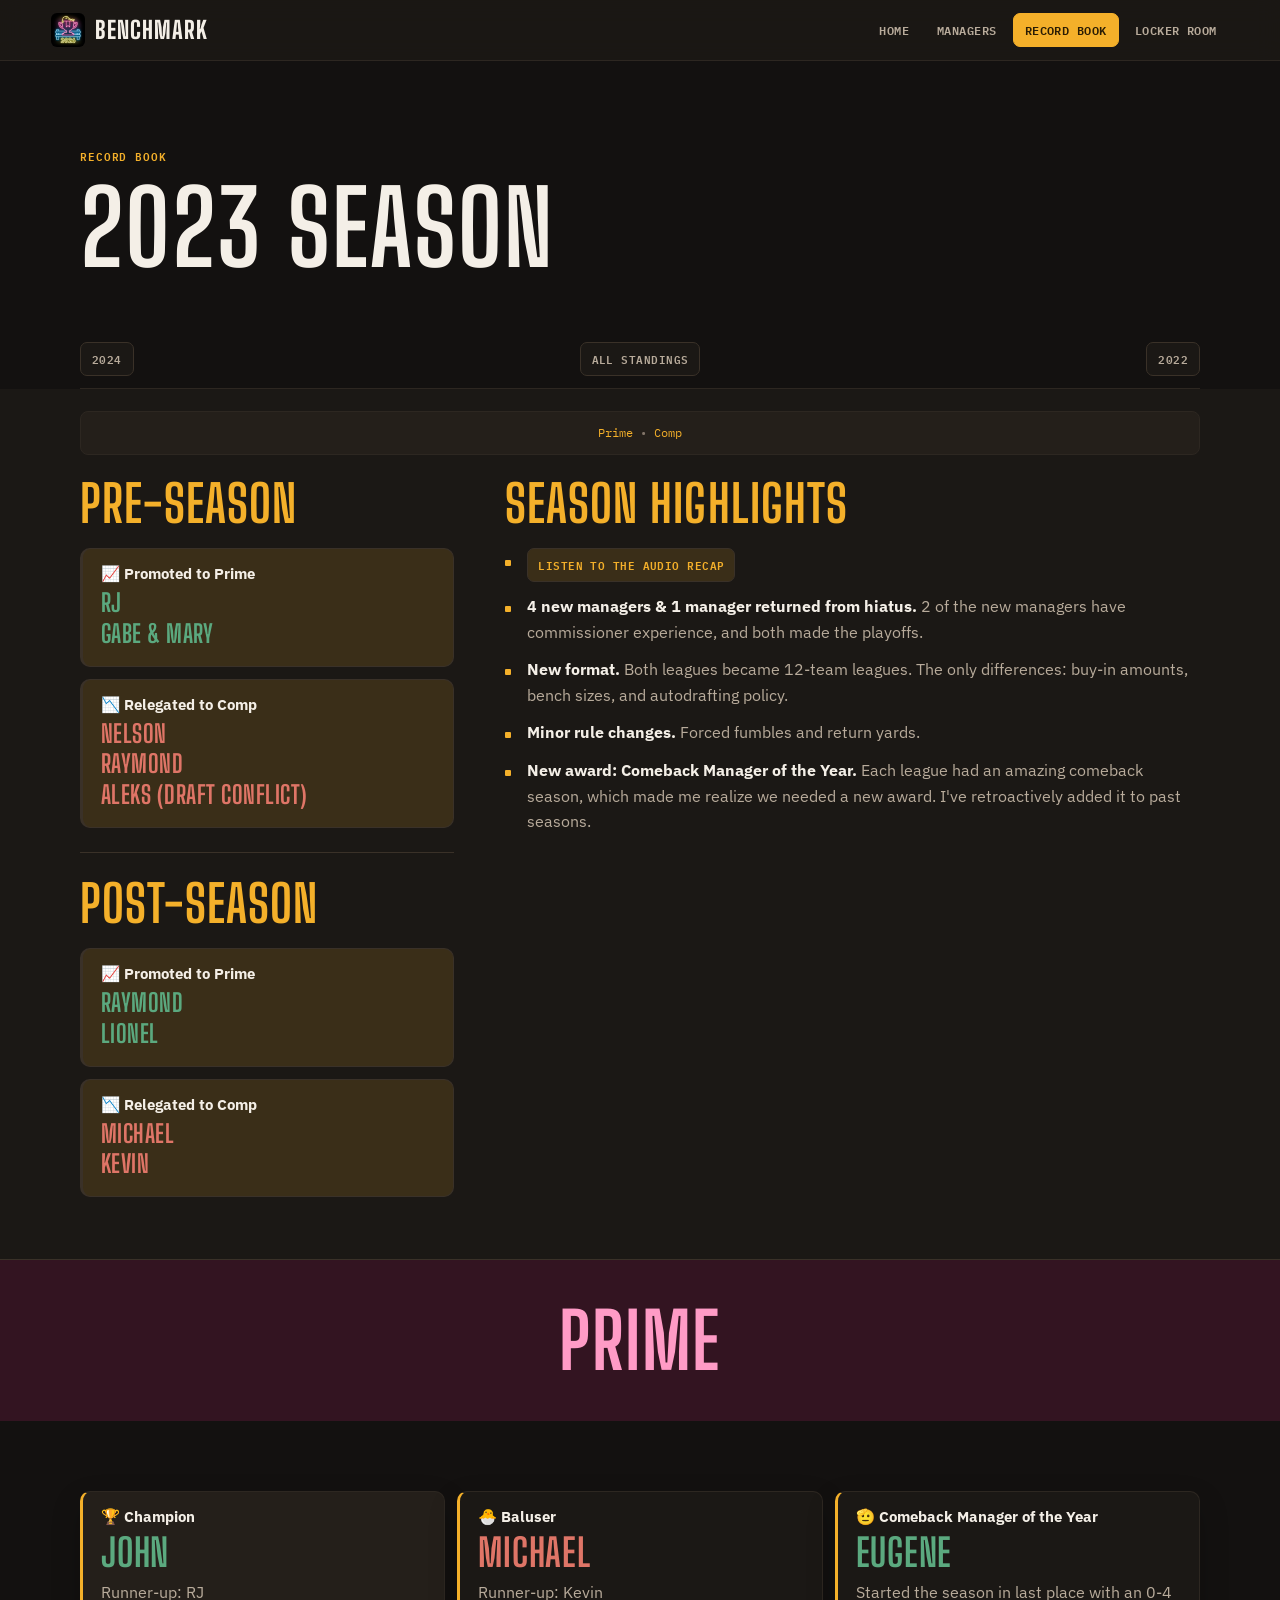
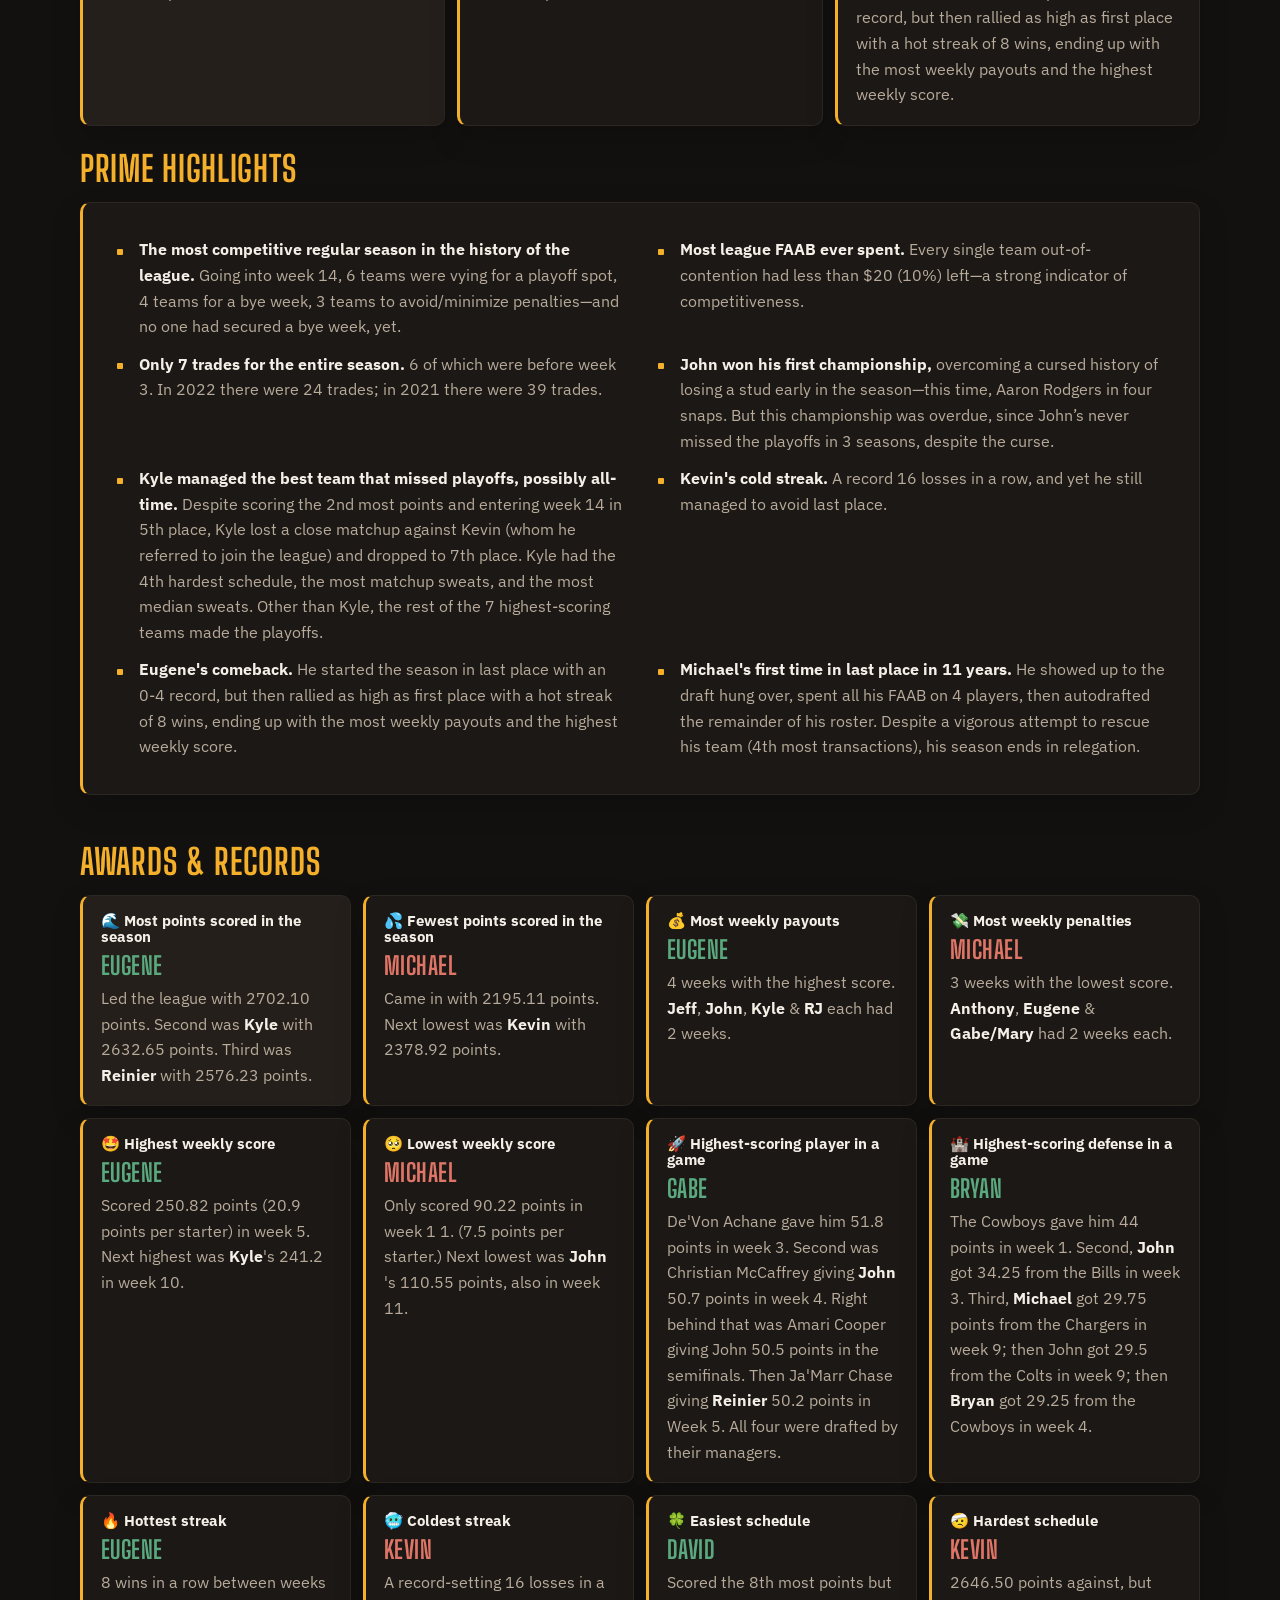
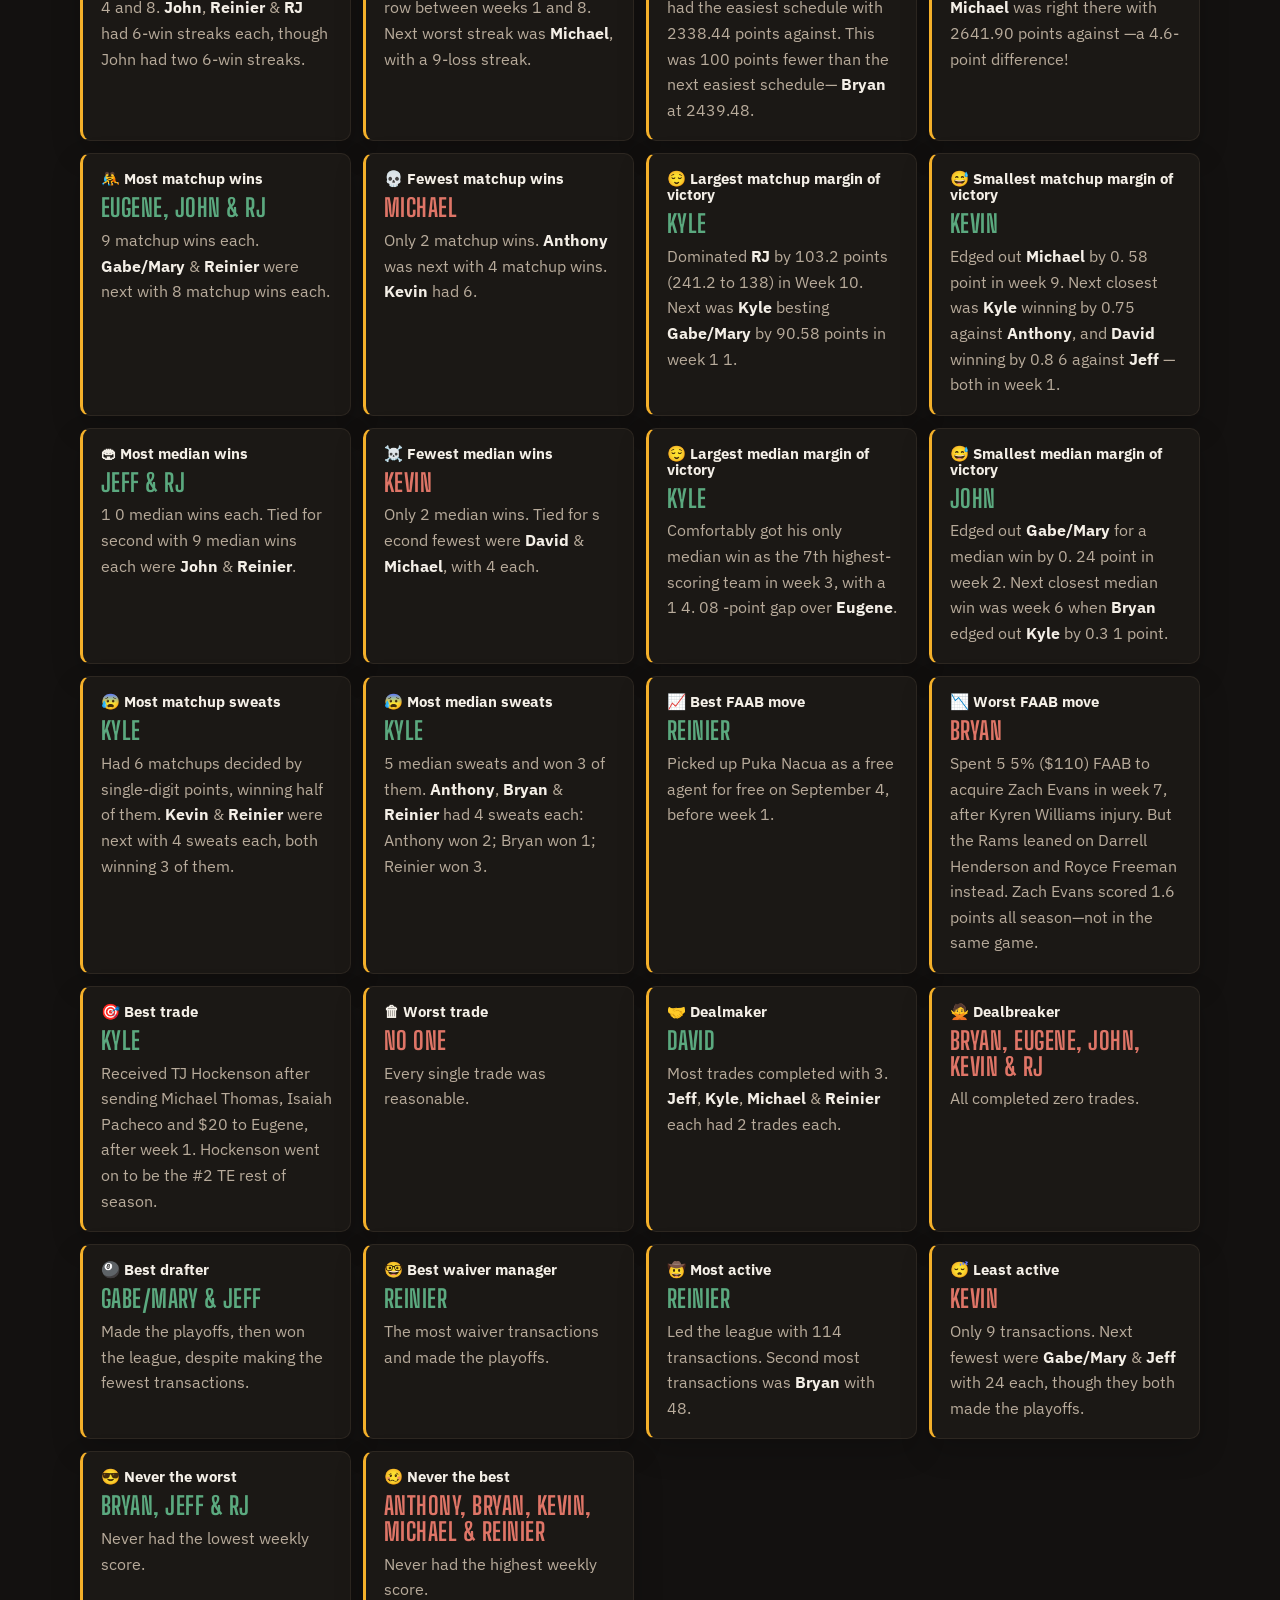
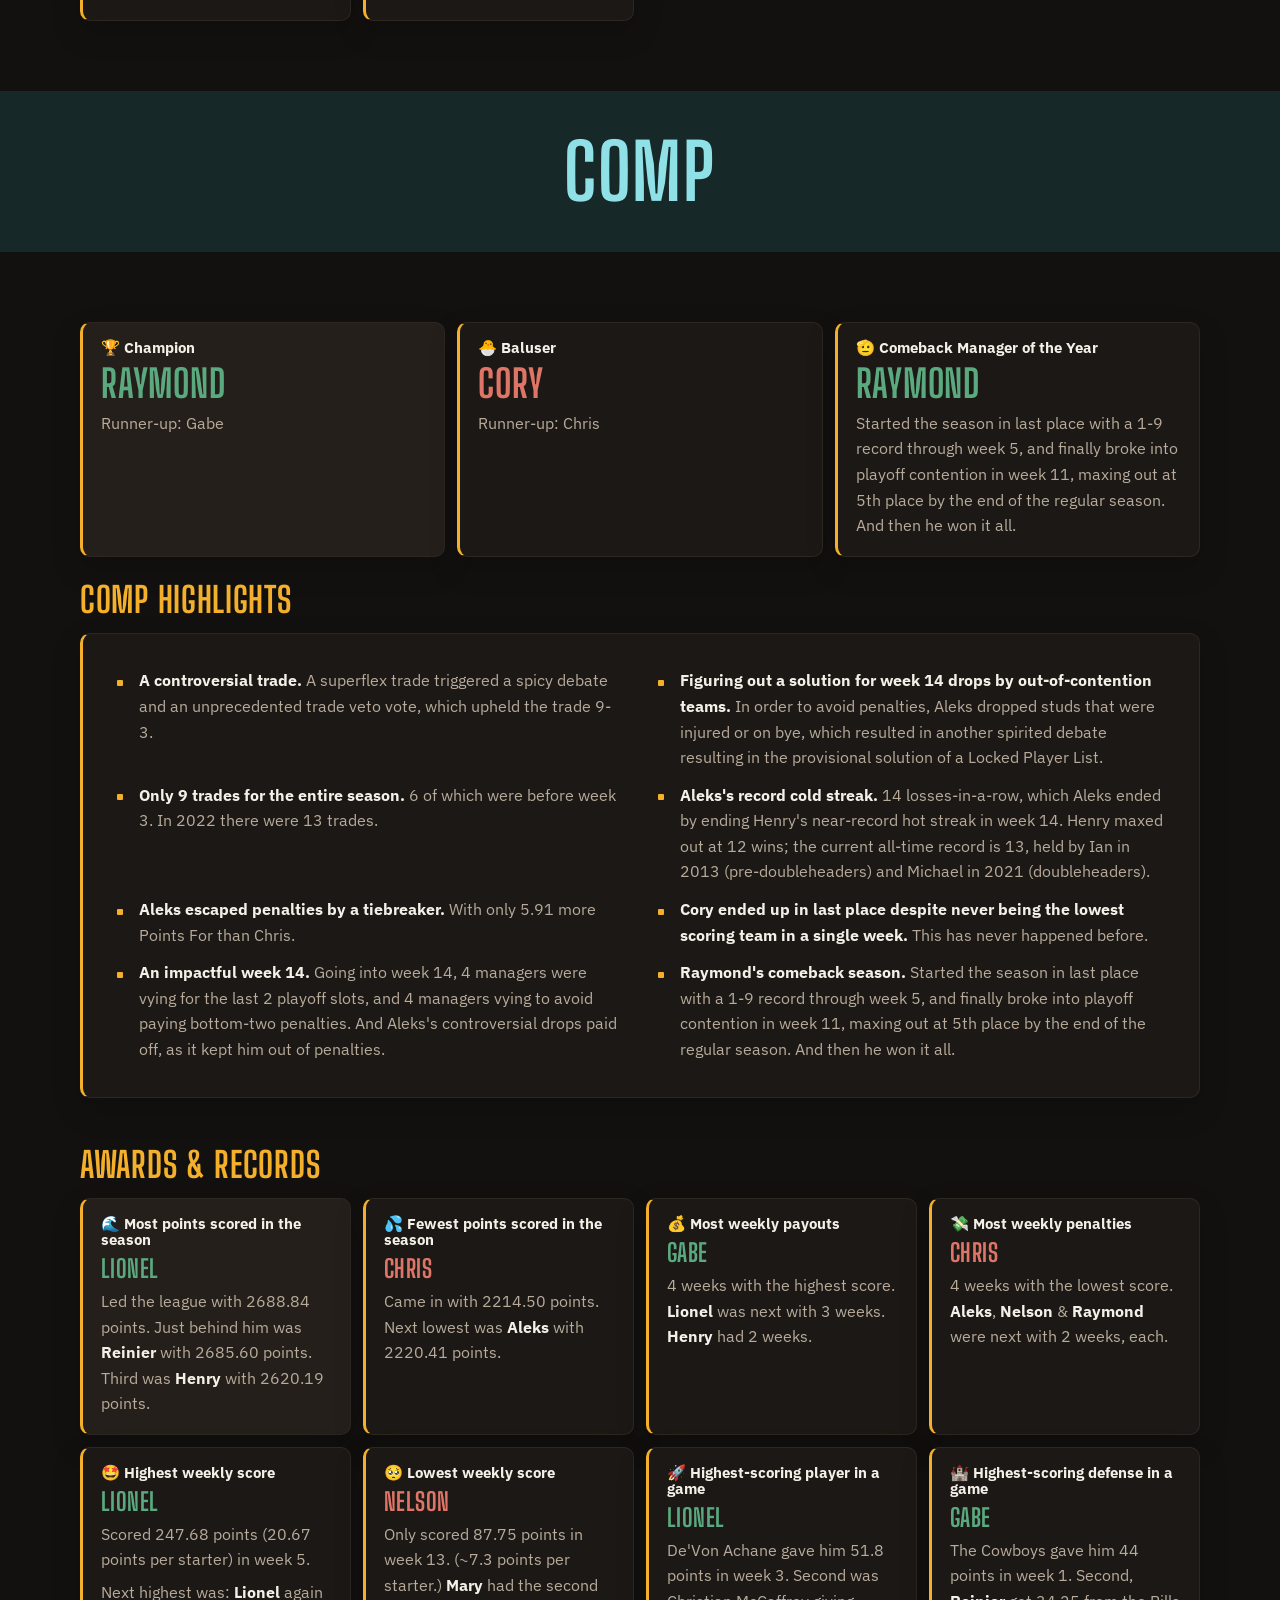
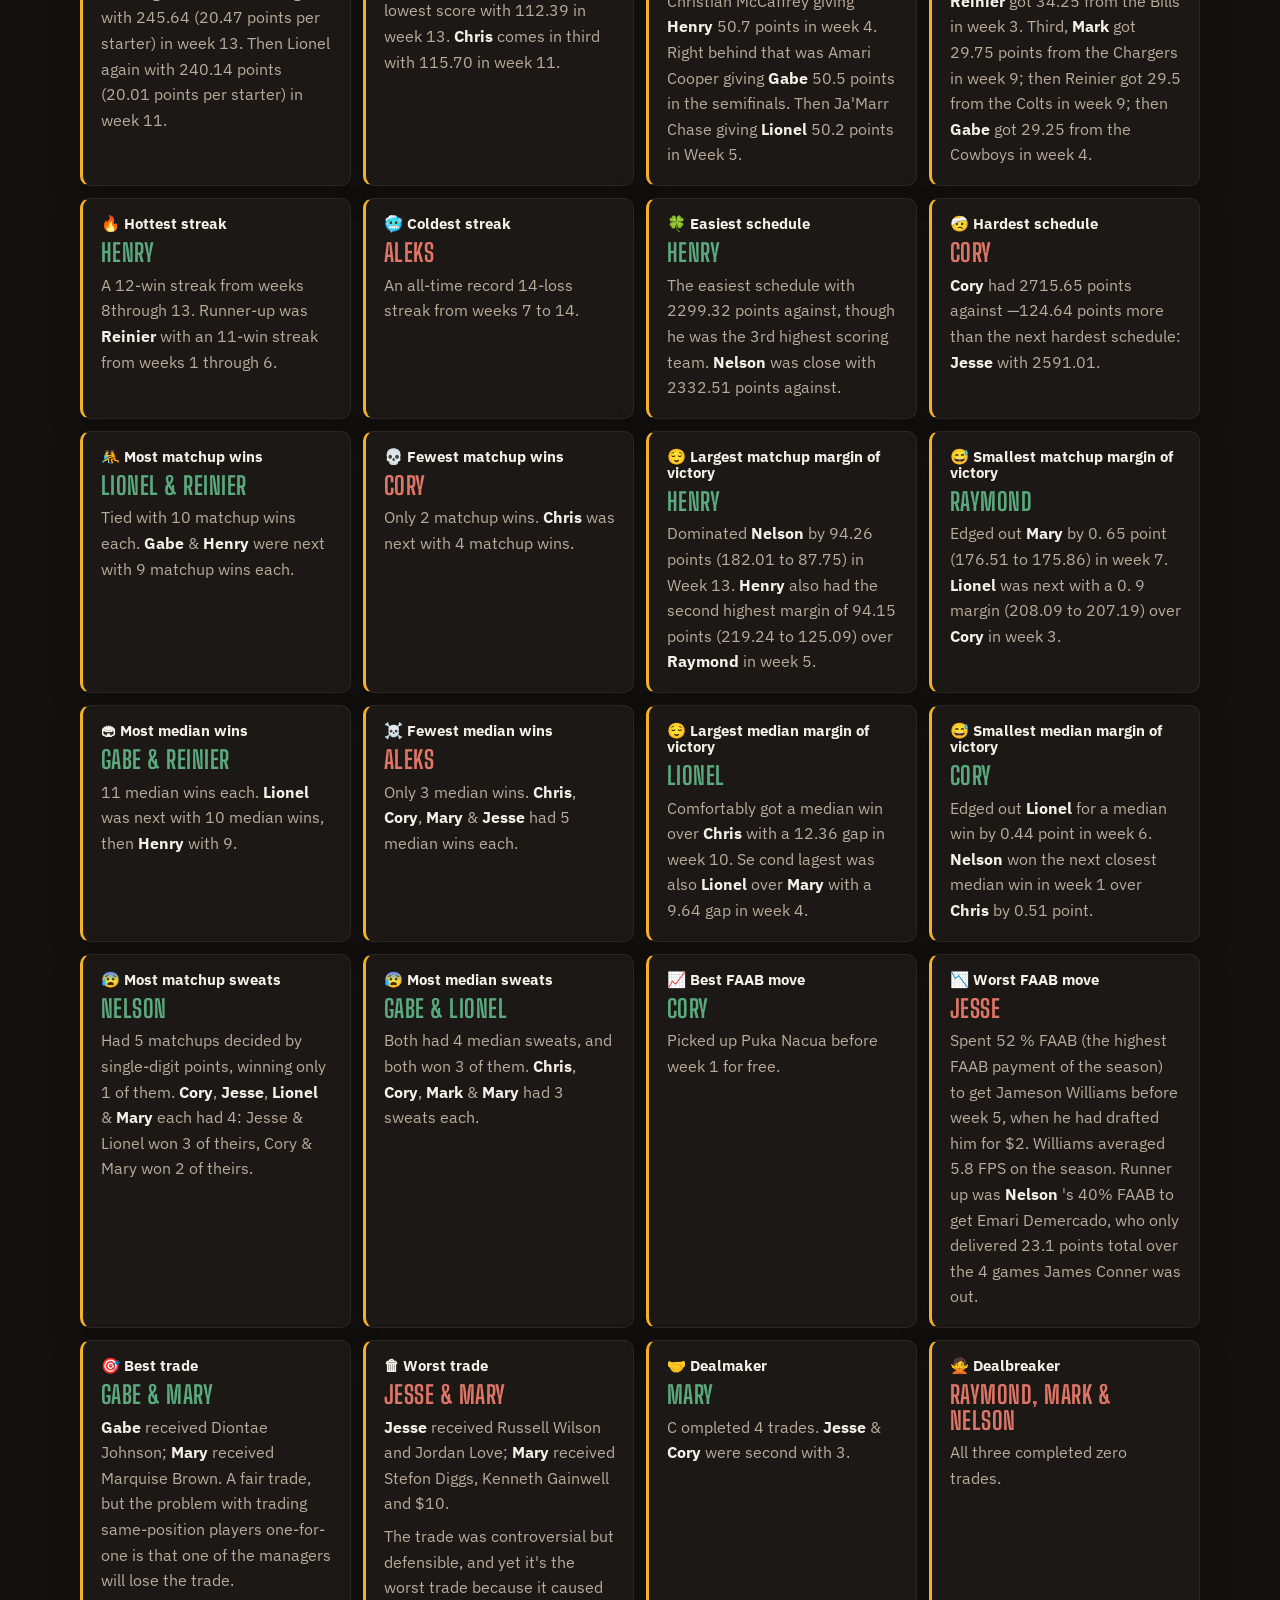
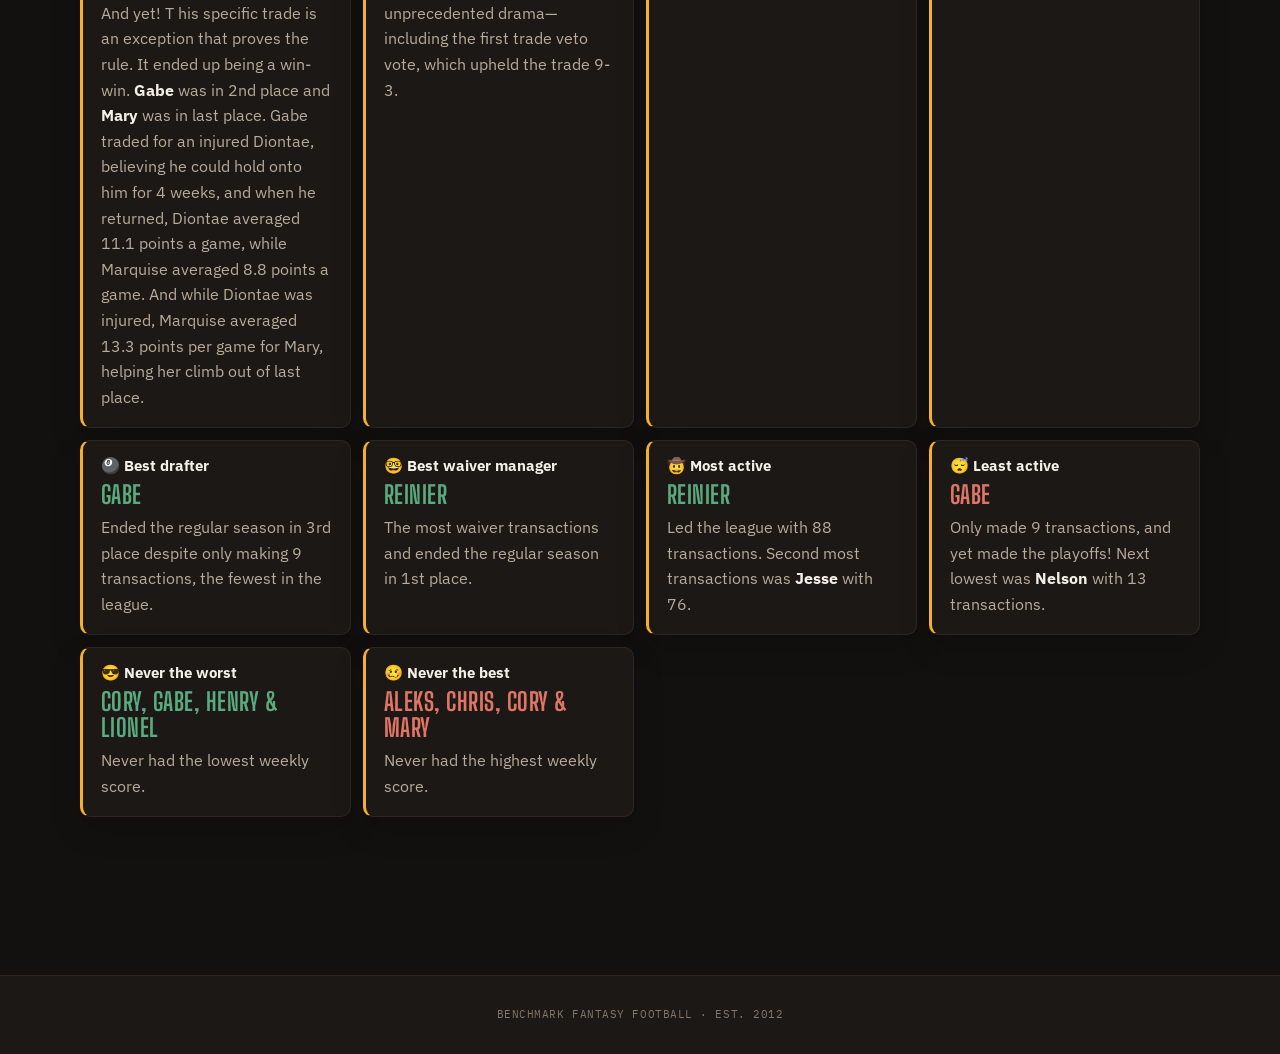
<file: record-book/2023.html>
<!doctype html>
<html lang="en">
<head>
  <meta charset="utf-8">
  <meta name="viewport" content="width=device-width, initial-scale=1">
  <title>Benchmark - 2023 Record Book</title>
  <meta name="description" content="Benchmark fantasy football 2023 season record book.">
  <link rel="icon" href="../assets/img/favicon.png">
  <link rel="apple-touch-icon" href="../assets/img/apple-touch-icon.png">
  <link rel="canonical" href="https://www.benchmark.football/record-book/2023">
  <meta property="og:title" content="Benchmark - 2023 Record Book">
  <meta property="og:description" content="Benchmark fantasy football 2023 season record book.">
  <meta property="og:image" content="https://www.benchmark.football/assets/img/banner-2026.jpg">
  <link rel="stylesheet" href="../assets/css/style.css?v=20260830-draft-prep-r32">
</head>
<body class="season-page">

<header class="site-header">
  <a class="brand" href="../" aria-label="Benchmark home"><img src="../assets/img/favicon.png" alt="" width="36" height="36"><span>Benchmark</span></a>
  <nav class="site-nav" aria-label="Primary navigation"><a href="../">Home</a><a href="../managers">Managers</a><a href="../record-book" aria-current="page">Record Book</a><a href="../locker-room">Locker Room</a></nav>
</header>
<main>
  <section class="record-book-hero">
    <div class="record-shell">
      <p class="record-kicker"><a href="../record-book">Record Book</a></p>
    </div>
  </section>
  <section class="season-title-band">
    <div class="record-shell">
      <h1>2023 Season</h1>
    </div>
  </section>
  <section class="content-section season-detail">
    <div class="season-switcher"><a href="2024">2024</a><a href="../record-book">All standings</a><a href="2022">2022</a></div>
    <div class="recap-stream redesigned-record-book">
<section class="season-front-matter">
<div class="record-shell"><nav class="manager-index record-league-index" aria-label="League index"><a href="#prime">Prime</a><span class="manager-index-separator" aria-hidden="true"> • </span><a href="#comp">Comp</a></nav></div>
<div class="record-shell season-front-layout">
<section class="front-group front-group-notes-only">
<h2 class="front-heading">SEASON HIGHLIGHTS</h2>
<div class="front-grid">
<div class="front-notes"><ul class="note-list">
<li><a class="audio-recap-link" href="https://soundcloud.com/shrimp-etouffee/benchmark-2023-record-book" target="_blank" rel="noopener noreferrer">LISTEN TO THE AUDIO RECAP</a></li>
<li><strong class="record-emphasis">4 new managers &amp; 1 manager returned from hiatus.</strong> 2 of the new managers have commissioner experience, and both made the playoffs.</li>
<li><strong class="record-emphasis">New format.</strong> Both leagues became 12-team leagues. The only differences: buy-in amounts, bench sizes, and autodrafting policy.</li>
<li><strong class="record-emphasis">Minor rule changes.</strong> Forced fumbles and return yards.</li>
<li><strong class="record-emphasis">New award: Comeback Manager of the Year.</strong> Each league had an amazing comeback season, which made me realize we needed a new award. I've retroactively added it to past seasons.</li>
</ul></div>
</div></section>
<div class="front-promotions">
<section class="front-group">
<h2 class="front-heading">PRE-SEASON</h2>
<div class="front-grid">
<div class="front-awards">
<article class="stat-card"><h3>📈 Promoted to Prime</h3>
<p class="stat-winner">RJ</p>
<p class="stat-winner">Gabe &amp; Mary</p>
</article>
<article class="stat-card is-negative"><h3>📉 Relegated to Comp</h3>
<p class="stat-winner">Nelson</p>
<p class="stat-winner">Raymond</p>
<p class="stat-winner">Aleks (draft conflict)</p>
</article>
</div>
</div></section>
<section class="front-group">
<h2 class="front-heading">POST-SEASON</h2>
<div class="front-grid">
<div class="front-awards">
<article class="stat-card"><h3>📈 Promoted to Prime</h3>
<p class="stat-winner">Raymond</p>
<p class="stat-winner">Lionel</p>
</article>
<article class="stat-card is-negative"><h3>📉 Relegated to Comp</h3>
<p class="stat-winner">Michael</p>
<p class="stat-winner">Kevin</p>
</article>
</div>
</div></section>
</div>
</div></section>
<section class="division-section division-prime" id="prime" tabindex="-1">
<h2 class="division-heading">PRIME</h2>
<div class="division-body record-shell">
<section class="award-section" aria-label="Featured awards">
<div class="award-grid award-grid-featured" role="group" aria-label="Primary awards">
<article class="stat-card"><h3>🏆 Champion</h3>
<p class="stat-winner">John</p>
<p>Runner-up: RJ</p>
</article>
<article class="stat-card is-negative"><h3>🐣 Baluser</h3>
<p class="stat-winner">Michael</p>
<p>Runner-up: Kevin</p>
</article>
<article class="stat-card"><h3>🫡 Comeback Manager of the Year</h3>
<p class="stat-winner">Eugene</p>
<p>Started the season in last place with an 0-4 record, but then rallied as high as first place with a hot streak of 8 wins, ending up with the most weekly payouts and the highest weekly score.</p>
</article>
</div>
</section>
<h3 class="highlight-section-title">Prime Highlights</h3>
<section class="highlight-panel">
<ul class="highlight-list">
<li><strong class="record-emphasis">The most competitive regular season in the history of the league.</strong> Going into week 14, 6 teams were vying for a playoff spot, 4 teams for a bye week, 3 teams to avoid/minimize penalties—and no one had secured a bye week, yet.</li>
<li><strong class="record-emphasis">Most league FAAB ever spent.</strong> Every single team out-of-contention had less than $20 (10%) left—a strong indicator of competitiveness.</li>
<li><strong class="record-emphasis">Only 7 trades for the entire season.</strong> 6 of which were before week 3. In 2022 there were 24 trades; in 2021 there were 39 trades.</li>
<li><strong class="record-emphasis">John won his first championship,</strong> overcoming a cursed history of losing a stud early in the season—this time, Aaron Rodgers in four snaps. But this championship was overdue, since John’s never missed the playoffs in 3 seasons, despite the curse.</li>
<li><strong class="record-emphasis">Kyle managed the best team that missed playoffs, possibly all-time.</strong> Despite scoring the 2nd most points and entering week 14 in 5th place, Kyle lost a close matchup against Kevin (whom he referred to join the league) and dropped to 7th place. Kyle had the 4th hardest schedule, the most matchup sweats, and the most median sweats. Other than Kyle, the rest of the 7 highest-scoring teams made the playoffs.</li>
<li><strong class="record-emphasis">Kevin's cold streak.</strong> A record 16 losses in a row, and yet he still managed to avoid last place.</li>
<li><strong class="record-emphasis">Eugene's comeback.</strong> He started the season in last place with an 0-4 record, but then rallied as high as first place with a hot streak of 8 wins, ending up with the most weekly payouts and the highest weekly score.</li>
<li><strong class="record-emphasis">Michael's first time in last place in 11 years.</strong> He showed up to the draft hung over, spent all his FAAB on 4 players, then autodrafted the remainder of his roster. Despite a vigorous attempt to rescue his team (4th most transactions), his season ends in relegation.</li>
</ul></section>
<section class="award-section"><h3 class="award-section-title">Awards & records</h3>
<div class="award-grid">
<article class="stat-card"><h3>🌊 Most points scored in the season</h3>
<p class="stat-winner">Eugene</p>
<p>Led the league with 2702.10 points. Second was <strong class="record-emphasis">Kyle</strong> with 2632.65 points. Third was <strong class="record-emphasis">Reinier</strong> with 2576.23 points.</p>
</article>
<article class="stat-card is-negative"><h3>💦 Fewest points scored in the season</h3>
<p class="stat-winner">Michael</p>
<p>Came in with 2195.11 points. Next lowest was <strong class="record-emphasis">Kevin</strong> with 2378.92 points.</p>
</article>
<article class="stat-card"><h3>💰 Most weekly payouts</h3>
<p class="stat-winner">Eugene</p>
<p>4 weeks with the highest score. <strong class="record-emphasis">Jeff</strong>, <strong class="record-emphasis">John</strong>, <strong class="record-emphasis">Kyle</strong> &amp; <strong class="record-emphasis">RJ</strong> each had 2 weeks.</p>
</article>
<article class="stat-card is-negative"><h3>💸 Most weekly penalties</h3>
<p class="stat-winner">Michael</p>
<p>3 weeks with the lowest score. <strong class="record-emphasis">Anthony</strong>, <strong class="record-emphasis">Eugene</strong> &amp; <strong class="record-emphasis">Gabe/Mary</strong> had 2 weeks each.</p>
</article>
<article class="stat-card"><h3>🤩 Highest weekly score</h3>
<p class="stat-winner">Eugene</p>
<p>Scored 250.82 points (20.9 points per starter) in week 5. Next highest was <strong class="record-emphasis">Kyle</strong>'s 241.2 in week 10.</p>
</article>
<article class="stat-card is-negative"><h3>🥺 Lowest weekly score</h3>
<p class="stat-winner">Michael</p>
<p>Only scored 90.22 points in week 1 1. (7.5 points per starter.) Next lowest was <strong class="record-emphasis">John</strong> 's 110.55 points, also in week 11.</p>
</article>
<article class="stat-card"><h3>🚀 Highest-scoring player in a game</h3>
<p class="stat-winner">Gabe</p>
<p>De'Von Achane gave him 51.8 points in week 3. Second was Christian McCaffrey giving <strong class="record-emphasis">John</strong> 50.7 points in week 4. Right behind that was Amari Cooper giving John 50.5 points in the semifinals. Then Ja'Marr Chase giving <strong class="record-emphasis">Reinier</strong> 50.2 points in Week 5. All four were drafted by their managers.</p>
</article>
<article class="stat-card"><h3>🏰 Highest-scoring defense in a game</h3>
<p class="stat-winner">Bryan</p>
<p>The Cowboys gave him 44 points in week 1. Second, <strong class="record-emphasis">John</strong> got 34.25 from the Bills in week 3. Third, <strong class="record-emphasis">Michael</strong> got 29.75 points from the Chargers in week 9; then John got 29.5 from the Colts in week 9; then <strong class="record-emphasis">Bryan</strong> got 29.25 from the Cowboys in week 4.</p>
</article>
<article class="stat-card"><h3>🔥 Hottest streak</h3>
<p class="stat-winner">Eugene</p>
<p>8 wins in a row between weeks 4 and 8. <strong class="record-emphasis">John</strong>, <strong class="record-emphasis">Reinier</strong> &amp; <strong class="record-emphasis">RJ</strong> had 6-win streaks each, though John had two 6-win streaks.</p>
</article>
<article class="stat-card is-negative"><h3>🥶 Coldest streak</h3>
<p class="stat-winner">Kevin</p>
<p>A record-setting 16 losses in a row between weeks 1 and 8. Next worst streak was <strong class="record-emphasis">Michael</strong>, with a 9-loss streak.</p>
</article>
<article class="stat-card"><h3>🍀 Easiest schedule</h3>
<p class="stat-winner">David</p>
<p>Scored the 8th most points but had the easiest schedule with 2338.44 points against. This was 100 points fewer than the next easiest schedule— <strong class="record-emphasis">Bryan</strong> at 2439.48.</p>
</article>
<article class="stat-card is-negative"><h3>🤕 Hardest schedule</h3>
<p class="stat-winner">Kevin</p>
<p>2646.50 points against, but <strong class="record-emphasis">Michael</strong> was right there with 2641.90 points against —a 4.6- point difference!</p>
</article>
<article class="stat-card"><h3>🤼 Most matchup wins</h3>
<p class="stat-winner">Eugene, John &amp; RJ</p>
<p>9 matchup wins each. <strong class="record-emphasis">Gabe/Mary</strong> &amp; <strong class="record-emphasis">Reinier</strong> were next with 8 matchup wins each.</p>
</article>
<article class="stat-card is-negative"><h3>💀 Fewest matchup wins</h3>
<p class="stat-winner">Michael</p>
<p>Only 2 matchup wins. <strong class="record-emphasis">Anthony</strong> was next with 4 matchup wins. <strong class="record-emphasis">Kevin</strong> had 6.</p>
</article>
<article class="stat-card"><h3>😌 Largest matchup margin of victory</h3>
<p class="stat-winner">Kyle</p>
<p>Dominated <strong class="record-emphasis">RJ</strong> by 103.2 points (241.2 to 138) in Week 10. Next was <strong class="record-emphasis">Kyle</strong> besting <strong class="record-emphasis">Gabe/Mary</strong> by 90.58 points in week 1 1.</p>
</article>
<article class="stat-card"><h3>😅 Smallest matchup margin of victory</h3>
<p class="stat-winner">Kevin</p>
<p>Edged out <strong class="record-emphasis">Michael</strong> by 0. 58 point in week 9. Next closest was <strong class="record-emphasis">Kyle</strong> winning by 0.75 against <strong class="record-emphasis">Anthony</strong>, and <strong class="record-emphasis">David</strong> winning by 0.8 6 against <strong class="record-emphasis">Jeff</strong> —both in week 1.</p>
</article>
<article class="stat-card"><h3>🏟 Most median wins</h3>
<p class="stat-winner">Jeff &amp; RJ</p>
<p>1 0 median wins each. Tied for second with 9 median wins each were <strong class="record-emphasis">John</strong> &amp; <strong class="record-emphasis">Reinier</strong>.</p>
</article>
<article class="stat-card is-negative"><h3>☠️ Fewest median wins</h3>
<p class="stat-winner">Kevin</p>
<p>Only 2 median wins. Tied for s econd fewest were <strong class="record-emphasis">David</strong> &amp; <strong class="record-emphasis">Michael</strong>, with 4 each.</p>
</article>
<article class="stat-card"><h3>😌 Largest median margin of victory</h3>
<p class="stat-winner">Kyle</p>
<p>Comfortably got his only median win as the 7th highest-scoring team in week 3, with a 1 4. 08 -point gap over <strong class="record-emphasis">Eugene</strong>.</p>
</article>
<article class="stat-card"><h3>😅 Smallest median margin of victory</h3>
<p class="stat-winner">John</p>
<p>Edged out <strong class="record-emphasis">Gabe/Mary</strong> for a median win by 0. 24 point in week 2. Next closest median win was week 6 when <strong class="record-emphasis">Bryan</strong> edged out <strong class="record-emphasis">Kyle</strong> by 0.3 1 point.</p>
</article>
<article class="stat-card"><h3>😰 Most matchup sweats</h3>
<p class="stat-winner">Kyle</p>
<p>Had 6 matchups decided by single-digit points, winning half of them. <strong class="record-emphasis">Kevin</strong> &amp; <strong class="record-emphasis">Reinier</strong> were next with 4 sweats each, both winning 3 of them.</p>
</article>
<article class="stat-card"><h3>😰 Most median sweats</h3>
<p class="stat-winner">kyle</p>
<p>5 median sweats and won 3 of them. <strong class="record-emphasis">Anthony</strong>, <strong class="record-emphasis">Bryan</strong> &amp; <strong class="record-emphasis">Reinier</strong> had 4 sweats each: Anthony won 2; Bryan won 1; Reinier won 3.</p>
</article>
<article class="stat-card"><h3>📈 Best FAAB move</h3>
<p class="stat-winner">Reinier</p>
<p>Picked up Puka Nacua as a free agent for free on September 4, before week 1.</p>
</article>
<article class="stat-card is-negative"><h3>📉 Worst FAAB move</h3>
<p class="stat-winner">Bryan</p>
<p>Spent 5 5% ($110) FAAB to acquire Zach Evans in week 7, after Kyren Williams injury. But the Rams leaned on Darrell Henderson and Royce Freeman instead. Zach Evans scored 1.6 points all season—not in the same game.</p>
</article>
<article class="stat-card"><h3>🎯 Best trade</h3>
<p class="stat-winner">Kyle</p>
<p>Received TJ Hockenson after sending Michael Thomas, Isaiah Pacheco and $20 to Eugene, after week 1. Hockenson went on to be the #2 TE rest of season.</p>
</article>
<article class="stat-card is-negative"><h3>🗑 Worst trade</h3>
<p class="stat-winner">No one</p>
<p>Every single trade was reasonable.</p>
</article>
<article class="stat-card"><h3>🤝 Dealmaker</h3>
<p class="stat-winner">David</p>
<p>Most trades completed with 3. <strong class="record-emphasis">Jeff</strong>, <strong class="record-emphasis">Kyle</strong>, <strong class="record-emphasis">Michael</strong> &amp; <strong class="record-emphasis">Reinier</strong> each had 2 trades each.</p>
</article>
<article class="stat-card is-negative"><h3>🙅 Dealbreaker</h3>
<p class="stat-winner">Bryan, Eugene, John, Kevin &amp; RJ</p>
<p>All completed zero trades.</p>
</article>
<article class="stat-card"><h3>🎱 Best drafter</h3>
<p class="stat-winner">Gabe/Mary &amp; Jeff</p>
<p>Made the playoffs, then won the league, despite making the fewest transactions.</p>
</article>
<article class="stat-card"><h3>🤓 Best waiver manager</h3>
<p class="stat-winner">Reinier</p>
<p>The most waiver transactions and made the playoffs.</p>
</article>
<article class="stat-card"><h3>🤠 Most active</h3>
<p class="stat-winner">Reinier</p>
<p>Led the league with 114 transactions. Second most transactions was <strong class="record-emphasis">Bryan</strong> with 48.</p>
</article>
<article class="stat-card is-negative"><h3>😴 Least active</h3>
<p class="stat-winner">Kevin</p>
<p>Only 9 transactions. Next fewest were <strong class="record-emphasis">Gabe/Mary</strong> &amp; <strong class="record-emphasis">Jeff</strong> with 24 each, though they both made the playoffs.</p>
</article>
<article class="stat-card"><h3>😎 Never the worst</h3>
<p class="stat-winner">Bryan, Jeff &amp; RJ</p>
<p>Never had the lowest weekly score.</p>
</article>
<article class="stat-card is-negative"><h3>🥴 Never the best</h3>
<p class="stat-winner">Anthony, Bryan, Kevin, Michael &amp; Reinier</p>
<p>Never had the highest weekly score.</p>
</article>
</div></section>
</div></section>
<section class="division-section division-comp" id="comp" tabindex="-1">
<h2 class="division-heading">COMP</h2>
<div class="division-body record-shell">
<section class="award-section" aria-label="Featured awards">
<div class="award-grid award-grid-featured" role="group" aria-label="Primary awards">
<article class="stat-card"><h3>🏆 Champion</h3>
<p class="stat-winner">Raymond</p>
<p>Runner-up: Gabe</p>
</article>
<article class="stat-card is-negative"><h3>🐣 Baluser</h3>
<p class="stat-winner">Cory</p>
<p>Runner-up: Chris</p>
</article>
<article class="stat-card"><h3>🫡 Comeback Manager of the Year</h3>
<p class="stat-winner">Raymond</p>
<p>Started the season in last place with a 1-9 record through week 5, and finally broke into playoff contention in week 11, maxing out at 5th place by the end of the regular season. And then he won it all.</p>
</article>
</div>
</section>
<h3 class="highlight-section-title">Comp Highlights</h3>
<section class="highlight-panel">
<ul class="highlight-list">
<li><strong class="record-emphasis">A controversial trade.</strong> A superflex trade triggered a spicy debate and an unprecedented trade veto vote, which upheld the trade 9-3.</li>
<li><strong class="record-emphasis">Figuring out a solution for week 14 drops by out-of-contention teams.</strong> In order to avoid penalties, Aleks dropped studs that were injured or on bye, which resulted in another spirited debate resulting in the provisional solution of a Locked Player List.</li>
<li><strong class="record-emphasis">Only 9 trades for the entire season.</strong> 6 of which were before week 3. In 2022 there were 13 trades.</li>
<li><strong class="record-emphasis">Aleks's record cold streak.</strong> 14 losses-in-a-row, which Aleks ended by ending Henry's near-record hot streak in week 14. Henry maxed out at 12 wins; the current all-time record is 13, held by Ian in 2013 (pre-doubleheaders) and Michael in 2021 (doubleheaders).</li>
<li><strong class="record-emphasis">Aleks escaped penalties by a tiebreaker.</strong> With only 5.91 more Points For than Chris.</li>
<li><strong class="record-emphasis">Cory ended up in last place despite never being the lowest scoring team in a single week.</strong> This has never happened before.</li>
<li><strong class="record-emphasis">An impactful week 14.</strong> Going into week 14, 4 managers were vying for the last 2 playoff slots, and 4 managers vying to avoid paying bottom-two penalties. And Aleks's controversial drops paid off, as it kept him out of penalties.</li>
<li><strong class="record-emphasis">Raymond's comeback season.</strong> Started the season in last place with a 1-9 record through week 5, and finally broke into playoff contention in week 11, maxing out at 5th place by the end of the regular season. And then he won it all.</li>
</ul></section>
<section class="award-section"><h3 class="award-section-title">Awards & records</h3>
<div class="award-grid">
<article class="stat-card"><h3>🌊 Most points scored in the season</h3>
<p class="stat-winner">Lionel</p>
<p>Led the league with 2688.84 points. Just behind him was <strong class="record-emphasis">Reinier</strong> with 2685.60 points. Third was <strong class="record-emphasis">Henry</strong> with 2620.19 points.</p>
</article>
<article class="stat-card is-negative"><h3>💦 Fewest points scored in the season</h3>
<p class="stat-winner">Chris</p>
<p>Came in with 2214.50 points. Next lowest was <strong class="record-emphasis">Aleks</strong> with 2220.41 points.</p>
</article>
<article class="stat-card"><h3>💰 Most weekly payouts</h3>
<p class="stat-winner">Gabe</p>
<p>4 weeks with the highest score. <strong class="record-emphasis">Lionel</strong> was next with 3 weeks. <strong class="record-emphasis">Henry</strong> had 2 weeks.</p>
</article>
<article class="stat-card is-negative"><h3>💸 Most weekly penalties</h3>
<p class="stat-winner">Chris</p>
<p>4 weeks with the lowest score. <strong class="record-emphasis">Aleks</strong>, <strong class="record-emphasis">Nelson</strong> &amp; <strong class="record-emphasis">Raymond</strong> were next with 2 weeks, each.</p>
</article>
<article class="stat-card"><h3>🤩 Highest weekly score</h3>
<p class="stat-winner">Lionel</p>
<p>Scored 247.68 points (20.67 points per starter) in week 5.</p>
<p>Next highest was: <strong class="record-emphasis">Lionel</strong> again with 245.64 (20.47 points per starter) in week 13. Then Lionel again with 240.14 points (20.01 points per starter) in week 11.</p>
</article>
<article class="stat-card is-negative"><h3>🥺 Lowest weekly score</h3>
<p class="stat-winner">Nelson</p>
<p>Only scored 87.75 points in week 13. (~7.3 points per starter.) <strong class="record-emphasis">Mary</strong> had the second lowest score with 112.39 in week 13. <strong class="record-emphasis">Chris</strong> comes in third with 115.70 in week 11.</p>
</article>
<article class="stat-card"><h3>🚀 Highest-scoring player in a game</h3>
<p class="stat-winner">Lionel</p>
<p>De'Von Achane gave him 51.8 points in week 3. Second was Christian McCaffrey giving <strong class="record-emphasis">Henry</strong> 50.7 points in week 4. Right behind that was Amari Cooper giving <strong class="record-emphasis">Gabe</strong> 50.5 points in the semifinals. Then Ja'Marr Chase giving <strong class="record-emphasis">Lionel</strong> 50.2 points in Week 5.</p>
</article>
<article class="stat-card"><h3>🏰 Highest-scoring defense in a game</h3>
<p class="stat-winner">Gabe</p>
<p>The Cowboys gave him 44 points in week 1. Second, <strong class="record-emphasis">Reinier</strong> got 34.25 from the Bills in week 3. Third, <strong class="record-emphasis">Mark</strong> got 29.75 points from the Chargers in week 9; then Reinier got 29.5 from the Colts in week 9; then <strong class="record-emphasis">Gabe</strong> got 29.25 from the Cowboys in week 4.</p>
</article>
<article class="stat-card"><h3>🔥 Hottest streak</h3>
<p class="stat-winner">Henry</p>
<p>A 12-win streak from weeks 8through 13. Runner-up was <strong class="record-emphasis">Reinier</strong> with an 11-win streak from weeks 1 through 6.</p>
</article>
<article class="stat-card is-negative"><h3>🥶 Coldest streak</h3>
<p class="stat-winner">Aleks</p>
<p>An all-time record 14-loss streak from weeks 7 to 14.</p>
</article>
<article class="stat-card"><h3>🍀 Easiest schedule</h3>
<p class="stat-winner">Henry</p>
<p>The easiest schedule with 2299.32 points against, though he was the 3rd highest scoring team. <strong class="record-emphasis">Nelson</strong> was close with 2332.51 points against.</p>
</article>
<article class="stat-card is-negative"><h3>🤕 Hardest schedule</h3>
<p class="stat-winner">Cory</p>
<p><strong class="record-emphasis">Cory</strong> had 2715.65 points against —124.64 points more than the next hardest schedule: <strong class="record-emphasis">Jesse</strong> with 2591.01.</p>
</article>
<article class="stat-card"><h3>🤼 Most matchup wins</h3>
<p class="stat-winner">Lionel &amp; Reinier</p>
<p>Tied with 10 matchup wins each. <strong class="record-emphasis">Gabe</strong> &amp; <strong class="record-emphasis">Henry</strong> were next with 9 matchup wins each.</p>
</article>
<article class="stat-card is-negative"><h3>💀 Fewest matchup wins</h3>
<p class="stat-winner">Cory</p>
<p>Only 2 matchup wins. <strong class="record-emphasis">Chris</strong> was next with 4 matchup wins.</p>
</article>
<article class="stat-card"><h3>😌 Largest matchup margin of victory</h3>
<p class="stat-winner">Henry</p>
<p>Dominated <strong class="record-emphasis">Nelson</strong> by 94.26 points (182.01 to 87.75) in Week 13. <strong class="record-emphasis">Henry</strong> also had the second highest margin of 94.15 points (219.24 to 125.09) over <strong class="record-emphasis">Raymond</strong> in week 5.</p>
</article>
<article class="stat-card"><h3>😅 Smallest matchup margin of victory</h3>
<p class="stat-winner">Raymond</p>
<p>Edged out <strong class="record-emphasis">Mary</strong> by 0. 65 point (176.51 to 175.86) in week 7. <strong class="record-emphasis">Lionel</strong> was next with a 0. 9 margin (208.09 to 207.19) over <strong class="record-emphasis">Cory</strong> in week 3.</p>
</article>
<article class="stat-card"><h3>🏟 Most median wins</h3>
<p class="stat-winner">Gabe &amp; Reinier</p>
<p>11 median wins each. <strong class="record-emphasis">Lionel</strong> was next with 10 median wins, then <strong class="record-emphasis">Henry</strong> with 9.</p>
</article>
<article class="stat-card is-negative"><h3>☠️ Fewest median wins</h3>
<p class="stat-winner">Aleks</p>
<p>Only 3 median wins. <strong class="record-emphasis">Chris</strong>, <strong class="record-emphasis">Cory</strong>, <strong class="record-emphasis">Mary</strong> &amp; <strong class="record-emphasis">Jesse</strong> had 5 median wins each.</p>
</article>
<article class="stat-card"><h3>😌 Largest median margin of victory</h3>
<p class="stat-winner">Lionel</p>
<p>Comfortably got a median win over <strong class="record-emphasis">Chris</strong> with a 12.36 gap in week 10. Se cond lagest was also <strong class="record-emphasis">Lionel</strong> over <strong class="record-emphasis">Mary</strong> with a 9.64 gap in week 4.</p>
</article>
<article class="stat-card"><h3>😅 Smallest median margin of victory</h3>
<p class="stat-winner">Cory</p>
<p>Edged out <strong class="record-emphasis">Lionel</strong> for a median win by 0.44 point in week 6. <strong class="record-emphasis">Nelson</strong> won the next closest median win in week 1 over <strong class="record-emphasis">Chris</strong> by 0.51 point.</p>
</article>
<article class="stat-card"><h3>😰 Most matchup sweats</h3>
<p class="stat-winner">Nelson</p>
<p>Had 5 matchups decided by single-digit points, winning only 1 of them. <strong class="record-emphasis">Cory</strong>, <strong class="record-emphasis">Jesse</strong>, <strong class="record-emphasis">Lionel</strong> &amp; <strong class="record-emphasis">Mary</strong> each had 4: Jesse &amp; Lionel won 3 of theirs, Cory &amp; Mary won 2 of theirs.</p>
</article>
<article class="stat-card"><h3>😰 Most median sweats</h3>
<p class="stat-winner">Gabe &amp; Lionel</p>
<p>Both had 4 median sweats, and both won 3 of them. <strong class="record-emphasis">Chris</strong>, <strong class="record-emphasis">Cory</strong>, <strong class="record-emphasis">Mark</strong> &amp; <strong class="record-emphasis">Mary</strong> had 3 sweats each.</p>
</article>
<article class="stat-card"><h3>📈 Best FAAB move</h3>
<p class="stat-winner">Cory</p>
<p>Picked up Puka Nacua before week 1 for free.</p>
</article>
<article class="stat-card is-negative"><h3>📉 Worst FAAB move</h3>
<p class="stat-winner">Jesse</p>
<p>Spent 52 % FAAB (the highest FAAB payment of the season) to get Jameson Williams before week 5, when he had drafted him for $2. Williams averaged 5.8 FPS on the season. Runner up was <strong class="record-emphasis">Nelson</strong> 's 40% FAAB to get Emari Demercado, who only delivered 23.1 points total over the 4 games James Conner was out.</p>
</article>
<article class="stat-card"><h3>🎯 Best trade</h3>
<p class="stat-winner">Gabe &amp; Mary</p>
<p><strong class="record-emphasis">Gabe</strong> received Diontae Johnson; <strong class="record-emphasis">Mary</strong> received Marquise Brown. A fair trade, but the problem with trading same-position players one-for-one is that one of the managers will lose the trade.</p>
<p>And yet! T his specific trade is an exception that proves the rule. It ended up being a win-win. <strong class="record-emphasis">Gabe</strong> was in 2nd place and <strong class="record-emphasis">Mary</strong> was in last place. Gabe traded for an injured Diontae, believing he could hold onto him for 4 weeks, and when he returned, Diontae averaged 11.1 points a game, while Marquise averaged 8.8 points a game. And while Diontae was injured, Marquise averaged 13.3 points per game for Mary, helping her climb out of last place.</p>
</article>
<article class="stat-card is-negative"><h3>🗑 Worst trade</h3>
<p class="stat-winner">Jesse &amp; Mary</p>
<p><strong class="record-emphasis">Jesse</strong> received Russell Wilson and Jordan Love; <strong class="record-emphasis">Mary</strong> received Stefon Diggs, Kenneth Gainwell and $10.</p>
<p>The trade was controversial but defensible, and yet it&#x27;s the worst trade because it caused unprecedented drama—including the first trade veto vote, which upheld the trade 9-3.</p>
</article>
<article class="stat-card"><h3>🤝 Dealmaker</h3>
<p class="stat-winner">Mary</p>
<p>C ompleted 4 trades. <strong class="record-emphasis">Jesse</strong> &amp; <strong class="record-emphasis">Cory</strong> were second with 3.</p>
</article>
<article class="stat-card is-negative"><h3>🙅 Dealbreaker</h3>
<p class="stat-winner">Raymond, Mark &amp; Nelson</p>
<p>All three completed zero trades.</p>
</article>
<article class="stat-card"><h3>🎱 Best drafter</h3>
<p class="stat-winner">Gabe</p>
<p>Ended the regular season in 3rd place despite only making 9 transactions, the fewest in the league.</p>
</article>
<article class="stat-card"><h3>🤓 Best waiver manager</h3>
<p class="stat-winner">Reinier</p>
<p>The most waiver transactions and ended the regular season in 1st place.</p>
</article>
<article class="stat-card"><h3>🤠 Most active</h3>
<p class="stat-winner">Reinier</p>
<p>Led the league with 88 transactions. Second most transactions was <strong class="record-emphasis">Jesse</strong> with 76.</p>
</article>
<article class="stat-card is-negative"><h3>😴 Least active</h3>
<p class="stat-winner">Gabe</p>
<p>Only made 9 transactions, and yet made the playoffs! Next lowest was <strong class="record-emphasis">Nelson</strong> with 13 transactions.</p>
</article>
<article class="stat-card"><h3>😎 Never the worst</h3>
<p class="stat-winner">Cory, Gabe, Henry &amp; Lionel</p>
<p>Never had the lowest weekly score.</p>
</article>
<article class="stat-card is-negative"><h3>🥴 Never the best</h3>
<p class="stat-winner">Aleks, Chris, Cory &amp; Mary</p>
<p>Never had the highest weekly score.</p>
</article>
</div></section>
</div></section>
</div>
</section>
</main>

<footer class="site-footer">
  <p>Benchmark Fantasy Football · Est. 2012</p>
</footer>
</body>
</html>
</file>
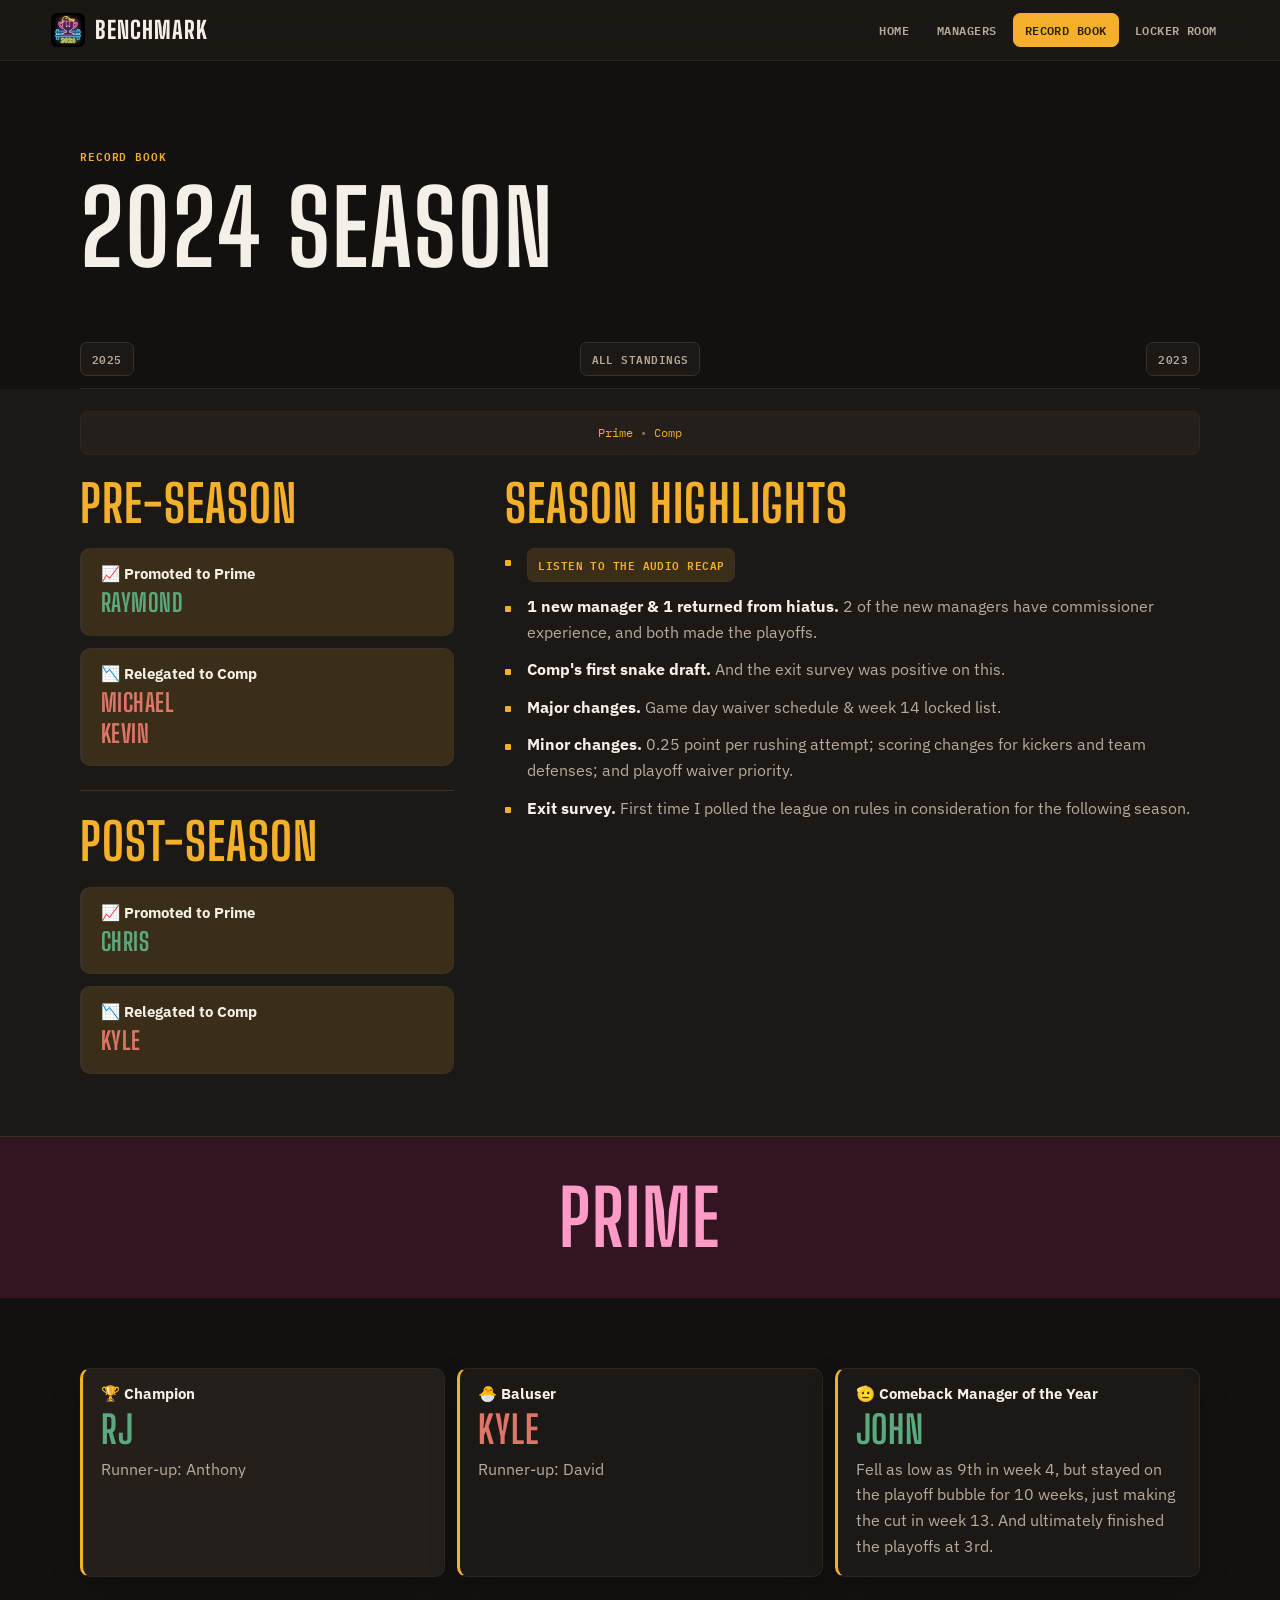
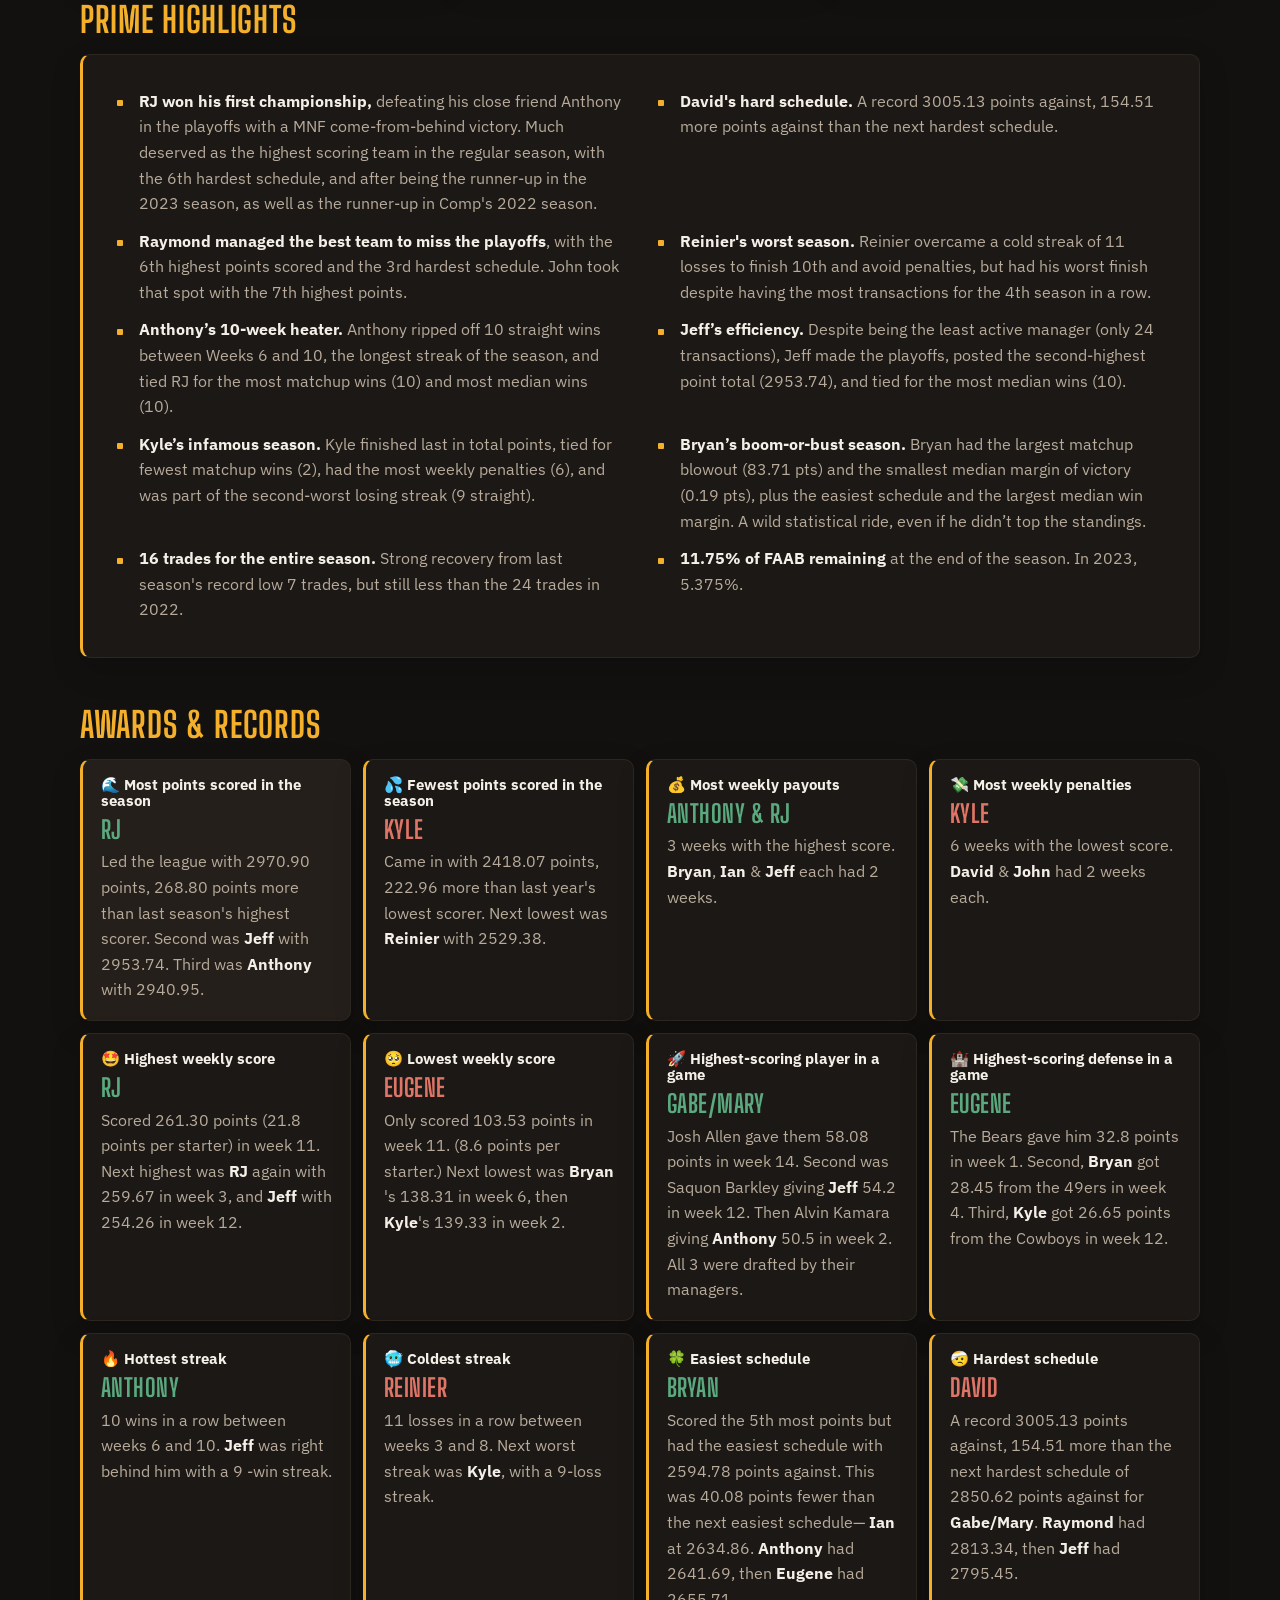
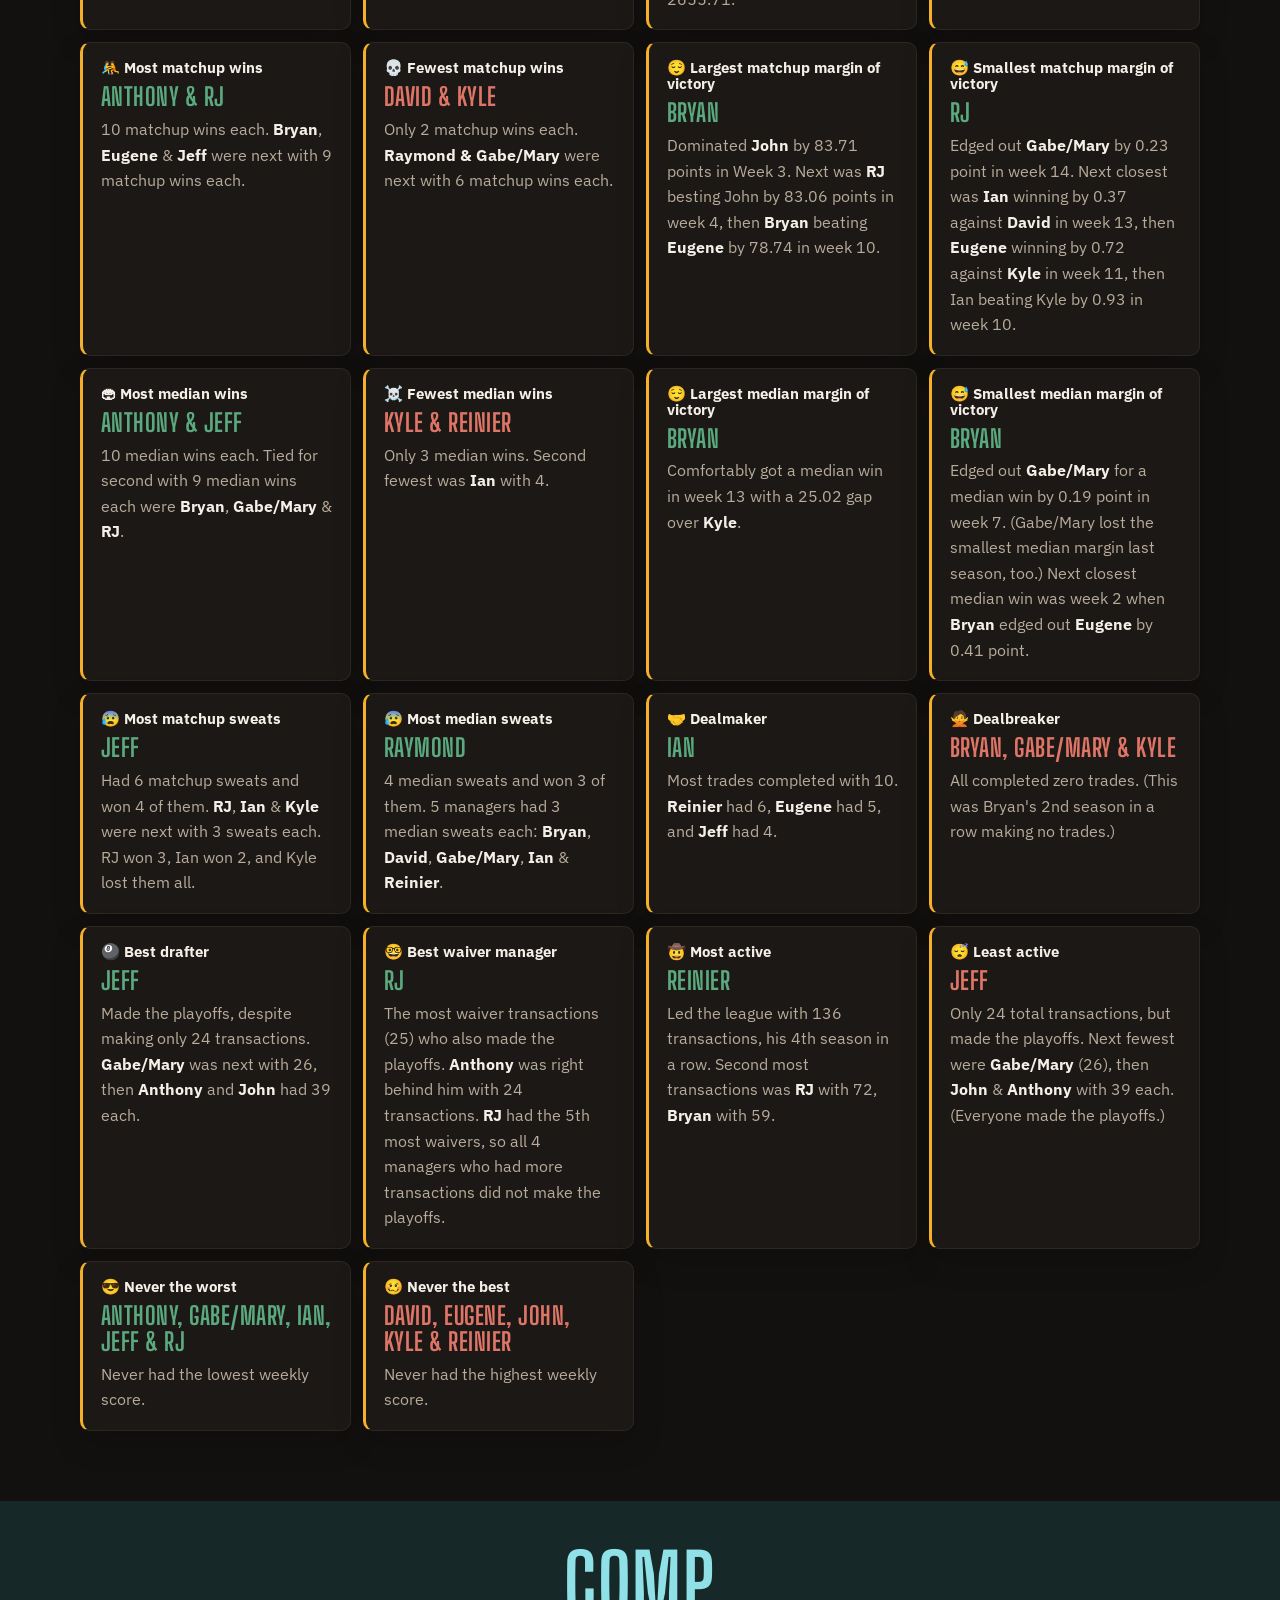
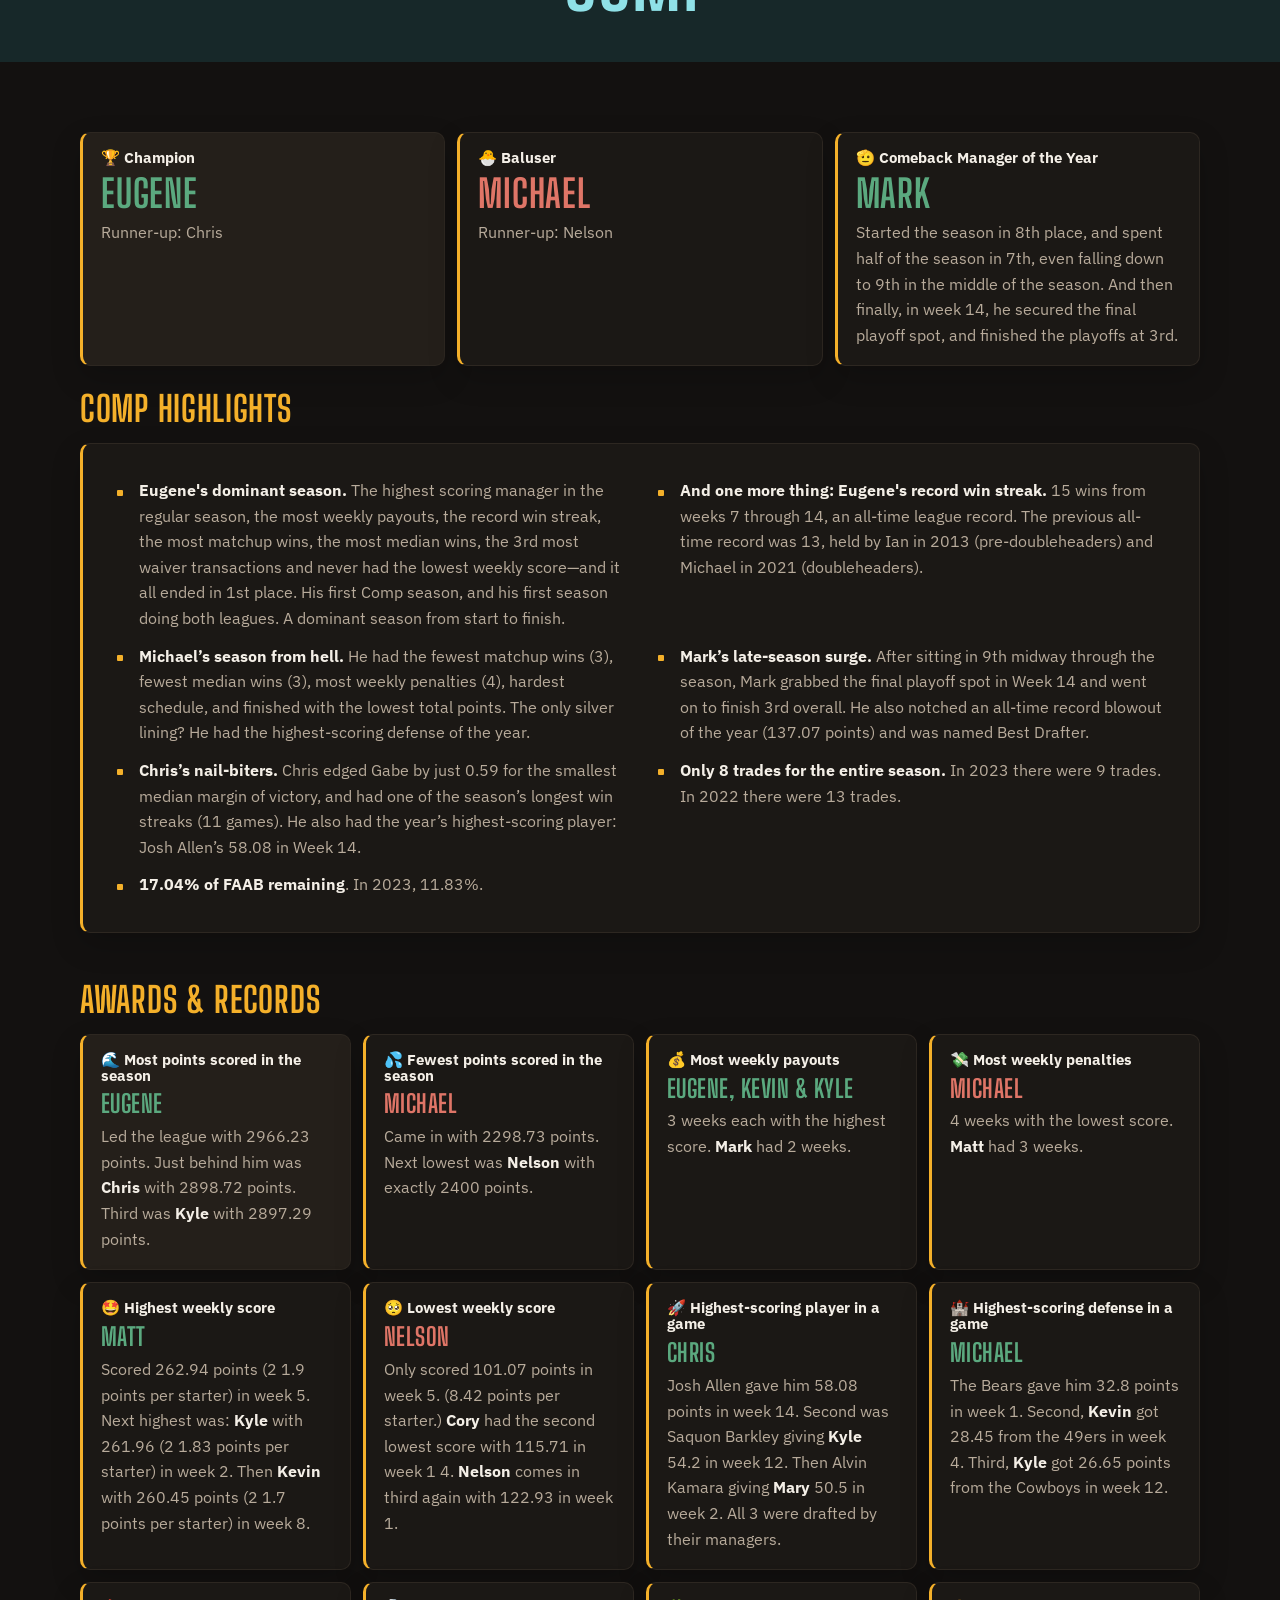
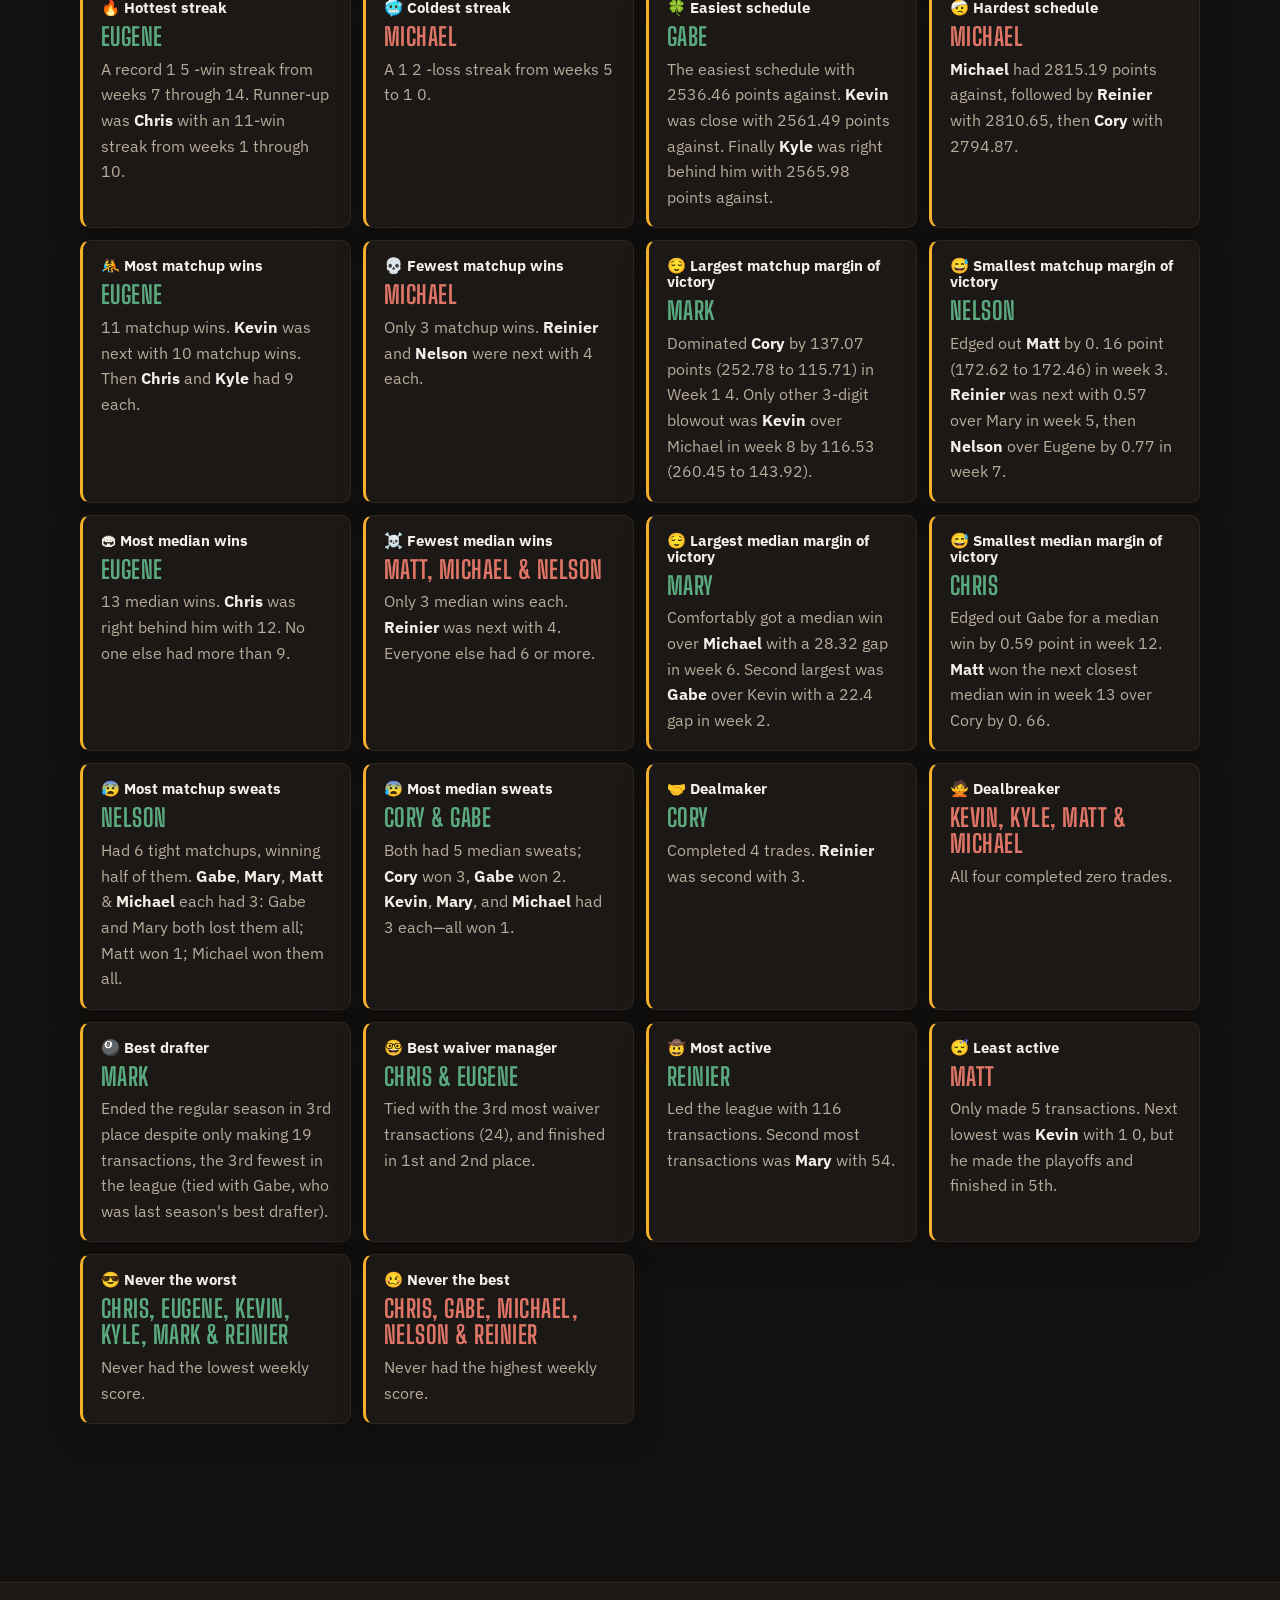
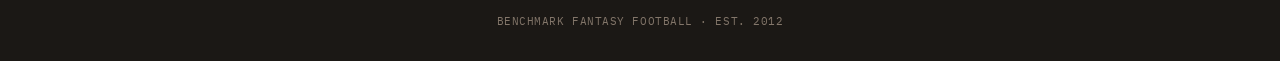
<file: record-book/2024.html>
<!doctype html>
<html lang="en">
<head>
  <meta charset="utf-8">
  <meta name="viewport" content="width=device-width, initial-scale=1">
  <title>Benchmark - 2024 Record Book</title>
  <meta name="description" content="Benchmark fantasy football 2024 season record book.">
  <link rel="icon" href="../assets/img/favicon.png">
  <link rel="apple-touch-icon" href="../assets/img/apple-touch-icon.png">
  <link rel="canonical" href="https://www.benchmark.football/record-book/2024">
  <meta property="og:title" content="Benchmark - 2024 Record Book">
  <meta property="og:description" content="Benchmark fantasy football 2024 season record book.">
  <meta property="og:image" content="https://www.benchmark.football/assets/img/banner-2026.jpg">
  <link rel="stylesheet" href="../assets/css/style.css?v=20260830-draft-prep-r32">
</head>
<body class="season-page">

<header class="site-header">
  <a class="brand" href="../" aria-label="Benchmark home"><img src="../assets/img/favicon.png" alt="" width="36" height="36"><span>Benchmark</span></a>
  <nav class="site-nav" aria-label="Primary navigation"><a href="../">Home</a><a href="../managers">Managers</a><a href="../record-book" aria-current="page">Record Book</a><a href="../locker-room">Locker Room</a></nav>
</header>
<main>
  <section class="record-book-hero">
    <div class="record-shell">
      <p class="record-kicker"><a href="../record-book">Record Book</a></p>
    </div>
  </section>
  <section class="season-title-band">
    <div class="record-shell">
      <h1>2024 Season</h1>
    </div>
  </section>
  <section class="content-section season-detail">
    <div class="season-switcher"><a href="2025">2025</a><a href="../record-book">All standings</a><a href="2023">2023</a></div>
    <div class="recap-stream redesigned-record-book">
<section class="season-front-matter">
<div class="record-shell"><nav class="manager-index record-league-index" aria-label="League index"><a href="#prime">Prime</a><span class="manager-index-separator" aria-hidden="true"> • </span><a href="#comp">Comp</a></nav></div>
<div class="record-shell season-front-layout">
<section class="front-group front-group-notes-only">
<h2 class="front-heading">SEASON HIGHLIGHTS</h2>
<div class="front-grid">
<div class="front-notes"><ul class="note-list">
<li><a class="audio-recap-link" href="https://soundcloud.com/shrimp-etouffee/benchmark-2024-record-book" target="_blank" rel="noopener noreferrer">LISTEN TO THE AUDIO RECAP</a></li>
<li><strong class="record-emphasis">1 new manager &amp; 1 returned from hiatus.</strong> 2 of the new managers have commissioner experience, and both made the playoffs.</li>
<li><strong class="record-emphasis">Comp's first snake draft.</strong> And the exit survey was positive on this.</li>
<li><strong class="record-emphasis">Major changes.</strong> Game day waiver schedule &amp; week 14 locked list.</li>
<li><strong class="record-emphasis">Minor changes.</strong> 0.25 point per rushing attempt; scoring changes for kickers and team defenses; and playoff waiver priority.</li>
<li><strong class="record-emphasis">Exit survey.</strong> First time I polled the league on rules in consideration for the following season.</li>
</ul></div>
</div></section>
<div class="front-promotions">
<section class="front-group">
<h2 class="front-heading">PRE-SEASON</h2>
<div class="front-grid">
<div class="front-awards">
<article class="stat-card"><h3>📈 Promoted to Prime</h3>
<p class="stat-winner">Raymond</p>
</article>
<article class="stat-card is-negative"><h3>📉 Relegated to Comp</h3>
<p class="stat-winner">Michael</p>
<p class="stat-winner">Kevin</p>
</article>
</div>
</div></section>
<section class="front-group">
<h2 class="front-heading">POST-SEASON</h2>
<div class="front-grid">
<div class="front-awards">
<article class="stat-card"><h3>📈 Promoted to Prime</h3>
<p class="stat-winner">Chris</p>
</article>
<article class="stat-card is-negative"><h3>📉 Relegated to Comp</h3>
<p class="stat-winner">Kyle</p>
</article>
</div>
</div></section>
</div>
</div></section>
<section class="division-section division-prime" id="prime" tabindex="-1">
<h2 class="division-heading">PRIME</h2>
<div class="division-body record-shell">
<section class="award-section" aria-label="Featured awards">
<div class="award-grid award-grid-featured" role="group" aria-label="Primary awards">
<article class="stat-card"><h3>🏆 Champion</h3>
<p class="stat-winner">RJ</p>
<p>Runner-up: Anthony</p>
</article>
<article class="stat-card is-negative"><h3>🐣 Baluser</h3>
<p class="stat-winner">Kyle</p>
<p>Runner-up: David</p>
</article>
<article class="stat-card"><h3>🫡 Comeback Manager of the Year</h3>
<p class="stat-winner">John</p>
<p>Fell as low as 9th in week 4, but stayed on the playoff bubble for 10 weeks, just making the cut in week 13. And ultimately finished the playoffs at 3rd.</p>
</article>
</div>
</section>
<h3 class="highlight-section-title">Prime Highlights</h3>
<section class="highlight-panel">
<ul class="highlight-list">
<li><strong class="record-emphasis">RJ won his first championship,</strong> defeating his close friend Anthony in the playoffs with a MNF come-from-behind victory. Much deserved as the highest scoring team in the regular season, with the 6th hardest schedule, and after being the runner-up in the 2023 season, as well as the runner-up in Comp's 2022 season.</li>
<li><strong class="record-emphasis">David's hard schedule.</strong> A record 3005.13 points against, 154.51 more points against than the next hardest schedule.</li>
<li><strong class="record-emphasis">Raymond managed the best team to miss the playoffs</strong>, with the 6th highest points scored and the 3rd hardest schedule. John took that spot with the 7th highest points.</li>
<li><strong class="record-emphasis">Reinier's worst season.</strong> Reinier overcame a cold streak of 11 losses to finish 10th and avoid penalties, but had his worst finish despite having the most transactions for the 4th season in a row.</li>
<li><strong class="record-emphasis">Anthony’s 10-week heater.</strong> Anthony ripped off 10 straight wins between Weeks 6 and 10, the longest streak of the season, and tied RJ for the most matchup wins (10) and most median wins (10).</li>
<li><strong class="record-emphasis">Jeff’s efficiency.</strong> Despite being the least active manager (only 24 transactions), Jeff made the playoffs, posted the second-highest point total (2953.74), and tied for the most median wins (10).</li>
<li><strong class="record-emphasis">Kyle’s infamous season.</strong> Kyle finished last in total points, tied for fewest matchup wins (2), had the most weekly penalties (6), and was part of the second-worst losing streak (9 straight).</li>
<li><strong class="record-emphasis">Bryan’s boom-or-bust season.</strong> Bryan had the largest matchup blowout (83.71 pts) and the smallest median margin of victory (0.19 pts), plus the easiest schedule and the largest median win margin. A wild statistical ride, even if he didn’t top the standings.</li>
<li><strong class="record-emphasis">16 trades for the entire season.</strong> Strong recovery from last season's record low 7 trades, but still less than the 24 trades in 2022.</li>
<li><strong class="record-emphasis">11.75% of FAAB remaining</strong> at the end of the season. In 2023, 5.375%.</li>
</ul></section>
<section class="award-section"><h3 class="award-section-title">Awards & records</h3>
<div class="award-grid">
<article class="stat-card"><h3>🌊 Most points scored in the season</h3>
<p class="stat-winner">RJ</p>
<p>Led the league with 2970.90 points, 268.80 points more than last season's highest scorer. Second was <strong class="record-emphasis">Jeff</strong> with 2953.74. Third was <strong class="record-emphasis">Anthony</strong> with 2940.95.</p>
</article>
<article class="stat-card is-negative"><h3>💦 Fewest points scored in the season</h3>
<p class="stat-winner">Kyle</p>
<p>Came in with 2418.07 points, 222.96 more than last year's lowest scorer. Next lowest was <strong class="record-emphasis">Reinier</strong> with 2529.38.</p>
</article>
<article class="stat-card"><h3>💰 Most weekly payouts</h3>
<p class="stat-winner">Anthony &amp; RJ</p>
<p>3 weeks with the highest score. <strong class="record-emphasis">Bryan</strong>, <strong class="record-emphasis">Ian</strong> &amp; <strong class="record-emphasis">Jeff</strong> each had 2 weeks.</p>
</article>
<article class="stat-card is-negative"><h3>💸 Most weekly penalties</h3>
<p class="stat-winner">Kyle</p>
<p>6 weeks with the lowest score. <strong class="record-emphasis">David</strong> &amp; <strong class="record-emphasis">John</strong> had 2 weeks each.</p>
</article>
<article class="stat-card"><h3>🤩 Highest weekly score</h3>
<p class="stat-winner">RJ</p>
<p>Scored 261.30 points (21.8 points per starter) in week 11. Next highest was <strong class="record-emphasis">RJ</strong> again with 259.67 in week 3, and <strong class="record-emphasis">Jeff</strong> with 254.26 in week 12.</p>
</article>
<article class="stat-card is-negative"><h3>🥺 Lowest weekly score</h3>
<p class="stat-winner">Eugene</p>
<p>Only scored 103.53 points in week 11. (8.6 points per starter.) Next lowest was <strong class="record-emphasis">Bryan</strong> 's 138.31 in week 6, then <strong class="record-emphasis">Kyle</strong>'s 139.33 in week 2.</p>
</article>
<article class="stat-card"><h3>🚀 Highest-scoring player in a game</h3>
<p class="stat-winner">Gabe/Mary</p>
<p>Josh Allen gave them 58.08 points in week 14. Second was Saquon Barkley giving <strong class="record-emphasis">Jeff</strong> 54.2 in week 12. Then Alvin Kamara giving <strong class="record-emphasis">Anthony</strong> 50.5 in week 2. All 3 were drafted by their managers.</p>
</article>
<article class="stat-card"><h3>🏰 Highest-scoring defense in a game</h3>
<p class="stat-winner">Eugene</p>
<p>The Bears gave him 32.8 points in week 1. Second, <strong class="record-emphasis">Bryan</strong> got 28.45 from the 49ers in week 4. Third, <strong class="record-emphasis">Kyle</strong> got 26.65 points from the Cowboys in week 12.</p>
</article>
<article class="stat-card"><h3>🔥 Hottest streak</h3>
<p class="stat-winner">Anthony</p>
<p>10 wins in a row between weeks 6 and 10. <strong class="record-emphasis">Jeff</strong> was right behind him with a 9 -win streak.</p>
</article>
<article class="stat-card is-negative"><h3>🥶 Coldest streak</h3>
<p class="stat-winner">Reinier</p>
<p>11 losses in a row between weeks 3 and 8. Next worst streak was <strong class="record-emphasis">Kyle</strong>, with a 9-loss streak.</p>
</article>
<article class="stat-card"><h3>🍀 Easiest schedule</h3>
<p class="stat-winner">Bryan</p>
<p>Scored the 5th most points but had the easiest schedule with 2594.78 points against. This was 40.08 points fewer than the next easiest schedule— <strong class="record-emphasis">Ian</strong> at 2634.86. <strong class="record-emphasis">Anthony</strong> had 2641.69, then <strong class="record-emphasis">Eugene</strong> had 2655.71.</p>
</article>
<article class="stat-card is-negative"><h3>🤕 Hardest schedule</h3>
<p class="stat-winner">David</p>
<p>A record 3005.13 points against, 154.51 more than the next hardest schedule of 2850.62 points against for <strong class="record-emphasis">Gabe/Mary</strong>. <strong class="record-emphasis">Raymond</strong> had 2813.34, then <strong class="record-emphasis">Jeff</strong> had 2795.45.</p>
</article>
<article class="stat-card"><h3>🤼 Most matchup wins</h3>
<p class="stat-winner">Anthony &amp; RJ</p>
<p>10 matchup wins each. <strong class="record-emphasis">Bryan</strong>, <strong class="record-emphasis">Eugene</strong> &amp; <strong class="record-emphasis">Jeff</strong> were next with 9 matchup wins each.</p>
</article>
<article class="stat-card is-negative"><h3>💀 Fewest matchup wins</h3>
<p class="stat-winner">David &amp; Kyle</p>
<p>Only 2 matchup wins each. <strong class="record-emphasis">Raymond &amp; Gabe/Mary</strong> were next with 6 matchup wins each.</p>
</article>
<article class="stat-card"><h3>😌 Largest matchup margin of victory</h3>
<p class="stat-winner">Bryan</p>
<p>Dominated <strong class="record-emphasis">John</strong> by 83.71 points in Week 3. Next was <strong class="record-emphasis">RJ</strong> besting John by 83.06 points in week 4, then <strong class="record-emphasis">Bryan</strong> beating <strong class="record-emphasis">Eugene</strong> by 78.74 in week 10.</p>
</article>
<article class="stat-card"><h3>😅 Smallest matchup margin of victory</h3>
<p class="stat-winner">RJ</p>
<p>Edged out <strong class="record-emphasis">Gabe/Mary</strong> by 0.23 point in week 14. Next closest was <strong class="record-emphasis">Ian</strong> winning by 0.37 against <strong class="record-emphasis">David</strong> in week 13, then <strong class="record-emphasis">Eugene</strong> winning by 0.72 against <strong class="record-emphasis">Kyle</strong> in week 11, then Ian beating Kyle by 0.93 in week 10.</p>
</article>
<article class="stat-card"><h3>🏟 Most median wins</h3>
<p class="stat-winner">Anthony &amp; Jeff</p>
<p>10 median wins each. Tied for second with 9 median wins each were <strong class="record-emphasis">Bryan</strong>, <strong class="record-emphasis">Gabe/Mary</strong> &amp; <strong class="record-emphasis">RJ</strong>.</p>
</article>
<article class="stat-card is-negative"><h3>☠️ Fewest median wins</h3>
<p class="stat-winner">Kyle &amp; Reinier</p>
<p>Only 3 median wins. Second fewest was <strong class="record-emphasis">Ian</strong> with 4.</p>
</article>
<article class="stat-card"><h3>😌 Largest median margin of victory</h3>
<p class="stat-winner">Bryan</p>
<p>Comfortably got a median win in week 13 with a 25.02 gap over <strong class="record-emphasis">Kyle</strong>.</p>
</article>
<article class="stat-card"><h3>😅 Smallest median margin of victory</h3>
<p class="stat-winner">Bryan</p>
<p>Edged out <strong class="record-emphasis">Gabe/Mary</strong> for a median win by 0.19 point in week 7. (Gabe/Mary lost the smallest median margin last season, too.) Next closest median win was week 2 when <strong class="record-emphasis">Bryan</strong> edged out <strong class="record-emphasis">Eugene</strong> by 0.41 point.</p>
</article>
<article class="stat-card"><h3>😰 Most matchup sweats</h3>
<p class="stat-winner">Jeff</p>
<p>Had 6 matchup sweats and won 4 of them. <strong class="record-emphasis">RJ</strong>, <strong class="record-emphasis">Ian</strong> &amp; <strong class="record-emphasis">Kyle</strong> were next with 3 sweats each. RJ won 3, Ian won 2, and Kyle lost them all.</p>
</article>
<article class="stat-card"><h3>😰 Most median sweats</h3>
<p class="stat-winner">Raymond</p>
<p>4 median sweats and won 3 of them. 5 managers had 3 median sweats each: <strong class="record-emphasis">Bryan</strong>, <strong class="record-emphasis">David</strong>, <strong class="record-emphasis">Gabe/Mary</strong>, <strong class="record-emphasis">Ian</strong> &amp; <strong class="record-emphasis">Reinier</strong>.</p>
</article>
<article class="stat-card"><h3>🤝 Dealmaker</h3>
<p class="stat-winner">Ian</p>
<p>Most trades completed with 10. <strong class="record-emphasis">Reinier</strong> had 6, <strong class="record-emphasis">Eugene</strong> had 5, and <strong class="record-emphasis">Jeff</strong> had 4.</p>
</article>
<article class="stat-card is-negative"><h3>🙅 Dealbreaker</h3>
<p class="stat-winner">Bryan, Gabe/Mary &amp; Kyle</p>
<p>All completed zero trades. (This was Bryan&#x27;s 2nd season in a row making no trades.)</p>
</article>
<article class="stat-card"><h3>🎱 Best drafter</h3>
<p class="stat-winner">Jeff</p>
<p>Made the playoffs, despite making only 24 transactions. <strong class="record-emphasis">Gabe/Mary</strong> was next with 26, then <strong class="record-emphasis">Anthony</strong> and <strong class="record-emphasis">John</strong> had 39 each.</p>
</article>
<article class="stat-card"><h3>🤓 Best waiver manager</h3>
<p class="stat-winner">RJ</p>
<p>The most waiver transactions (25) who also made the playoffs. <strong class="record-emphasis">Anthony</strong> was right behind him with 24 transactions. <strong class="record-emphasis">RJ</strong> had the 5th most waivers, so all 4 managers who had more transactions did not make the playoffs.</p>
</article>
<article class="stat-card"><h3>🤠 Most active</h3>
<p class="stat-winner">Reinier</p>
<p>Led the league with 136 transactions, his 4th season in a row. Second most transactions was <strong class="record-emphasis">RJ</strong> with 72, <strong class="record-emphasis">Bryan</strong> with 59.</p>
</article>
<article class="stat-card is-negative"><h3>😴 Least active</h3>
<p class="stat-winner">Jeff</p>
<p>Only 24 total transactions, but made the playoffs. Next fewest were <strong class="record-emphasis">Gabe/Mary</strong> (26), then <strong class="record-emphasis">John</strong> &amp; <strong class="record-emphasis">Anthony</strong> with 39 each. (Everyone made the playoffs.)</p>
</article>
<article class="stat-card"><h3>😎 Never the worst</h3>
<p class="stat-winner">Anthony, Gabe/Mary, Ian, Jeff &amp; RJ</p>
<p>Never had the lowest weekly score.</p>
</article>
<article class="stat-card is-negative"><h3>🥴 Never the best</h3>
<p class="stat-winner">David, Eugene, John, Kyle &amp; Reinier</p>
<p>Never had the highest weekly score.</p>
</article>
</div></section>
</div></section>
<section class="division-section division-comp" id="comp" tabindex="-1">
<h2 class="division-heading">COMP</h2>
<div class="division-body record-shell">
<section class="award-section" aria-label="Featured awards">
<div class="award-grid award-grid-featured" role="group" aria-label="Primary awards">
<article class="stat-card"><h3>🏆 Champion</h3>
<p class="stat-winner">Eugene</p>
<p>Runner-up: Chris</p>
</article>
<article class="stat-card is-negative"><h3>🐣 Baluser</h3>
<p class="stat-winner">Michael</p>
<p>Runner-up: Nelson</p>
</article>
<article class="stat-card"><h3>🫡 Comeback Manager of the Year</h3>
<p class="stat-winner">Mark</p>
<p>Started the season in 8th place, and spent half of the season in 7th, even falling down to 9th in the middle of the season. And then finally, in week 14, he secured the final playoff spot, and finished the playoffs at 3rd.</p>
</article>
</div>
</section>
<h3 class="highlight-section-title">Comp Highlights</h3>
<section class="highlight-panel">
<ul class="highlight-list">
<li><strong class="record-emphasis">Eugene's dominant season.</strong> The highest scoring manager in the regular season, the most weekly payouts, the record win streak, the most matchup wins, the most median wins, the 3rd most waiver transactions and never had the lowest weekly score—and it all ended in 1st place. His first Comp season, and his first season doing both leagues. A dominant season from start to finish.</li>
<li><strong class="record-emphasis">And one more thing: Eugene's record win streak.</strong> 15 wins from weeks 7 through 14, an all-time league record. The previous all-time record was 13, held by Ian in 2013 (pre-doubleheaders) and Michael in 2021 (doubleheaders).</li>
<li><strong class="record-emphasis">Michael’s season from hell.</strong> He had the fewest matchup wins (3), fewest median wins (3), most weekly penalties (4), hardest schedule, and finished with the lowest total points. The only silver lining? He had the highest-scoring defense of the year.</li>
<li><strong class="record-emphasis">Mark’s late-season surge.</strong> After sitting in 9th midway through the season, Mark grabbed the final playoff spot in Week 14 and went on to finish 3rd overall. He also notched an all-time record blowout of the year (137.07 points) and was named Best Drafter.</li>
<li><strong class="record-emphasis">Chris’s nail-biters.</strong> Chris edged Gabe by just 0.59 for the smallest median margin of victory, and had one of the season’s longest win streaks (11 games). He also had the year’s highest-scoring player: Josh Allen’s 58.08 in Week 14.</li>
<li><strong class="record-emphasis">Only 8 trades for the entire season.</strong> In 2023 there were 9 trades. In 2022 there were 13 trades.</li>
<li><strong class="record-emphasis">17.04% of FAAB remaining</strong>. In 2023, 11.83%.</li>
</ul></section>
<section class="award-section"><h3 class="award-section-title">Awards & records</h3>
<div class="award-grid">
<article class="stat-card"><h3>🌊 Most points scored in the season</h3>
<p class="stat-winner">Eugene</p>
<p>Led the league with 2966.23 points. Just behind him was <strong class="record-emphasis">Chris</strong> with 2898.72 points. Third was <strong class="record-emphasis">Kyle</strong> with 2897.29 points.</p>
</article>
<article class="stat-card is-negative"><h3>💦 Fewest points scored in the season</h3>
<p class="stat-winner">Michael</p>
<p>Came in with 2298.73 points. Next lowest was <strong class="record-emphasis">Nelson</strong> with exactly 2400 points.</p>
</article>
<article class="stat-card"><h3>💰 Most weekly payouts</h3>
<p class="stat-winner">Eugene, Kevin &amp; Kyle</p>
<p>3 weeks each with the highest score. <strong class="record-emphasis">Mark</strong> had 2 weeks.</p>
</article>
<article class="stat-card is-negative"><h3>💸 Most weekly penalties</h3>
<p class="stat-winner">Michael</p>
<p>4 weeks with the lowest score. <strong class="record-emphasis">Matt</strong> had 3 weeks.</p>
</article>
<article class="stat-card"><h3>🤩 Highest weekly score</h3>
<p class="stat-winner">Matt</p>
<p>Scored 262.94 points (2 1.9 points per starter) in week 5. Next highest was: <strong class="record-emphasis">Kyle</strong> with 261.96 (2 1.83 points per starter) in week 2. Then <strong class="record-emphasis">Kevin</strong> with 260.45 points (2 1.7 points per starter) in week 8.</p>
</article>
<article class="stat-card is-negative"><h3>🥺 Lowest weekly score</h3>
<p class="stat-winner">Nelson</p>
<p>Only scored 101.07 points in week 5. (8.42 points per starter.) <strong class="record-emphasis">Cory</strong> had the second lowest score with 115.71 in week 1 4. <strong class="record-emphasis">Nelson</strong> comes in third again with 122.93 in week 1.</p>
</article>
<article class="stat-card"><h3>🚀 Highest-scoring player in a game</h3>
<p class="stat-winner">Chris</p>
<p>Josh Allen gave him 58.08 points in week 14. Second was Saquon Barkley giving <strong class="record-emphasis">Kyle</strong> 54.2 in week 12. Then Alvin Kamara giving <strong class="record-emphasis">Mary</strong> 50.5 in week 2. All 3 were drafted by their managers.</p>
</article>
<article class="stat-card"><h3>🏰 Highest-scoring defense in a game</h3>
<p class="stat-winner">Michael</p>
<p>The Bears gave him 32.8 points in week 1. Second, <strong class="record-emphasis">Kevin</strong> got 28.45 from the 49ers in week 4. Third, <strong class="record-emphasis">Kyle</strong> got 26.65 points from the Cowboys in week 12.</p>
</article>
<article class="stat-card"><h3>🔥 Hottest streak</h3>
<p class="stat-winner">Eugene</p>
<p>A record 1 5 -win streak from weeks 7 through 14. Runner-up was <strong class="record-emphasis">Chris</strong> with an 11-win streak from weeks 1 through 10.</p>
</article>
<article class="stat-card is-negative"><h3>🥶 Coldest streak</h3>
<p class="stat-winner">Michael</p>
<p>A 1 2 -loss streak from weeks 5 to 1 0.</p>
</article>
<article class="stat-card"><h3>🍀 Easiest schedule</h3>
<p class="stat-winner">Gabe</p>
<p>The easiest schedule with 2536.46 points against. <strong class="record-emphasis">Kevin</strong> was close with 2561.49 points against. Finally <strong class="record-emphasis">Kyle</strong> was right behind him with 2565.98 points against.</p>
</article>
<article class="stat-card is-negative"><h3>🤕 Hardest schedule</h3>
<p class="stat-winner">Michael</p>
<p><strong class="record-emphasis">Michael</strong> had 2815.19 points against, followed by <strong class="record-emphasis">Reinier</strong> with 2810.65, then <strong class="record-emphasis">Cory</strong> with 2794.87.</p>
</article>
<article class="stat-card"><h3>🤼 Most matchup wins</h3>
<p class="stat-winner">Eugene</p>
<p>11 matchup wins. <strong class="record-emphasis">Kevin</strong> was next with 10 matchup wins. Then <strong class="record-emphasis">Chris</strong> and <strong class="record-emphasis">Kyle</strong> had 9 each.</p>
</article>
<article class="stat-card is-negative"><h3>💀 Fewest matchup wins</h3>
<p class="stat-winner">Michael</p>
<p>Only 3 matchup wins. <strong class="record-emphasis">Reinier</strong> and <strong class="record-emphasis">Nelson</strong> were next with 4 each.</p>
</article>
<article class="stat-card"><h3>😌 Largest matchup margin of victory</h3>
<p class="stat-winner">Mark</p>
<p>Dominated <strong class="record-emphasis">Cory</strong> by 137.07 points (252.78 to 115.71) in Week 1 4. Only other 3-digit blowout was <strong class="record-emphasis">Kevin</strong> over Michael in week 8 by 116.53 (260.45 to 143.92).</p>
</article>
<article class="stat-card"><h3>😅 Smallest matchup margin of victory</h3>
<p class="stat-winner">Nelson</p>
<p>Edged out <strong class="record-emphasis">Matt</strong> by 0. 16 point (172.62 to 172.46) in week 3. <strong class="record-emphasis">Reinier</strong> was next with 0.57 over Mary in week 5, then <strong class="record-emphasis">Nelson</strong> over Eugene by 0.77 in week 7.</p>
</article>
<article class="stat-card"><h3>🏟 Most median wins</h3>
<p class="stat-winner">Eugene</p>
<p>13 median wins. <strong class="record-emphasis">Chris</strong> was right behind him with 12. No one else had more than 9.</p>
</article>
<article class="stat-card is-negative"><h3>☠️ Fewest median wins</h3>
<p class="stat-winner">Matt, Michael &amp; Nelson</p>
<p>Only 3 median wins each. <strong class="record-emphasis">Reinier</strong> was next with 4. Everyone else had 6 or more.</p>
</article>
<article class="stat-card"><h3>😌 Largest median margin of victory</h3>
<p class="stat-winner">Mary</p>
<p>Comfortably got a median win over <strong class="record-emphasis">Michael</strong> with a 28.32 gap in week 6. Second largest was <strong class="record-emphasis">Gabe</strong> over Kevin with a 22.4 gap in week 2.</p>
</article>
<article class="stat-card"><h3>😅 Smallest median margin of victory</h3>
<p class="stat-winner">Chris</p>
<p>Edged out Gabe for a median win by 0.59 point in week 12. <strong class="record-emphasis">Matt</strong> won the next closest median win in week 13 over Cory by 0. 66.</p>
</article>
<article class="stat-card"><h3>😰 Most matchup sweats</h3>
<p class="stat-winner">Nelson</p>
<p>Had 6 tight matchups, winning half of them. <strong class="record-emphasis">Gabe</strong>, <strong class="record-emphasis">Mary</strong>, <strong class="record-emphasis">Matt</strong> &amp; <strong class="record-emphasis">Michael</strong> each had 3: Gabe and Mary both lost them all; Matt won 1; Michael won them all.</p>
</article>
<article class="stat-card"><h3>😰 Most median sweats</h3>
<p class="stat-winner">Cory &amp; Gabe</p>
<p>Both had 5 median sweats; <strong class="record-emphasis">Cory</strong> won 3, <strong class="record-emphasis">Gabe</strong> won 2. <strong class="record-emphasis">Kevin</strong>, <strong class="record-emphasis">Mary</strong>, and <strong class="record-emphasis">Michael</strong> had 3 each—all won 1.</p>
</article>
<article class="stat-card"><h3>🤝 Dealmaker</h3>
<p class="stat-winner">Cory</p>
<p>Completed 4 trades. <strong class="record-emphasis">Reinier</strong> was second with 3.</p>
</article>
<article class="stat-card is-negative"><h3>🙅 Dealbreaker</h3>
<p class="stat-winner">Kevin, Kyle, Matt &amp; Michael</p>
<p>All four completed zero trades.</p>
</article>
<article class="stat-card"><h3>🎱 Best drafter</h3>
<p class="stat-winner">Mark</p>
<p>Ended the regular season in 3rd place despite only making 19 transactions, the 3rd fewest in the league (tied with Gabe, who was last season&#x27;s best drafter).</p>
</article>
<article class="stat-card"><h3>🤓 Best waiver manager</h3>
<p class="stat-winner">Chris &amp; Eugene</p>
<p>Tied with the 3rd most waiver transactions (24), and finished in 1st and 2nd place.</p>
</article>
<article class="stat-card"><h3>🤠 Most active</h3>
<p class="stat-winner">Reinier</p>
<p>Led the league with 116 transactions. Second most transactions was <strong class="record-emphasis">Mary</strong> with 54.</p>
</article>
<article class="stat-card is-negative"><h3>😴 Least active</h3>
<p class="stat-winner">Matt</p>
<p>Only made 5 transactions. Next lowest was <strong class="record-emphasis">Kevin</strong> with 1 0, but he made the playoffs and finished in 5th.</p>
</article>
<article class="stat-card"><h3>😎 Never the worst</h3>
<p class="stat-winner">Chris, Eugene, Kevin, Kyle, Mark &amp; Reinier</p>
<p>Never had the lowest weekly score.</p>
</article>
<article class="stat-card is-negative"><h3>🥴 Never the best</h3>
<p class="stat-winner">Chris, Gabe, Michael, Nelson &amp; Reinier</p>
<p>Never had the highest weekly score.</p>
</article>
</div></section>
</div></section>
</div>
</section>
</main>

<footer class="site-footer">
  <p>Benchmark Fantasy Football · Est. 2012</p>
</footer>
</body>
</html>
</file>
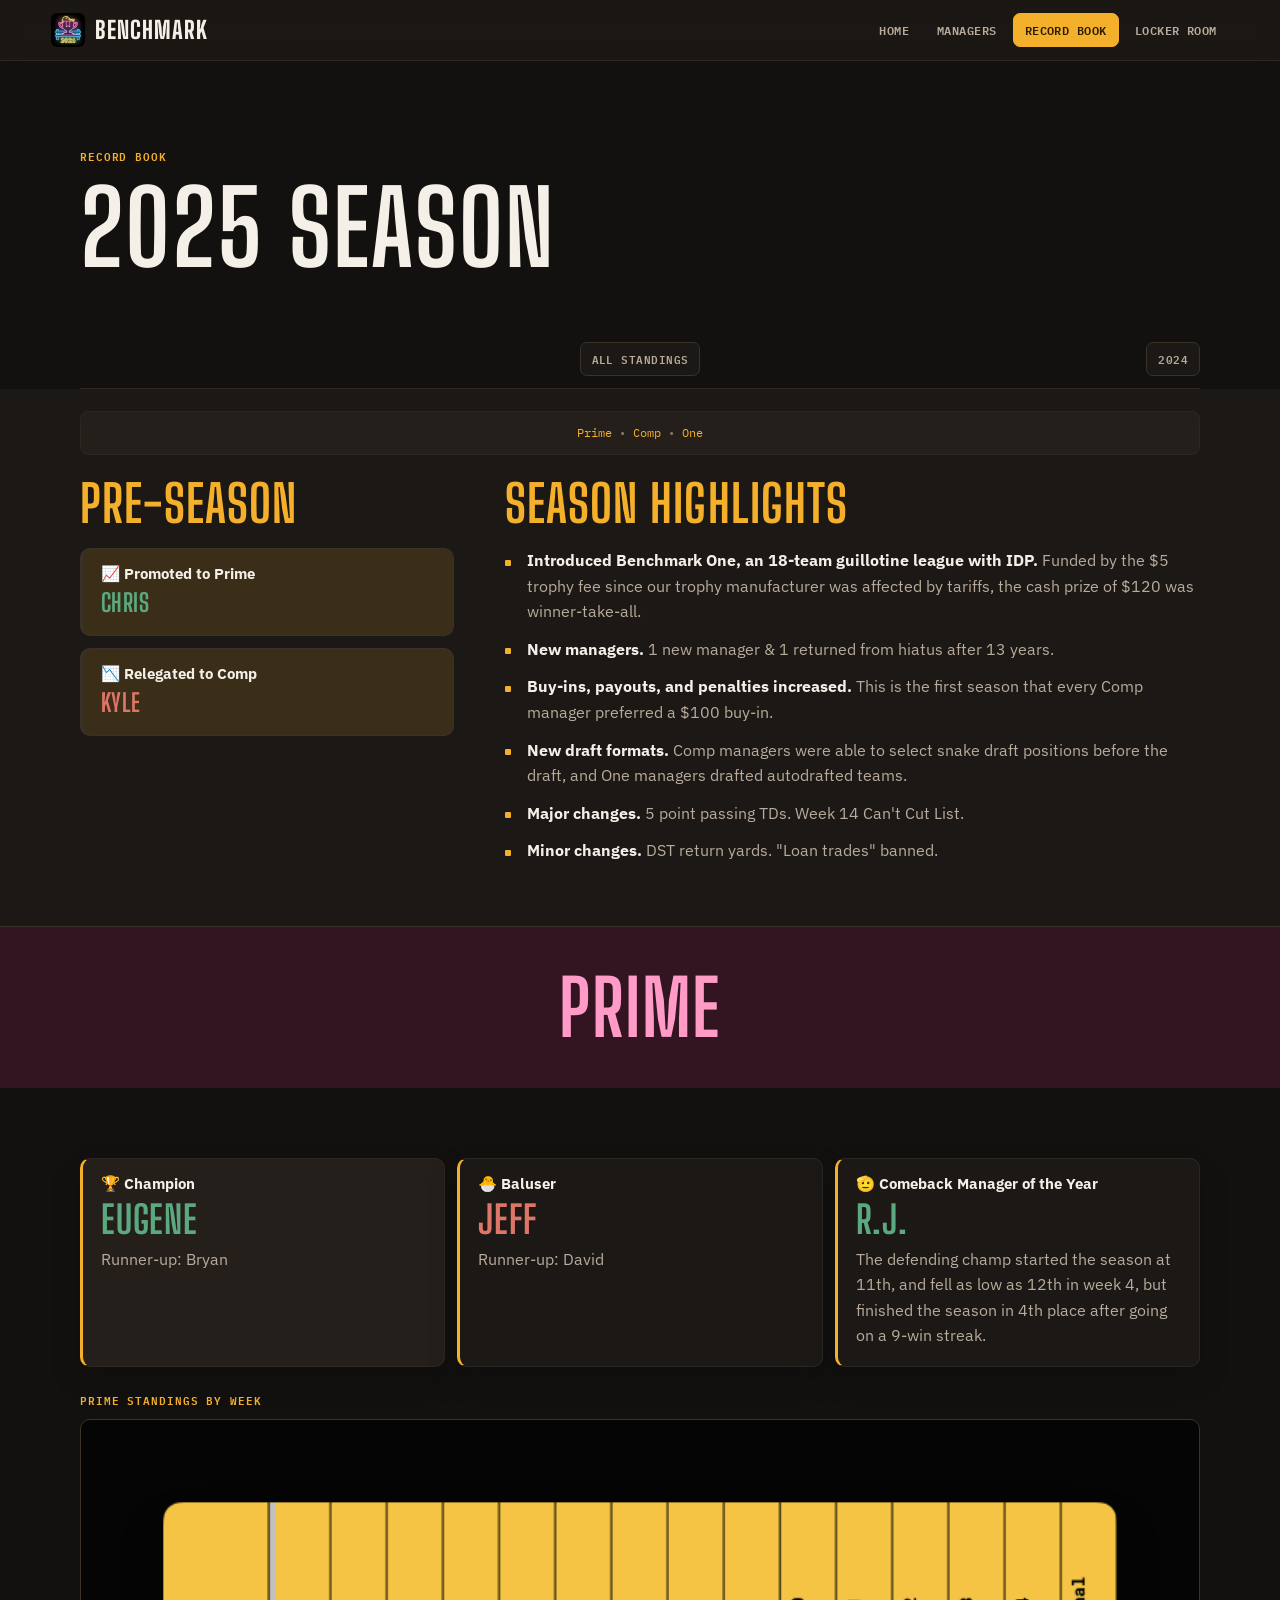
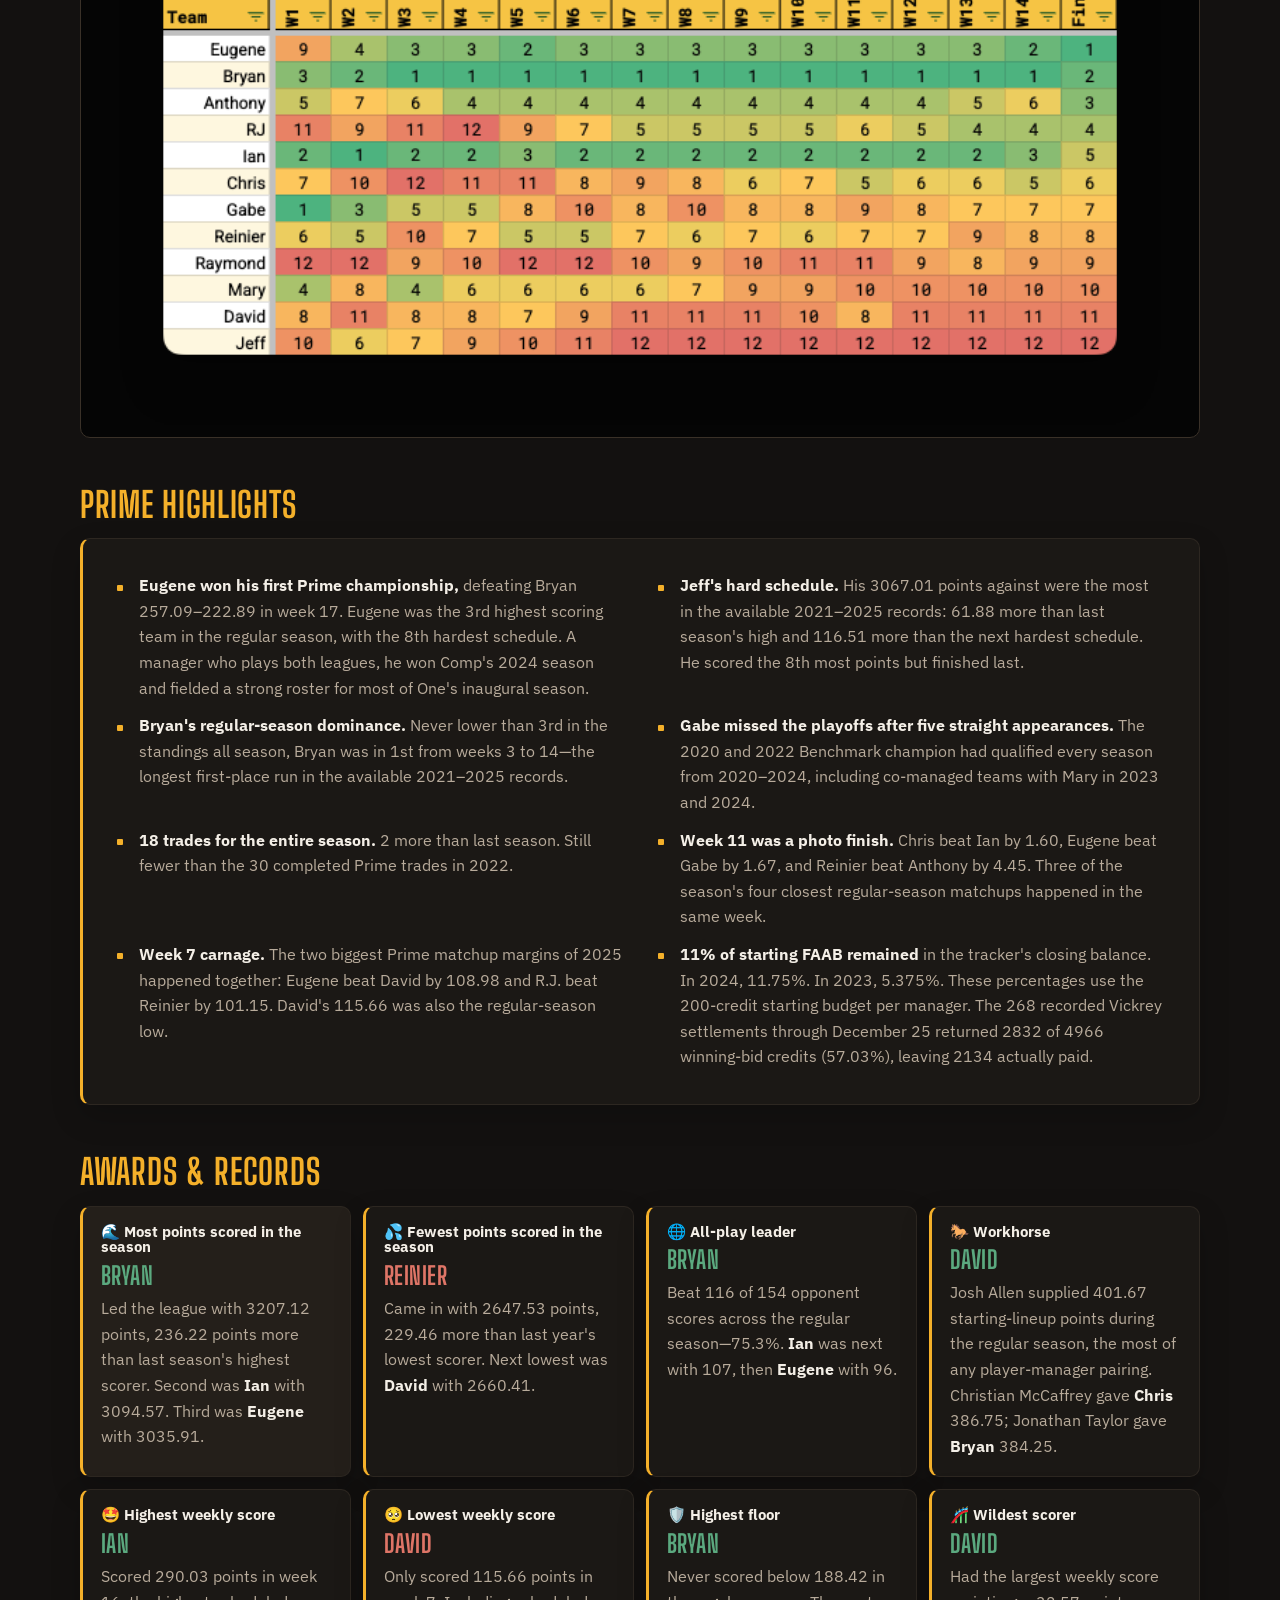
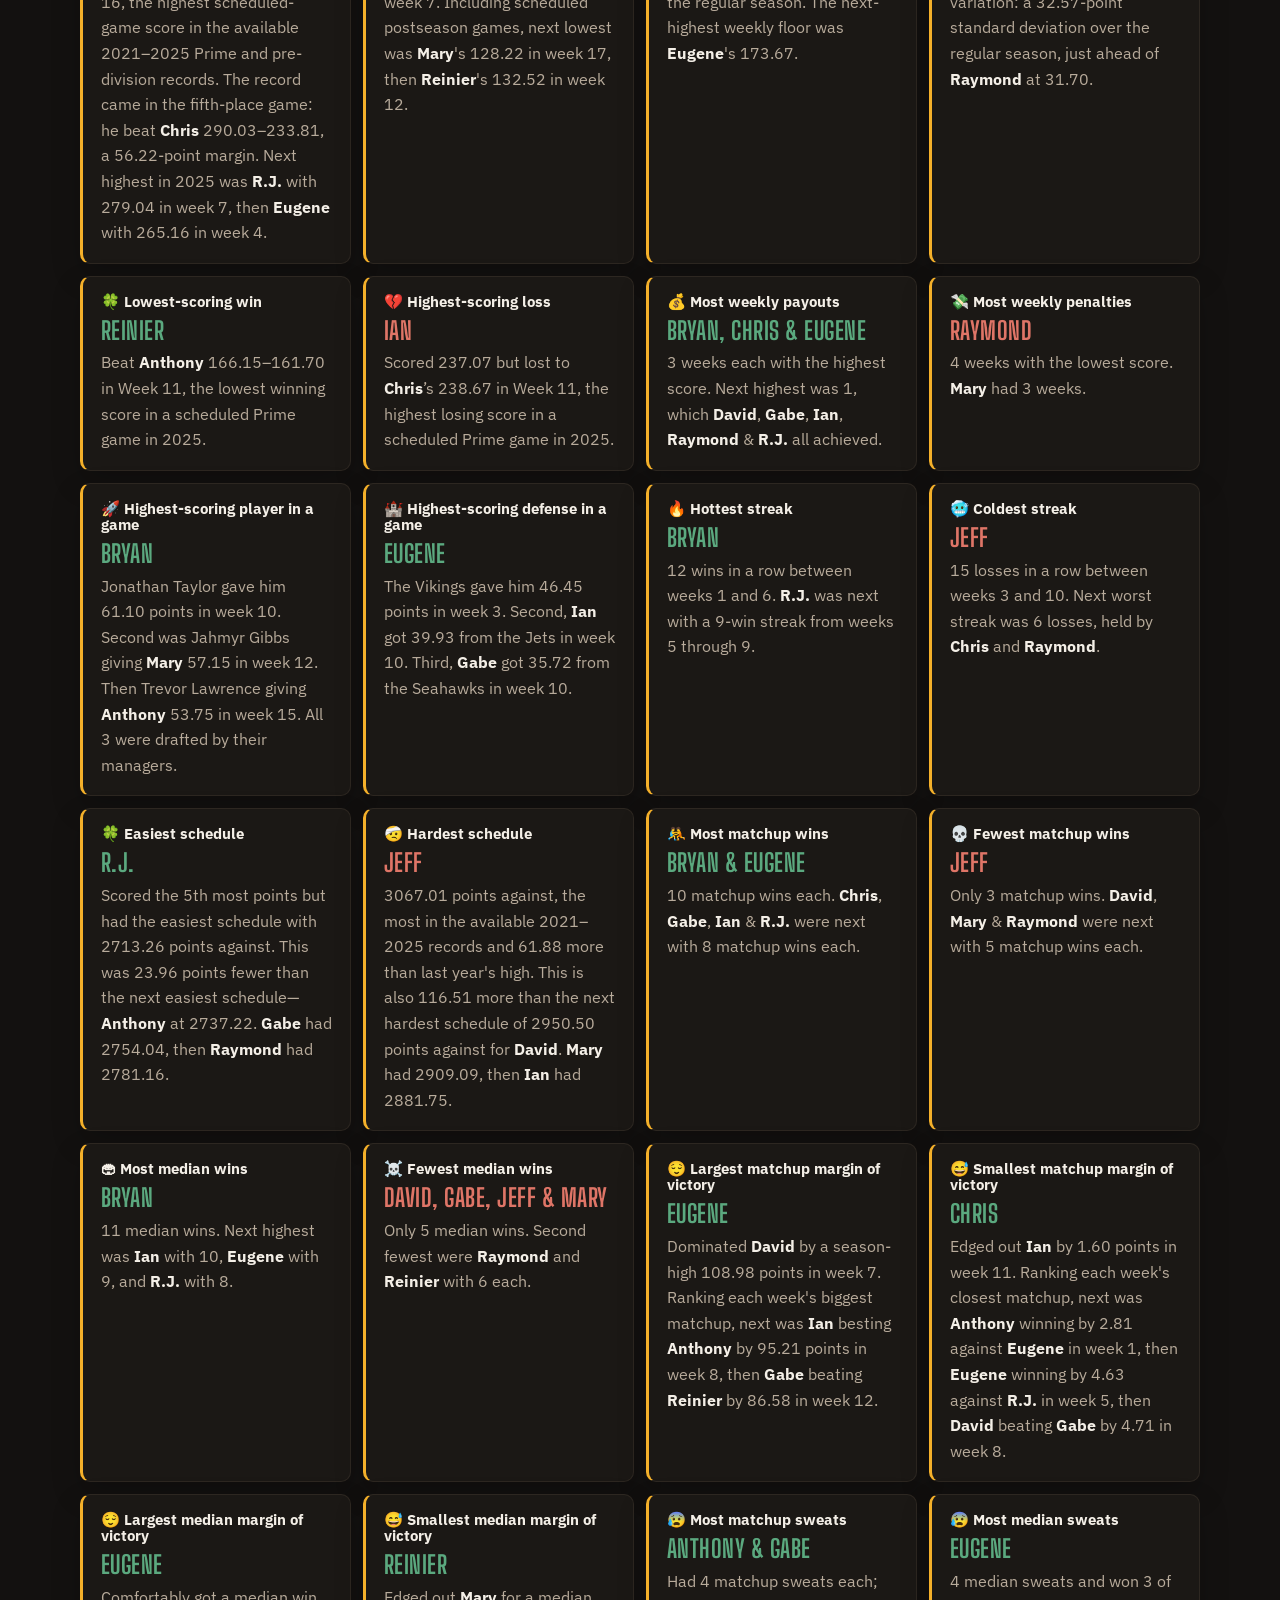
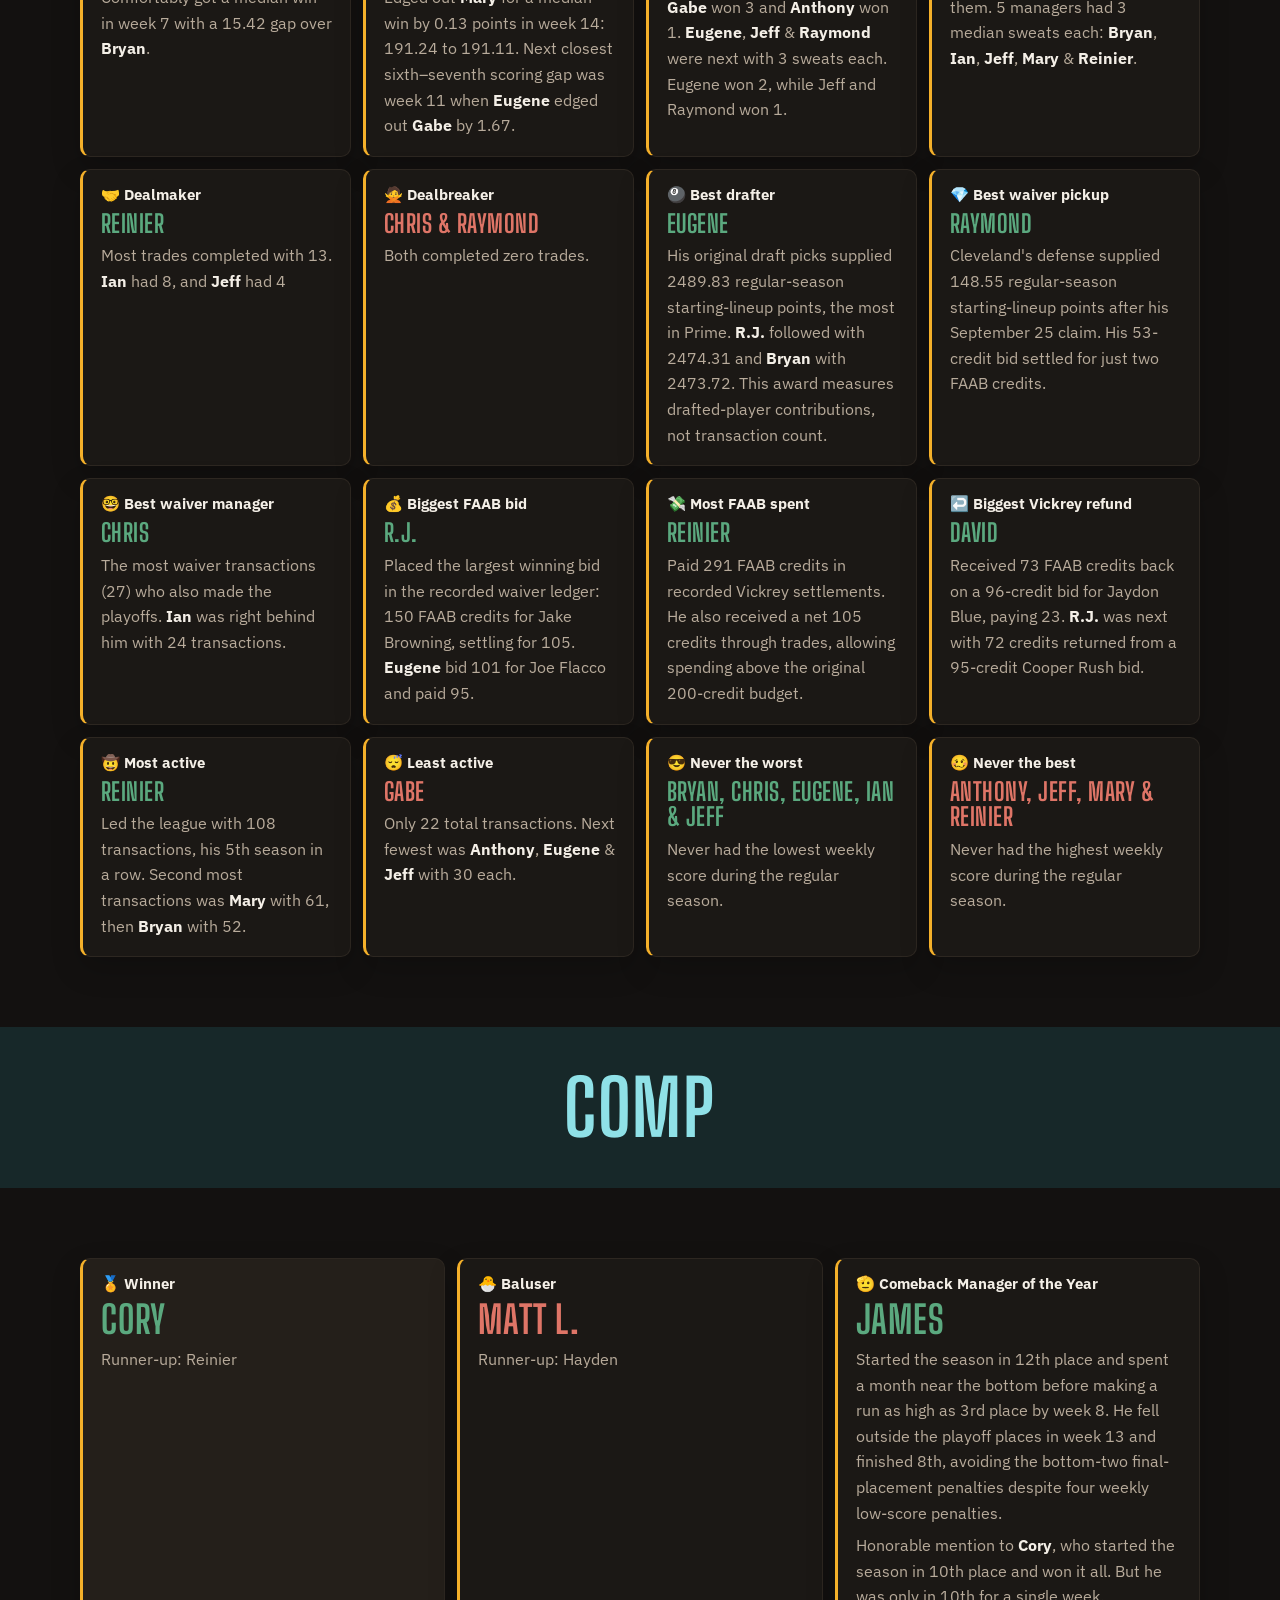
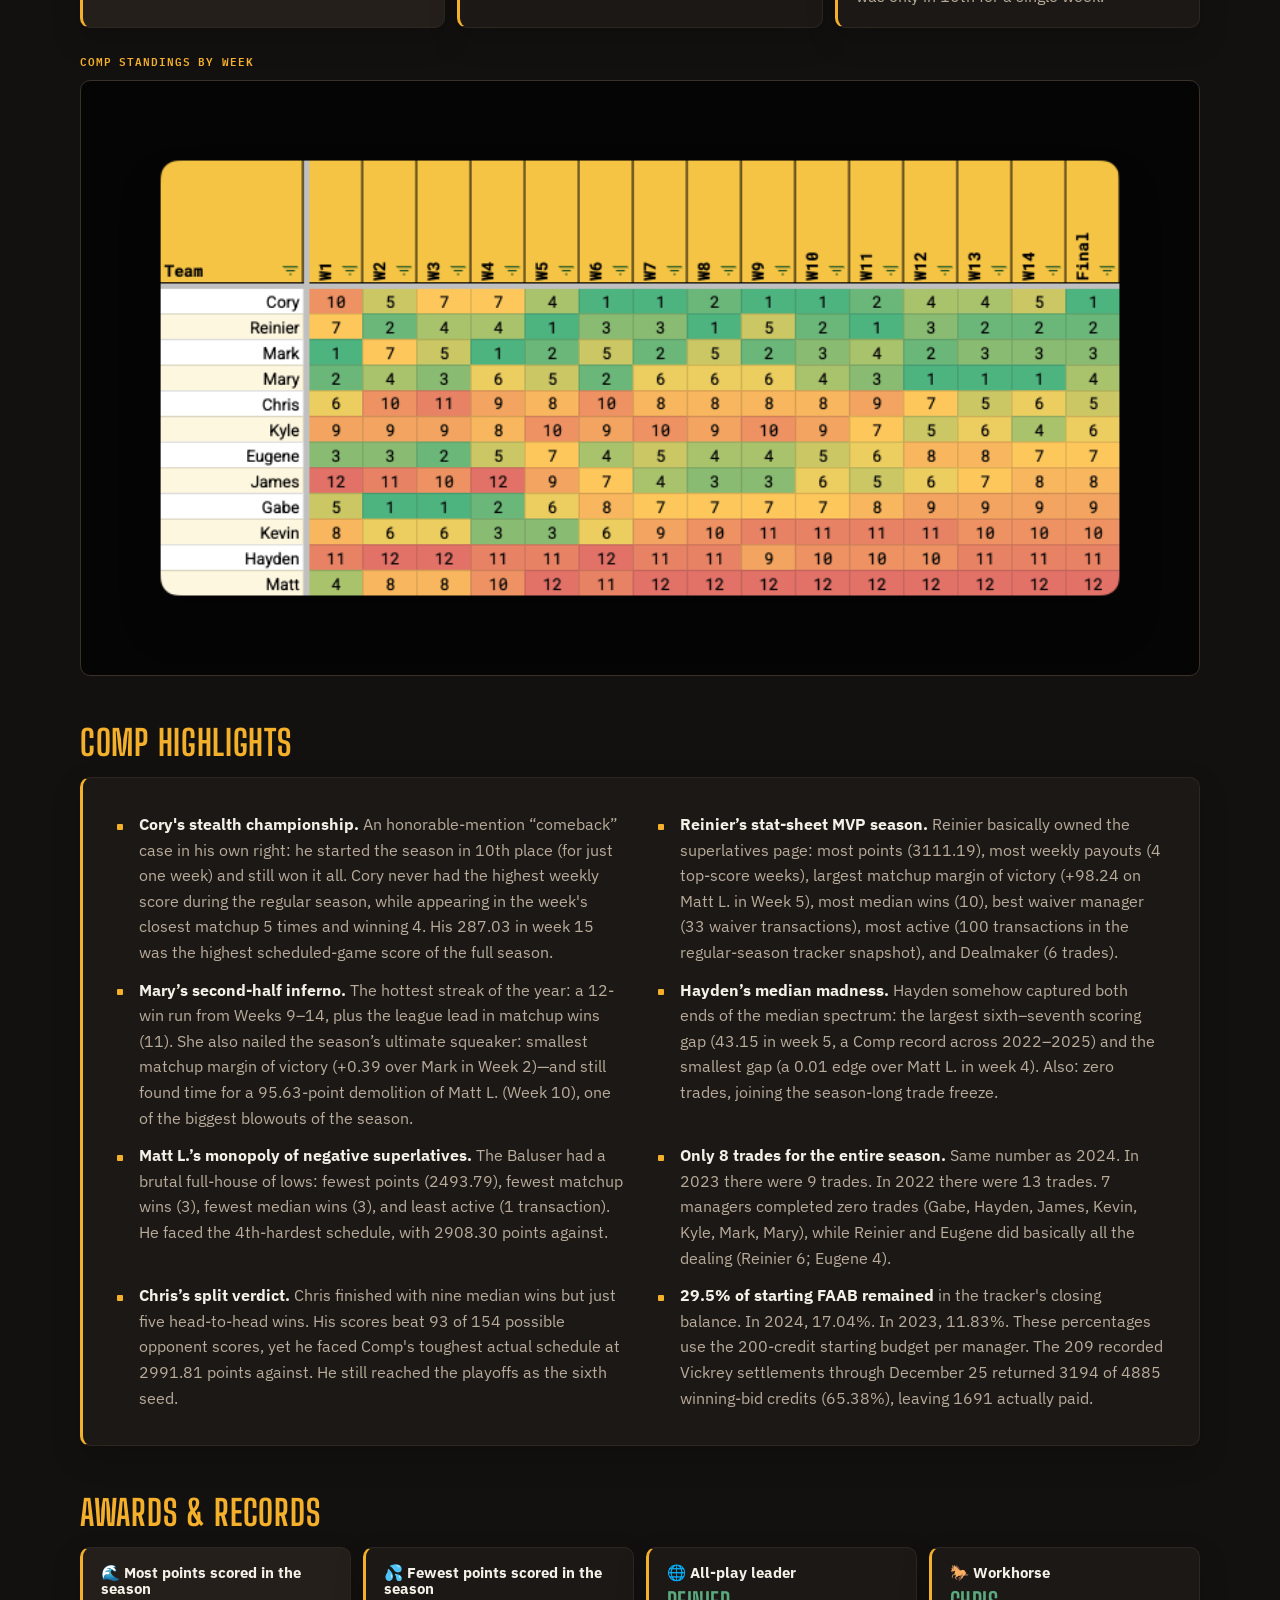
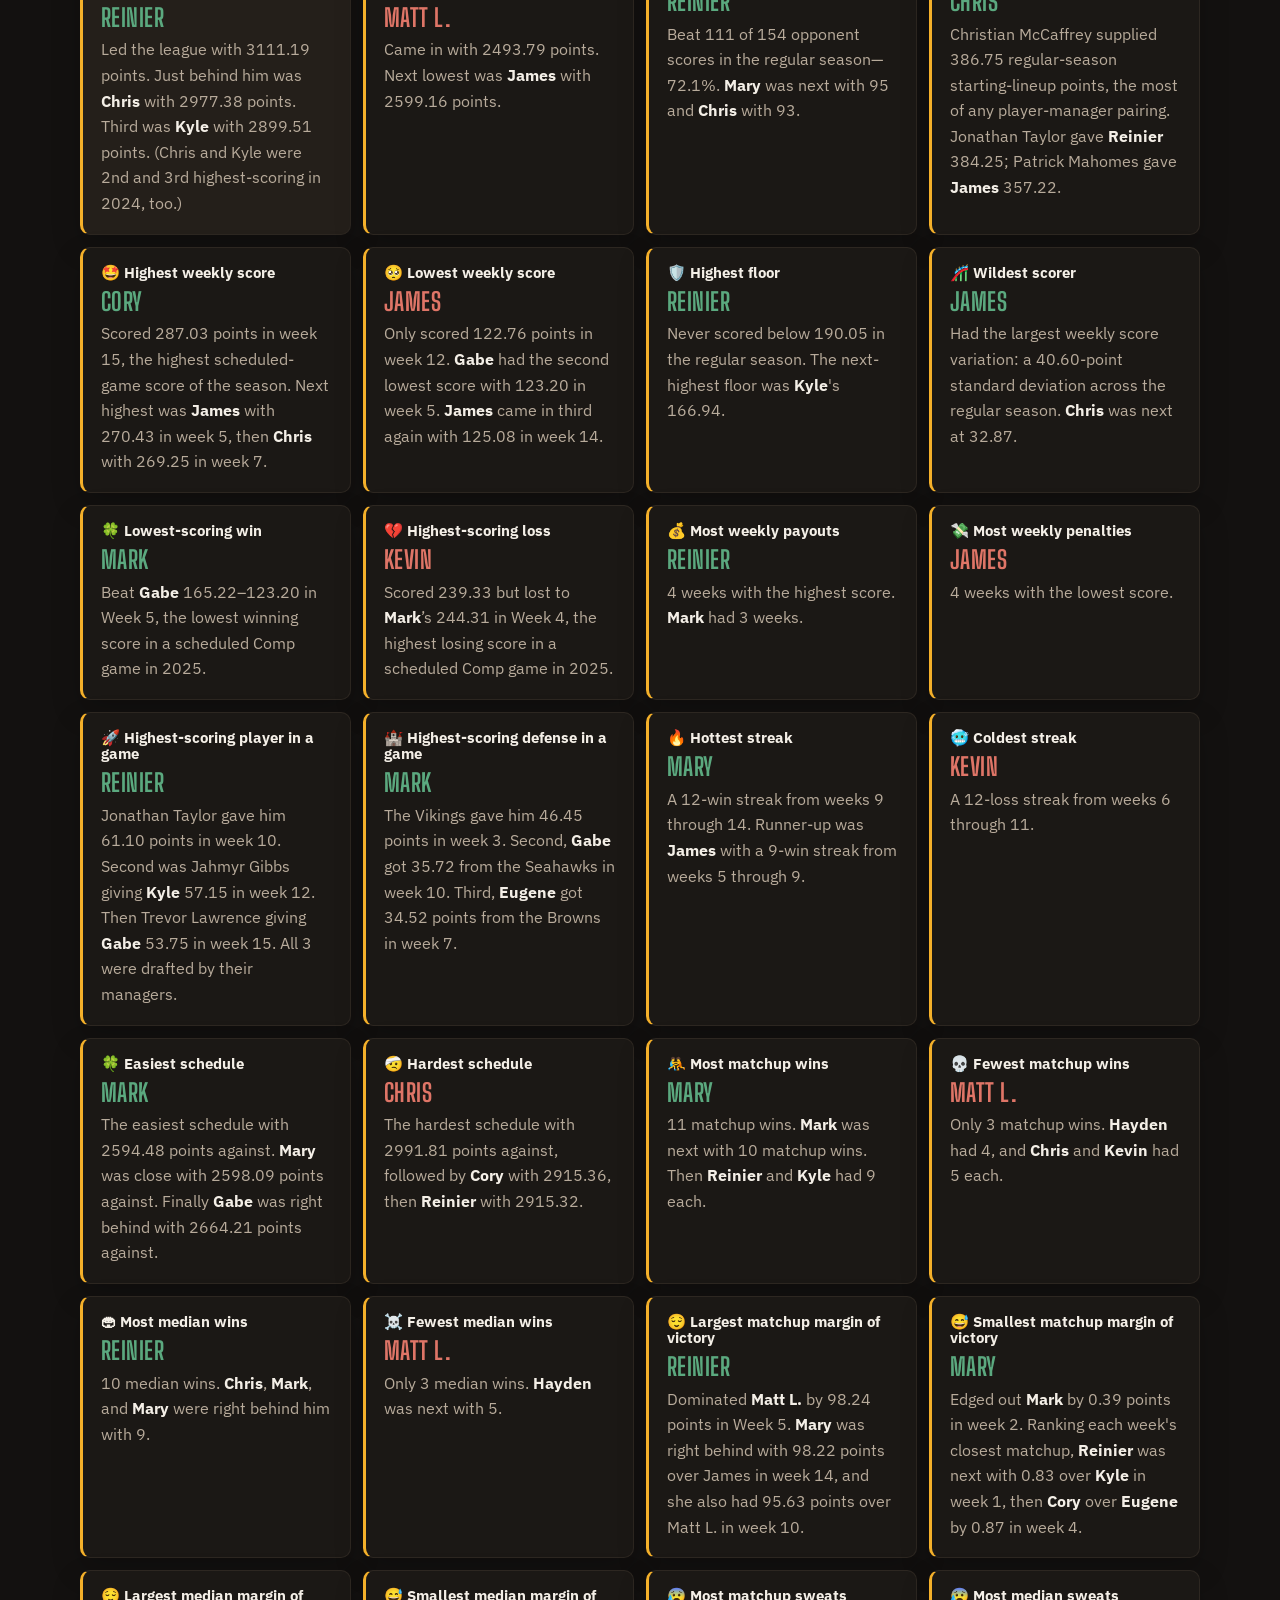
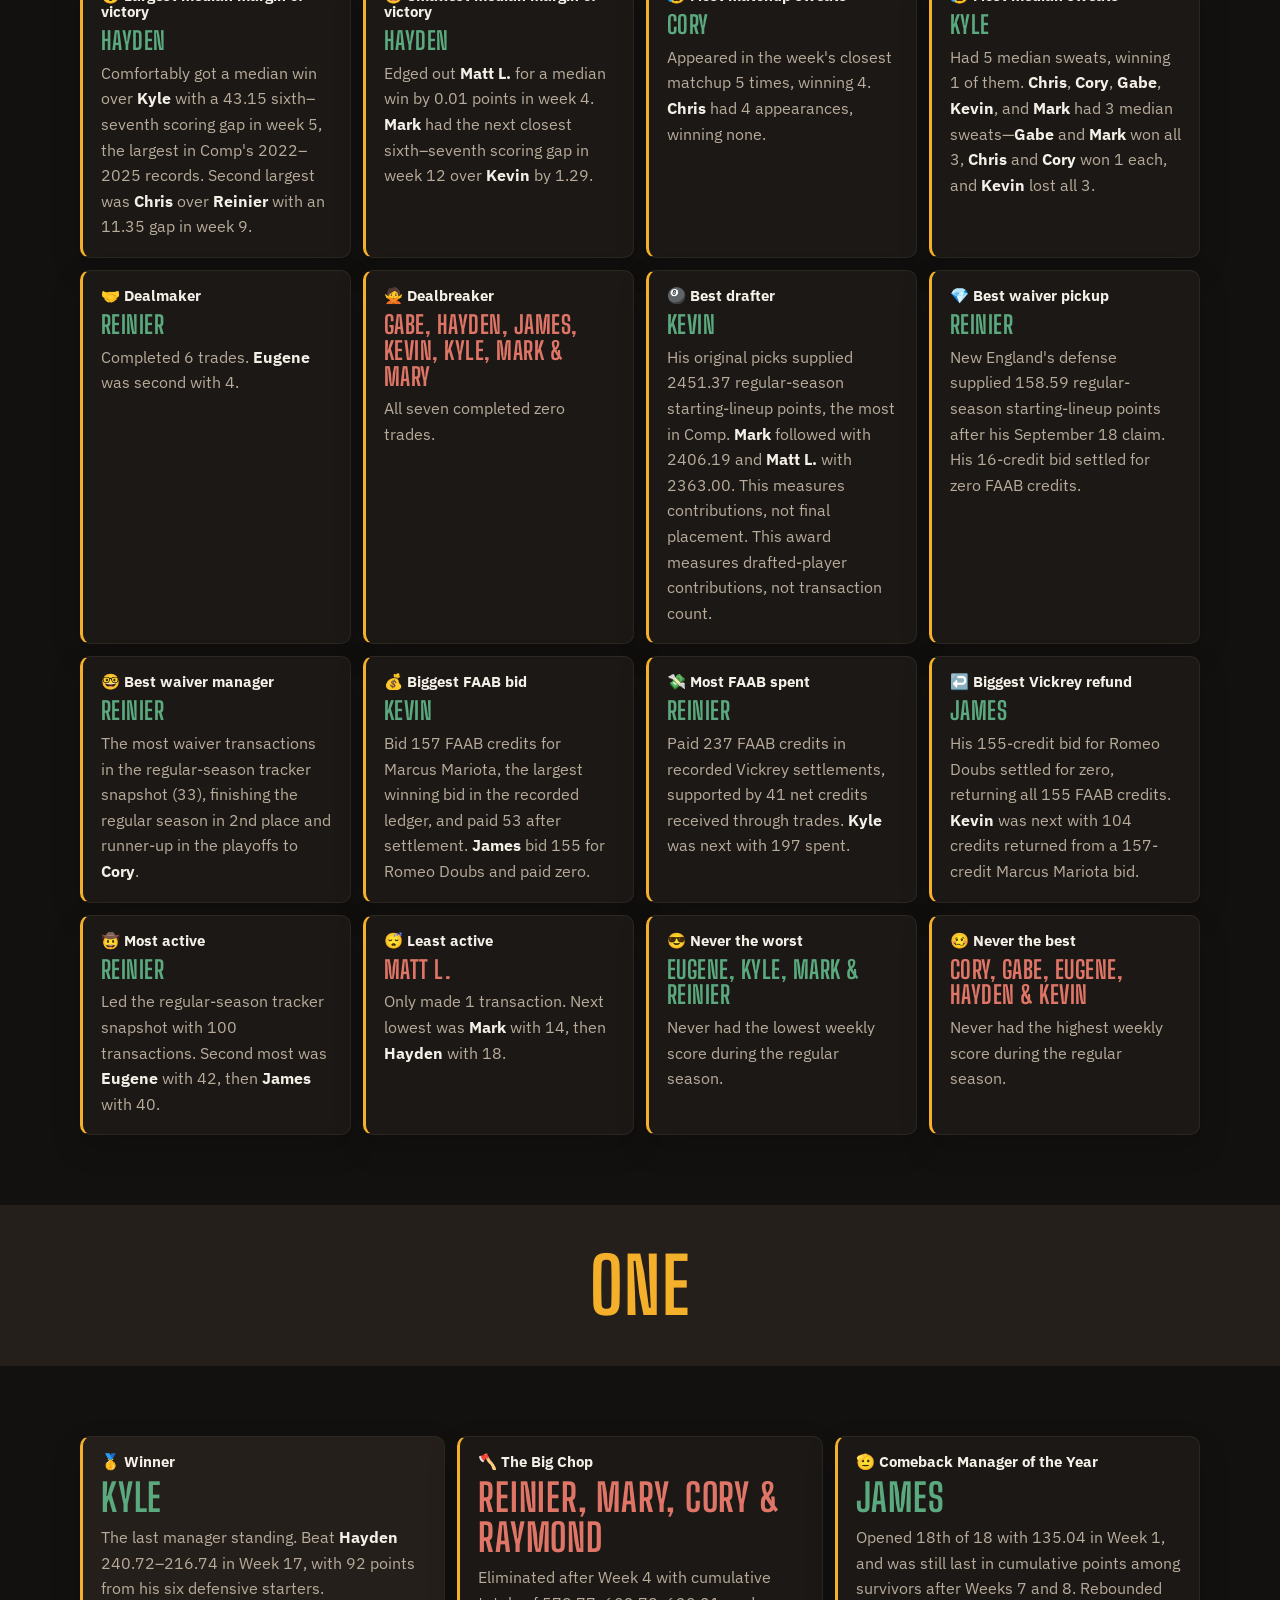
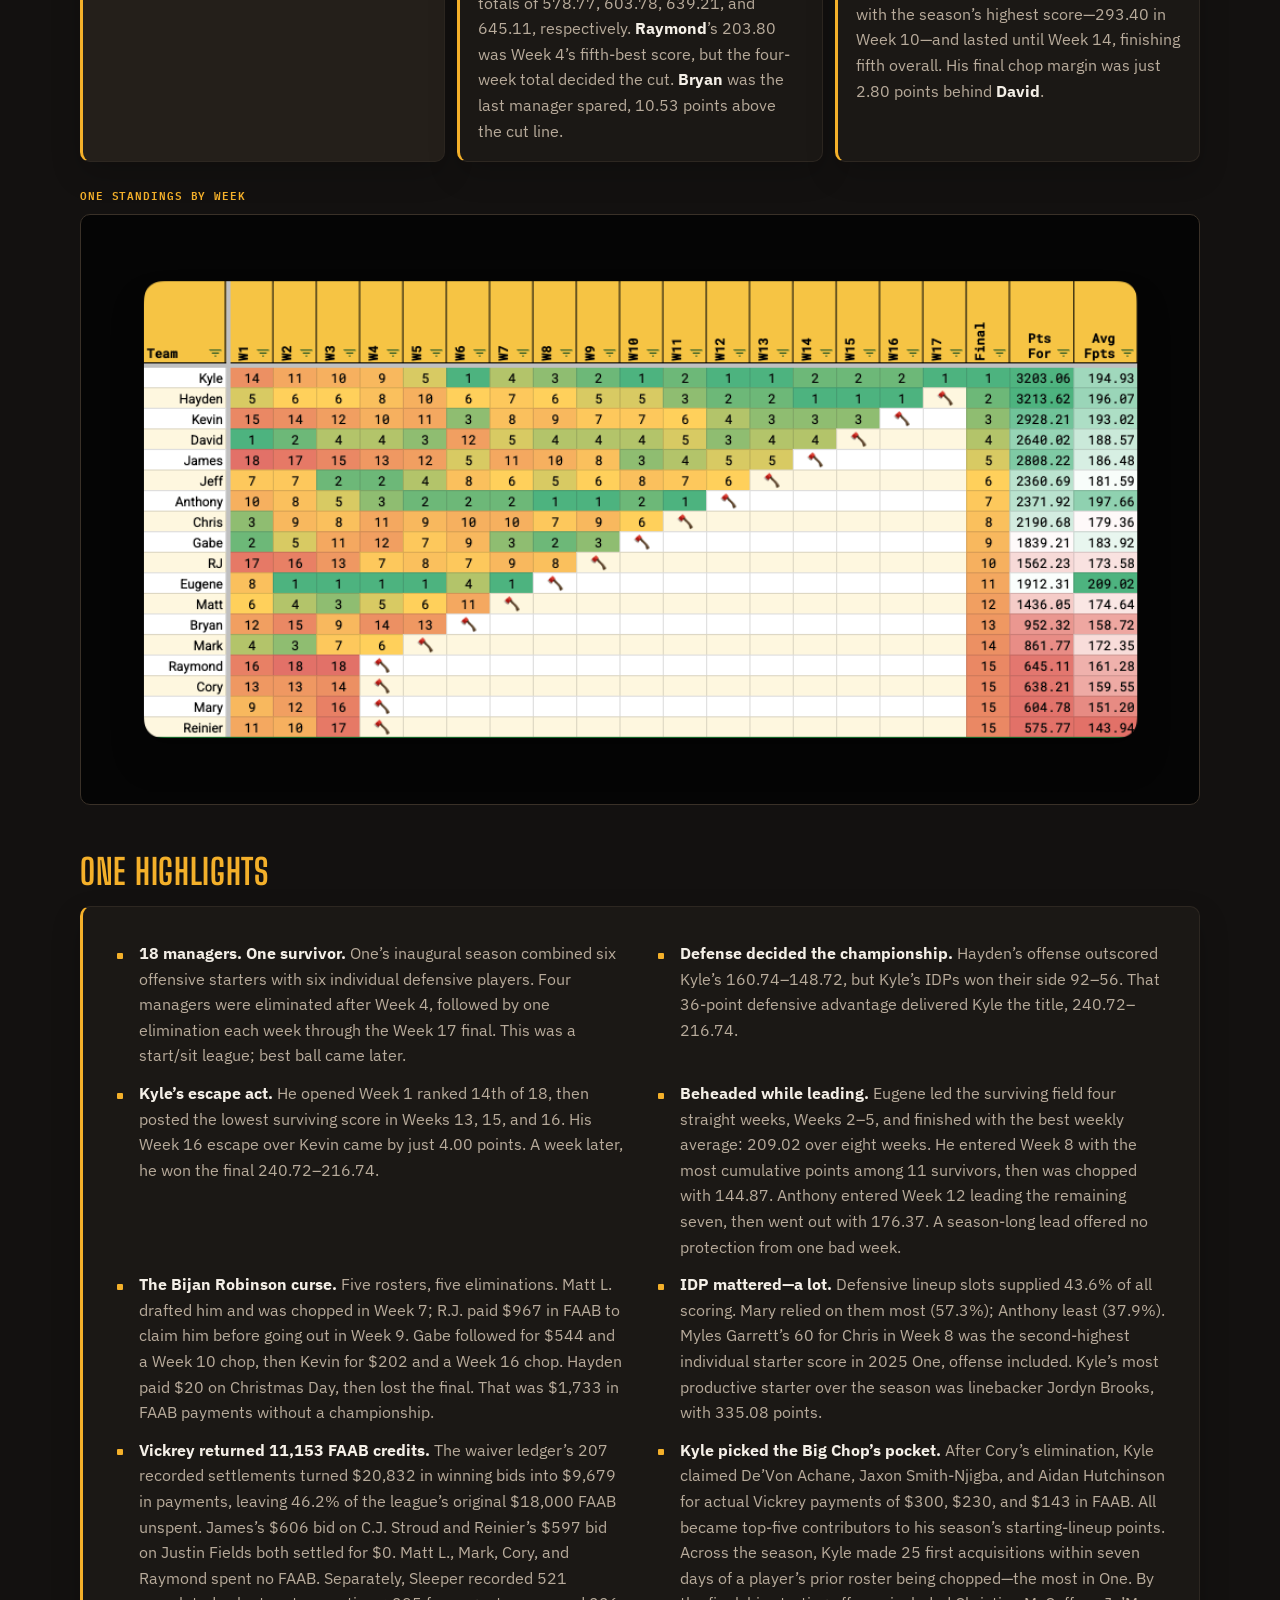
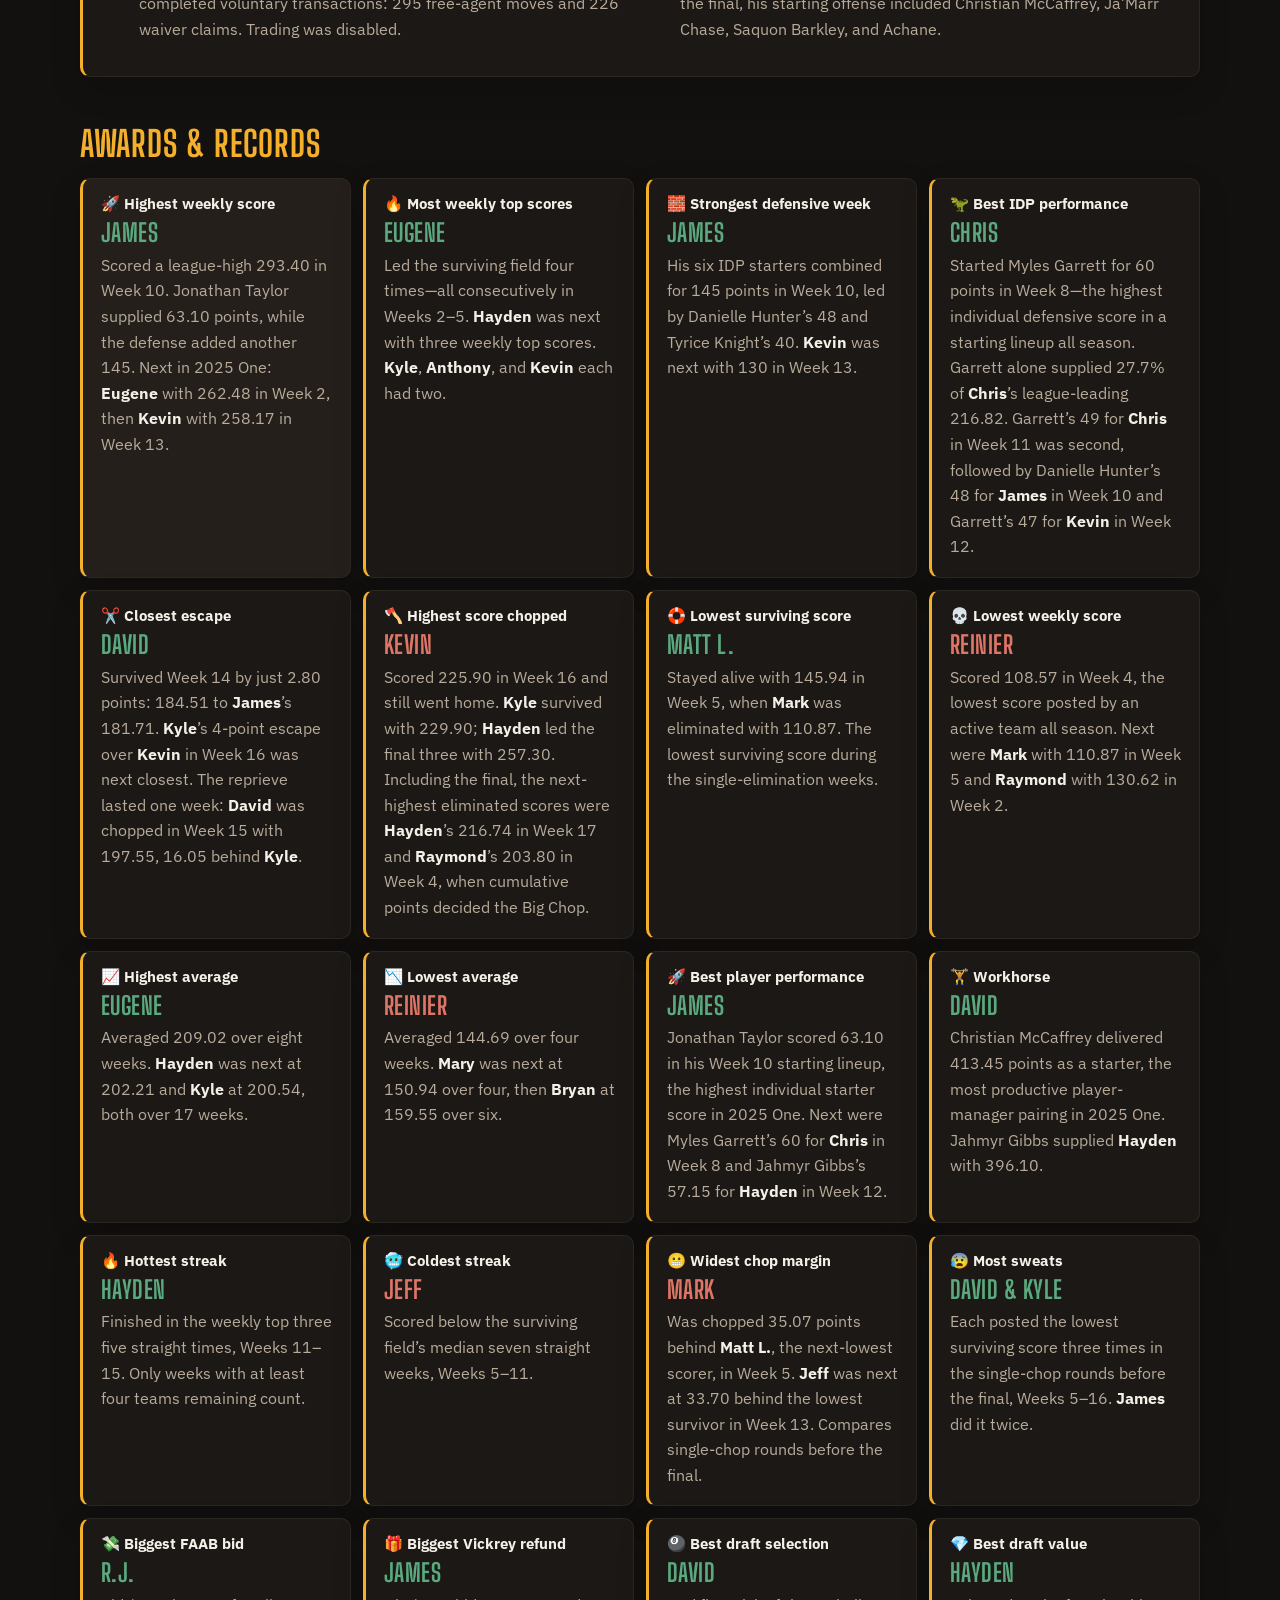
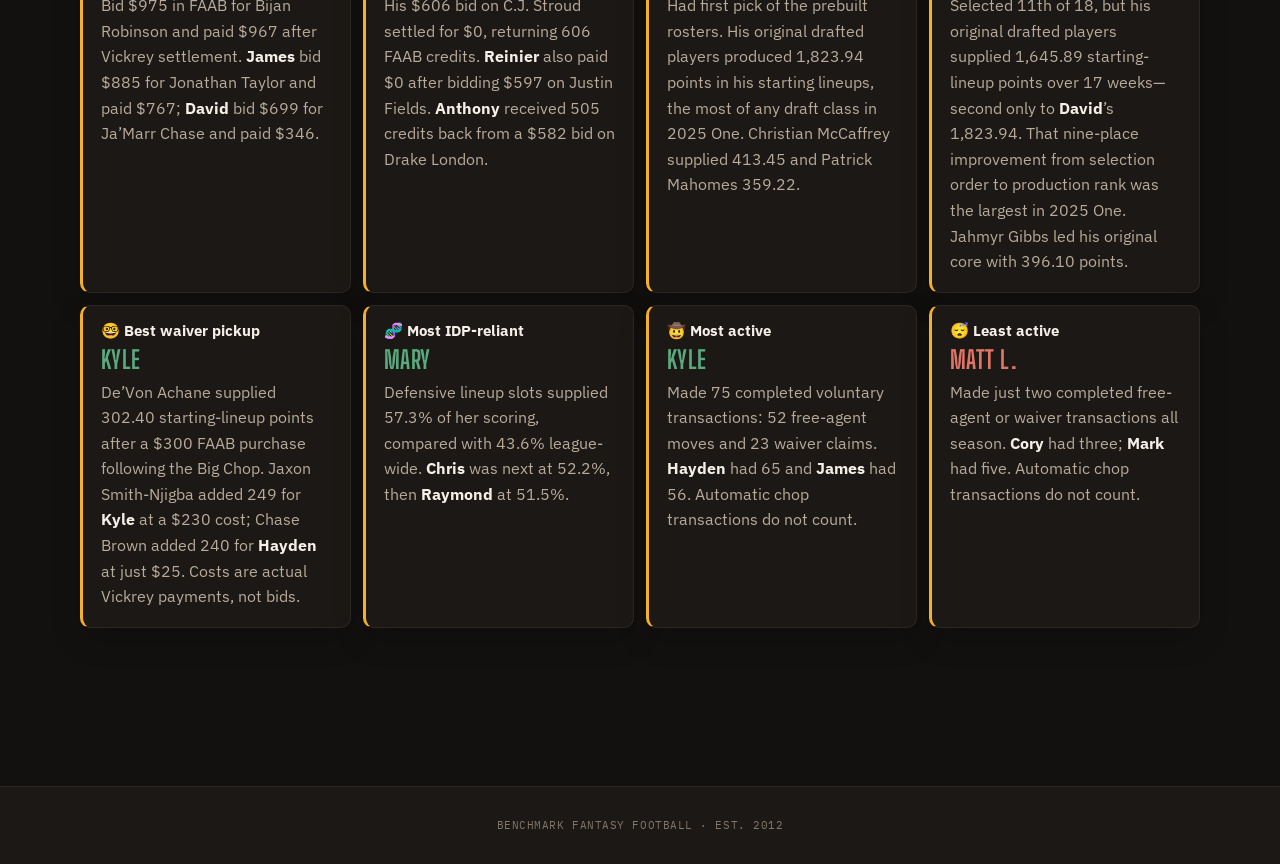
<file: record-book/2025.html>
<!doctype html>
<html lang="en">
<head>
  <meta charset="utf-8">
  <meta name="viewport" content="width=device-width, initial-scale=1">
  <title>Benchmark - 2025 Record Book</title>
  <meta name="description" content="Benchmark fantasy football 2025 season record book.">
  <link rel="icon" href="../assets/img/favicon.png">
  <link rel="apple-touch-icon" href="../assets/img/apple-touch-icon.png">
  <link rel="canonical" href="https://www.benchmark.football/record-book/2025">
  <meta property="og:title" content="Benchmark - 2025 Record Book">
  <meta property="og:description" content="Benchmark fantasy football 2025 season record book.">
  <meta property="og:image" content="https://www.benchmark.football/assets/img/banner-2026.jpg">
  <link rel="stylesheet" href="../assets/css/style.css?v=20260830-draft-prep-r32">
</head>
<body class="season-page">

<header class="site-header">
  <a class="brand" href="../" aria-label="Benchmark home"><img src="../assets/img/favicon.png" alt="" width="36" height="36"><span>Benchmark</span></a>
  <nav class="site-nav" aria-label="Primary navigation"><a href="../">Home</a><a href="../managers">Managers</a><a href="../record-book" aria-current="page">Record Book</a><a href="../locker-room">Locker Room</a></nav>
</header>
<main>
  <section class="record-book-hero">
    <div class="record-shell">
      <p class="record-kicker"><a href="../record-book">Record Book</a></p>
    </div>
  </section>
  <section class="season-title-band">
    <div class="record-shell">
      <h1>2025 Season</h1>
    </div>
  </section>
  <section class="content-section season-detail">
    <div class="season-switcher"><span></span><a href="../record-book">All standings</a><a href="2024">2024</a></div>
    <div class="recap-stream redesigned-record-book">
<section class="season-front-matter">
<div class="record-shell"><nav class="manager-index record-league-index" aria-label="League index"><a href="#prime">Prime</a><span class="manager-index-separator" aria-hidden="true"> • </span><a href="#comp">Comp</a><span class="manager-index-separator" aria-hidden="true"> • </span><a href="#one">One</a></nav></div>
<div class="record-shell season-front-layout">
<section class="front-group front-group-notes-only">
<h2 class="front-heading">SEASON HIGHLIGHTS</h2>
<div class="front-grid">
<div class="front-notes"><ul class="note-list">
<li><strong class="record-emphasis">Introduced Benchmark One, an 18-team guillotine league with IDP.</strong> Funded by the $5 trophy fee since our trophy manufacturer was affected by tariffs, the cash prize of $120 was winner-take-all.</li>
<li><strong class="record-emphasis">New managers.</strong> 1 new manager &amp; 1 returned from hiatus after 13 years.</li>
<li><strong class="record-emphasis">Buy-ins, payouts, and penalties increased.</strong> This is the first season that every Comp manager preferred a $100 buy-in.</li>
<li><strong class="record-emphasis">New draft formats.</strong> Comp managers were able to select snake draft positions before the draft, and One managers drafted autodrafted teams.</li>
<li><strong class="record-emphasis">Major changes.</strong> 5 point passing TDs. Week 14 Can't Cut List.</li>
<li><strong class="record-emphasis">Minor changes.</strong> DST return yards. "Loan trades" banned.</li>
</ul></div>
</div></section>
<div class="front-promotions">
<section class="front-group">
<h2 class="front-heading">PRE-SEASON</h2>
<div class="front-grid">
<div class="front-awards">
<article class="stat-card"><h3>📈 Promoted to Prime</h3>
<p class="stat-winner">Chris</p>
</article>
<article class="stat-card is-negative"><h3>📉 Relegated to Comp</h3>
<p class="stat-winner">Kyle</p>
</article>
</div>
</div></section>
</div>
</div></section>
<section class="division-section division-prime" id="prime" tabindex="-1">
<h2 class="division-heading">PRIME</h2>
<div class="division-body record-shell">
<section class="award-section" aria-label="Featured awards">
<div class="award-grid award-grid-featured" role="group" aria-label="Primary awards">
<article class="stat-card"><h3>🏆 Champion</h3>
<p class="stat-winner">Eugene</p>
<p>Runner-up: Bryan</p>
</article>
<article class="stat-card is-negative"><h3>🐣 Baluser</h3>
<p class="stat-winner">Jeff</p>
<p>Runner-up: David</p>
</article>
<article class="stat-card"><h3>🫡 Comeback Manager of the Year</h3>
<p class="stat-winner">R.J.</p>
<p>The defending champ started the season at 11th, and fell as low as 12th in week 4, but finished the season in 4th place after going on a 9-win streak.</p>
</article>
</div>
</section>
<figure class="season-standings-chart">
  <figcaption>Prime standings by week</figcaption>
  <div class="standings-chart-scroll"><img src="../assets/img/record-book-2025-prime.png" alt="2025 Prime standings by week from Week 1 through Final" loading="lazy" width="779" height="422"></div>
</figure>
<h3 class="highlight-section-title">Prime Highlights</h3>
<section class="highlight-panel">
<ul class="highlight-list">
<li><strong class="record-emphasis">Eugene won his first Prime championship,</strong> defeating Bryan 257.09–222.89 in week 17. Eugene was the 3rd highest scoring team in the regular season, with the 8th hardest schedule. A manager who plays both leagues, he won Comp's 2024 season and fielded a strong roster for most of One's inaugural season.</li>
<li><strong class="record-emphasis">Jeff's hard schedule.</strong> His 3067.01 points against were the most in the available 2021–2025 records: 61.88 more than last season's high and 116.51 more than the next hardest schedule. He scored the 8th most points but finished last.</li>
<li><strong class="record-emphasis">Bryan's regular-season dominance.</strong> Never lower than 3rd in the standings all season, Bryan was in 1st from weeks 3 to 14—the longest first-place run in the available 2021–2025 records.</li>
<li><strong class="record-emphasis">Gabe missed the playoffs after five straight appearances.</strong> The 2020 and 2022 Benchmark champion had qualified every season from 2020–2024, including co-managed teams with Mary in 2023 and 2024.</li>
<li><strong class="record-emphasis">18 trades for the entire season.</strong> 2 more than last season. Still fewer than the 30 completed Prime trades in 2022.</li>
<li><strong class="record-emphasis">Week 11 was a photo finish.</strong> Chris beat Ian by 1.60, Eugene beat Gabe by 1.67, and Reinier beat Anthony by 4.45. Three of the season's four closest regular-season matchups happened in the same week.</li>
<li><strong class="record-emphasis">Week 7 carnage.</strong> The two biggest Prime matchup margins of 2025 happened together: Eugene beat David by 108.98 and R.J. beat Reinier by 101.15. David's 115.66 was also the regular-season low.</li>
<li><strong class="record-emphasis">11% of starting FAAB remained</strong> in the tracker's closing balance. In 2024, 11.75%. In 2023, 5.375%. These percentages use the 200-credit starting budget per manager. The 268 recorded Vickrey settlements through December 25 returned 2832 of 4966 winning-bid credits (57.03%), leaving 2134 actually paid.</li>
</ul></section>
<section class="award-section"><h3 class="award-section-title">Awards & records</h3>

<div class="award-grid">
<article class="stat-card"><h3>🌊 Most points scored in the season</h3>
<p class="stat-winner">Bryan</p>
<p>Led the league with 3207.12 points, 236.22 points more than last season's highest scorer. Second was <strong class="record-emphasis">Ian</strong> with 3094.57. Third was <strong class="record-emphasis">Eugene</strong> with 3035.91.</p>
</article>
<article class="stat-card is-negative"><h3>💦 Fewest points scored in the season</h3>
<p class="stat-winner">Reinier</p>
<p>Came in with 2647.53 points, 229.46 more than last year's lowest scorer. Next lowest was <strong class="record-emphasis">David</strong> with 2660.41.</p>
</article>
<article class="stat-card"><h3>🌐 All-play leader</h3>
<p class="stat-winner">Bryan</p>
<p>Beat 116 of 154 opponent scores across the regular season—75.3%. <strong class="record-emphasis">Ian</strong> was next with 107, then <strong class="record-emphasis">Eugene</strong> with 96.</p>
</article>
<article class="stat-card"><h3>🐎 Workhorse</h3>
<p class="stat-winner">David</p>
<p>Josh Allen supplied 401.67 starting-lineup points during the regular season, the most of any player-manager pairing. Christian McCaffrey gave <strong class="record-emphasis">Chris</strong> 386.75; Jonathan Taylor gave <strong class="record-emphasis">Bryan</strong> 384.25.</p>
</article>
<article class="stat-card"><h3>🤩 Highest weekly score</h3>
<p class="stat-winner">Ian</p>
<p>Scored 290.03 points in week 16, the highest scheduled-game score in the available 2021–2025 Prime and pre-division records. The record came in the fifth-place game: he beat <strong class="record-emphasis">Chris</strong> 290.03–233.81, a 56.22-point margin. Next highest in 2025 was <strong class="record-emphasis">R.J.</strong> with 279.04 in week 7, then <strong class="record-emphasis">Eugene</strong> with 265.16 in week 4.</p>
</article>
<article class="stat-card is-negative"><h3>🥺 Lowest weekly score</h3>
<p class="stat-winner">David</p>
<p>Only scored 115.66 points in week 7. Including scheduled postseason games, next lowest was <strong class="record-emphasis">Mary</strong>'s 128.22 in week 17, then <strong class="record-emphasis">Reinier</strong>'s 132.52 in week 12.</p>
</article>
<article class="stat-card"><h3>🛡️ Highest floor</h3>
<p class="stat-winner">Bryan</p>
<p>Never scored below 188.42 in the regular season. The next-highest weekly floor was <strong class="record-emphasis">Eugene</strong>'s 173.67.</p>
</article>
<article class="stat-card"><h3>🎢 Wildest scorer</h3>
<p class="stat-winner">David</p>
<p>Had the largest weekly score variation: a 32.57-point standard deviation over the regular season, just ahead of <strong class="record-emphasis">Raymond</strong> at 31.70.</p>
</article>
<article class="stat-card"><h3>🍀 Lowest-scoring win</h3>
<p class="stat-winner">Reinier</p>
<p>Beat <strong class="record-emphasis">Anthony</strong> 166.15–161.70 in Week 11, the lowest winning score in a scheduled Prime game in 2025.</p>
</article>
<article class="stat-card is-negative"><h3>💔 Highest-scoring loss</h3>
<p class="stat-winner">Ian</p>
<p>Scored 237.07 but lost to <strong class="record-emphasis">Chris</strong>’s 238.67 in Week 11, the highest losing score in a scheduled Prime game in 2025.</p>
</article>
<article class="stat-card"><h3>💰 Most weekly payouts</h3>
<p class="stat-winner">Bryan, Chris &amp; Eugene</p>
<p>3 weeks each with the highest score. Next highest was 1, which <strong class="record-emphasis">David</strong>, <strong class="record-emphasis">Gabe</strong>, <strong class="record-emphasis">Ian</strong>, <strong class="record-emphasis">Raymond</strong> &amp; <strong class="record-emphasis">R.J.</strong> all achieved.</p>
</article>
<article class="stat-card is-negative"><h3>💸 Most weekly penalties</h3>
<p class="stat-winner">Raymond</p>
<p>4 weeks with the lowest score. <strong class="record-emphasis">Mary</strong> had 3 weeks.</p>
</article>
<article class="stat-card"><h3>🚀 Highest-scoring player in a game</h3>
<p class="stat-winner">Bryan</p>
<p>Jonathan Taylor gave him 61.10 points in week 10. Second was Jahmyr Gibbs giving <strong class="record-emphasis">Mary</strong> 57.15 in week 12. Then Trevor Lawrence giving <strong class="record-emphasis">Anthony</strong> 53.75 in week 15. All 3 were drafted by their managers.</p>
</article>
<article class="stat-card"><h3>🏰 Highest-scoring defense in a game</h3>
<p class="stat-winner">Eugene</p>
<p>The Vikings gave him 46.45 points in week 3. Second, <strong class="record-emphasis">Ian</strong> got 39.93 from the Jets in week 10. Third, <strong class="record-emphasis">Gabe</strong> got 35.72 from the Seahawks in week 10.</p>
</article>
<article class="stat-card"><h3>🔥 Hottest streak</h3>
<p class="stat-winner">Bryan</p>
<p>12 wins in a row between weeks 1 and 6. <strong class="record-emphasis">R.J.</strong> was next with a 9-win streak from weeks 5 through 9.</p>
</article>
<article class="stat-card is-negative"><h3>🥶 Coldest streak</h3>
<p class="stat-winner">Jeff</p>
<p>15 losses in a row between weeks 3 and 10. Next worst streak was 6 losses, held by <strong class="record-emphasis">Chris</strong> and <strong class="record-emphasis">Raymond</strong>.</p>
</article>
<article class="stat-card"><h3>🍀 Easiest schedule</h3>
<p class="stat-winner">R.J.</p>
<p>Scored the 5th most points but had the easiest schedule with 2713.26 points against. This was 23.96 points fewer than the next easiest schedule— <strong class="record-emphasis">Anthony</strong> at 2737.22. <strong class="record-emphasis">Gabe</strong> had 2754.04, then <strong class="record-emphasis">Raymond</strong> had 2781.16.</p>
</article>
<article class="stat-card is-negative"><h3>🤕 Hardest schedule</h3>
<p class="stat-winner">Jeff</p>
<p>3067.01 points against, the most in the available 2021–2025 records and 61.88 more than last year's high. This is also 116.51 more than the next hardest schedule of 2950.50 points against for <strong class="record-emphasis">David</strong>. <strong class="record-emphasis">Mary</strong> had 2909.09, then <strong class="record-emphasis">Ian</strong> had 2881.75.</p>
</article>
<article class="stat-card"><h3>🤼 Most matchup wins</h3>
<p class="stat-winner">Bryan &amp; Eugene</p>
<p>10 matchup wins each. <strong class="record-emphasis">Chris</strong>, <strong class="record-emphasis">Gabe</strong>, <strong class="record-emphasis">Ian</strong> &amp; <strong class="record-emphasis">R.J.</strong> were next with 8 matchup wins each.</p>
</article>
<article class="stat-card is-negative"><h3>💀 Fewest matchup wins</h3>
<p class="stat-winner">Jeff</p>
<p>Only 3 matchup wins. <strong class="record-emphasis">David</strong>, <strong class="record-emphasis">Mary</strong> &amp; <strong class="record-emphasis">Raymond</strong> were next with 5 matchup wins each.</p>
</article>
<article class="stat-card"><h3>🏟 Most median wins</h3>
<p class="stat-winner">Bryan</p>
<p>11 median wins. Next highest was <strong class="record-emphasis">Ian</strong> with 10, <strong class="record-emphasis">Eugene</strong> with 9, and <strong class="record-emphasis">R.J.</strong> with 8.</p>
</article>
<article class="stat-card is-negative"><h3>☠️ Fewest median wins</h3>
<p class="stat-winner">David, Gabe, Jeff &amp; Mary</p>
<p>Only 5 median wins. Second fewest were <strong class="record-emphasis">Raymond</strong> and <strong class="record-emphasis">Reinier</strong> with 6 each.</p>
</article>
<article class="stat-card"><h3>😌 Largest matchup margin of victory</h3>
<p class="stat-winner">Eugene</p>
<p>Dominated <strong class="record-emphasis">David</strong> by a season-high 108.98 points in week 7. Ranking each week's biggest matchup, next was <strong class="record-emphasis">Ian</strong> besting <strong class="record-emphasis">Anthony</strong> by 95.21 points in week 8, then <strong class="record-emphasis">Gabe</strong> beating <strong class="record-emphasis">Reinier</strong> by 86.58 in week 12.</p>
</article>
<article class="stat-card"><h3>😅 Smallest matchup margin of victory</h3>
<p class="stat-winner">Chris</p>
<p>Edged out <strong class="record-emphasis">Ian</strong> by 1.60 points in week 11. Ranking each week's closest matchup, next was <strong class="record-emphasis">Anthony</strong> winning by 2.81 against <strong class="record-emphasis">Eugene</strong> in week 1, then <strong class="record-emphasis">Eugene</strong> winning by 4.63 against <strong class="record-emphasis">R.J.</strong> in week 5, then <strong class="record-emphasis">David</strong> beating <strong class="record-emphasis">Gabe</strong> by 4.71 in week 8.</p>
</article>
<article class="stat-card"><h3>😌 Largest median margin of victory</h3>
<p class="stat-winner">Eugene</p>
<p>Comfortably got a median win in week 7 with a 15.42 gap over <strong class="record-emphasis">Bryan</strong>.</p>
</article>
<article class="stat-card"><h3>😅 Smallest median margin of victory</h3>
<p class="stat-winner">Reinier</p>
<p>Edged out <strong class="record-emphasis">Mary</strong> for a median win by 0.13 points in week 14: 191.24 to 191.11. Next closest sixth–seventh scoring gap was week 11 when <strong class="record-emphasis">Eugene</strong> edged out <strong class="record-emphasis">Gabe</strong> by 1.67.</p>
</article>
<article class="stat-card"><h3>😰 Most matchup sweats</h3>
<p class="stat-winner">Anthony &amp; Gabe</p>
<p>Had 4 matchup sweats each; <strong class="record-emphasis">Gabe</strong> won 3 and <strong class="record-emphasis">Anthony</strong> won 1. <strong class="record-emphasis">Eugene</strong>, <strong class="record-emphasis">Jeff</strong> &amp; <strong class="record-emphasis">Raymond</strong> were next with 3 sweats each. Eugene won 2, while Jeff and Raymond won 1.</p>
</article>
<article class="stat-card"><h3>😰 Most median sweats</h3>
<p class="stat-winner">Eugene</p>
<p>4 median sweats and won 3 of them. 5 managers had 3 median sweats each: <strong class="record-emphasis">Bryan</strong>, <strong class="record-emphasis">Ian</strong>, <strong class="record-emphasis">Jeff</strong>, <strong class="record-emphasis">Mary</strong> &amp; <strong class="record-emphasis">Reinier</strong>.</p>
</article>
<article class="stat-card"><h3>🤝 Dealmaker</h3>
<p class="stat-winner">Reinier</p>
<p>Most trades completed with 13. <strong class="record-emphasis">Ian</strong> had 8, and <strong class="record-emphasis">Jeff</strong> had 4</p>
</article>
<article class="stat-card is-negative"><h3>🙅 Dealbreaker</h3>
<p class="stat-winner">Chris &amp; Raymond</p>
<p>Both completed zero trades.</p>
</article>
<article class="stat-card"><h3>🎱 Best drafter</h3>
<p class="stat-winner">Eugene</p>
<p>His original draft picks supplied 2489.83 regular-season starting-lineup points, the most in Prime. <strong class="record-emphasis">R.J.</strong> followed with 2474.31 and <strong class="record-emphasis">Bryan</strong> with 2473.72. This award measures drafted-player contributions, not transaction count.</p>
</article>
<article class="stat-card"><h3>💎 Best waiver pickup</h3>
<p class="stat-winner">Raymond</p>
<p>Cleveland's defense supplied 148.55 regular-season starting-lineup points after his September 25 claim. His 53-credit bid settled for just two FAAB credits.</p>
</article>
<article class="stat-card"><h3>🤓 Best waiver manager</h3>
<p class="stat-winner">Chris</p>
<p>The most waiver transactions (27) who also made the playoffs. <strong class="record-emphasis">Ian</strong> was right behind him with 24 transactions.</p>
</article>
<article class="stat-card"><h3>💰 Biggest FAAB bid</h3>
<p class="stat-winner">R.J.</p>
<p>Placed the largest winning bid in the recorded waiver ledger: 150 FAAB credits for Jake Browning, settling for 105. <strong class="record-emphasis">Eugene</strong> bid 101 for Joe Flacco and paid 95.</p>
</article>
<article class="stat-card"><h3>💸 Most FAAB spent</h3>
<p class="stat-winner">Reinier</p>
<p>Paid 291 FAAB credits in recorded Vickrey settlements. He also received a net 105 credits through trades, allowing spending above the original 200-credit budget.</p>
</article>
<article class="stat-card"><h3>↩️ Biggest Vickrey refund</h3>
<p class="stat-winner">David</p>
<p>Received 73 FAAB credits back on a 96-credit bid for Jaydon Blue, paying 23. <strong class="record-emphasis">R.J.</strong> was next with 72 credits returned from a 95-credit Cooper Rush bid.</p>
</article>
<article class="stat-card"><h3>🤠 Most active</h3>
<p class="stat-winner">Reinier</p>
<p>Led the league with 108 transactions, his 5th season in a row. Second most transactions was <strong class="record-emphasis">Mary</strong> with 61, then <strong class="record-emphasis">Bryan</strong> with 52.</p>
</article>
<article class="stat-card is-negative"><h3>😴 Least active</h3>
<p class="stat-winner">Gabe</p>
<p>Only 22 total transactions. Next fewest was <strong class="record-emphasis">Anthony</strong>, <strong class="record-emphasis">Eugene</strong> &amp; <strong class="record-emphasis">Jeff</strong> with 30 each.</p>
</article>
<article class="stat-card"><h3>😎 Never the worst</h3>
<p class="stat-winner">Bryan, Chris, Eugene, Ian &amp; Jeff</p>
<p>Never had the lowest weekly score during the regular season.</p>
</article>
<article class="stat-card is-negative"><h3>🥴 Never the best</h3>
<p class="stat-winner">Anthony, Jeff, Mary &amp; Reinier</p>
<p>Never had the highest weekly score during the regular season.</p>
</article>
</div></section>
</div></section>
<section class="division-section division-comp" id="comp" tabindex="-1">
<h2 class="division-heading">COMP</h2>
<div class="division-body record-shell">
<section class="award-section" aria-label="Featured awards">
<div class="award-grid award-grid-featured" role="group" aria-label="Primary awards">
<article class="stat-card"><h3>🏅 Winner</h3>
<p class="stat-winner">Cory</p>
<p>Runner-up: Reinier</p>
</article>
<article class="stat-card is-negative"><h3>🐣 Baluser</h3>
<p class="stat-winner">Matt L.</p>
<p>Runner-up: Hayden</p>
</article>
<article class="stat-card"><h3>🫡 Comeback Manager of the Year</h3>
<p class="stat-winner">James</p>
<p>Started the season in 12th place and spent a month near the bottom before making a run as high as 3rd place by week 8. He fell outside the playoff places in week 13 and finished 8th, avoiding the bottom-two final-placement penalties despite four weekly low-score penalties.</p>
<p>Honorable mention to <strong class="record-emphasis">Cory</strong>, who started the season in 10th place and won it all. But he was only in 10th for a single week.</p>
</article>
</div>
</section>
<figure class="season-standings-chart">
  <figcaption>Comp standings by week</figcaption>
  <div class="standings-chart-scroll"><img src="../assets/img/record-book-2025-comp.png" alt="2025 Comp standings by week from Week 1 through Final" loading="lazy" width="809" height="422"></div>
</figure>
<h3 class="highlight-section-title">Comp Highlights</h3>
<section class="highlight-panel">
<ul class="highlight-list">
<li><strong class="record-emphasis">Cory's stealth championship.</strong> An honorable-mention “comeback” case in his own right: he started the season in 10th place (for just one week) and still won it all. Cory never had the highest weekly score during the regular season, while appearing in the week's closest matchup 5 times and winning 4. His 287.03 in week 15 was the highest scheduled-game score of the full season.</li>
<li><strong class="record-emphasis">Reinier’s stat-sheet MVP season.</strong> Reinier basically owned the superlatives page: most points (3111.19), most weekly payouts (4 top-score weeks), largest matchup margin of victory (+98.24 on Matt L. in Week 5), most median wins (10), best waiver manager (33 waiver transactions), most active (100 transactions in the regular-season tracker snapshot), and Dealmaker (6 trades).</li>
<li><strong class="record-emphasis">Mary’s second-half inferno.</strong> The hottest streak of the year: a 12-win run from Weeks 9–14, plus the league lead in matchup wins (11). She also nailed the season’s ultimate squeaker: smallest matchup margin of victory (+0.39 over Mark in Week 2)—and still found time for a 95.63-point demolition of Matt L. (Week 10), one of the biggest blowouts of the season.</li>
<li><strong class="record-emphasis">Hayden’s median madness.</strong> Hayden somehow captured both ends of the median spectrum: the largest sixth–seventh scoring gap (43.15 in week 5, a Comp record across 2022–2025) and the smallest gap (a 0.01 edge over Matt L. in week 4). Also: zero trades, joining the season-long trade freeze.</li>
<li><strong class="record-emphasis">Matt L.’s monopoly of negative superlatives.</strong> The Baluser had a brutal full-house of lows: fewest points (2493.79), fewest matchup wins (3), fewest median wins (3), and least active (1 transaction). He faced the 4th-hardest schedule, with 2908.30 points against.</li>
<li><strong class="record-emphasis">Only 8 trades for the entire season.</strong> Same number as 2024. In 2023 there were 9 trades. In 2022 there were 13 trades. 7 managers completed zero trades (Gabe, Hayden, James, Kevin, Kyle, Mark, Mary), while Reinier and Eugene did basically all the dealing (Reinier 6; Eugene 4).</li>
<li><strong class="record-emphasis">Chris’s split verdict.</strong> Chris finished with nine median wins but just five head-to-head wins. His scores beat 93 of 154 possible opponent scores, yet he faced Comp's toughest actual schedule at 2991.81 points against. He still reached the playoffs as the sixth seed.</li>
<li><strong class="record-emphasis">29.5% of starting FAAB remained</strong> in the tracker's closing balance. In 2024, 17.04%. In 2023, 11.83%. These percentages use the 200-credit starting budget per manager. The 209 recorded Vickrey settlements through December 25 returned 3194 of 4885 winning-bid credits (65.38%), leaving 1691 actually paid.</li>
</ul></section>
<section class="award-section"><h3 class="award-section-title">Awards & records</h3>

<div class="award-grid">
<article class="stat-card"><h3>🌊 Most points scored in the season</h3>
<p class="stat-winner">Reinier</p>
<p>Led the league with 3111.19 points. Just behind him was <strong class="record-emphasis">Chris</strong> with 2977.38 points. Third was <strong class="record-emphasis">Kyle</strong> with 2899.51 points. (Chris and Kyle were 2nd and 3rd highest-scoring in 2024, too.)</p>
</article>
<article class="stat-card is-negative"><h3>💦 Fewest points scored in the season</h3>
<p class="stat-winner">Matt L.</p>
<p>Came in with 2493.79 points. Next lowest was <strong class="record-emphasis">James</strong> with 2599.16 points.</p>
</article>
<article class="stat-card"><h3>🌐 All-play leader</h3>
<p class="stat-winner">Reinier</p>
<p>Beat 111 of 154 opponent scores in the regular season—72.1%. <strong class="record-emphasis">Mary</strong> was next with 95 and <strong class="record-emphasis">Chris</strong> with 93.</p>
</article>
<article class="stat-card"><h3>🐎 Workhorse</h3>
<p class="stat-winner">Chris</p>
<p>Christian McCaffrey supplied 386.75 regular-season starting-lineup points, the most of any player-manager pairing. Jonathan Taylor gave <strong class="record-emphasis">Reinier</strong> 384.25; Patrick Mahomes gave <strong class="record-emphasis">James</strong> 357.22.</p>
</article>
<article class="stat-card"><h3>🤩 Highest weekly score</h3>
<p class="stat-winner">Cory</p>
<p>Scored 287.03 points in week 15, the highest scheduled-game score of the season. Next highest was <strong class="record-emphasis">James</strong> with 270.43 in week 5, then <strong class="record-emphasis">Chris</strong> with 269.25 in week 7.</p>
</article>
<article class="stat-card is-negative"><h3>🥺 Lowest weekly score</h3>
<p class="stat-winner">James</p>
<p>Only scored 122.76 points in week 12. <strong class="record-emphasis">Gabe</strong> had the second lowest score with 123.20 in week 5. <strong class="record-emphasis">James</strong> came in third again with 125.08 in week 14.</p>
</article>
<article class="stat-card"><h3>🛡️ Highest floor</h3>
<p class="stat-winner">Reinier</p>
<p>Never scored below 190.05 in the regular season. The next-highest floor was <strong class="record-emphasis">Kyle</strong>'s 166.94.</p>
</article>
<article class="stat-card"><h3>🎢 Wildest scorer</h3>
<p class="stat-winner">James</p>
<p>Had the largest weekly score variation: a 40.60-point standard deviation across the regular season. <strong class="record-emphasis">Chris</strong> was next at 32.87.</p>
</article>
<article class="stat-card"><h3>🍀 Lowest-scoring win</h3>
<p class="stat-winner">Mark</p>
<p>Beat <strong class="record-emphasis">Gabe</strong> 165.22–123.20 in Week 5, the lowest winning score in a scheduled Comp game in 2025.</p>
</article>
<article class="stat-card is-negative"><h3>💔 Highest-scoring loss</h3>
<p class="stat-winner">Kevin</p>
<p>Scored 239.33 but lost to <strong class="record-emphasis">Mark</strong>’s 244.31 in Week 4, the highest losing score in a scheduled Comp game in 2025.</p>
</article>
<article class="stat-card"><h3>💰 Most weekly payouts</h3>
<p class="stat-winner">Reinier</p>
<p>4 weeks with the highest score. <strong class="record-emphasis">Mark</strong> had 3 weeks.</p>
</article>
<article class="stat-card is-negative"><h3>💸 Most weekly penalties</h3>
<p class="stat-winner">James</p>
<p>4 weeks with the lowest score.</p>
</article>
<article class="stat-card"><h3>🚀 Highest-scoring player in a game</h3>
<p class="stat-winner">Reinier</p>
<p>Jonathan Taylor gave him 61.10 points in week 10. Second was Jahmyr Gibbs giving <strong class="record-emphasis">Kyle</strong> 57.15 in week 12. Then Trevor Lawrence giving <strong class="record-emphasis">Gabe</strong> 53.75 in week 15. All 3 were drafted by their managers.</p>
</article>
<article class="stat-card"><h3>🏰 Highest-scoring defense in a game</h3>
<p class="stat-winner">Mark</p>
<p>The Vikings gave him 46.45 points in week 3. Second, <strong class="record-emphasis">Gabe</strong> got 35.72 from the Seahawks in week 10. Third, <strong class="record-emphasis">Eugene</strong> got 34.52 points from the Browns in week 7.</p>
</article>
<article class="stat-card"><h3>🔥 Hottest streak</h3>
<p class="stat-winner">Mary</p>
<p>A 12-win streak from weeks 9 through 14. Runner-up was <strong class="record-emphasis">James</strong> with a 9-win streak from weeks 5 through 9.</p>
</article>
<article class="stat-card is-negative"><h3>🥶 Coldest streak</h3>
<p class="stat-winner">Kevin</p>
<p>A 12-loss streak from weeks 6 through 11.</p>
</article>
<article class="stat-card"><h3>🍀 Easiest schedule</h3>
<p class="stat-winner">Mark</p>
<p>The easiest schedule with 2594.48 points against. <strong class="record-emphasis">Mary</strong> was close with 2598.09 points against. Finally <strong class="record-emphasis">Gabe</strong> was right behind with 2664.21 points against.</p>
</article>
<article class="stat-card is-negative"><h3>🤕 Hardest schedule</h3>
<p class="stat-winner">Chris</p>
<p>The hardest schedule with 2991.81 points against, followed by <strong class="record-emphasis">Cory</strong> with 2915.36, then <strong class="record-emphasis">Reinier</strong> with 2915.32.</p>
</article>
<article class="stat-card"><h3>🤼 Most matchup wins</h3>
<p class="stat-winner">Mary</p>
<p>11 matchup wins. <strong class="record-emphasis">Mark</strong> was next with 10 matchup wins. Then <strong class="record-emphasis">Reinier</strong> and <strong class="record-emphasis">Kyle</strong> had 9 each.</p>
</article>
<article class="stat-card is-negative"><h3>💀 Fewest matchup wins</h3>
<p class="stat-winner">Matt L.</p>
<p>Only 3 matchup wins. <strong class="record-emphasis">Hayden</strong> had 4, and <strong class="record-emphasis">Chris</strong> and <strong class="record-emphasis">Kevin</strong> had 5 each.</p>
</article>
<article class="stat-card"><h3>🏟 Most median wins</h3>
<p class="stat-winner">Reinier</p>
<p>10 median wins. <strong class="record-emphasis">Chris</strong>, <strong class="record-emphasis">Mark</strong>, and <strong class="record-emphasis">Mary</strong> were right behind him with 9.</p>
</article>
<article class="stat-card is-negative"><h3>☠️ Fewest median wins</h3>
<p class="stat-winner">Matt L.</p>
<p>Only 3 median wins. <strong class="record-emphasis">Hayden</strong> was next with 5.</p>
</article>
<article class="stat-card"><h3>😌 Largest matchup margin of victory</h3>
<p class="stat-winner">Reinier</p>
<p>Dominated <strong class="record-emphasis">Matt L.</strong> by 98.24 points in Week 5. <strong class="record-emphasis">Mary</strong> was right behind with 98.22 points over James in week 14, and she also had 95.63 points over Matt L. in week 10.</p>
</article>
<article class="stat-card"><h3>😅 Smallest matchup margin of victory</h3>
<p class="stat-winner">Mary</p>
<p>Edged out <strong class="record-emphasis">Mark</strong> by 0.39 points in week 2. Ranking each week's closest matchup, <strong class="record-emphasis">Reinier</strong> was next with 0.83 over <strong class="record-emphasis">Kyle</strong> in week 1, then <strong class="record-emphasis">Cory</strong> over <strong class="record-emphasis">Eugene</strong> by 0.87 in week 4.</p>
</article>
<article class="stat-card"><h3>😌 Largest median margin of victory</h3>
<p class="stat-winner">Hayden</p>
<p>Comfortably got a median win over <strong class="record-emphasis">Kyle</strong> with a 43.15 sixth–seventh scoring gap in week 5, the largest in Comp's 2022–2025 records. Second largest was <strong class="record-emphasis">Chris</strong> over <strong class="record-emphasis">Reinier</strong> with an 11.35 gap in week 9.</p>
</article>
<article class="stat-card"><h3>😅 Smallest median margin of victory</h3>
<p class="stat-winner">Hayden</p>
<p>Edged out <strong class="record-emphasis">Matt L.</strong> for a median win by 0.01 points in week 4. <strong class="record-emphasis">Mark</strong> had the next closest sixth–seventh scoring gap in week 12 over <strong class="record-emphasis">Kevin</strong> by 1.29.</p>
</article>
<article class="stat-card"><h3>😰 Most matchup sweats</h3>
<p class="stat-winner">Cory</p>
<p>Appeared in the week's closest matchup 5 times, winning 4. <strong class="record-emphasis">Chris</strong> had 4 appearances, winning none.</p>
</article>
<article class="stat-card"><h3>😰 Most median sweats</h3>
<p class="stat-winner">Kyle</p>
<p>Had 5 median sweats, winning 1 of them. <strong class="record-emphasis">Chris</strong>, <strong class="record-emphasis">Cory</strong>, <strong class="record-emphasis">Gabe</strong>, <strong class="record-emphasis">Kevin</strong>, and <strong class="record-emphasis">Mark</strong> had 3 median sweats—<strong class="record-emphasis">Gabe</strong> and <strong class="record-emphasis">Mark</strong> won all 3, <strong class="record-emphasis">Chris</strong> and <strong class="record-emphasis">Cory</strong> won 1 each, and <strong class="record-emphasis">Kevin</strong> lost all 3.</p>
</article>
<article class="stat-card"><h3>🤝 Dealmaker</h3>
<p class="stat-winner">Reinier</p>
<p>Completed 6 trades. <strong class="record-emphasis">Eugene</strong> was second with 4.</p>
</article>
<article class="stat-card is-negative"><h3>🙅 Dealbreaker</h3>
<p class="stat-winner">Gabe, Hayden, James, Kevin, Kyle, Mark &amp; Mary</p>
<p>All seven completed zero trades.</p>
</article>
<article class="stat-card"><h3>🎱 Best drafter</h3>
<p class="stat-winner">Kevin</p>
<p>His original picks supplied 2451.37 regular-season starting-lineup points, the most in Comp. <strong class="record-emphasis">Mark</strong> followed with 2406.19 and <strong class="record-emphasis">Matt L.</strong> with 2363.00. This measures contributions, not final placement. This award measures drafted-player contributions, not transaction count.</p>
</article>
<article class="stat-card"><h3>💎 Best waiver pickup</h3>
<p class="stat-winner">Reinier</p>
<p>New England's defense supplied 158.59 regular-season starting-lineup points after his September 18 claim. His 16-credit bid settled for zero FAAB credits.</p>
</article>
<article class="stat-card"><h3>🤓 Best waiver manager</h3>
<p class="stat-winner">Reinier</p>
<p>The most waiver transactions in the regular-season tracker snapshot (33), finishing the regular season in 2nd place and runner-up in the playoffs to <strong class="record-emphasis">Cory</strong>.</p>
</article>
<article class="stat-card"><h3>💰 Biggest FAAB bid</h3>
<p class="stat-winner">Kevin</p>
<p>Bid 157 FAAB credits for Marcus Mariota, the largest winning bid in the recorded ledger, and paid 53 after settlement. <strong class="record-emphasis">James</strong> bid 155 for Romeo Doubs and paid zero.</p>
</article>
<article class="stat-card"><h3>💸 Most FAAB spent</h3>
<p class="stat-winner">Reinier</p>
<p>Paid 237 FAAB credits in recorded Vickrey settlements, supported by 41 net credits received through trades. <strong class="record-emphasis">Kyle</strong> was next with 197 spent.</p>
</article>
<article class="stat-card"><h3>↩️ Biggest Vickrey refund</h3>
<p class="stat-winner">James</p>
<p>His 155-credit bid for Romeo Doubs settled for zero, returning all 155 FAAB credits. <strong class="record-emphasis">Kevin</strong> was next with 104 credits returned from a 157-credit Marcus Mariota bid.</p>
</article>
<article class="stat-card"><h3>🤠 Most active</h3>
<p class="stat-winner">Reinier</p>
<p>Led the regular-season tracker snapshot with 100 transactions. Second most was <strong class="record-emphasis">Eugene</strong> with 42, then <strong class="record-emphasis">James</strong> with 40.</p>
</article>
<article class="stat-card is-negative"><h3>😴 Least active</h3>
<p class="stat-winner">Matt L.</p>
<p>Only made 1 transaction. Next lowest was <strong class="record-emphasis">Mark</strong> with 14, then <strong class="record-emphasis">Hayden</strong> with 18.</p>
</article>
<article class="stat-card"><h3>😎 Never the worst</h3>
<p class="stat-winner">Eugene, Kyle, Mark &amp; Reinier</p>
<p>Never had the lowest weekly score during the regular season.</p>
</article>
<article class="stat-card is-negative"><h3>🥴 Never the best</h3>
<p class="stat-winner">Cory, Gabe, Eugene, Hayden &amp; Kevin</p>
<p>Never had the highest weekly score during the regular season.</p>
</article>
</div></section>
</div></section>
<section class="division-section division-one" id="one" tabindex="-1">
<h2 class="division-heading">ONE</h2>
<div class="division-body record-shell">
<section class="award-section" aria-label="Featured awards">
<div class="award-grid award-grid-featured" role="group" aria-label="Primary awards">
<article class="stat-card"><h3>🥇 Winner</h3>
<p class="stat-winner">Kyle</p>
<p>The last manager standing. Beat <strong class="record-emphasis">Hayden</strong> 240.72–216.74 in Week 17, with 92 points from his six defensive starters.</p>
</article>
<article class="stat-card is-negative"><h3>🪓 The Big Chop</h3>
<p class="stat-winner">Reinier, Mary, Cory &amp; Raymond</p>
<p>Eliminated after Week 4 with cumulative totals of 578.77, 603.78, 639.21, and 645.11, respectively. <strong class="record-emphasis">Raymond</strong>’s 203.80 was Week 4’s fifth-best score, but the four-week total decided the cut. <strong class="record-emphasis">Bryan</strong> was the last manager spared, 10.53 points above the cut line.</p>
</article>
<article class="stat-card"><h3>🫡 Comeback Manager of the Year</h3>
<p class="stat-winner">James</p>
<p>Opened 18th of 18 with 135.04 in Week 1, and was still last in cumulative points among survivors after Weeks 7 and 8. Rebounded with the season’s highest score—293.40 in Week 10—and lasted until Week 14, finishing fifth overall. His final chop margin was just 2.80 points behind <strong class="record-emphasis">David</strong>.</p>
</article>
</div>
</section>
<figure class="season-standings-chart">
  <figcaption>One standings by week</figcaption>
  <div class="standings-chart-scroll"><img src="../assets/img/record-book-2025-one.png" alt="2025 One standings by week from Week 1 through Final with points for and average points columns" loading="lazy" width="1010" height="522"></div>
</figure>
<h3 class="highlight-section-title">One Highlights</h3>
<section class="highlight-panel">
<ul class="highlight-list">
<li><strong class="record-emphasis">18 managers. One survivor.</strong> One’s inaugural season combined six offensive starters with six individual defensive players. Four managers were eliminated after Week 4, followed by one elimination each week through the Week 17 final. This was a start/sit league; best ball came later.</li>
<li><strong class="record-emphasis">Defense decided the championship.</strong> Hayden’s offense outscored Kyle’s 160.74–148.72, but Kyle’s IDPs won their side 92–56. That 36-point defensive advantage delivered Kyle the title, 240.72–216.74.</li>
<li><strong class="record-emphasis">Kyle’s escape act.</strong> He opened Week 1 ranked 14th of 18, then posted the lowest surviving score in Weeks 13, 15, and 16. His Week 16 escape over Kevin came by just 4.00 points. A week later, he won the final 240.72–216.74.</li>
<li><strong class="record-emphasis">Beheaded while leading.</strong> Eugene led the surviving field four straight weeks, Weeks 2–5, and finished with the best weekly average: 209.02 over eight weeks. He entered Week 8 with the most cumulative points among 11 survivors, then was chopped with 144.87. Anthony entered Week 12 leading the remaining seven, then went out with 176.37. A season-long lead offered no protection from one bad week.</li>
<li><strong class="record-emphasis">The Bijan Robinson curse.</strong> Five rosters, five eliminations. Matt L. drafted him and was chopped in Week 7; R.J. paid $967 in FAAB to claim him before going out in Week 9. Gabe followed for $544 and a Week 10 chop, then Kevin for $202 and a Week 16 chop. Hayden paid $20 on Christmas Day, then lost the final. That was $1,733 in FAAB payments without a championship.</li>
<li><strong class="record-emphasis">IDP mattered—a lot.</strong> Defensive lineup slots supplied 43.6% of all scoring. Mary relied on them most (57.3%); Anthony least (37.9%). Myles Garrett’s 60 for Chris in Week 8 was the second-highest individual starter score in 2025 One, offense included. Kyle’s most productive starter over the season was linebacker Jordyn Brooks, with 335.08 points.</li>
<li><strong class="record-emphasis">Vickrey returned 11,153 FAAB credits.</strong> The waiver ledger’s 207 recorded settlements turned $20,832 in winning bids into $9,679 in payments, leaving 46.2% of the league’s original $18,000 FAAB unspent. James’s $606 bid on C.J. Stroud and Reinier’s $597 bid on Justin Fields both settled for $0. Matt L., Mark, Cory, and Raymond spent no FAAB. Separately, Sleeper recorded 521 completed voluntary transactions: 295 free-agent moves and 226 waiver claims. Trading was disabled.</li>
<li><strong class="record-emphasis">Kyle picked the Big Chop’s pocket.</strong> After Cory’s elimination, Kyle claimed De’Von Achane, Jaxon Smith-Njigba, and Aidan Hutchinson for actual Vickrey payments of $300, $230, and $143 in FAAB. All became top-five contributors to his season’s starting-lineup points. Across the season, Kyle made 25 first acquisitions within seven days of a player’s prior roster being chopped—the most in One. By the final, his starting offense included Christian McCaffrey, Ja’Marr Chase, Saquon Barkley, and Achane.</li>
</ul></section>
<section class="award-section"><h3 class="award-section-title">Awards & records</h3>
<div class="award-grid">
<article class="stat-card"><h3>🚀 Highest weekly score</h3>
<p class="stat-winner">James</p>
<p>Scored a league-high 293.40 in Week 10. Jonathan Taylor supplied 63.10 points, while the defense added another 145. Next in 2025 One: <strong class="record-emphasis">Eugene</strong> with 262.48 in Week 2, then <strong class="record-emphasis">Kevin</strong> with 258.17 in Week 13.</p>
</article>
<article class="stat-card"><h3>🔥 Most weekly top scores</h3>
<p class="stat-winner">Eugene</p>
<p>Led the surviving field four times—all consecutively in Weeks 2–5. <strong class="record-emphasis">Hayden</strong> was next with three weekly top scores. <strong class="record-emphasis">Kyle</strong>, <strong class="record-emphasis">Anthony</strong>, and <strong class="record-emphasis">Kevin</strong> each had two.</p>
</article>
<article class="stat-card"><h3>🧱 Strongest defensive week</h3>
<p class="stat-winner">James</p>
<p>His six IDP starters combined for 145 points in Week 10, led by Danielle Hunter’s 48 and Tyrice Knight’s 40. <strong class="record-emphasis">Kevin</strong> was next with 130 in Week 13.</p>
</article>
<article class="stat-card"><h3>🦖 Best IDP performance</h3>
<p class="stat-winner">Chris</p>
<p>Started Myles Garrett for 60 points in Week 8—the highest individual defensive score in a starting lineup all season. Garrett alone supplied 27.7% of <strong class="record-emphasis">Chris</strong>’s league-leading 216.82. Garrett’s 49 for <strong class="record-emphasis">Chris</strong> in Week 11 was second, followed by Danielle Hunter’s 48 for <strong class="record-emphasis">James</strong> in Week 10 and Garrett’s 47 for <strong class="record-emphasis">Kevin</strong> in Week 12.</p>
</article>
<article class="stat-card"><h3>✂️ Closest escape</h3>
<p class="stat-winner">David</p>
<p>Survived Week 14 by just 2.80 points: 184.51 to <strong class="record-emphasis">James</strong>’s 181.71. <strong class="record-emphasis">Kyle</strong>’s 4-point escape over <strong class="record-emphasis">Kevin</strong> in Week 16 was next closest. The reprieve lasted one week: <strong class="record-emphasis">David</strong> was chopped in Week 15 with 197.55, 16.05 behind <strong class="record-emphasis">Kyle</strong>.</p>
</article>
<article class="stat-card is-negative"><h3>🪓 Highest score chopped</h3>
<p class="stat-winner">Kevin</p>
<p>Scored 225.90 in Week 16 and still went home. <strong class="record-emphasis">Kyle</strong> survived with 229.90; <strong class="record-emphasis">Hayden</strong> led the final three with 257.30. Including the final, the next-highest eliminated scores were <strong class="record-emphasis">Hayden</strong>’s 216.74 in Week 17 and <strong class="record-emphasis">Raymond</strong>’s 203.80 in Week 4, when cumulative points decided the Big Chop.</p>
</article>
<article class="stat-card"><h3>🛟 Lowest surviving score</h3>
<p class="stat-winner">Matt L.</p>
<p>Stayed alive with 145.94 in Week 5, when <strong class="record-emphasis">Mark</strong> was eliminated with 110.87. The lowest surviving score during the single-elimination weeks.</p>
</article>
<article class="stat-card is-negative"><h3>💀 Lowest weekly score</h3>
<p class="stat-winner">Reinier</p>
<p>Scored 108.57 in Week 4, the lowest score posted by an active team all season. Next were <strong class="record-emphasis">Mark</strong> with 110.87 in Week 5 and <strong class="record-emphasis">Raymond</strong> with 130.62 in Week 2.</p>
</article>
<article class="stat-card"><h3>📈 Highest average</h3>
<p class="stat-winner">Eugene</p>
<p>Averaged 209.02 over eight weeks. <strong class="record-emphasis">Hayden</strong> was next at 202.21 and <strong class="record-emphasis">Kyle</strong> at 200.54, both over 17 weeks.</p>
</article>
<article class="stat-card is-negative"><h3>📉 Lowest average</h3>
<p class="stat-winner">Reinier</p>
<p>Averaged 144.69 over four weeks. <strong class="record-emphasis">Mary</strong> was next at 150.94 over four, then <strong class="record-emphasis">Bryan</strong> at 159.55 over six.</p>
</article>
<article class="stat-card"><h3>🚀 Best player performance</h3>
<p class="stat-winner">James</p>
<p>Jonathan Taylor scored 63.10 in his Week 10 starting lineup, the highest individual starter score in 2025 One. Next were Myles Garrett’s 60 for <strong class="record-emphasis">Chris</strong> in Week 8 and Jahmyr Gibbs’s 57.15 for <strong class="record-emphasis">Hayden</strong> in Week 12.</p>
</article>
<article class="stat-card"><h3>🏋️ Workhorse</h3>
<p class="stat-winner">David</p>
<p>Christian McCaffrey delivered 413.45 points as a starter, the most productive player-manager pairing in 2025 One. Jahmyr Gibbs supplied <strong class="record-emphasis">Hayden</strong> with 396.10.</p>
</article>
<article class="stat-card"><h3>🔥 Hottest streak</h3>
<p class="stat-winner">Hayden</p>
<p>Finished in the weekly top three five straight times, Weeks 11–15. Only weeks with at least four teams remaining count.</p>
</article>
<article class="stat-card is-negative"><h3>🥶 Coldest streak</h3>
<p class="stat-winner">Jeff</p>
<p>Scored below the surviving field’s median seven straight weeks, Weeks 5–11.</p>
</article>
<article class="stat-card is-negative"><h3>😬 Widest chop margin</h3>
<p class="stat-winner">Mark</p>
<p>Was chopped 35.07 points behind <strong class="record-emphasis">Matt L.</strong>, the next-lowest scorer, in Week 5. <strong class="record-emphasis">Jeff</strong> was next at 33.70 behind the lowest survivor in Week 13. Compares single-chop rounds before the final.</p>
</article>
<article class="stat-card"><h3>😰 Most sweats</h3>
<p class="stat-winner">David &amp; Kyle</p>
<p>Each posted the lowest surviving score three times in the single-chop rounds before the final, Weeks 5–16. <strong class="record-emphasis">James</strong> did it twice.</p>
</article>
<article class="stat-card"><h3>💸 Biggest FAAB bid</h3>
<p class="stat-winner">R.J.</p>
<p>Bid $975 in FAAB for Bijan Robinson and paid $967 after Vickrey settlement. <strong class="record-emphasis">James</strong> bid $885 for Jonathan Taylor and paid $767; <strong class="record-emphasis">David</strong> bid $699 for Ja’Marr Chase and paid $346.</p>
</article>
<article class="stat-card"><h3>🎁 Biggest Vickrey refund</h3>
<p class="stat-winner">James</p>
<p>His $606 bid on C.J. Stroud settled for $0, returning 606 FAAB credits. <strong class="record-emphasis">Reinier</strong> also paid $0 after bidding $597 on Justin Fields. <strong class="record-emphasis">Anthony</strong> received 505 credits back from a $582 bid on Drake London.</p>
</article>
<article class="stat-card"><h3>🎱 Best draft selection</h3>
<p class="stat-winner">David</p>
<p>Had first pick of the prebuilt rosters. His original drafted players produced 1,823.94 points in his starting lineups, the most of any draft class in 2025 One. Christian McCaffrey supplied 413.45 and Patrick Mahomes 359.22.</p>
</article>
<article class="stat-card"><h3>💎 Best draft value</h3>
<p class="stat-winner">Hayden</p>
<p>Selected 11th of 18, but his original drafted players supplied 1,645.89 starting-lineup points over 17 weeks—second only to <strong class="record-emphasis">David</strong>’s 1,823.94. That nine-place improvement from selection order to production rank was the largest in 2025 One. Jahmyr Gibbs led his original core with 396.10 points.</p>
</article>
<article class="stat-card"><h3>🤓 Best waiver pickup</h3>
<p class="stat-winner">Kyle</p>
<p>De’Von Achane supplied 302.40 starting-lineup points after a $300 FAAB purchase following the Big Chop. Jaxon Smith-Njigba added 249 for <strong class="record-emphasis">Kyle</strong> at a $230 cost; Chase Brown added 240 for <strong class="record-emphasis">Hayden</strong> at just $25. Costs are actual Vickrey payments, not bids.</p>
</article>
<article class="stat-card"><h3>🧬 Most IDP-reliant</h3>
<p class="stat-winner">Mary</p>
<p>Defensive lineup slots supplied 57.3% of her scoring, compared with 43.6% league-wide. <strong class="record-emphasis">Chris</strong> was next at 52.2%, then <strong class="record-emphasis">Raymond</strong> at 51.5%.</p>
</article>
<article class="stat-card"><h3>🤠 Most active</h3>
<p class="stat-winner">Kyle</p>
<p>Made 75 completed voluntary transactions: 52 free-agent moves and 23 waiver claims. <strong class="record-emphasis">Hayden</strong> had 65 and <strong class="record-emphasis">James</strong> had 56. Automatic chop transactions do not count.</p>
</article>
<article class="stat-card is-negative"><h3>😴 Least active</h3>
<p class="stat-winner">Matt L.</p>
<p>Made just two completed free-agent or waiver transactions all season. <strong class="record-emphasis">Cory</strong> had three; <strong class="record-emphasis">Mark</strong> had five. Automatic chop transactions do not count.</p>
</article>
</div></section>
</div></section>
</div>
  </section>
</main>

<footer class="site-footer">
  <p>Benchmark Fantasy Football · Est. 2012</p>
</footer>
</body>
</html>
</file>
<file: assets/css/style.css>
@font-face {
  font-family: "Big Shoulders Display";
  src: url("../fonts/big-shoulders-display-700.woff2") format("woff2");
  font-style: normal;
  font-weight: 700;
  font-display: swap;
}
@font-face {
  font-family: "Big Shoulders Display";
  src: url("../fonts/big-shoulders-display-800.woff2") format("woff2");
  font-style: normal;
  font-weight: 800;
  font-display: swap;
}
@font-face {
  font-family: "IBM Plex Sans";
  src: url("../fonts/ibm-plex-sans-400.woff2") format("woff2");
  font-style: normal;
  font-weight: 400;
  font-display: swap;
}
@font-face {
  font-family: "IBM Plex Sans";
  src: url("../fonts/ibm-plex-sans-600.woff2") format("woff2");
  font-style: normal;
  font-weight: 600;
  font-display: swap;
}
@font-face {
  font-family: "IBM Plex Sans";
  src: url("../fonts/ibm-plex-sans-700.woff2") format("woff2");
  font-style: normal;
  font-weight: 700;
  font-display: swap;
}
@font-face {
  font-family: "IBM Plex Mono";
  src: url("../fonts/ibm-plex-mono-400.woff2") format("woff2");
  font-style: normal;
  font-weight: 400;
  font-display: swap;
}
@font-face {
  font-family: "IBM Plex Mono";
  src: url("../fonts/ibm-plex-mono-600.woff2") format("woff2");
  font-style: normal;
  font-weight: 600;
  font-display: swap;
}

:root {
  color-scheme: dark;
  --bg: #131110;
  --surface: #1b1815;
  --surface-2: #241f1a;
  --border: #3a3128;
  --border-soft: #2d2721;
  --text: #f4efe7;
  --text-muted: #b8ab9b;
  --text-faint: #83766a;
  --gold: #f4b02a;
  --gold-ink: #2a1d04;
  --gold-soft: rgba(244, 176, 42, 0.14);
  --green: #5ba97f;
  --green-soft: rgba(91, 169, 127, 0.14);
  --red: #df7567;
  --red-soft: rgba(223, 117, 103, 0.14);
  --prime: #f72585;
  --prime-ink: #ff9bc6;
  --prime-soft: rgba(247, 37, 133, 0.14);
  --comp: #35b3bf;
  --comp-ink: #8fe1e7;
  --comp-soft: rgba(53, 179, 191, 0.14);
  --black: #050505;
  --paper: var(--bg);
  --ink: var(--text);
  --muted: var(--text-muted);
  --line: var(--border-soft);
  --shadow: 0 12px 30px rgba(0, 0, 0, 0.18);
  --font-display: "Big Shoulders Display", Impact, "Arial Narrow", sans-serif;
  --font-body: "IBM Plex Sans", -apple-system, BlinkMacSystemFont, "Segoe UI", sans-serif;
  --font-mono: "IBM Plex Mono", ui-monospace, SFMono-Regular, Menlo, monospace;
}

/* Dormant opt-in light theme: add data-theme="light" to :root to re-enable. */
:root[data-theme="light"] {
    color-scheme: light;
    --bg: #f7f4ec;
    --surface: #ffffff;
    --surface-2: #f0ece3;
    --border: #d7d0c5;
    --border-soft: #e2ddd4;
    --text: #1b1815;
    --text-muted: #655d54;
    --text-faint: #8c8378;
    --gold: #8a6410;
    --gold-ink: #fff8e6;
    --gold-soft: rgba(138, 100, 16, 0.1);
    --green: #2f6f4e;
    --green-soft: rgba(47, 111, 78, 0.1);
    --red: #9f3d34;
    --red-soft: rgba(159, 61, 52, 0.1);
    --prime: #a90f55;
    --prime-ink: #740838;
    --prime-soft: rgba(169, 15, 85, 0.1);
    --comp: #056673;
    --comp-ink: #034d58;
    --comp-soft: rgba(5, 102, 115, 0.1);
    --black: #050505;
    --paper: var(--bg);
    --ink: var(--text);
    --muted: var(--text-muted);
    --line: var(--border-soft);
    --shadow: 0 10px 24px rgba(33, 27, 20, 0.07);
}

* { box-sizing: border-box; }
html { scroll-behavior: smooth; }
body {
  margin: 0;
  min-width: 0;
  overflow-x: clip;
  background: var(--bg);
  color: var(--text);
  font-family: var(--font-body);
  font-size: 16px;
  line-height: 1.6;
  -webkit-font-smoothing: antialiased;
}
img { display: block; max-width: 100%; height: auto; }
a { color: var(--gold); text-underline-offset: 3px; }
a:hover { color: var(--text); }
a:focus-visible, button:focus-visible, summary:focus-visible {
  outline: 2px solid var(--gold);
  outline-offset: 3px;
}
button, input, select, textarea { font: inherit; }
main { min-height: 70vh; }
h1, h2, h3, h4 {
  color: var(--text);
  font-family: var(--font-display);
  font-weight: 700;
  line-height: 1.04;
  letter-spacing: 0.02em;
  text-transform: uppercase;
}
p { max-width: 72ch; }
strong { font-weight: 700; }
code, .tabular, .entry-year, .season-nav, .career-table, .rp-table {
  font-family: var(--font-mono);
  font-variant-numeric: tabular-nums;
}
.sr-only {
  position: absolute;
  width: 1px;
  height: 1px;
  padding: 0;
  margin: -1px;
  overflow: hidden;
  clip: rect(0, 0, 0, 0);
  white-space: nowrap;
  border: 0;
}

.site-header {
  position: sticky;
  top: 0;
  z-index: 10;
  display: flex;
  align-items: center;
  justify-content: space-between;
  gap: 24px;
  padding: 13px clamp(18px, 4vw, 52px);
  background: color-mix(in srgb, var(--surface) 94%, transparent);
  border-bottom: 1px solid var(--border-soft);
  backdrop-filter: blur(12px);
}
.brand {
  display: inline-flex;
  align-items: center;
  gap: 10px;
  color: var(--text);
  text-decoration: none;
  white-space: nowrap;
}
.brand img { width: 34px; height: 34px; border-radius: 6px; }
.brand span {
  font-family: var(--font-display);
  font-size: 1.5rem;
  font-weight: 800;
  line-height: 1;
  letter-spacing: 0.04em;
  text-transform: uppercase;
}
.site-nav {
  display: flex;
  flex-wrap: wrap;
  align-items: center;
  justify-content: flex-end;
  gap: 4px;
}
.site-nav a {
  padding: 7px 11px;
  border: 1px solid transparent;
  border-radius: 7px;
  color: var(--text-muted);
  font-family: var(--font-mono);
  font-size: 0.72rem;
  font-weight: 600;
  letter-spacing: 0.04em;
  text-decoration: none;
  text-transform: uppercase;
}
.site-nav a:hover,
.site-nav a[aria-current="page"] {
  color: var(--gold-ink);
  background: var(--gold);
  border-color: var(--gold);
}

.content-section, .record-shell {
  width: min(1120px, calc(100% - 40px));
  margin-inline: auto;
}
.content-section { padding: clamp(36px, 6vw, 72px) 0; }
.page-title {
  padding: clamp(44px, 8vw, 86px) 0 clamp(34px, 6vw, 60px);
  background: var(--surface);
  border-bottom: 1px solid var(--border-soft);
}
.page-title h1 {
  max-width: 20ch;
  margin: 0;
  font-size: clamp(2.7rem, 8vw, 6.2rem);
}
.page-title p {
  max-width: 66ch;
  margin: 14px 0 0;
  color: var(--text-muted);
  font-size: 1.02rem;
}
.intro-band {
  padding: 20px clamp(20px, 5vw, 72px);
  background: var(--gold-soft);
  border-bottom: 1px solid var(--border);
  text-align: center;
}
.intro-band h1 {
  max-width: 70ch;
  margin: 0 auto;
  color: var(--text-muted);
  font-family: var(--font-mono);
  font-size: 0.79rem;
  font-weight: 600;
  letter-spacing: 0.06em;
  line-height: 1.6;
  text-transform: uppercase;
}
.home-hero {
  padding: clamp(18px, 4vw, 36px);
  background: var(--black);
}
.home-hero img {
  width: min(1360px, 100%);
  max-height: 520px;
  margin: 0 auto;
  object-fit: cover;
  border: 1px solid #2d3940;
  border-radius: 10px;
  box-shadow: 0 18px 42px rgba(0, 0, 0, 0.3);
}

.trophy-band {
  padding: clamp(30px, 5vw, 58px) 20px;
  background: var(--surface);
  border-top: 1px solid var(--border-soft);
  border-bottom: 1px solid var(--border-soft);
  text-align: center;
}
.trophy-band h2 {
  margin: 0;
  font-size: clamp(2rem, 6vw, 4.8rem);
}
.trophy-band p {
  margin: 10px auto 0;
  color: var(--text-muted);
  font-family: var(--font-mono);
  font-size: 0.7rem;
  font-weight: 600;
  letter-spacing: 0.1em;
  text-transform: uppercase;
}
.trophy-section.division-prime .trophy-band {
  background: var(--prime-soft);
  border-color: color-mix(in srgb, var(--prime) 38%, var(--border));
}
.trophy-section.division-prime .trophy-band h2 { color: var(--prime-ink); }
.trophy-section.division-comp .trophy-band {
  background: var(--comp-soft);
  border-color: color-mix(in srgb, var(--comp) 38%, var(--border));
}
.trophy-section.division-comp .trophy-band h2 { color: var(--comp-ink); }
.trophy-section.division-one .trophy-band { background: var(--surface-2); }
.trophy-section.division-one .trophy-band h2 { color: var(--gold); }
.trophy-body { padding: clamp(26px, 4vw, 48px) 0 clamp(40px, 6vw, 72px); }

.entry-grid {
  display: grid;
  grid-template-columns: repeat(auto-fit, minmax(205px, 1fr));
  gap: 12px;
}
.entry-card, .manager-card, .principle, .season-block, .link-card, .stat-card, .highlight-panel {
  background: var(--surface);
  border: 1px solid var(--border-soft);
  border-radius: 10px;
  box-shadow: var(--shadow);
}
.entry-card {
  min-width: 0;
  padding: 16px 18px;
  border-left: 3px solid var(--gold);
}
.entry-year {
  color: var(--text-faint);
  font-size: 0.68rem;
  font-weight: 600;
  letter-spacing: 0.08em;
  text-transform: uppercase;
}
.entry-card h3 {
  margin: 5px 0 2px;
  color: var(--green);
  font-size: 1.55rem;
}
.baluser-section .entry-card h3 { color: var(--red); }
.entry-card p { margin: 0; color: var(--text-muted); font-size: 0.92rem; }
.principle-list { display: grid; gap: 12px; }
.principle { padding: 20px 22px; }
.principle h3 { margin: 0 0 8px; font-family: var(--font-body); font-size: 1.05rem; letter-spacing: 0; text-transform: none; }
.principle p { margin: 0; color: var(--text-muted); }

.legend, .card-notes, .other-names {
  color: var(--text-muted);
  font-size: 0.88rem;
}
.manager-title-row { display: flex; align-items: flex-start; justify-content: space-between; gap: 28px; }
.manager-title-row > h1 { margin: 0; }
.manager-key {
  flex: 0 1 620px;
  margin: 0;
  padding: 14px;
  border: 1px solid var(--border-soft);
  border-radius: 10px;
  background: var(--surface-2);
}
.page-title .manager-key-title { margin: 0 0 8px; }
.manager-key-title {
  margin: 0 0 8px;
  color: var(--gold);
  font-family: var(--font-mono);
  font-size: 0.7rem;
  font-weight: 600;
  letter-spacing: 0.09em;
  text-transform: uppercase;
}
.manager-key-results {
  display: flex;
  flex-wrap: wrap;
  gap: 6px 12px;
  margin: 0;
  padding: 0;
  list-style: none;
}
.manager-key-result {
  display: inline-flex;
  align-items: center;
  gap: 5px;
  min-width: 0;
  color: var(--text-muted);
  font-size: 0.78rem;
  white-space: nowrap;
}
.manager-key-icon { flex: 0 0 auto; font-size: 1.05rem; line-height: 1; }

.manager-section + .manager-section { border-top: 1px solid var(--border-soft); }
.manager-section > h2, .standings-section > h2 {
  margin: 0 0 20px;
  color: var(--gold);
  font-size: clamp(1.9rem, 4vw, 3rem);
}
.manager-grid {
  display: grid;
  grid-template-columns: repeat(2, minmax(0, 1fr));
  gap: 14px;
  align-items: start;
}
.manager-grid.manager-masonry {
  grid-auto-rows: 1px;
  row-gap: 0;
}
.manager-grid.manager-masonry .manager-card { align-self: start; }
.manager-card {
  display: block;
  width: 100%;
  margin: 0;
  break-inside: avoid;
  min-width: 0;
  padding: 18px;
  border-left: 3px solid var(--gold);
}
.manager-head { display: flex; align-items: flex-start; justify-content: space-between; gap: 12px; }
.manager-card h3 { margin: 0; color: var(--text); font-size: 1.65rem; }
.badges { color: var(--gold); }
.manager-full { margin: 4px 0 0; color: var(--text-muted); }
.current-leagues { display: flex; flex-wrap: wrap; gap: 6px; flex-shrink: 0; padding-top: 3px; }
.manager-meta { display: flex; flex-wrap: wrap; gap: 7px; margin-top: 12px; }
.manager-meta span {
  display: inline-flex;
  padding: 4px 8px;
  border: 1px solid var(--border-soft);
  border-radius: 6px;
  background: var(--surface-2);
  color: var(--text-muted);
  font-family: var(--font-mono);
  font-size: 0.72rem;
}
.manager-columns {
  display: grid;
  grid-template-columns: minmax(0, 0.8fr) minmax(0, 1.2fr);
  gap: 14px;
  margin-top: 14px;
}
.manager-columns h4, .standing-division h3 {
  margin: 0 0 8px;
  color: var(--gold);
  font-family: var(--font-mono);
  font-size: 0.7rem;
  font-weight: 600;
  letter-spacing: 0.09em;
  text-transform: uppercase;
}
ul, ol { margin-top: 0; padding-left: 1.25rem; }
.manager-columns li, .standing-division li { margin: 3px 0; color: var(--text-muted); }
.other-names, .card-notes { margin: 10px 0 0; }
.other-names strong { color: var(--text); }

.league-chip, .tagname {
  display: inline-flex;
  align-items: center;
  width: fit-content;
  padding: 3px 8px;
  border: 1px solid transparent;
  border-radius: 999px;
  font-family: var(--font-mono);
  font-size: 0.66rem;
  font-weight: 600;
  letter-spacing: 0.06em;
  line-height: 1.2;
  text-transform: uppercase;
  white-space: nowrap;
}
.chip-prime { color: var(--prime-ink); background: var(--prime-soft); border-color: color-mix(in srgb, var(--prime) 35%, var(--border)); }
.chip-comp { color: var(--comp-ink); background: var(--comp-soft); border-color: color-mix(in srgb, var(--comp) 35%, var(--border)); }
.chip-one { color: var(--gold); background: var(--gold-soft); border-color: color-mix(in srgb, var(--gold) 35%, var(--border)); }
.career-table .league-chip { font-size: 0.6rem; padding: 2px 6px; }
.manager-controls { display: grid; gap: 10px; margin: 0 0 18px; }
.manager-control-row { display: flex; align-items: center; flex-wrap: wrap; gap: 10px; }
.manager-control-label {
  flex: 0 0 62px;
  color: var(--text);
  font-family: var(--font-mono);
  font-size: 0.7rem;
  font-weight: 600;
  letter-spacing: 0.04em;
  text-transform: uppercase;
}
.manager-filters, .manager-sort { display: flex; flex: 1 1 auto; flex-wrap: wrap; gap: 7px; margin: 0; }
.manager-filters button, .manager-sort button {
  padding: 7px 12px;
  border: 1px solid var(--border);
  border-radius: 999px;
  background: var(--surface);
  color: var(--text-muted);
  cursor: pointer;
  font-family: var(--font-mono);
  font-size: 0.7rem;
  font-weight: 600;
  letter-spacing: 0.03em;
  text-transform: uppercase;
}
.manager-filters button:hover, .manager-filters button[aria-pressed="true"], .manager-sort button:hover, .manager-sort button[aria-pressed="true"] {
  border-color: var(--gold);
  background: var(--gold-soft);
  color: var(--gold);
}

.career-table-scroll, .table-wrap, .rp-table-scroll, .rp-table-wrap {
  overflow-x: auto;
  -webkit-overflow-scrolling: touch;
}
.career-table-scroll { margin-top: 14px; }
.career-table, .rp-table {
  width: 100%;
  min-width: 420px;
  border-collapse: collapse;
  font-size: 0.82rem;
}
.career-table { table-layout: fixed; }
#active-managers .career-table th:nth-child(1), #active-managers .career-table td:nth-child(1) { width: 15%; }
#active-managers .career-table th:nth-child(2), #active-managers .career-table td:nth-child(2) { width: 18%; }
#active-managers .career-table th:nth-child(3), #active-managers .career-table td:nth-child(3) { width: 39%; overflow-wrap: anywhere; }
#active-managers .career-table th:nth-child(4), #active-managers .career-table td:nth-child(4) { width: 28%; }
#emeritus-managers .career-table th:nth-child(1), #emeritus-managers .career-table td:nth-child(1) { width: 12%; }
#emeritus-managers .career-table th:nth-child(2), #emeritus-managers .career-table td:nth-child(2) { width: 15%; }
#emeritus-managers .career-table th:nth-child(3), #emeritus-managers .career-table td:nth-child(3) { width: 48%; overflow-wrap: anywhere; }
#emeritus-managers .career-table th:nth-child(4), #emeritus-managers .career-table td:nth-child(4) { width: 25%; }
.career-table th, .career-table td, .rp-table th, .rp-table td {
  padding: 8px 9px;
  border-bottom: 1px solid var(--border-soft);
  text-align: left;
  vertical-align: top;
}
.career-table th, .rp-table th {
  color: var(--text-faint);
  background: var(--surface-2);
  font-size: 0.64rem;
  font-weight: 600;
  letter-spacing: 0.07em;
  text-transform: uppercase;
}
.career-table td, .rp-table td { color: var(--text-muted); }
.career-table tbody tr:last-child td, .rp-table tbody tr:last-child td { border-bottom: 0; }
.career-table tr.row-win, .rp-table tr.row-good { background: var(--gold-soft); }
.career-table tr.row-baluser, .rp-table tr.row-bad { background: var(--red-soft); }
.row-money, .rp-pos { color: var(--green) !important; font-weight: 600; }
.career-total { color: var(--green); }
.row-money-negative, .career-total-negative { color: var(--red) !important; }
.rp-neg { color: var(--red) !important; font-weight: 600; }

.quick-years, .season-nav {
  width: min(1120px, calc(100% - 40px));
  margin: 22px auto 0;
  display: grid;
  grid-template-columns: repeat(auto-fit, minmax(130px, 1fr));
  gap: 8px;
}
.quick-years a, .season-nav a, .season-switcher a, .season-link, .button-link {
  display: inline-flex;
  align-items: center;
  justify-content: center;
  min-height: 38px;
  padding: 7px 11px;
  border: 1px solid var(--border);
  border-radius: 7px;
  background: var(--surface);
  color: var(--text-muted);
  font-family: var(--font-mono);
  font-size: 0.7rem;
  font-weight: 600;
  letter-spacing: 0.04em;
  text-decoration: none;
  text-transform: uppercase;
}
.quick-years a:hover, .season-nav a:hover, .season-nav a[aria-current="page"],
.season-switcher a:hover, .season-link:hover, .button-link:hover {
  border-color: var(--gold);
  background: var(--gold-soft);
  color: var(--gold);
}
.season-block { margin: 14px 0; padding: 20px; border-left: 3px solid var(--gold); }
.season-block-header {
  display: flex;
  align-items: baseline;
  justify-content: space-between;
  gap: 14px;
  margin-bottom: 14px;
}
.season-block-header h2 { margin: 0; color: var(--text); font-size: 2rem; }
.division-grid { display: grid; grid-template-columns: repeat(auto-fit, minmax(190px, 1fr)); gap: 18px; }
.aligned-division-grid { grid-template-columns: repeat(3, minmax(0, 1fr)); }
.standing-division ol { margin-bottom: 0; }
.standings-section .standing-division ol > li:nth-child(-n + 6) { color: var(--text); font-weight: 700; }
/* The 2012–2014 playoffs included only the top four finishers. */
.standings-section :is(#season-2012, #season-2013, #season-2014) .standing-division ol > li:nth-child(n + 5) { color: var(--text-muted); font-weight: 400; }
/* Only the winner is emphasized in the inaugural One guillotine season. */
.standings-section #season-2025 .standing-one ol > li:nth-child(n + 2) { color: var(--text-muted); font-weight: 400; }
.standing-division li::marker { color: var(--gold); font-weight: 600; }
.link-card-list { display: grid; gap: 12px; max-width: 760px; }
.link-card { display: block; padding: 18px 20px; text-decoration: none; }
.link-card:hover { border-color: var(--gold); }
.link-card span {
  display: block;
  margin-top: 4px;
  color: var(--text-faint);
  font-family: var(--font-mono);
  font-size: 0.68rem;
  font-weight: 600;
  letter-spacing: 0.08em;
  text-transform: uppercase;
}
.link-card strong { display: block; margin: 0; color: var(--text); font-size: 1.65rem; text-transform: uppercase; }
.not-found { text-align: center; }
.not-found .page-title h1 { margin-inline: auto; }
.button-link { background: var(--gold-soft); color: var(--gold); }
.site-footer {
  padding: 30px 18px;
  border-top: 1px solid var(--border-soft);
  background: var(--surface);
  color: var(--text-faint);
  text-align: center;
}
.site-footer p {
  width: 100%;
  max-width: none;
  margin: 0;
  font-family: var(--font-mono);
  font-size: 0.68rem;
  letter-spacing: 0.05em;
  text-align: center;
  text-transform: uppercase;
}

/* Season record-book pages */
.season-page main { background: var(--bg); }
.record-book-hero { padding: clamp(44px, 8vw, 86px) 0 8px; background: var(--bg); }
.record-book-hero h1 {
  margin: 0;
  color: var(--text-faint);
  font-family: var(--font-mono);
  font-size: 0.78rem;
  font-weight: 600;
  letter-spacing: 0.1em;
}
.record-book-hero .record-kicker { margin: 0; color: var(--text-faint); font-family: var(--font-mono); font-size: 0.78rem; font-weight: 600; letter-spacing: 0.1em; text-transform: uppercase; }
.record-book-hero p { margin: 0 0 10px; }
.record-book-hero p a {
  color: var(--gold);
  font-family: var(--font-mono);
  font-size: 0.7rem;
  font-weight: 600;
  letter-spacing: 0.08em;
  text-decoration: none;
  text-transform: uppercase;
}
.season-title-band { padding: 0 0 clamp(34px, 6vw, 60px); background: var(--bg); }
.season-title-band h1 { margin: 0; max-width: 16ch; color: var(--text); font-size: clamp(3rem, 8vw, 6.4rem); }
.season-title-band p { margin: 14px 0 0; color: var(--text-muted); }
.season-page .season-detail { width: 100%; padding: 0 0 clamp(44px, 7vw, 88px); }
.season-page .season-switcher {
  display: grid;
  grid-template-columns: minmax(0, 1fr) auto minmax(0, 1fr);
  align-items: center;
  gap: 8px;
  width: min(1120px, calc(100% - 40px));
  margin: 0 auto;
  padding: 0 0 12px;
  border-bottom: 1px solid var(--border-soft);
}
.season-page .season-switcher > :first-child { justify-self: start; }
.season-page .season-switcher > :nth-child(2) { justify-self: center; }
.season-page .season-switcher > :last-child { justify-self: end; }
.season-page .season-switcher a { min-height: 34px; }
.redesigned-record-book { display: block; max-width: none; }
.season-front-matter {
  padding: clamp(28px, 5vw, 62px) 0;
  background: var(--surface);
  border-bottom: 1px solid var(--border);
}
@media screen {
  .season-front-matter:has(.record-league-index) { padding-top: 22px; }
}
.front-group + .front-group { margin-top: clamp(30px, 5vw, 54px); padding-top: clamp(24px, 4vw, 42px); border-top: 1px solid var(--border); }
.front-heading, .division-heading, .award-section-title, .highlight-section-title, .highlight-panel h3 { font-family: var(--font-display); text-transform: uppercase; }
.front-heading { margin: 0 0 18px; color: var(--gold); font-size: clamp(1.8rem, 4vw, 3.4rem); }
.front-grid { display: grid; grid-template-columns: minmax(210px, 0.55fr) minmax(0, 1.45fr); gap: clamp(18px, 5vw, 52px); align-items: start; }
.front-group-notes-only .front-grid { grid-template-columns: 1fr; }
.front-promotions .front-grid { grid-template-columns: 1fr; }
.front-promotions { margin-top: clamp(30px, 5vw, 54px); }
.front-promotions .front-group + .front-group { margin-top: 24px; padding-top: 24px; }
@media screen and (min-width: 1100px) {
  .season-front-layout { display: grid; grid-template-columns: minmax(240px, 0.7fr) minmax(0, 1.3fr); gap: clamp(28px, 4vw, 52px); align-items: start; }
  .season-front-layout > .front-group-notes-only { grid-column: 2; grid-row: 1; }
  .season-front-layout > .front-promotions { grid-column: 1; grid-row: 1; margin-top: 0; }
}
.front-awards { display: grid; gap: 12px; }
.front-notes { color: var(--text-muted); font-size: 1rem; }
.note-list, .highlight-list { margin: 0; padding: 0; list-style: none; }
.note-list li, .highlight-list li { position: relative; margin: 0; padding-left: 22px; color: var(--text-muted); }
.note-list li + li, .highlight-list li + li { margin-top: 12px; }
.note-list li::before, .highlight-list li::before {
  position: absolute;
  top: 0.72em;
  left: 0;
  width: 6px;
  height: 6px;
  border-radius: 1px;
  background: var(--gold);
  content: "";
}
.note-list strong, .highlight-list strong { color: var(--text); }
.division-section { background: var(--bg); }
.division-heading {
  margin: 0;
  padding: clamp(22px, 4vw, 42px) 20px;
  color: var(--text);
  background: var(--surface-2);
  font-size: clamp(2.2rem, 6vw, 5rem);
  line-height: 1;
  text-align: center;
}
.division-prime .division-heading { color: var(--prime-ink); background: var(--prime-soft); }
.division-comp .division-heading { color: var(--comp-ink); background: var(--comp-soft); }
.division-one .division-heading { color: var(--gold); background: var(--surface-2); }
.division-league .division-heading { color: var(--text); background: var(--surface-2); }
.division-body { padding: clamp(30px, 6vw, 70px) 0; }
.highlight-panel { margin: 0 0 clamp(28px, 5vw, 48px); padding: clamp(20px, 4vw, 34px); border-left: 3px solid var(--gold); }
.highlight-panel h3 { margin: 0 0 18px; color: var(--gold); font-size: clamp(1.5rem, 3vw, 2.5rem); }
.highlight-list { display: grid; grid-template-columns: repeat(2, minmax(0, 1fr)); gap: 12px clamp(18px, 4vw, 34px); }
.highlight-list li + li { margin-top: 0; }
.award-section-title, .highlight-section-title { margin: 0 0 16px; color: var(--gold); font-size: clamp(1.45rem, 3vw, 2.2rem); }
.award-grid { display: grid; grid-template-columns: repeat(auto-fit, minmax(250px, 1fr)); gap: 12px; }
.award-grid-featured { margin-bottom: 24px; }
.season-page .stat-card { min-width: 0; margin: 0; padding: 17px 18px; border-left: 3px solid var(--gold); }
.front-awards .stat-card { background: var(--gold-soft); border-color: var(--border); box-shadow: none; }
.award-grid .stat-card:nth-child(1) { background: var(--surface-2); }
.season-page .stat-card h3 {
  margin: 0 0 8px;
  color: var(--text);
  font-family: var(--font-body);
  font-size: 0.96rem;
  letter-spacing: 0;
  text-transform: none;
}
.season-page .stat-card p { margin: 7px 0 0; color: var(--text-muted); }
.season-page .stat-winner { color: var(--gold); font-size: clamp(1.45rem, 2.7vw, 2.2rem); }
.season-page .award-section .stat-winner,
.season-page .front-awards .stat-winner {
  margin: 5px 0 2px;
  color: var(--green);
  font-family: var(--font-display);
  font-size: 1.55rem;
  font-weight: 700;
  line-height: 1.04;
  letter-spacing: 0.02em;
  text-transform: uppercase;
}
.season-page .award-section .award-grid-featured .stat-winner { font-size: clamp(1.5rem, 3vw, 2.5rem); }
.season-page .award-section .stat-card.is-negative .stat-winner,
.season-page .front-awards .stat-card.is-negative .stat-winner { color: var(--red); }
.season-standings-chart { margin: 0 0 clamp(28px, 5vw, 48px); }
.season-standings-chart figcaption {
  margin: 0 0 10px;
  color: var(--gold);
  font-family: var(--font-mono);
  font-size: 0.7rem;
  font-weight: 600;
  letter-spacing: 0.08em;
  text-transform: uppercase;
}
.standings-chart-scroll {
  overflow-x: auto;
  padding: 12px;
  background: var(--black);
  border: 1px solid var(--border);
  border-radius: 10px;
  -webkit-overflow-scrolling: touch;
}
.standings-chart-scroll img { width: 100%; min-width: 760px; max-width: none; border-radius: 6px; }

.audio-recap-link { display: inline-flex; align-items: center; min-height: 34px; padding: 6px 10px; border: 1px solid var(--border); border-radius: 7px; background: var(--gold-soft); color: var(--gold); font-family: var(--font-mono); font-size: 0.7rem; font-weight: 600; letter-spacing: 0.04em; text-decoration: none; text-transform: uppercase; }
.audio-recap-link:hover { border-color: var(--gold); color: var(--gold); }

/* Rookie Playbook */
.rp-section { padding: clamp(30px, 5vw, 58px) 0; }
.rp-section:first-of-type { padding-top: 22px; }
.rp-band { padding: 18px 0; background: var(--surface-2); border-block: 1px solid var(--border); }
.rp-band-inner { display: flex; align-items: baseline; gap: 12px; width: min(1120px, calc(100% - 40px)); margin: 0 auto; }
.rp-num { color: var(--gold); font-family: var(--font-mono); font-size: 0.72rem; font-weight: 600; }
.rp-band h2 { margin: 0; font-size: clamp(1.45rem, 3vw, 2.35rem); }
.rp-lede { max-width: 68ch; color: var(--text-muted); }
.rp-sub { margin: 28px 0 8px; color: var(--text); font-family: var(--font-body); font-size: 1rem; letter-spacing: 0; text-transform: none; }
.rp-snapshot { display: grid; grid-template-columns: repeat(3, 1fr); gap: 12px; margin-top: 22px; }
.rp-snap-card { padding: 17px; background: var(--surface); border: 1px solid var(--border-soft); border-radius: 10px; }
.rp-snap-card.division-prime { border-color: var(--prime); }
.rp-snap-card.division-comp { border-color: var(--comp); }
.rp-snap-card.division-one { border-color: var(--gold); }
.rp-snap-tag {
  display: inline-flex;
  padding: 3px 7px;
  border-radius: 999px;
  background: var(--gold-soft);
  color: var(--gold);
  font-family: var(--font-mono);
  font-size: 0.62rem;
  font-weight: 600;
  letter-spacing: 0.06em;
  text-transform: uppercase;
}
.rp-snap-card h3 { margin: 10px 0 4px; font-size: 1.1rem; }
.rp-snap-buyin { margin-bottom: 6px; color: var(--gold); font-size: 1.5rem; }
.rp-snap-card p { margin: 0; color: var(--text-muted); font-size: 0.88rem; }
.rp-timeline { max-width: 68ch; margin: 10px 0 20px; padding: 0 0 0 22px; border-left: 1px solid var(--gold); list-style: none; }
.rp-timeline li { position: relative; padding: 0 0 18px 18px; }
.rp-timeline li::before { position: absolute; top: 0.38em; left: -28px; width: 9px; height: 9px; border: 2px solid var(--gold); border-radius: 50%; background: var(--bg); content: ""; }
.rp-tl-when { display: block; margin-bottom: 2px; color: var(--gold); font-family: var(--font-mono); font-size: 0.7rem; font-weight: 600; letter-spacing: 0.05em; text-transform: uppercase; }
.rp-tl-what { color: var(--text-muted); }
.rp-table { min-width: 480px; }
.rp-table caption { margin-bottom: 8px; color: var(--text-faint); font-family: var(--font-mono); font-size: 0.65rem; font-weight: 600; letter-spacing: 0.07em; text-align: left; text-transform: uppercase; }
.rp-note-list { max-width: 68ch; margin: 10px 0 20px; padding: 0; list-style: none; }
.rp-note-list li { position: relative; margin: 0 0 12px; padding-left: 22px; color: var(--text-muted); }
.rp-note-list li::before { position: absolute; top: 0.72em; left: 0; width: 6px; height: 6px; background: var(--gold); content: ""; }
.rp-note-list strong, .rp-callout strong { color: var(--text); }
.rp-callout { max-width: 68ch; margin: 16px 0; padding: 15px 17px; background: var(--surface); border: 1px solid var(--border-soft); border-left: 3px solid var(--gold); border-radius: 9px; color: var(--text-muted); font-size: 0.92rem; }
.rp-addendum { max-width: 880px; padding: clamp(18px, 4vw, 30px); background: var(--surface); border: 1px solid var(--border-soft); border-radius: 10px; }
.rp-fineprint { max-width: 68ch; }
.rp-fineprint dt { margin-top: 18px; color: var(--text); font-family: var(--font-mono); font-size: 0.72rem; font-weight: 600; letter-spacing: 0.05em; text-transform: uppercase; }
.rp-fineprint dt:first-child { margin-top: 0; }
.rp-fineprint dd { margin: 3px 0 0; color: var(--text-muted); }
.rp-cheat-grid { display: grid; grid-template-columns: repeat(3, minmax(0, 1fr)); gap: 10px; }
.rp-cheat-item { padding: 14px; background: var(--surface); border: 1px solid var(--border-soft); border-radius: 8px; }
.rp-cheat-label { display: block; margin-bottom: 3px; color: var(--text-faint); font-family: var(--font-mono); font-size: 0.62rem; font-weight: 600; letter-spacing: 0.05em; text-transform: uppercase; }
.rp-cheat-value { color: var(--gold); font-size: 1.25rem; }

@media (max-width: 760px) {
  body { font-size: 15px; }
  .site-header { position: static; align-items: flex-start; flex-direction: column; gap: 10px; padding: 12px 14px; }
  .site-nav { display: grid; grid-template-columns: repeat(2, minmax(0, 1fr)); width: 100%; gap: 5px; }
  .site-nav a { min-width: 0; padding: 7px 6px; text-align: center; }
  .content-section, .record-shell, .quick-years, .season-nav, .season-page .season-switcher { width: min(100% - 28px, 1120px); }
  .home-hero { padding: 10px; }
  .home-hero img { max-height: none; object-fit: contain; }
  .page-title h1 { font-size: clamp(2.6rem, 15vw, 4.7rem); }
  .page-title p { overflow-wrap: anywhere; }
  .entry-grid, .division-grid { grid-template-columns: 1fr; }
  .manager-columns { grid-template-columns: 1fr; }
  .manager-grid { grid-template-columns: 1fr; }
  .manager-grid.manager-masonry { grid-auto-rows: auto; gap: 14px; }
  .manager-grid.manager-masonry .manager-card { grid-column: auto !important; grid-row-start: auto !important; grid-row-end: auto !important; }
  .manager-head { flex-direction: column; }
  .season-block-header { align-items: flex-start; flex-direction: column; }
  .season-title-band h1 { font-size: clamp(3rem, 16vw, 4.8rem); }
  .front-grid, .highlight-list, .rp-snapshot { grid-template-columns: 1fr; }
  .manager-title-row { flex-direction: column; gap: 16px; }
  .manager-key { width: 100%; flex: 0 0 auto; }
  .record-league-index { text-align: center; }

  .division-heading { padding-inline: 14px; text-align: left; }
  .award-grid, .rp-cheat-grid { grid-template-columns: 1fr; }
  .rp-band-inner { width: min(100% - 28px, 1120px); }
  .season-standings-chart figcaption { padding-left: 2px; }
  .standings-chart-scroll { margin-inline: -14px; border-radius: 0; }
  .standings-chart-scroll img { width: auto; min-width: 760px; max-height: 58vh; }
}

@media print {
  :root {
    color-scheme: light;
    --bg: #fff;
    --surface: #fff;
    --surface-2: #f1f1f1;
    --border: #aaa;
    --border-soft: #ccc;
    --text: #000;
    --text-muted: #333;
    --text-faint: #666;
    --gold: #654b00;
    --green: #205d3c;
    --red: #8d2f27;
    --prime: #7a0c3f;
    --comp: #04515b;
  }
  body { background: #fff; color: #000; }
  .site-header, .site-footer, .quick-years, .season-nav, .season-page .season-switcher, .manager-controls { display: none; }
  .content-section, .record-shell { width: 100%; }
  .page-title, .content-section, .season-front-matter, .division-body, .rp-section { padding-block: 18px; }
  .home-hero { padding: 0; }
  .entry-card, .manager-card, .principle, .season-block, .link-card, .stat-card, .highlight-panel, .rp-addendum, .rp-callout, .rp-snap-card, .rp-cheat-item { box-shadow: none; border-color: #aaa; }
  .manager-key { background: #f2f2f2; border-color: #aaa; }
  .manager-grid { grid-template-columns: repeat(2, minmax(0, 1fr)); gap: 14px; }
  .manager-grid.manager-masonry { grid-auto-rows: auto; gap: 14px; }
  .manager-grid.manager-masonry .manager-card { grid-column: auto !important; grid-row-start: auto !important; grid-row-end: auto !important; }
  .trophy-band, .division-heading, .rp-band { background: #f2f2f2 !important; color: #000 !important; }
  .trophy-band h2, .division-heading, .rp-band h2 { color: #000 !important; }
  .career-table-scroll, .table-wrap, .rp-table-scroll, .rp-table-wrap, .standings-chart-scroll { overflow: visible; }
  .career-table, .rp-table { min-width: 0; }
  a { color: #000; text-decoration: underline; }
}

@media (prefers-reduced-motion: reduce) {
  *, *::before, *::after { scroll-behavior: auto !important; transition-duration: 0.001ms !important; }
}

/* Manager directory and Rookie Playbook polish */

.manager-card { scroll-margin-top: 22px; }
.manager-card:target { outline: 2px solid var(--text); outline-offset: 4px; }
.manager-index { margin: 0 0 22px; padding: 10px 14px; border: 1px solid var(--border-soft); border-radius: 8px; background: var(--surface-2); color: var(--text-muted); font-family: var(--font-mono); font-size: 0.72rem; line-height: 1.9; text-align: center; }
.manager-index a { color: var(--gold); text-decoration: none; text-underline-offset: 3px; }
.manager-index a:hover, .manager-index a:focus-visible { color: var(--text); text-decoration: underline; }
.manager-index-separator { color: var(--text-faint); }
.nfl-team { display: inline-flex; align-items: center; padding: 2px 7px; border: 1px solid var(--team-accent, currentColor); border-radius: 999px; background: var(--team-bg, var(--surface-2)); color: var(--team-fg, var(--text)); font-size: 0.78em; line-height: 1.35; }
.nfl-team-rams { --team-bg: #003695; --team-accent: #ffd102; --team-fg: #ffd102; }
.nfl-team-seahawks { --team-bg: #032244; --team-accent: #69be2d; --team-fg: #69be2d; }
.nfl-team-49ers { --team-bg: #ab0003; --team-accent: #b3995c; --team-fg: #fff; }
.nfl-team-dolphins { --team-bg: #008e97; --team-accent: #fb4e05; --team-fg: #111; }
.nfl-team-giants { --team-bg: #0b2266; --team-accent: #a6182d; --team-fg: #fff; }
.nfl-team-cowboys { --team-bg: #032244; --team-accent: #fff; --team-fg: #fff; }
.nfl-team-ravens { --team-bg: #231674; --team-accent: #9d7e0a; --team-fg: #fff; }
.nfl-team-raiders { --team-bg: #a5acae; --team-accent: #111; --team-fg: #111; }
.nfl-team-broncos { --team-bg: #f24f0f; --team-accent: #032244; --team-fg: #000; }
.nfl-team-eagles { --team-bg: #024c55; --team-accent: #a4adac; --team-fg: #fff; }
.nfl-team-steelers { --team-bg: #ffb612; --team-accent: #111; --team-fg: #111; }
.nfl-team-bears { --team-bg: #0b162a; --team-accent: #e34302; --team-fg: #fff; }
.nfl-team-colts { --team-bg: #033369; --team-accent: #eee; --team-fg: #eee; }
.nfl-team-chargers { --team-bg: #027fc6; --team-accent: #ffc20f; --team-fg: #000; }
.nfl-team-vikings { --team-bg: #4f2585; --team-accent: #ffc62f; --team-fg: #ffc62f; }
.nfl-team-patriots { --team-bg: #002244; --team-accent: #c60c30; --team-fg: #fff; }
.row-provisional td { color: var(--text-faint); }
.row-provisional td:last-child { color: var(--gold); font-style: normal; font-family: var(--font-mono); font-size: 0.82rem; }

.rp-jump { border-block: 1px solid var(--border); background: var(--surface-2); }
.rp-jump-inner { display: flex; flex-wrap: wrap; justify-content: flex-start; gap: 7px; width: min(1120px, calc(100% - 40px)); margin: 0 auto; padding: 10px 0; }
.rp-jump a { display: inline-flex; align-items: center; min-height: 32px; padding: 5px 10px; border: 1px solid var(--border-soft); border-radius: 7px; color: var(--gold); font-family: var(--font-mono); font-size: 0.68rem; font-weight: 600; letter-spacing: 0.04em; text-decoration: none; text-transform: uppercase; }
.rp-jump a:hover, .rp-jump a:focus-visible { border-color: var(--gold); background: var(--gold-soft); color: var(--text); }
.rp-section.content-section, .rp-band-inner { width: min(1120px, calc(100% - 40px)); }
.rp-section.content-section { max-width: none; }
.rp-lede, .rp-timeline, .rp-note-list, .rp-callout, .rp-fineprint { max-width: none; }
.rp-snapshot { grid-template-columns: repeat(2, minmax(0, 1fr)); }
.rp-addendum { max-width: none; }
.rp-glossary { display: grid; grid-template-columns: repeat(2, minmax(0, 1fr)); gap: 10px; margin: 10px 0 20px; }
.rp-glossary > div { padding: 12px 14px; background: var(--surface); border: 1px solid var(--border-soft); border-radius: 8px; }
.rp-glossary dt { color: var(--text); font-family: var(--font-mono); font-size: 0.72rem; font-weight: 600; letter-spacing: 0.05em; text-transform: uppercase; }
.rp-glossary dd { margin: 4px 0 0; color: var(--text-muted); font-size: 0.88rem; }
.rp-table-scroll { overflow-x: auto; padding: 12px; background: var(--surface); border: 1px solid var(--border-soft); border-radius: 9px; -webkit-overflow-scrolling: touch; }
.rp-links { margin-top: 22px; padding: 16px 18px; background: var(--surface); border: 1px solid var(--border-soft); border-radius: 9px; }
.rp-links .rp-sub { margin-top: 0; }
.rp-links .rp-note-list { margin-bottom: 0; }
.rp-links a { display: inline-flex; align-items: center; min-height: 30px; padding: 4px 9px; border: 1px solid var(--border-soft); border-radius: 6px; background: var(--gold-soft); color: var(--gold); font-weight: 600; text-decoration: none; }
.rp-links a:hover, .rp-links a:focus-visible { border-color: var(--gold); color: var(--text); }
.rp-cheat-grid { width: 100%; }

@media (max-width: 760px) {
  .manager-index { text-align: left; }
  .record-league-index { text-align: center; }
  .rp-jump-inner, .rp-band-inner, .rp-section.content-section { width: min(100% - 28px, 1120px); }
  .rp-jump-inner { justify-content: flex-start; }
  .rp-snapshot, .rp-glossary { grid-template-columns: 1fr; }
}

@media print {
  .manager-index, .rp-jump { display: none; }
  .rp-band-inner, .rp-section.content-section { width: 100%; }
  .nfl-team { -webkit-print-color-adjust: exact; print-color-adjust: exact; }
}

/* Archived record-book emphasis restored against migrated text. */
.record-emphasis { color: var(--text); font-weight: 700; }
.career-table tr.row-baluser .row-money { color: var(--red) !important; }

/* In-page Install guide switcher */
.rp-guide-controls { display: flex; align-items: center; flex-wrap: wrap; gap: 10px; margin-top: 16px; }
.rp-guide-options { display: flex; flex-wrap: wrap; gap: 7px; }
.rp-guide-options button {
  padding: 7px 14px;
  border: 1px solid var(--border);
  border-radius: 999px;
  background: var(--surface);
  color: var(--text-muted);
  cursor: pointer;
  font-family: var(--font-mono);
  font-size: 0.7rem;
  font-weight: 600;
  letter-spacing: 0.03em;
  text-transform: uppercase;
}
.rp-guide-options button:hover, .rp-guide-options button[aria-pressed="true"] { border-color: var(--gold); background: var(--gold-soft); color: var(--gold); }
.rp-guide-panel[hidden], .rp-guide-nav[hidden], .rp-guide-controls[hidden] { display: none !important; }
.rp-anchor { display: block; position: relative; top: -22px; height: 0; visibility: hidden; }

@media (max-width: 760px) {
  .rp-guide-controls { align-items: flex-start; gap: 8px; }
  .rp-guide-options { flex: 1 1 100%; }
  .rp-guide-nav { display: block; }
}
@media print {
  .rp-guide-controls, .rp-guide-nav { display: none !important; }
}
</file>
